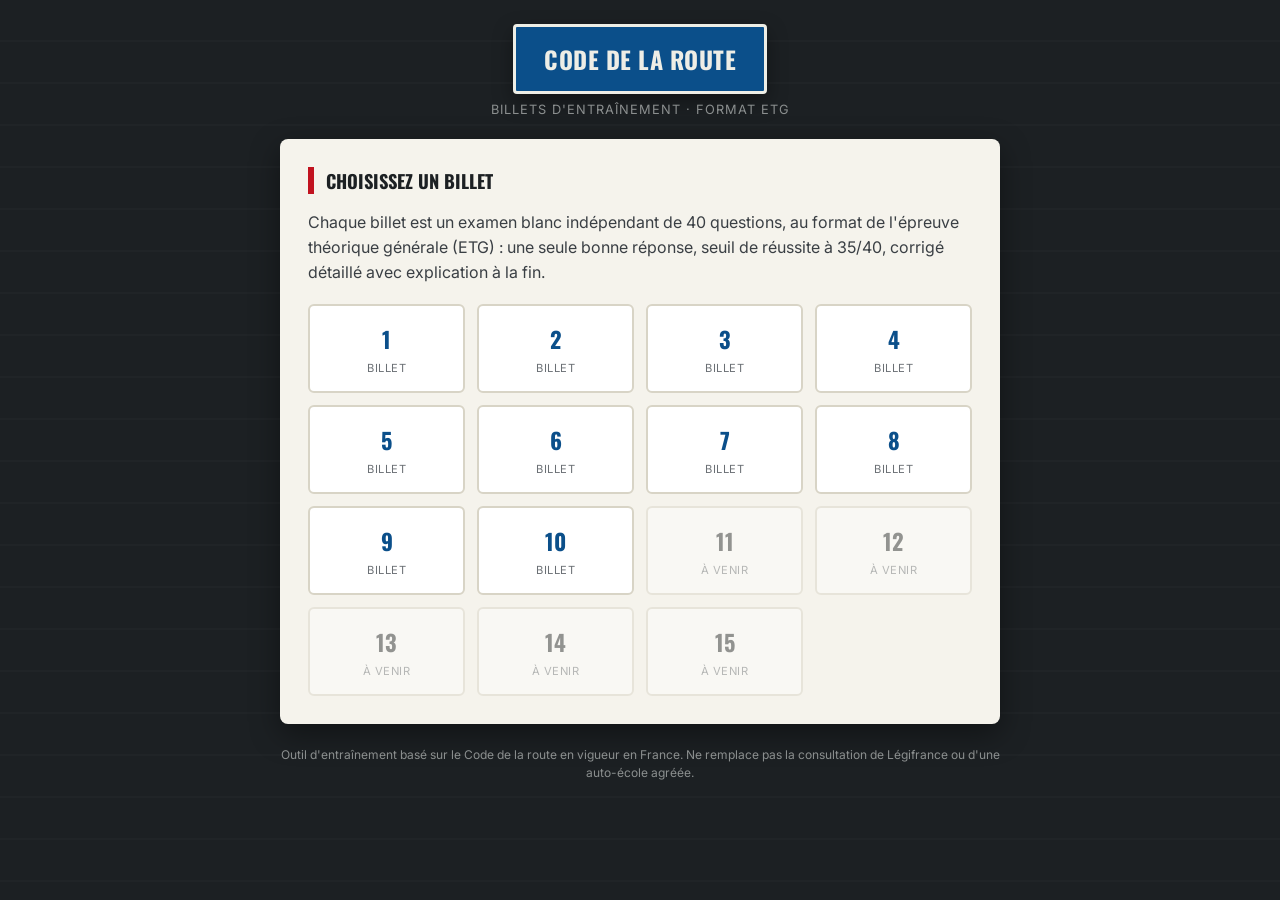
<file: index.html>
<!DOCTYPE html>
<html lang="fr">
<head>
<meta charset="UTF-8">
<meta name="viewport" content="width=device-width, initial-scale=1.0">
<title>Code de la Route — Billets d'entraînement</title>
<link rel="preconnect" href="https://fonts.googleapis.com">
<link href="https://fonts.googleapis.com/css2?family=Oswald:wght@400;500;600;700&family=Inter:wght@400;500;600;700&display=swap" rel="stylesheet">
<style>
  :root{
    --asphalt:#1c2023;
    --lane:#eeeee6;
    --lane-dim:#8b8f8f;
    --sign-blue:#0b4f8a;
    --sign-blue-dark:#08395f;
    --sign-red:#c1121f;
    --sign-yellow:#f4b400;
    --go-green:#2e7d32;
    --paper:#f5f3ec;
    --ink:#1c2023;
    --muted:#6b7075;
  }
  *{box-sizing:border-box;}
  html,body{margin:0;padding:0;}
  body{
    background:
      repeating-linear-gradient(180deg, transparent 0 40px, rgba(255,255,255,0.02) 40px 42px),
      var(--asphalt);
    color:var(--lane);
    font-family:'Inter',system-ui,sans-serif;
    min-height:100vh;
    display:flex;
    justify-content:center;
    padding:24px 16px 60px;
  }
  .app{width:100%;max-width:720px;}
  .gantry{text-align:center;margin-bottom:22px;}
  .gantry-sign{
    display:inline-block;
    background:var(--sign-blue);
    border:3px solid var(--lane);
    border-radius:4px;
    padding:14px 28px;
    box-shadow:0 8px 20px rgba(0,0,0,0.35);
  }
  .gantry-sign h1{
    font-family:'Oswald',sans-serif;
    font-weight:700;
    letter-spacing:0.5px;
    text-transform:uppercase;
    font-size:1.5rem;
    margin:0;
    color:var(--lane);
  }
  .gantry-sub{
    font-size:0.8rem;
    color:var(--lane-dim);
    margin-top:8px;
    letter-spacing:1px;
    text-transform:uppercase;
  }
  .panel{
    background:var(--paper);
    color:var(--ink);
    border-radius:8px;
    padding:28px;
    box-shadow:0 10px 30px rgba(0,0,0,0.4);
  }
  .panel p{line-height:1.55;color:#3a3f44;}
  .panel h2{
    font-family:'Oswald',sans-serif;
    text-transform:uppercase;
    font-size:1.15rem;
    margin-top:0;
    border-left:6px solid var(--sign-red);
    padding-left:12px;
  }
  .billet-grid{
    display:grid;
    grid-template-columns:repeat(auto-fill,minmax(150px,1fr));
    gap:12px;
    margin-top:20px;
  }
  .billet-card{
    display:flex;
    flex-direction:column;
    align-items:center;
    justify-content:center;
    gap:6px;
    border:2px solid #d8d4c6;
    background:#fff;
    border-radius:6px;
    padding:16px 10px;
    text-decoration:none;
    color:var(--ink);
    transition:border-color .12s ease, transform .12s ease;
  }
  .billet-card.available:hover{border-color:var(--sign-blue);transform:translateY(-2px);}
  .billet-card.available .num{color:var(--sign-blue);}
  .billet-card.locked{opacity:0.45;cursor:default;}
  .billet-card .num{
    font-family:'Oswald',sans-serif;
    font-weight:700;
    font-size:1.4rem;
  }
  .billet-card .label{
    font-size:0.7rem;
    text-transform:uppercase;
    letter-spacing:0.5px;
    color:var(--muted);
  }
  footer.note{
    text-align:center;
    color:var(--lane-dim);
    font-size:0.75rem;
    margin-top:22px;
    line-height:1.5;
  }
</style>
</head>
<body>
<div class="app">

  <div class="gantry">
    <div class="gantry-sign">
      <h1>Code de la route</h1>
    </div>
    <div class="gantry-sub">Billets d'entraînement · Format ETG</div>
  </div>

  <div class="panel">
    <h2>Choisissez un billet</h2>
    <p>Chaque billet est un examen blanc indépendant de 40 questions, au format de l'épreuve théorique générale (ETG) : une seule bonne réponse, seuil de réussite à 35/40, corrigé détaillé avec explication à la fin.</p>
    <div class="billet-grid" id="billetGrid"></div>
  </div>

  <footer class="note">Outil d'entraînement basé sur le Code de la route en vigueur en France. Ne remplace pas la consultation de Légifrance ou d'une auto-école agréée.</footer>
</div>

<script>
  // Total de billets prévus dans le programme (extensible). AVAILABLE indique ceux déjà publiés.
  const TOTAL_BILLETS = 15;
  const AVAILABLE = [1, 2, 3, 4, 5, 6, 7, 8, 9, 10];

  const grid = document.getElementById('billetGrid');
  for(let i = 1; i <= TOTAL_BILLETS; i++){
    const isAvailable = AVAILABLE.includes(i);
    const num = String(i).padStart(2, '0');
    const el = document.createElement(isAvailable ? 'a' : 'div');
    el.className = 'billet-card ' + (isAvailable ? 'available' : 'locked');
    if(isAvailable) el.href = 'billet-' + num + '.html';
    el.innerHTML = `<span class="num">${i}</span><span class="label">${isAvailable ? 'Billet' : 'À venir'}</span>`;
    grid.appendChild(el);
  }
</script>
</body>
</html>
</file>
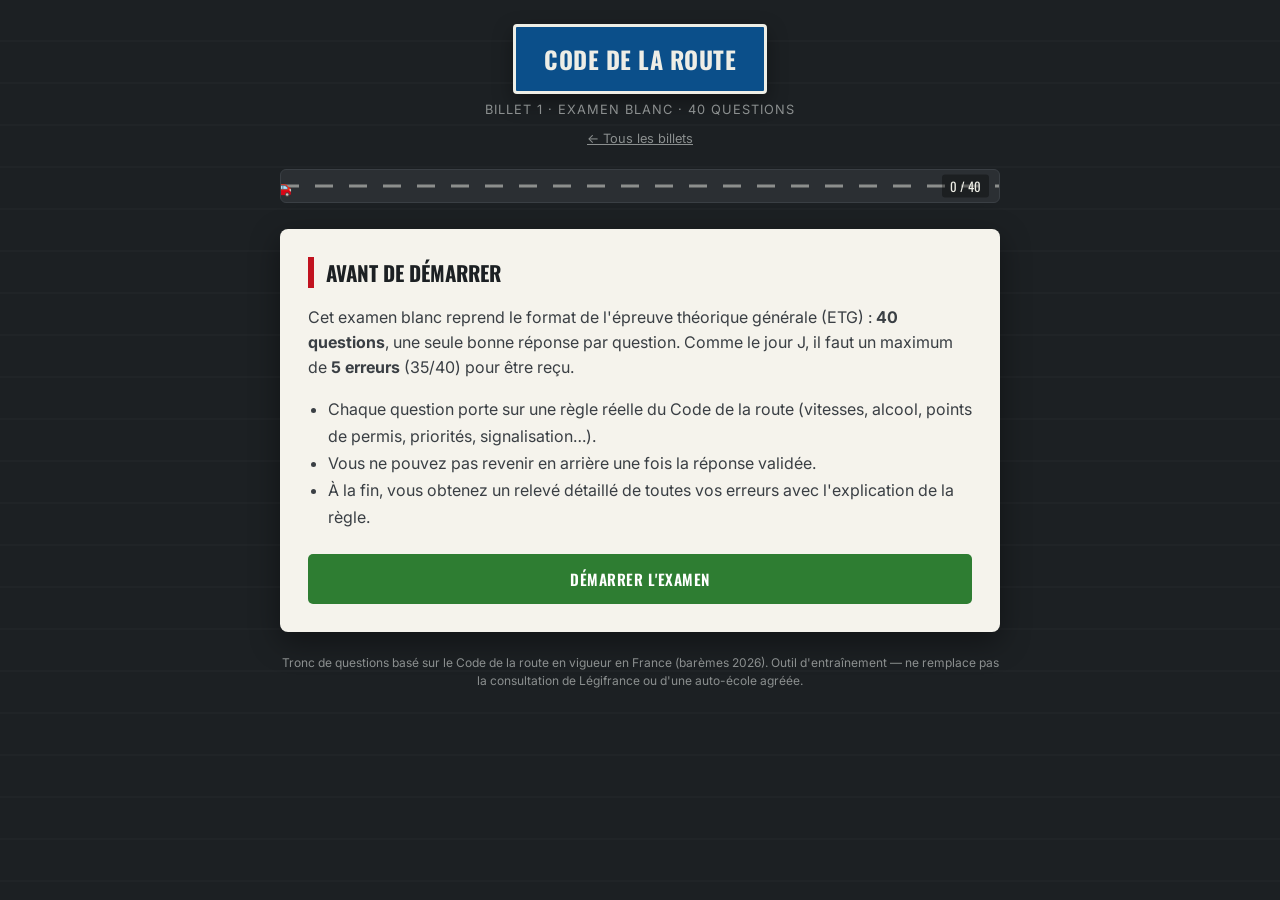
<file: billet-01.html>
<!DOCTYPE html>
<html lang="fr">
<head>
<meta charset="UTF-8">
<meta name="viewport" content="width=device-width, initial-scale=1.0">
<title>Code de la Route — Billet 1</title>
<link rel="preconnect" href="https://fonts.googleapis.com">
<link href="https://fonts.googleapis.com/css2?family=Oswald:wght@400;500;600;700&family=Inter:wght@400;500;600;700&display=swap" rel="stylesheet">
<style>
  :root{
    --asphalt:#1c2023;
    --asphalt-2:#252a2e;
    --lane:#eeeee6;
    --lane-dim:#8b8f8f;
    --sign-blue:#0b4f8a;
    --sign-blue-dark:#08395f;
    --sign-red:#c1121f;
    --sign-yellow:#f4b400;
    --go-green:#2e7d32;
    --paper:#f5f3ec;
    --ink:#1c2023;
    --muted:#6b7075;
  }
  *{box-sizing:border-box;}
  html,body{margin:0;padding:0;}
  body{
    background:
      repeating-linear-gradient(180deg, transparent 0 40px, rgba(255,255,255,0.02) 40px 42px),
      var(--asphalt);
    color:var(--lane);
    font-family:'Inter',system-ui,sans-serif;
    min-height:100vh;
    display:flex;
    justify-content:center;
    padding:24px 16px 60px;
  }
  .app{width:100%;max-width:720px;}

  /* ---- Header / gantry ---- */
  .gantry{
    text-align:center;
    margin-bottom:22px;
  }
  .gantry-sign{
    display:inline-block;
    background:var(--sign-blue);
    border:3px solid var(--lane);
    border-radius:4px;
    padding:14px 28px;
    box-shadow:0 8px 20px rgba(0,0,0,0.35);
  }
  .gantry-sign h1{
    font-family:'Oswald',sans-serif;
    font-weight:700;
    letter-spacing:0.5px;
    text-transform:uppercase;
    font-size:1.5rem;
    margin:0;
    color:var(--lane);
  }
  .gantry-sub{
    font-size:0.8rem;
    color:var(--lane-dim);
    margin-top:8px;
    letter-spacing:1px;
    text-transform:uppercase;
  }

  /* ---- Road progress bar ---- */
  .road{
    position:relative;
    height:34px;
    background:#2b2f33;
    border-radius:6px;
    margin-bottom:26px;
    overflow:hidden;
    border:1px solid #3a3f44;
  }
  .road-line{
    position:absolute;
    top:50%;
    left:0;
    width:100%;
    height:3px;
    transform:translateY(-50%);
    background-image:repeating-linear-gradient(90deg, var(--lane) 0 18px, transparent 18px 34px);
    opacity:0.5;
  }
  .road-fill{
    position:absolute;
    top:0;left:0;bottom:0;
    width:0%;
    background:rgba(46,125,50,0.35);
    transition:width .35s ease;
  }
  .road-car{
    position:absolute;
    top:50%;
    transform:translate(-50%,-50%);
    font-size:1.1rem;
    transition:left .35s ease;
    left:0%;
  }
  .road-count{
    position:absolute;
    right:10px;top:50%;transform:translateY(-50%);
    font-family:'Oswald',sans-serif;
    font-size:0.8rem;
    color:var(--lane);
    background:rgba(0,0,0,0.35);
    padding:2px 8px;
    border-radius:3px;
  }

  /* ---- Screens ---- */
  .screen{display:none;}
  .screen.active{display:block;}

  .panel{
    background:var(--paper);
    color:var(--ink);
    border-radius:8px;
    padding:28px;
    box-shadow:0 10px 30px rgba(0,0,0,0.4);
  }

  /* Intro */
  .intro h2{
    font-family:'Oswald',sans-serif;
    text-transform:uppercase;
    font-size:1.3rem;
    margin-top:0;
    border-left:6px solid var(--sign-red);
    padding-left:12px;
  }
  .intro p{line-height:1.55;color:#3a3f44;}
  .intro ul{color:#3a3f44;line-height:1.7;padding-left:20px;}
  .btn{
    font-family:'Oswald',sans-serif;
    text-transform:uppercase;
    letter-spacing:0.5px;
    font-weight:600;
    font-size:0.95rem;
    border:none;
    border-radius:5px;
    padding:14px 26px;
    cursor:pointer;
    transition:transform .12s ease, box-shadow .12s ease;
  }
  .btn:active{transform:translateY(1px);}
  .btn-primary{background:var(--go-green);color:#fff;}
  .btn-primary:hover{box-shadow:0 4px 14px rgba(46,125,50,0.5);}
  .btn-secondary{background:transparent;border:2px solid var(--sign-blue);color:var(--sign-blue);}
  .btn-block{width:100%;}
  .btn-row{display:flex;gap:12px;margin-top:22px;}

  /* Question card */
  .q-badge{
    display:inline-block;
    font-family:'Oswald',sans-serif;
    font-size:0.75rem;
    letter-spacing:0.5px;
    text-transform:uppercase;
    background:var(--sign-yellow);
    color:#3a2a00;
    padding:3px 10px;
    border-radius:3px;
    margin-bottom:12px;
    font-weight:600;
  }
  .q-text{
    font-size:1.15rem;
    line-height:1.5;
    font-weight:600;
    margin:0 0 20px;
  }
  .options{display:flex;flex-direction:column;gap:10px;}
  .option{
    display:flex;
    align-items:flex-start;
    gap:12px;
    border:2px solid #d8d4c6;
    background:#fff;
    border-radius:6px;
    padding:12px 14px;
    cursor:pointer;
    transition:border-color .12s ease, background .12s ease;
    line-height:1.4;
  }
  .option:hover{border-color:var(--sign-blue);}
  .option.selected{border-color:var(--sign-blue);background:#eaf2fa;}
  .option input{margin-top:3px;accent-color:var(--sign-blue);}
  .qa-footer{display:flex;justify-content:space-between;align-items:center;margin-top:24px;}
  .qa-footer .btn:disabled{opacity:0.4;cursor:not-allowed;}

  /* Results */
  .permit-card{
    background:linear-gradient(135deg,#0b4f8a,#08395f);
    color:#fff;
    border-radius:10px;
    padding:26px;
    position:relative;
    overflow:hidden;
    margin-bottom:24px;
  }
  .permit-card::before{
    content:'';
    position:absolute;
    inset:0;
    background:repeating-linear-gradient(115deg, rgba(255,255,255,0.04) 0 2px, transparent 2px 14px);
  }
  .permit-eyebrow{
    font-family:'Oswald',sans-serif;
    font-size:0.75rem;
    letter-spacing:1.5px;
    text-transform:uppercase;
    opacity:0.75;
  }
  .permit-score{
    font-family:'Oswald',sans-serif;
    font-size:3rem;
    font-weight:700;
    margin:6px 0 4px;
  }
  .permit-detail{font-size:0.9rem;opacity:0.85;}
  .stamp{
    position:absolute;
    right:22px;
    top:26px;
    font-family:'Oswald',sans-serif;
    font-weight:700;
    font-size:1.3rem;
    letter-spacing:2px;
    padding:8px 16px;
    border:4px solid currentColor;
    border-radius:8px;
    transform:rotate(-8deg);
    text-transform:uppercase;
  }
  .stamp.pass{color:#5fd86b;}
  .stamp.fail{color:#ff6b6b;}

  .review-item{
    border-bottom:1px solid #e3dfd0;
    padding:16px 0;
  }
  .review-item:last-child{border-bottom:none;}
  .review-q{font-weight:600;margin-bottom:8px;line-height:1.4;}
  .review-line{font-size:0.92rem;line-height:1.5;margin:4px 0;}
  .tag-wrong{color:var(--sign-red);font-weight:600;}
  .tag-right{color:var(--go-green);font-weight:600;}
  .explain{
    background:#efece0;
    border-left:4px solid var(--sign-yellow);
    padding:10px 12px;
    margin-top:8px;
    font-size:0.9rem;
    border-radius:0 4px 4px 0;
    color:#3a3f44;
  }
  .filter-row{display:flex;gap:8px;margin-bottom:18px;flex-wrap:wrap;}
  .filter-btn{
    font-family:'Oswald',sans-serif;
    font-size:0.75rem;
    text-transform:uppercase;
    letter-spacing:0.4px;
    background:#e6e2d3;
    border:none;
    padding:6px 12px;
    border-radius:14px;
    cursor:pointer;
    color:#3a3f44;
  }
  .filter-btn.active{background:var(--sign-blue);color:#fff;}

  footer.note{
    text-align:center;
    color:var(--lane-dim);
    font-size:0.75rem;
    margin-top:22px;
    line-height:1.5;
  }

  @media (max-width:480px){
    .panel{padding:20px;}
    .permit-score{font-size:2.2rem;}
    .stamp{font-size:1rem;right:14px;top:18px;padding:6px 10px;}
  }
</style>
</head>
<body>
<div class="app">

  <div class="gantry">
    <div class="gantry-sign">
      <h1>Code de la route</h1>
    </div>
    <div class="gantry-sub">Billet 1 · Examen blanc · 40 questions</div>
    <div style="margin-top:10px;"><a href="index.html" style="color:var(--lane-dim);font-size:0.8rem;text-decoration:underline;">&larr; Tous les billets</a></div>
  </div>

  <div class="road" id="roadBar">
    <div class="road-fill" id="roadFill"></div>
    <div class="road-line"></div>
    <div class="road-car" id="roadCar">🚗</div>
    <div class="road-count" id="roadCount">0 / 40</div>
  </div>

  <!-- INTRO SCREEN -->
  <div class="screen active" id="screen-intro">
    <div class="panel intro">
      <h2>Avant de démarrer</h2>
      <p>Cet examen blanc reprend le format de l'épreuve théorique générale (ETG) : <strong>40 questions</strong>, une seule bonne réponse par question. Comme le jour J, il faut un maximum de <strong>5 erreurs</strong> (35/40) pour être reçu.</p>
      <ul>
        <li>Chaque question porte sur une règle réelle du Code de la route (vitesses, alcool, points de permis, priorités, signalisation…).</li>
        <li>Vous ne pouvez pas revenir en arrière une fois la réponse validée.</li>
        <li>À la fin, vous obtenez un relevé détaillé de toutes vos erreurs avec l'explication de la règle.</li>
      </ul>
      <div class="btn-row">
        <button class="btn btn-primary btn-block" onclick="startExam()">Démarrer l'examen</button>
      </div>
    </div>
  </div>

  <!-- QUIZ SCREEN -->
  <div class="screen" id="screen-quiz">
    <div class="panel">
      <div class="q-badge" id="qCategory">Catégorie</div>
      <p class="q-text" id="qText">Question</p>
      <div class="options" id="qOptions"></div>
      <div class="qa-footer">
        <span style="font-size:0.85rem;color:var(--muted);" id="qProgressLabel"></span>
        <button class="btn btn-primary" id="nextBtn" disabled onclick="nextQuestion()">Valider</button>
      </div>
    </div>
  </div>

  <!-- RESULTS SCREEN -->
  <div class="screen" id="screen-results">
    <div class="permit-card">
      <div class="permit-eyebrow">Résultat de l'examen</div>
      <div class="permit-score" id="resScore">0 / 40</div>
      <div class="permit-detail" id="resDetail">0 erreur(s)</div>
      <div class="stamp" id="resStamp">—</div>
    </div>

    <div class="panel">
      <h2 style="font-family:'Oswald',sans-serif;text-transform:uppercase;font-size:1.15rem;margin-top:0;border-left:6px solid var(--sign-blue);padding-left:12px;">Corrigé détaillé</h2>
      <div class="filter-row">
        <button class="filter-btn active" data-filter="all" onclick="setFilter('all')">Toutes (40)</button>
        <button class="filter-btn" data-filter="wrong" onclick="setFilter('wrong')">Erreurs uniquement</button>
      </div>
      <div id="reviewList"></div>
      <div class="btn-row">
        <button class="btn btn-secondary btn-block" onclick="location.reload()">Repasser l'examen</button>
      </div>
    </div>
  </div>

  <footer class="note">Tronc de questions basé sur le Code de la route en vigueur en France (barèmes 2026). Outil d'entraînement — ne remplace pas la consultation de Légifrance ou d'une auto-école agréée.</footer>
</div>

<script>
const QUESTIONS = [
  {cat:"Vitesses", q:"Quelle est la vitesse maximale autorisée en agglomération, sauf signalisation contraire ?", options:["30 km/h","50 km/h","70 km/h"], correct:1, ex:"La vitesse par défaut en agglomération est de 50 km/h. Certaines communes abaissent cette limite à 30 km/h sur une partie de leur réseau, mais 50 km/h reste la règle générale."},
  {cat:"Vitesses", q:"Hors agglomération, sur une route à double sens sans séparateur central, la vitesse est en principe limitée à :", options:["70 km/h","80 km/h","90 km/h"], correct:1, ex:"Depuis le 1er juillet 2018, la vitesse par défaut sur ces routes est de 80 km/h. Certains départements peuvent relever ponctuellement la limite à 90 km/h sur des tronçons précis, signalés en conséquence."},
  {cat:"Vitesses", q:"Sur autoroute, par temps sec, la vitesse maximale autorisée est de :", options:["110 km/h","120 km/h","130 km/h"], correct:2, ex:"130 km/h est la vitesse maximale légale sur autoroute par temps sec et bonne visibilité. Elle descend à 110 km/h en cas de pluie ou de visibilité réduite."},
  {cat:"Vitesses", q:"Sur autoroute, en cas de pluie, la vitesse maximale autorisée passe à :", options:["90 km/h","110 km/h","120 km/h"], correct:1, ex:"La pluie ou toute chaussée mouillée abaisse automatiquement la limite autoroutière de 130 à 110 km/h, pour compenser l'allongement des distances de freinage."},
  {cat:"Vitesses", q:"Pendant la période probatoire, la vitesse maximale sur autoroute est de :", options:["100 km/h","110 km/h","130 km/h"], correct:1, ex:"Les conducteurs en période probatoire sont plafonnés à 110 km/h sur autoroute (au lieu de 130 km/h), et ce quelles que soient les conditions météo."},
  {cat:"Vitesses", q:"Pendant la période probatoire, sur une route à deux chaussées séparées par un terre-plein central, la vitesse maximale est de :", options:["90 km/h","100 km/h","110 km/h"], correct:1, ex:"Le plafond probatoire sur voie express (chaussées séparées) est de 100 km/h, contre 110 km/h pour un conducteur confirmé."},
  {cat:"Vitesses", q:"Un excès de vitesse de 45 km/h au-dessus de la limite autorisée est aujourd'hui qualifié de :", options:["Simple contravention","Délit","Avertissement sans suite"], correct:1, ex:"Depuis le 29 décembre 2025, tout excès de vitesse égal ou supérieur à 50 km/h constitue un délit. À 45 km/h, on reste dans le régime contraventionnel (classe 4), mais avec des sanctions déjà lourdes ; le seuil délictuel se situe précisément à 50 km/h."},
  {cat:"Vitesses", q:"Un dépassement de vitesse de 55 km/h au-dessus de la limite entraîne notamment :", options:["Un simple rappel à la loi","Un retrait de points sans autre conséquence","Une suspension de permis pouvant aller jusqu'à 6 mois et un retrait de 6 points"], correct:2, ex:"Au-delà de 50 km/h de dépassement, l'infraction est un délit : suspension immédiate possible jusqu'à 6 mois, amende pouvant atteindre 1 500 € (3 750 € en récidive) et retrait de 6 points."},
  {cat:"Vitesses", q:"Un excès de vitesse compris entre 1 et 4 km/h au-dessus de la limite retenue entraîne-t-il un retrait de points ?", options:["Oui, systématiquement 1 point","Non, depuis le 1er janvier 2024","Oui, mais seulement en agglomération"], correct:1, ex:"Depuis le 1er janvier 2024, les dépassements inférieurs à 5 km/h ne font plus perdre de points, même si l'amende forfaitaire reste due."},
  {cat:"Alcool & stupéfiants", q:"Quel est le taux d'alcoolémie maximal autorisé pour un conducteur titulaire du permis depuis plus de 3 ans ?", options:["0,2 g/L de sang","0,5 g/L de sang","0,8 g/L de sang"], correct:1, ex:"Le seuil légal général est de 0,5 gramme d'alcool par litre de sang (soit 0,25 mg/L d'air expiré)."},
  {cat:"Alcool & stupéfiants", q:"Pendant la période probatoire, le taux d'alcoolémie maximal autorisé est de :", options:["0,0 g/L strictement","0,2 g/L de sang","0,5 g/L de sang"], correct:1, ex:"Les conducteurs novices (période probatoire) sont soumis à un seuil abaissé de 0,2 g/L de sang, soit une tolérance quasi nulle."},
  {cat:"Alcool & stupéfiants", q:"Conduire avec des stupéfiants dans le sang combiné à une alcoolémie supérieure à 0,5 g/L constitue :", options:["Une simple contravention", "Une circonstance aggravante, avec des peines pouvant atteindre 3 ans de prison et 9 000 € d'amende", "Un motif de sursis automatique"], correct:1, ex:"Cette combinaison est traitée comme une circonstance aggravante par la loi, avec des sanctions pénales renforcées."},
  {cat:"Points de permis", q:"Combien de points comporte un permis de conduire pour un conducteur confirmé (hors période probatoire) ?", options:["6 points","10 points","12 points"], correct:2, ex:"Le capital maximal est de 12 points pour un conducteur ayant terminé sa période probatoire sans infraction majeure."},
  {cat:"Points de permis", q:"Un conducteur qui vient d'obtenir son permis (formation classique, hors conduite accompagnée) démarre avec :", options:["6 points","8 points","12 points"], correct:0, ex:"En période probatoire classique, le permis démarre avec un capital de 6 points, qui augmente progressivement pour atteindre 12 points au bout de 3 ans sans infraction."},
  {cat:"Points de permis", q:"Le non-port de la ceinture de sécurité entraîne :", options:["Un retrait de 1 point", "Un retrait de 3 points et une amende", "Aucun retrait de points, seulement une amende"], correct:1, ex:"Le défaut de port de la ceinture est sanctionné par un retrait de 3 points, en plus de l'amende forfaitaire."},
  {cat:"Points de permis", q:"L'usage d'un téléphone tenu en main au volant entraîne :", options:["Un retrait de 3 points et une amende de 135 €", "Un simple avertissement", "Un retrait de 1 point uniquement"], correct:0, ex:"Tenir son téléphone en main en conduisant coûte 3 points et une amende forfaitaire de 135 €. Seuls les systèmes mains-libres sont tolérés."},
  {cat:"Priorités", q:"En l'absence de toute signalisation, à une intersection de deux routes de même importance, la priorité revient :", options:["Au véhicule le plus rapide", "Au véhicule venant de la droite", "Au véhicule le plus gros"], correct:1, ex:"C'est la règle de la priorité à droite : en l'absence de panneau, chaque conducteur doit céder le passage au véhicule arrivant de sa droite."},
  {cat:"Priorités", q:"Dans un rond-point (giratoire) non muni de feux, sans autre indication contraire, la priorité appartient en général :", options:["Aux véhicules déjà engagés dans l'anneau", "Aux véhicules qui s'apprêtent à entrer", "Au premier arrivé, quel que soit le sens"], correct:0, ex:"En France, sauf signalisation contraire, les véhicules circulant déjà dans le giratoire sont prioritaires ; ceux qui souhaitent y entrer doivent céder le passage, généralement annoncé par un panneau « Cédez le passage »."},
  {cat:"Priorités", q:"À un passage piéton non muni de feux, un piéton qui a commencé à traverser :", options:["Doit laisser passer les véhicules", "Est prioritaire et le conducteur doit s'arrêter", "N'a aucune priorité particulière"], correct:1, ex:"Le conducteur doit céder le passage à tout piéton déjà engagé sur un passage piéton, ou manifestant clairement son intention de traverser."},
  {cat:"Signalisation", q:"Un panneau de forme triangulaire à bordure rouge signale en général :", options:["Une interdiction", "Un danger", "Une obligation"], correct:1, ex:"Les panneaux triangulaires à bordure rouge sont des panneaux de danger, annonçant un risque particulier sur la route à venir."},
  {cat:"Signalisation", q:"Un panneau rond à fond blanc et bordure rouge signale en général :", options:["Une interdiction", "Une indication utile", "Un danger"], correct:0, ex:"Les panneaux ronds à bordure rouge sur fond blanc indiquent une interdiction (sens interdit, interdiction de dépasser, limitation de vitesse, etc.)."},
  {cat:"Signalisation", q:"Un panneau rond à fond bleu signale en général :", options:["Une obligation", "Un danger", "Une interdiction"], correct:0, ex:"Les panneaux ronds à fond bleu indiquent une obligation (direction obligatoire, piste cyclable obligatoire, vitesse minimale, etc.)."},
  {cat:"Signalisation", q:"Au panneau STOP, le conducteur doit :", options:["Ralentir fortement sans nécessairement s'arrêter", "Marquer un arrêt total, même si aucune voie n'est visible comme dangereuse", "S'arrêter seulement si un autre véhicule est visible"], correct:1, ex:"Le STOP impose un arrêt complet du véhicule, quelles que soient les circonstances, avant de céder le passage et de repartir."},
  {cat:"Signalisation", q:"Au panneau « Cédez le passage », l'arrêt du véhicule est-il toujours obligatoire ?", options:["Oui, systématiquement", "Non, seulement si la situation l'exige pour céder la priorité", "Non, ce panneau ne concerne que les piétons"], correct:1, ex:"Contrairement au STOP, « Cédez le passage » n'impose pas un arrêt total systématique : il oblige à ralentir et, si nécessaire, à s'arrêter pour laisser la priorité aux autres usagers."},
  {cat:"Signalisation", q:"Dans une « zone 30 », la vitesse maximale autorisée est de :", options:["20 km/h", "30 km/h", "50 km/h"], correct:1, ex:"Comme son nom l'indique, une zone 30 limite la vitesse à 30 km/h pour l'ensemble des véhicules qui y circulent."},
  {cat:"Signalisation", q:"Dans une « zone de rencontre », la vitesse est limitée à :", options:["20 km/h, piétons prioritaires", "30 km/h, priorité aux véhicules", "50 km/h comme en agglomération"], correct:0, ex:"La zone de rencontre limite la vitesse à 20 km/h et donne aux piétons la priorité sur l'ensemble de la chaussée, y compris hors passage piéton."},
  {cat:"Sécurité routière", q:"La règle empirique de distance de sécurité entre deux véhicules qui se suivent correspond à un intervalle minimal d'environ :", options:["0,5 seconde", "2 secondes", "5 secondes"], correct:1, ex:"On retient généralement un intervalle minimal de 2 secondes entre deux véhicules par conditions normales, permettant de réagir et freiner en cas de besoin."},
  {cat:"Sécurité routière", q:"En cas d'arrêt d'urgence ou de danger imminent pour la circulation, le conducteur doit notamment :", options:["Klaxonner en continu uniquement", "Allumer ses feux de détresse", "Faire des appels de phares uniquement"], correct:1, ex:"Les feux de détresse doivent être utilisés pour signaler un arrêt d'urgence, un danger ou un ralentissement brutal, afin d'avertir les autres usagers."},
  {cat:"Sécurité routière", q:"En cas de panne ou d'accident immobilisant le véhicule sur la chaussée, le conducteur doit notamment :", options:["Rester dans le véhicule en toutes circonstances", "Placer un triangle de présignalisation et revêtir un gilet haute visibilité avant de sortir du véhicule", "Attendre les secours sans signaler le véhicule"], correct:1, ex:"Il faut baliser le véhicule avec un triangle de présignalisation et porter un gilet rétroréfléchissant, idéalement avant de descendre du véhicule, pour assurer sa propre sécurité et celle des autres usagers."},
  {cat:"Points de permis", q:"Lorsqu'un conducteur atteint 0 point sur son permis, cela entraîne :", options:["Une simple amende", "L'invalidation du permis, avec obligation de repasser les examens", "Un simple avertissement écrit"], correct:1, ex:"Arriver à 0 point entraîne l'invalidation du permis de conduire : le conducteur doit rendre son titre et repasser le code et, selon le cas, la conduite."},
  {cat:"Circulation urbaine", q:"Les zones à faibles émissions mobilité (ZFE-m) conditionnent la circulation de certains véhicules à :", options:["Un contrôle technique récent uniquement", "L'apposition d'une vignette Crit'Air adaptée", "Une autorisation municipale individuelle"], correct:1, ex:"Dans les ZFE-m, l'accès des véhicules est conditionné à la vignette Crit'Air correspondant à leur niveau de pollution, les plus polluants étant progressivement exclus."},
  {cat:"Deux-roues", q:"Le port du casque homologué est obligatoire pour :", options:["Uniquement les motards sur autoroute", "Tout conducteur et passager de moto ou cyclomoteur", "Uniquement si la vitesse dépasse 50 km/h"], correct:1, ex:"Le port du casque homologué et attaché est obligatoire pour le conducteur et tout passager d'une moto ou d'un cyclomoteur, quelle que soit la route empruntée."},
  {cat:"Vitesses", q:"En agglomération, un excès de vitesse compris entre 5 et 19 km/h au-dessus de la limite est sanctionné par une contravention de :", options:["1ère classe", "3ème classe", "4ème classe"], correct:2, ex:"En agglomération (limite à 50 km/h), un tel dépassement relève d'une contravention de 4ème classe (135 €), avec retrait d'un point."},
  {cat:"Vitesses", q:"Hors agglomération, un excès de vitesse compris entre 5 et 19 km/h au-dessus de la limite est sanctionné par une contravention de :", options:["3ème classe", "4ème classe", "5ème classe"], correct:0, ex:"Hors agglomération, ce même type de dépassement modéré relève d'une contravention de 3ème classe (68 €), avec retrait d'un point."},
  {cat:"Vitesses", q:"Un excès de vitesse de 35 km/h au-dessus de la limite autorisée entraîne un retrait de :", options:["1 point", "3 points", "6 points"], correct:1, ex:"Un dépassement compris entre 30 et 39 km/h est une contravention de 4ème classe entraînant un retrait de 3 points, avec risque de suspension judiciaire du permis."},
  {cat:"Priorités", q:"Sur autoroute, avant de s'engager, un conducteur venant d'une bretelle d'insertion doit :", options:["S'arrêter systématiquement sur la bande d'arrêt d'urgence", "S'insérer en cédant le passage aux véhicules déjà présents sur l'autoroute", "Forcer le passage car il est prioritaire"], correct:1, ex:"Les véhicules circulant déjà sur l'autoroute sont prioritaires : celui qui s'insère doit adapter sa vitesse et céder le passage si nécessaire."},
  {cat:"Stationnement", q:"Un stationnement qui gêne la circulation sans la mettre en danger est qualifié de stationnement :", options:["Gênant", "Dangereux", "Toléré"], correct:0, ex:"On distingue le stationnement gênant (qui entrave la circulation ou l'usage normal de la voie) du stationnement dangereux (qui crée un risque direct pour la sécurité), ce dernier étant sanctionné plus sévèrement."},
  {cat:"Contrôles", q:"Depuis 2026, les tests salivaires de dépistage de stupéfiants sont utilisés de façon systématique :", options:["Uniquement lors des contrôles aléatoires de nuit", "Après tout accident corporel", "Uniquement à la demande du conducteur"], correct:1, ex:"Les tests salivaires sont désormais systématiques après tout accident corporel, et leur usage est étendu lors des contrôles routiers courants."},
  {cat:"Points de permis", q:"Le stage de sensibilisation à la sécurité routière permet, dans certaines limites, de :", options:["Récupérer jusqu'à 4 points en 2 jours", "Effacer définitivement toutes ses infractions passées", "Obtenir un doublement automatique de son capital de points"], correct:0, ex:"Suivre volontairement un stage agréé de sécurité routière (2 jours) permet de récupérer jusqu'à 4 points, dans la limite du plafond légal du permis."},
  {cat:"Sécurité routière", q:"Le port de la ceinture de sécurité est-il obligatoire pour les passagers assis à l'arrière du véhicule ?", options:["Non, seulement à l'avant", "Oui, pour tous les occupants équipés d'une ceinture", "Seulement hors agglomération"], correct:1, ex:"La ceinture de sécurité est obligatoire pour tous les occupants du véhicule, à l'avant comme à l'arrière, dès lors que le siège est équipé d'une ceinture."}
];

let current = 0;
let answers = []; // {selected, correct, locked}

function startExam(){
  document.getElementById('screen-intro').classList.remove('active');
  document.getElementById('screen-quiz').classList.add('active');
  renderQuestion();
}

function renderQuestion(){
  const q = QUESTIONS[current];
  document.getElementById('qCategory').textContent = q.cat;
  document.getElementById('qText').textContent = (current+1) + ". " + q.q;
  document.getElementById('qProgressLabel').textContent = "Question " + (current+1) + " sur " + QUESTIONS.length;
  const opts = document.getElementById('qOptions');
  opts.innerHTML = '';
  q.options.forEach((opt, idx) => {
    const div = document.createElement('label');
    div.className = 'option';
    div.innerHTML = `<input type="radio" name="opt" value="${idx}"> <span>${opt}</span>`;
    div.addEventListener('click', () => selectOption(idx));
    opts.appendChild(div);
  });
  document.getElementById('nextBtn').disabled = true;
  document.getElementById('nextBtn').textContent = (current === QUESTIONS.length - 1) ? 'Voir les résultats' : 'Valider';
  updateRoad();
}

function selectOption(idx){
  document.querySelectorAll('.option').forEach((el,i) => {
    el.classList.toggle('selected', i === idx);
    el.querySelector('input').checked = (i === idx);
  });
  document.getElementById('nextBtn').disabled = false;
  document.getElementById('nextBtn').dataset.selected = idx;
}

function nextQuestion(){
  const btn = document.getElementById('nextBtn');
  const selected = parseInt(btn.dataset.selected);
  const q = QUESTIONS[current];
  answers.push({selected: selected, correct: q.correct, isCorrect: selected === q.correct});
  current++;
  if(current < QUESTIONS.length){
    renderQuestion();
  } else {
    showResults();
  }
}

function updateRoad(){
  const pct = (current / QUESTIONS.length) * 100;
  document.getElementById('roadFill').style.width = pct + '%';
  document.getElementById('roadCar').style.left = pct + '%';
  document.getElementById('roadCount').textContent = current + ' / ' + QUESTIONS.length;
}

function showResults(){
  document.getElementById('screen-quiz').classList.remove('active');
  document.getElementById('screen-results').classList.add('active');
  updateRoad();
  document.getElementById('roadFill').style.width='100%';
  document.getElementById('roadCar').style.left='100%';
  document.getElementById('roadCount').textContent = QUESTIONS.length + ' / ' + QUESTIONS.length;

  const score = answers.filter(a => a.isCorrect).length;
  const errors = QUESTIONS.length - score;
  const pass = errors <= 5;

  document.getElementById('resScore').textContent = score + ' / ' + QUESTIONS.length;
  document.getElementById('resDetail').textContent = errors + ' erreur(s) — ' + (pass ? 'seuil de réussite : max. 5 erreurs' : 'seuil de réussite dépassé (max. 5 erreurs)');
  const stamp = document.getElementById('resStamp');
  stamp.textContent = pass ? 'Reçu' : 'Ajourné';
  stamp.className = 'stamp ' + (pass ? 'pass' : 'fail');

  renderReview('all');
}

let currentFilter = 'all';
function setFilter(f){
  currentFilter = f;
  document.querySelectorAll('.filter-btn').forEach(b => b.classList.toggle('active', b.dataset.filter === f));
  renderReview(f);
}

function renderReview(filter){
  const list = document.getElementById('reviewList');
  list.innerHTML = '';
  QUESTIONS.forEach((q, i) => {
    const a = answers[i];
    if(filter === 'wrong' && a.isCorrect) return;
    const div = document.createElement('div');
    div.className = 'review-item';
    const userAnswerText = q.options[a.selected] !== undefined ? q.options[a.selected] : '(sans réponse)';
    const correctText = q.options[q.correct];
    div.innerHTML = `
      <div class="review-q">${i+1}. ${q.q}</div>
      <div class="review-line">${a.isCorrect ? '<span class="tag-right">✓ Correct</span>' : '<span class="tag-wrong">✗ Erreur</span>'} — votre réponse : ${userAnswerText}</div>
      ${a.isCorrect ? '' : `<div class="review-line">Bonne réponse : <strong>${correctText}</strong></div>`}
      <div class="explain">${q.ex}</div>
    `;
    list.appendChild(div);
  });
  if(list.innerHTML === ''){
    list.innerHTML = '<p style="color:var(--muted);">Aucune erreur — sans faute ! 🎉</p>';
  }
}
</script>
</body>
</html>
</file>
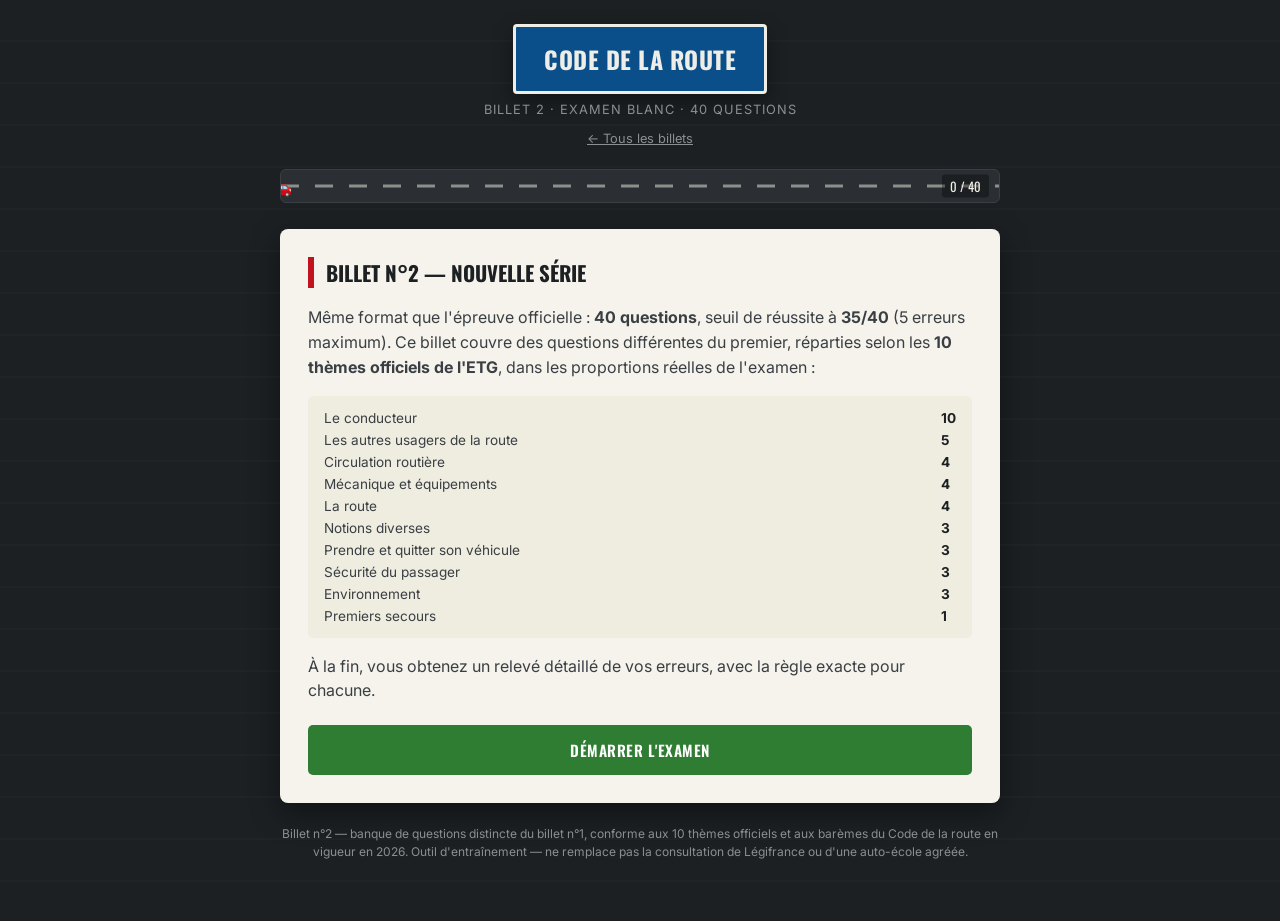
<file: billet-02.html>
<!DOCTYPE html>
<html lang="fr">
<head>
<meta charset="UTF-8">
<meta name="viewport" content="width=device-width, initial-scale=1.0">
<title>Code de la Route — Billet 2</title>
<link rel="preconnect" href="https://fonts.googleapis.com">
<link href="https://fonts.googleapis.com/css2?family=Oswald:wght@400;500;600;700&family=Inter:wght@400;500;600;700&display=swap" rel="stylesheet">
<link rel="stylesheet" href="assets/style.css">
</head>
<body>
<div class="app">

  <div class="gantry">
    <div class="gantry-sign"><h1>Code de la route</h1></div>
    <div class="gantry-sub">Billet 2 · Examen blanc · 40 questions</div>
    <div style="margin-top:10px;"><a href="index.html" style="color:var(--lane-dim);font-size:0.8rem;text-decoration:underline;">&larr; Tous les billets</a></div>
  </div>

  <div class="road" id="roadBar">
    <div class="road-fill" id="roadFill"></div>
    <div class="road-line"></div>
    <div class="road-car" id="roadCar">🚗</div>
    <div class="road-count" id="roadCount">0 / 40</div>
  </div>

  <div class="screen active" id="screen-intro">
    <div class="panel intro">
      <h2>Billet n°2 — nouvelle série</h2>
      <p>Même format que l'épreuve officielle : <strong>40 questions</strong>, seuil de réussite à <strong>35/40</strong> (5 erreurs maximum). Ce billet couvre des questions différentes du premier, réparties selon les <strong>10 thèmes officiels de l'ETG</strong>, dans les proportions réelles de l'examen :</p>
      <div class="theme-grid">
        <span>Le conducteur</span><strong>10</strong>
        <span>Les autres usagers de la route</span><strong>5</strong>
        <span>Circulation routière</span><strong>4</strong>
        <span>Mécanique et équipements</span><strong>4</strong>
        <span>La route</span><strong>4</strong>
        <span>Notions diverses</span><strong>3</strong>
        <span>Prendre et quitter son véhicule</span><strong>3</strong>
        <span>Sécurité du passager</span><strong>3</strong>
        <span>Environnement</span><strong>3</strong>
        <span>Premiers secours</span><strong>1</strong>
      </div>
      <p>À la fin, vous obtenez un relevé détaillé de vos erreurs, avec la règle exacte pour chacune.</p>
      <div class="btn-row">
        <button class="btn btn-primary btn-block" onclick="startExam()">Démarrer l'examen</button>
      </div>
    </div>
  </div>

  <div class="screen" id="screen-quiz">
    <div class="panel">
      <div class="q-badge" id="qCategory">Catégorie</div>
      <p class="q-text" id="qText">Question</p>
      <div class="options" id="qOptions"></div>
      <div id="qTranslateBox"></div>
      <div class="qa-footer">
        <span style="font-size:0.85rem;color:var(--muted);" id="qProgressLabel"></span>
        <button class="btn btn-primary" id="nextBtn" disabled onclick="nextQuestion()">Valider</button>
      </div>
    </div>
  </div>

  <div class="screen" id="screen-results">
    <div class="permit-card">
      <div class="permit-eyebrow">Résultat de l'examen — billet n°2</div>
      <div class="permit-score" id="resScore">0 / 40</div>
      <div class="permit-detail" id="resDetail">0 erreur(s)</div>
      <div class="stamp" id="resStamp">—</div>
    </div>

    <div class="panel">
      <h2 style="font-family:'Oswald',sans-serif;text-transform:uppercase;font-size:1.15rem;margin-top:0;border-left:6px solid var(--sign-blue);padding-left:12px;">Corrigé détaillé</h2>
      <div class="filter-row">
        <button class="filter-btn active" data-filter="all" onclick="setFilter('all')">Toutes (40)</button>
        <button class="filter-btn" data-filter="wrong" onclick="setFilter('wrong')">Erreurs uniquement</button>
      </div>
      <div id="reviewList"></div>
      <div class="btn-row">
        <button class="btn btn-secondary btn-block" onclick="location.reload()">Repasser ce billet</button>
      </div>
    </div>
  </div>

  <footer class="note">Billet n°2 — banque de questions distincte du billet n°1, conforme aux 10 thèmes officiels et aux barèmes du Code de la route en vigueur en 2026. Outil d'entraînement — ne remplace pas la consultation de Légifrance ou d'une auto-école agréée.</footer>
</div>

<script>
const QUESTIONS = [
  // ---- Le conducteur (10) ----
  {cat:"Le conducteur", q:"Le temps de réaction moyen d'un conducteur non fatigué, avant de commencer à freiner, est estimé à environ :", options:["Moins de 0,5 seconde", "1 seconde", "3 secondes"], correct:1, ex:"On retient généralement un temps de réaction moyen d'environ 1 seconde chez un conducteur attentif et non fatigué. La fatigue, l'alcool ou la distraction peuvent l'allonger significativement.",
    qTr:{opts:["Про середній час реакції водія перед гальмуванням","Про максимальну дистанцію гальмівного шляху","Про вік, з якого можна отримати права"], correct:0, text:"Середній час реакції невтомленого водія перед початком гальмування оцінюється приблизно в 1 секунду."},
    exTr:{opts:["Про фактори (втома, алкоголь, відволікання), які подовжують час реакції","Про правила встановлення дитячих крісел","Про мінімальну глибину протектора шини"], correct:0, text:"Зазвичай вважається, що середній час реакції уважного, невтомленого водія становить приблизно 1 секунду. Втома, алкоголь або відволікання можуть суттєво його подовжити."}},
  {cat:"Le conducteur", q:"La distance de freinage d'un véhicule dépend principalement de :", options:["Uniquement de la puissance du moteur", "La vitesse, l'état de la chaussée et l'état des pneumatiques", "Uniquement du poids du conducteur"], correct:1, ex:"La distance de freinage augmente avec la vitesse (de façon plus que proportionnelle), et dépend aussi de l'adhérence de la chaussée et de l'état des pneus.",
    qTr:{opts:["Про фактори, від яких залежить гальмівний шлях","Про порядок дій при ДТП","Про правила обгону велосипедиста"], correct:0, text:"Гальмівний шлях автомобіля залежить головним чином від швидкості, стану дорожнього покриття та стану шин."},
    exTr:{opts:["Про те, як швидкість і стан шин впливають на гальмівний шлях","Про обов'язкову страховку водія","Про сигнали регулювальника"], correct:0, text:"Гальмівний шлях зростає зі швидкістю (непропорційно швидше), а також залежить від зчеплення дороги з покриттям і стану шин."}},
  {cat:"Le conducteur", q:"Un conducteur qui prend un médicament affiché avec un pictogramme de niveau 3 (danger) doit :", options:["Continuer à conduire normalement", "Ne pas prendre le volant sans avis médical, la vigilance pouvant être fortement altérée", "Réduire simplement sa vitesse de 10 km/h"], correct:1, ex:"Le pictogramme de niveau 3 signale un danger important pour la conduite : il est recommandé de ne pas prendre le volant sans l'avis d'un professionnel de santé.",
    qTr:{opts:["Про те, що робити водієві, який приймає небезпечні ліки","Про необхідність техогляду автомобіля","Про правила паркування вночі"], correct:0, text:"Водій, який приймає ліки з піктограмою рівня 3 (небезпека), не повинен сідати за кермо без консультації лікаря, оскільки увага може бути суттєво порушена."},
    exTr:{opts:["Про те, що перед керуванням варто порадитися з лікарем","Про максимальну швидкість у населеному пункті","Про правила перевезення тварин"], correct:0, text:"Піктограма рівня 3 сигналізує про серйозну небезпеку для керування автомобілем: рекомендується не сідати за кермо без консультації лікаря."}},
  {cat:"Le conducteur", q:"La fatigue au volant est un facteur impliqué dans environ :", options:["1 accident mortel sur 3 sur autoroute", "1 accident sur 100, de façon marginale", "Uniquement les accidents nocturnes"], correct:0, ex:"La somnolence et la fatigue sont réputées impliquées dans environ un accident mortel sur trois sur autoroute, d'où l'importance de faire une pause dès les premiers signes de somnolence.",
    qTr:{opts:["Про частку смертельних ДТП, пов'язаних із втомою","Про штраф за перевищення швидкості","Про термін дії водійського посвідчення"], correct:0, text:"Втома за кермом є фактором, причетним приблизно до кожної третьої смертельної аварії на автомагістралі."},
    exTr:{opts:["Про необхідність зупинитися при перших ознаках сонливості","Про правила освітлення в тунелі","Про дистанцію обгону велосипедиста"], correct:0, text:"Вважається, що сонливість і втома причетні приблизно до кожної третьої смертельної аварії на автомагістралі, тому важливо зробити зупинку за перших ознак сонливості."}},
  {cat:"Le conducteur", q:"Un conducteur qui vient d'obtenir son permis probatoire doit obligatoirement afficher à l'arrière du véhicule :", options:["Un disque « A » pendant la durée de la période probatoire", "Rien, l'affichage est facultatif", "Un disque « A » uniquement la première semaine"], correct:0, ex:"Le disque « A » (novice) doit être apposé à l'arrière du véhicule pendant toute la période probatoire (3 ans, ou 2 ans après une conduite accompagnée).",
    qTr:{opts:["Про обов'язковий знак «А» для новачків","Про правила буксирування причепа","Про використання протитуманних фар"], correct:0, text:"Водій, який щойно отримав посвідчення на випробувальний період, зобов'язаний розмістити ззаду автомобіля знак «А» на весь час випробувального періоду."},
    exTr:{opts:["Про тривалість випробувального періоду зі знаком «А»","Про правила зупинки в тунелі","Про максимальну вагу причепа"], correct:0, text:"Знак «A» (для новачків) має бути розміщений ззаду автомобіля протягом усього випробувального періоду (3 роки, або 2 роки після навчання з супроводом)."}},
  {cat:"Le conducteur", q:"Utiliser un téléphone, même à l'arrêt à un feu rouge, en le tenant en main, est-il autorisé ?", options:["Oui, tant que le véhicule est immobile", "Non, l'interdiction s'applique dès lors que le moteur est en marche, même à l'arrêt", "Oui, uniquement pour consulter un itinéraire"], correct:1, ex:"L'interdiction de tenir son téléphone en main s'applique dès que le moteur du véhicule tourne, y compris à l'arrêt à un feu ou dans un bouchon.",
    qTr:{opts:["Про заборону тримати телефон у руці за кермом","Про правила проїзду залізничного переїзду","Про допустиму глибину протектора шини"], correct:0, text:"Чи дозволено користуватися телефоном у руці, навіть стоячи на червоне світло? Ні — заборона діє щойно працює двигун."},
    exTr:{opts:["Про те, коли саме діє заборона на телефон у руці","Про правила встановлення дитячого крісла","Про знак «Поступіться дорогою»"], correct:0, text:"Заборона тримати телефон у руці діє з моменту, коли працює двигун автомобіля, навіть якщо той стоїть на світлофорі чи в заторі."}},
  {cat:"Le conducteur", q:"Face à une situation où plusieurs dangers apparaissent en même temps, un conducteur expérimenté est surtout capable de :", options:["Réagir à tous les dangers de façon strictement identique", "Hiérarchiser les dangers et anticiper celui qui est le plus immédiat", "Ignorer les dangers secondaires en toutes circonstances"], correct:1, ex:"L'expérience permet de hiérarchiser les risques et d'anticiper, plutôt que de réagir à tout au même niveau, ce qui améliore la prise de décision en situation complexe.",
    qTr:{opts:["Про здатність досвідченого водія розставляти пріоритети серед небезпек","Про порядок дій при аварії","Про правила використання протибуксувальної системи"], correct:0, text:"Коли одночасно виникає кілька небезпек, досвідчений водій насамперед здатен розставити пріоритети серед них і передбачити найближчу загрозу."},
    exTr:{opts:["Про те, як досвід покращує прийняття рішень у небезпечних ситуаціях","Про обов'язкове страхування","Про сигнали жестами регулювальника"], correct:0, text:"Досвід дозволяє розставляти пріоритети серед ризиків і передбачати їх, а не реагувати на все однаково, що покращує прийняття рішень у складній ситуації."}},
  {cat:"Le conducteur", q:"La conduite sous l'emprise de stupéfiants est :", options:["Tolérée si le conducteur se sent apte à conduire", "Interdite, quel que soit le taux détecté", "Uniquement sanctionnée en cas d'accident"], correct:1, ex:"Contrairement à l'alcool, il n'existe pas de seuil toléré pour les stupéfiants : leur présence dans l'organisme, quel que soit le taux, constitue une infraction.",
    qTr:{opts:["Про заборону керування під впливом наркотиків","Про мінімальну відстань обгону","Про обов'язкове використання ременя безпеки"], correct:0, text:"Керування транспортним засобом під впливом наркотичних речовин заборонене, незалежно від виявленої концентрації."},
    exTr:{opts:["Про те, що для наркотиків немає допустимого порогу, на відміну від алкоголю","Про правила освітлення в тумані","Про поведінку при в'їзді на автомагістраль"], correct:0, text:"На відміну від алкоголю, для наркотичних речовин немає допустимого порогу: їхня наявність в організмі, незалежно від концентрації, є порушенням."}},
  {cat:"Le conducteur", q:"Tout conducteur d'un véhicule à moteur circulant sur la voie publique doit être couvert par :", options:["Une assurance responsabilité civile au minimum", "Une assurance tous risques obligatoirement", "Aucune assurance n'est obligatoire pour les trajets courts"], correct:0, ex:"L'assurance responsabilité civile (« au tiers ») est le minimum légal obligatoire pour tout véhicule motorisé circulant sur la voie publique.",
    qTr:{opts:["Про обов'язкову страховку водія","Про мінімальний вік для отримання прав","Про правила перевезення дитини"], correct:0, text:"Кожен водій моторного транспортного засобу, що рухається дорогами загального користування, повинен мати щонайменше страхування цивільної відповідальності."},
    exTr:{opts:["Про мінімальний обов'язковий вид страхування","Про максимальну швидкість на автомагістралі","Про правила буксирування"], correct:0, text:"Страхування цивільної відповідальності («мінімальне») є обов'язковим законодавчим мінімумом для будь-якого моторного транспортного засобу, що рухається дорогами загального користування."}},
  {cat:"Le conducteur", q:"De nuit, la vision d'un conducteur est en moyenne :", options:["Identique à celle de jour", "Réduite, avec un champ de vision et des distances de perception diminués", "Meilleure grâce à l'accoutumance à l'obscurité"], correct:1, ex:"La vision nocturne est nettement moins performante que la vision diurne : champ visuel réduit, perception des couleurs et des distances diminuée, d'où la nécessité d'adapter sa vitesse.",
    qTr:{opts:["Про якість зору водія вночі","Про правила використання поворотників","Про мінімальну відстань до велосипедиста"], correct:0, text:"Вночі зір водія в середньому гірший: звужене поле зору і знижене сприйняття відстаней."},
    exTr:{opts:["Про необхідність знижувати швидкість через погіршення зору вночі","Про правила зупинки на пішохідному переході","Про обов'язкову наявність трикутника аварійної зупинки"], correct:0, text:"Нічний зір значно гірший за денний: звужене поле зору, гірше сприйняття кольорів і відстаней, тому необхідно адаптувати швидкість."}},
  // ---- Les autres usagers de la route (5) ----
  {cat:"Les autres usagers de la route", q:"Pour dépasser un cycliste hors agglomération, la distance latérale de sécurité minimale à respecter est de :", options:["0,50 m", "1 m", "1,50 m"], correct:2, ex:"Le Code de la route impose une distance latérale minimale de 1 mètre en agglomération et de 1,50 mètre hors agglomération lors du dépassement d'un cycliste.",
    qTr:{opts:["Про мінімальну бічну дистанцію при обгоні велосипедиста поза населеним пунктом","Про правила проїзду кільцевого перехрестя","Про максимальну швидкість на закритій дорозі"], correct:0, text:"Для обгону велосипедиста поза населеним пунктом мінімальна бічна дистанція безпеки становить 1,5 метра."},
    exTr:{opts:["Про різницю мінімальної дистанції обгону велосипедиста в місті та поза містом","Про правила використання протитуманних фар","Про обов'язкове страхування транспортного засобу"], correct:0, text:"Правила дорожнього руху встановлюють мінімальну бічну дистанцію в 1 метр у населеному пункті та 1,5 метра поза його межами під час обгону велосипедиста."}},
  {cat:"Les autres usagers de la route", q:"En agglomération, la distance latérale minimale pour dépasser un cycliste est de :", options:["1 m", "1,50 m", "2 m"], correct:0, ex:"En agglomération, la distance latérale minimale imposée pour dépasser un cycliste est de 1 mètre (contre 1,50 mètre hors agglomération).",
    qTr:{opts:["Про мінімальну дистанцію обгону велосипедиста в місті","Про порядок висадки дитини з автомобіля","Про глибину протектора шини"], correct:0, text:"У населеному пункті мінімальна бічна дистанція для обгону велосипедиста становить 1 метр."},
    exTr:{opts:["Про конкретну відстань обгону велосипедиста в місті","Про правила вимикання двигуна в тунелі","Про необхідність вимикати подушку безпеки"], correct:0, text:"У населеному пункті встановлена мінімальна бічна дистанція для обгону велосипедиста становить 1 метр (проти 1,5 метра поза його межами)."}},
  {cat:"Les autres usagers de la route", q:"Les angles morts d'un poids lourd concernent principalement :", options:["Uniquement l'arrière du véhicule", "Les côtés et l'avant immédiat du véhicule, où le chauffeur ne peut pas voir les autres usagers", "Uniquement le toit du véhicule"], correct:1, ex:"Les poids lourds ont des angles morts importants sur les côtés et à l'avant : un usager (cycliste, piéton) peut s'y trouver sans être vu par le conducteur, d'où un risque accru lors des manœuvres.",
    qTr:{opts:["Про розташування мертвих зон у вантажівки","Про правила обгону автобуса на зупинці","Про максимальну вагу причепа"], correct:0, text:"Мертві зони вантажівки стосуються насамперед боків і безпосередньо передньої частини транспортного засобу."},
    exTr:{opts:["Про підвищений ризик для велосипедистів і пішоходів у мертвих зонах вантажівки","Про правила проїзду залізничного переїзду","Про обов'язкове використання дитячого крісла"], correct:0, text:"Вантажівки мають значні мертві зони збоку та спереду: інший учасник руху (велосипедист, пішохід) може перебувати там непомітно для водія, що підвищує ризик під час маневрів."}},
  {cat:"Les autres usagers de la route", q:"À l'approche d'un autobus à l'arrêt qui signale son intention de repartir (clignotants), le conducteur qui le suit doit :", options:["Accélérer pour le doubler avant qu'il ne démarre", "Faciliter sa réinsertion en réduisant sa vitesse si nécessaire", "L'ignorer, il n'a aucune priorité particulière"], correct:1, ex:"Un autobus ou autocar qui signale son intention de quitter un arrêt bénéficie d'une facilité de réinsertion : les conducteurs qui le suivent doivent, si nécessaire, réduire leur vitesse pour le laisser se réinsérer.",
    qTr:{opts:["Про обов'язок пропустити автобус, що від'їжджає від зупинки","Про правила освітлення в тумані","Про мінімальну дистанцію гальмівного шляху"], correct:0, text:"Наближаючись до автобуса на зупинці, який сигналізує про намір рушити, водій, що їде позаду, повинен полегшити йому повернення в потік, за потреби знизивши швидкість."},
    exTr:{opts:["Про право автобуса на пріоритет при від'їзді від зупинки","Про обов'язкову страховку пасажирів","Про сигнали регулювальника"], correct:0, text:"Автобус чи автокар, що сигналізує про намір від'їхати від зупинки, має право на полегшений в'їзд у потік: водії позаду повинні за потреби знизити швидкість, щоб дати йому змогу влитися в рух."}},
  {cat:"Les autres usagers de la route", q:"Face à un piéton âgé ou à mobilité réduite qui traverse lentement, le conducteur doit :", options:["Le doubler rapidement dès que possible", "Adapter sa vitesse et lui laisser le temps nécessaire pour traverser", "Klaxonner pour accélérer sa traversée"], correct:1, ex:"Le conducteur doit anticiper que certains usagers vulnérables (personnes âgées, à mobilité réduite, enfants) ont besoin de plus de temps, et adapter son comportement en conséquence.",
    qTr:{opts:["Про поведінку водія стосовно повільного пішохода","Про правила обгону велосипедиста","Про використання протитуманних фар"], correct:0, text:"Перед літнім пішоходом або пішоходом з обмеженою мобільністю, який повільно переходить дорогу, водій повинен знизити швидкість і дати йому достатньо часу."},
    exTr:{opts:["Про потребу враховувати вразливих учасників руху","Про обов'язкову наявність жилета","Про правила зупинки в тунелі"], correct:0, text:"Водій має враховувати, що деякі вразливі учасники руху (літні люди, особи з обмеженою мобільністю, діти) потребують більше часу, і відповідно адаптувати свою поведінку."}},
  // ---- Circulation routière (4) ----
  {cat:"Circulation routière", q:"En cas d'accident matériel entre deux véhicules, il est recommandé de :", options:["Déplacer immédiatement les véhicules sans autre formalité", "Remplir un constat amiable avec l'autre conducteur", "Attendre obligatoirement les forces de l'ordre, même sans dégât corporel"], correct:1, ex:"En l'absence de blessé, il est d'usage de remplir un constat amiable avec l'autre conducteur, ce qui facilite le traitement du dossier par les assurances.",
    qTr:{opts:["Про рекомендовані дії при матеріальному ДТП","Про правила освітлення авто вночі","Про мінімальну дистанцію безпеки"], correct:0, text:"У разі матеріального ДТП між двома автомобілями рекомендується заповнити спільний протокол з іншим водієм."},
    exTr:{opts:["Про заповнення спільного протоколу при ДТП без постраждалих","Про правила проїзду перехрестя без знаків","Про обов'язкову наявність аптечки"], correct:0, text:"За відсутності постраждалих зазвичай заповнюють спільний протокол («constat amiable») з іншим водієм, що спрощує розгляд справи страховими компаніями."}},
  {cat:"Circulation routière", q:"Avant de dépasser un autre véhicule, le conducteur doit notamment s'assurer :", options:["Que la voie est libre sur une distance suffisante et qu'aucun véhicule ne le dépasse déjà", "Que le véhicule à dépasser roule à plus de 50 km/h", "Uniquement que son clignotant fonctionne"], correct:0, ex:"Avant tout dépassement, il faut vérifier que la voie est dégagée sur une distance suffisante, dans les deux sens si nécessaire, et qu'aucun véhicule n'est déjà en train de doubler.",
    qTr:{opts:["Про умови, які треба перевірити перед обгоном","Про правила зупинки на переїзді","Про обов'язкове страхування пасажирів"], correct:0, text:"Перш ніж обігнати інший автомобіль, водій повинен насамперед переконатися, що смуга вільна на достатній відстані і ніхто вже не обганяє."},
    exTr:{opts:["Про перевірку вільної смуги та відсутності інших авто, що обганяють","Про правила використання дитячого крісла","Про мінімальну глибину протектора"], correct:0, text:"Перед будь-яким обгоном потрібно переконатися, що смуга вільна на достатній відстані, за потреби в обох напрямках, і що жоден автомобіль вже не здійснює обгін."}},
  {cat:"Circulation routière", q:"À l'approche d'un passage à niveau non gardé, un train peut arriver :", options:["Uniquement dans un sens précis annoncé par un panneau", "Dans les deux sens, et un train peut en cacher un autre", "Uniquement aux heures de pointe"], correct:1, ex:"Aux passages à niveau, il faut rester vigilant dans les deux sens : un train peut en cacher un autre sur une voie parallèle.",
    qTr:{opts:["Про напрямки, звідки може з'явитися потяг","Про максимальну швидкість у тунелі","Про правила обгону вантажівки"], correct:0, text:"Наближаючись до нерегульованого залізничного переїзду, потяг може під'їхати з обох напрямків."},
    exTr:{opts:["Про ризик, що один потяг може ховати інший","Про обов'язкову наявність трикутника","Про правила паркування вночі"], correct:0, text:"На залізничних переїздах потрібно бути уважним в обох напрямках: один потяг може ховати інший, що рухається паралельною колією."}},
  {cat:"Circulation routière", q:"Un agent de la circulation qui donne des indications contraires à la signalisation lumineuse (feux tricolores) doit être :", options:["Ignoré, les feux priment toujours", "Suivi en priorité, ses indications l'emportent sur la signalisation lumineuse", "Suivi uniquement s'il porte un gilet fluorescent"], correct:1, ex:"Les indications d'un agent réglant la circulation priment sur la signalisation lumineuse et sur les panneaux, quels qu'ils soient.",
    qTr:{opts:["Про пріоритет вказівок регулювальника над світлофором","Про правила освітлення в тумані","Про мінімальну дистанцію обгону"], correct:0, text:"Регулювальник, який дає вказівки, протилежні світлофору, повинен виконуватися в пріоритетному порядку — його вказівки головніші."},
    exTr:{opts:["Про те, що вказівки регулювальника головніші за будь-які знаки","Про обов'язкове страхування водія","Про правила посадки дитини в авто"], correct:0, text:"Вказівки регулювальника мають пріоритет над світловою сигналізацією та будь-якими дорожніми знаками."}},
  // ---- Mécanique et équipements (4) ----
  {cat:"Mécanique et équipements", q:"La profondeur minimale légale des sculptures d'un pneu de tourisme en France est de :", options:["0,5 mm", "1,6 mm", "4 mm"], correct:1, ex:"La profondeur minimale légale des sculptures est de 1,6 mm ; en dessous de ce seuil, le pneu est considéré comme usé et non conforme, avec un risque accru d'aquaplaning.",
    qTr:{opts:["Про мінімальну законну глибину протектора шини","Про максимальну швидкість із запасним колесом","Про правила заміни фільтрів"], correct:0, text:"Мінімальна законна глибина протектора шини легкового автомобіля у Франції становить 1,6 мм."},
    exTr:{opts:["Про ризик аквапланування при зношеному протекторі","Про сигнал ABS на панелі приладів","Про правила буксирування причепа"], correct:0, text:"Мінімальна законна глибина протектора становить 1,6 мм; нижче цього порогу шина вважається зношеною і невідповідною, з підвищеним ризиком аквапланування."}},
  {cat:"Mécanique et équipements", q:"Après avoir installé une roue de secours de type « galette » suite à une crevaison, il est recommandé de ne pas dépasser :", options:["50 km/h", "80 km/h", "110 km/h"], correct:1, ex:"Une roue de secours temporaire (« galette ») étant plus petite et moins résistante qu'une roue standard, il est recommandé de ne pas dépasser 80 km/h et de la remplacer dès que possible.",
    qTr:{opts:["Про допустиму швидкість із тимчасовим запасним колесом","Про правила проїзду туману","Про мінімальну дистанцію обгону"], correct:0, text:"Після встановлення тимчасового запасного колеса («галети») через прокол рекомендується не перевищувати 80 км/год."},
    exTr:{opts:["Про причину обмеження швидкості з тимчасовим колесом","Про роботу системи ESP","Про обов'язкове страхування"], correct:0, text:"Оскільки тимчасове запасне колесо («галета») менше і менш міцне за стандартне, рекомендується не перевищувати 80 км/год і замінити його якнайшвидше."}},
  {cat:"Mécanique et équipements", q:"Un voyant orange « ABS » allumé au tableau de bord signifie généralement que :", options:["Le système de freinage antiblocage rencontre une anomalie", "Le niveau de carburant est bas", "Les phares sont mal réglés"], correct:0, ex:"Le voyant ABS signale un dysfonctionnement du système antiblocage des roues au freinage ; il convient de faire vérifier le véhicule rapidement.",
    qTr:{opts:["Про несправність системи ABS","Про низький рівень пального","Про несправність фар"], correct:0, text:"Помаранчева лампочка «ABS» на панелі приладів зазвичай означає, що антиблокувальна система гальм має несправність."},
    exTr:{opts:["Про необхідність швидкої перевірки авто через несправність ABS","Про правила паркування дитини","Про мінімальну глибину протектора"], correct:0, text:"Лампочка ABS сигналізує про несправність антиблокувальної системи гальм; варто якнайшвидше перевірити автомобіль."}},
  {cat:"Mécanique et équipements", q:"Le rôle du système ESP (contrôle électronique de stabilité) est de :", options:["Réduire la consommation de carburant", "Aider à maintenir la trajectoire du véhicule en cas de perte d'adhérence", "Augmenter automatiquement la vitesse en virage"], correct:1, ex:"L'ESP corrige automatiquement la trajectoire du véhicule en freinant sélectivement certaines roues lorsqu'il détecte un début de perte de contrôle, notamment en virage.",
    qTr:{opts:["Про функцію системи ESP","Про правила обгону велосипедиста","Про мінімальний вік водія"], correct:0, text:"Роль системи ESP (електронний контроль стійкості) полягає в тому, щоб допомагати утримувати траєкторію автомобіля при втраті зчеплення."},
    exTr:{opts:["Про механізм корекції траєкторії системою ESP","Про правила висадки дитини","Про обов'язкове страхування"], correct:0, text:"ESP автоматично коригує траєкторію автомобіля, вибірково гальмуючи окремі колеса, коли виявляє початок втрати контролю, зокрема в повороті."}},
  // ---- La route (4) ----
  {cat:"La route", q:"De nuit, hors agglomération, sur une route non éclairée, un conducteur doit circuler :", options:["Feux de position uniquement", "Feux de croisement ou feux de route selon la présence d'autres usagers", "Sans éclairage si la lune est visible"], correct:1, ex:"Hors agglomération et de nuit, il faut utiliser les feux de croisement (ou de route en l'absence de véhicule en face ou devant) pour voir et être vu.",
    qTr:{opts:["Про те, які фари використовувати вночі поза містом","Про правила обгону автобуса","Про мінімальну дистанцію безпеки"], correct:0, text:"Вночі поза населеним пунктом на неосвітленій дорозі водій повинен рухатися з ближнім або дальнім світлом залежно від наявності інших учасників руху."},
    exTr:{opts:["Про вибір між ближнім і дальнім світлом уночі","Про правила зупинки в тунелі","Про обов'язкову страховку"], correct:0, text:"Поза населеним пунктом і вночі потрібно використовувати ближнє світло фар (або дальнє за відсутності зустрічного чи попутного авто), щоб бачити і бути видимим."}},
  {cat:"La route", q:"Par temps de brouillard réduisant fortement la visibilité, il convient d'utiliser :", options:["Uniquement les feux de route", "Les feux de brouillard, en complément des feux de croisement", "Les feux de détresse en continu pendant tout le trajet"], correct:1, ex:"En cas de forte réduction de visibilité (brouillard, neige, forte pluie), les feux de brouillard avant et/ou arrière peuvent être utilisés en complément des feux de croisement, puis éteints dès que les conditions s'améliorent.",
    qTr:{opts:["Про фари, які слід вмикати в сильний туман","Про правила проїзду переїзду","Про мінімальну глибину протектора"], correct:0, text:"У сильний туман, що значно знижує видимість, слід використовувати протитуманні фари на додаток до ближнього світла."},
    exTr:{opts:["Про те, коли вмикати й вимикати протитуманні фари","Про правила обгону велосипедиста","Про обов'язкове страхування пасажирів"], correct:0, text:"У разі сильного погіршення видимості (туман, сніг, сильний дощ) можна використовувати передні та/або задні протитуманні фари на додаток до ближнього світла, вимикаючи їх, щойно умови покращаться."}},
  {cat:"La route", q:"Dans une zone de travaux signalée sur la chaussée, le conducteur doit :", options:["Accélérer pour la traverser rapidement", "Réduire sa vitesse et respecter la signalisation temporaire, prioritaire sur la signalisation permanente", "Ignorer la signalisation si elle semble provisoire"], correct:1, ex:"La signalisation temporaire de chantier prime sur la signalisation permanente et impose généralement une réduction de vitesse et une vigilance accrue.",
    qTr:{opts:["Про поведінку водія в зоні дорожніх робіт","Про правила обгону автобуса","Про мінімальну відстань до велосипедиста"], correct:0, text:"У зоні дорожніх робіт, позначеній на дорозі, водій повинен знизити швидкість і дотримуватися тимчасової сигналізації."},
    exTr:{opts:["Про пріоритет тимчасових знаків над постійними","Про обов'язкову наявність жилета","Про правила посадки дитини"], correct:0, text:"Тимчасова сигналізація дорожніх робіт має пріоритет над постійною і зазвичай вимагає зниження швидкості та підвищеної уваги."}},
  {cat:"La route", q:"Dans un tunnel, en cas d'immobilisation forcée du véhicule, il est recommandé de :", options:["Rester dans le véhicule avec le moteur allumé", "Couper le moteur, allumer les feux de détresse et évacuer si possible vers une issue de secours", "Continuer à klaxonner jusqu'à l'arrivée des secours"], correct:1, ex:"En cas d'immobilisation dans un tunnel, il faut couper le moteur, signaler le véhicule avec les feux de détresse, et si possible évacuer vers une issue de secours signalée.",
    qTr:{opts:["Про дії водія при поломці в тунелі","Про правила освітлення в тумані","Про мінімальну глибину протектора шини"], correct:0, text:"У тунелі в разі вимушеної зупинки автомобіля рекомендується вимкнути двигун, увімкнути аварійну сигналізацію та за можливості евакуюватися."},
    exTr:{opts:["Про порядок дій: вимкнути двигун, увімкнути «аварійку», евакуюватися","Про правила обгону велосипедиста","Про обов'язкове страхування"], correct:0, text:"У разі зупинки в тунелі потрібно вимкнути двигун, позначити автомобіль аварійною сигналізацією і, якщо можливо, евакуюватися до позначеного аварійного виходу."}},
  // ---- Notions diverses (3) ----
  {cat:"Notions diverses", q:"Lors d'un contrôle routier, les forces de l'ordre peuvent soumettre un conducteur à un dépistage d'alcoolémie ou de stupéfiants :", options:["Uniquement en cas d'accident", "De façon systématique ou aléatoire, même sans infraction préalable", "Uniquement sur réquisition d'un juge"], correct:1, ex:"Les contrôles d'alcoolémie et de stupéfiants peuvent être réalisés de façon aléatoire par les forces de l'ordre, sans qu'une infraction ou un accident soit nécessaire au préalable.",
    qTr:{opts:["Про умови, за яких поліція може перевіряти водія на алкоголь/наркотики","Про правила перевезення тварин","Про максимальну вагу вантажу"], correct:0, text:"Під час дорожнього контролю поліція може перевірити водія на алкоголь чи наркотики систематично або довільно, навіть без попереднього порушення."},
    exTr:{opts:["Про те, що перевірки можуть бути випадковими, без порушення","Про правила арімтування вантажу","Про порядок дій PAS при аварії"], correct:0, text:"Перевірки на алкоголь і наркотики можуть проводитися поліцією у випадковому порядку, без потреби в попередньому порушенні чи ДТП."}},
  {cat:"Notions diverses", q:"Le transport d'un animal domestique dans l'habitacle doit se faire de manière à :", options:["Ne pas gêner la conduite ni nuire à la visibilité du conducteur", "Toujours sur les genoux du conducteur pour le rassurer", "Sans aucune contrainte particulière"], correct:0, ex:"Un animal doit être transporté de façon à ne pas gêner les mouvements du conducteur ni sa visibilité, par exemple à l'aide d'une grille de séparation, d'une cage ou d'un harnais adapté.",
    qTr:{opts:["Про правила безпечного перевезення тварини в салоні","Про перевірку на наркотики","Про арімтування вантажу"], correct:0, text:"Перевезення домашньої тварини в салоні авто повинно здійснюватися так, щоб не заважати водінню і не заважати видимості водія."},
    exTr:{opts:["Про засоби (решітка, клітка, шлея) для безпечного перевезення тварини","Про порядок дій при аварії","Про перевірку алкоголю"], correct:0, text:"Тварину слід перевозити так, щоб вона не заважала рухам водія і не обмежувала його видимість, наприклад за допомогою розділювальної решітки, клітки або спеціальної шлеї."}},
  {cat:"Notions diverses", q:"Le chargement d'un véhicule ou d'une remorque doit être arrimé de sorte que :", options:["Il puisse dépasser librement à l'arrière sans limite", "Il ne puisse ni se déplacer dangereusement ni traîner sur la chaussée", "Seul le poids total compte, la fixation est facultative"], correct:1, ex:"Tout chargement doit être solidement arrimé afin de ne pas se déplacer, tomber ou traîner sur la route, ce qui constituerait un danger pour les autres usagers.",
    qTr:{opts:["Про вимоги до закріплення вантажу","Про перевезення тварин у салоні","Про перевірку на алкоголь"], correct:0, text:"Вантаж на автомобілі чи причепі повинен бути закріплений так, щоб він не міг небезпечно зміщуватися чи волочитися по дорозі."},
    exTr:{opts:["Про небезпеку незакріпленого вантажу для інших учасників руху","Про правила освітлення в тумані","Про мінімальну глибину протектора"], correct:0, text:"Будь-який вантаж повинен бути надійно закріплений, щоб не зміщувався, не падав і не волочився по дорозі, що становило б небезпеку для інших учасників руху."}},
  // ---- Prendre et quitter son véhicule (3) ----
  {cat:"Prendre et quitter son véhicule", q:"Avant de démarrer, l'ordre recommandé pour régler son poste de conduite est généralement :", options:["Rétroviseurs, puis siège, puis ceinture", "Siège, puis appuie-tête, puis rétroviseurs, puis ceinture", "Ceinture, puis siège, puis rétroviseurs"], correct:1, ex:"On règle d'abord la position du siège (distance aux pédales, dossier), puis l'appuie-tête, puis les rétroviseurs, et enfin on attache sa ceinture.",
    qTr:{opts:["Про правильний порядок налаштування сидіння, дзеркал і ременя","Про правила виходу дитини з авто","Про перевірку тиску в шинах"], correct:0, text:"Перед стартом рекомендований порядок налаштування робочого місця водія: спочатку сидіння, потім підголівник, дзеркала і ремінь."},
    exTr:{opts:["Про послідовність: сидіння, підголівник, дзеркала, ремінь","Про правила відкривання дверцят","Про правила освітлення вночі"], correct:0, text:"Спочатку регулюють положення сидіння (відстань до педалей, спинка), потім підголівник, потім дзеркала, і насамкінець пристібають ремінь безпеки."}},
  {cat:"Prendre et quitter son véhicule", q:"Pour ouvrir la portière d'un véhicule en ville sans mettre en danger un cycliste qui arrive par l'arrière, il est conseillé d'utiliser :", options:["La main la plus proche de la portière", "La main opposée à la portière, ce qui oblige à se retourner et regarder derrière soi", "Peu importe, il suffit d'ouvrir doucement"], correct:1, ex:"Utiliser la main opposée à la portière (« méthode hollandaise ») oblige naturellement à pivoter le buste et à regarder vers l'arrière avant d'ouvrir, ce qui permet de repérer un cycliste ou un autre usager qui approche.",
    qTr:{opts:["Про спосіб безпечного відкривання дверцят («голландський метод»)","Про порядок висадки дитини","Про регулювання дзеркал"], correct:0, text:"Щоб відкрити дверцята авто в місті, не наражаючи на небезпеку велосипедиста ззаду, радять використовувати руку, протилежну дверцятам."},
    exTr:{opts:["Про те, чому «голландський метод» змушує озирнутися назад","Про перевірку тиску в шинах","Про правила освітлення в тунелі"], correct:0, text:"Використання руки, протилежної дверцятам («голландський метод»), природно змушує повернути корпус і подивитися назад перед відкриванням, що дозволяє помітити велосипедиста чи іншого учасника руху, який наближається."}},
  {cat:"Prendre et quitter son véhicule", q:"Lorsqu'un enfant descend d'un véhicule stationné le long d'une chaussée circulée, il doit de préférence descendre :", options:["Du côté de la circulation", "Du côté du trottoir", "Peu importe le côté"], correct:1, ex:"Il est recommandé de faire descendre les enfants du côté du trottoir plutôt que du côté de la circulation, afin d'éviter tout risque avec les véhicules qui passent.",
    qTr:{opts:["Про безпечний бік виходу дитини з авто","Про правила відкривання дверцят голландським методом","Про регулювання підголівника"], correct:0, text:"Коли дитина виходить з припаркованого авто вздовж проїзної частини, бажано, щоб вона виходила з боку тротуару."},
    exTr:{opts:["Про те, чому дітей варто висаджувати з боку тротуару","Про правила перевезення тварин","Про перевірку тиску в шинах"], correct:0, text:"Рекомендується висаджувати дітей з боку тротуару, а не з боку проїжджої частини, щоб уникнути будь-якого ризику з боку транспорту, що проїжджає."}},
  // ---- Sécurité du passager (3) ----
  {cat:"Sécurité du passager", q:"Un enfant de moins de 10 ans doit en principe être installé :", options:["À l'avant, avec la ceinture de sécurité uniquement", "À l'arrière, dans un dispositif de retenue homologué adapté à sa taille et son poids", "N'importe où, sans dispositif particulier"], correct:1, ex:"Sauf exception (absence de place arrière, véhicule sans ceinture arrière, etc.), un enfant de moins de 10 ans doit voyager à l'arrière, dans un siège ou réhausseur homologué adapté à sa morphologie.",
    qTr:{opts:["Про обов'язкове місце і крісло для дитини до 10 років","Про правила виходу дитини з авто","Про регулятор швидкості"], correct:0, text:"Дитина віком до 10 років повинна, як правило, розміщуватися ззаду, в сертифікованому утримувальному пристрої, що відповідає її зросту та вазі."},
    exTr:{opts:["Про виняткові випадки та вимоги до дитячого крісла","Про роботу лічильника швидкості","Про правила проїзду переїзду"], correct:0, text:"За винятком окремих випадків (відсутність заднього сидіння, авто без заднього ременя тощо), дитина віком до 10 років повинна їхати ззаду, в сертифікованому кріслі або бустері, що відповідає її зросту."}},
  {cat:"Sécurité du passager", q:"Si un siège pour bébé « dos à la route » est installé à l'avant du véhicule, il faut impérativement :", options:["Laisser l'airbag passager activé", "Désactiver l'airbag passager avant", "Ne rien faire de particulier"], correct:1, ex:"Un siège dos à la route ne doit jamais être installé à l'avant avec l'airbag passager activé : le déploiement de l'airbag en cas de choc représenterait un danger mortel pour le bébé.",
    qTr:{opts:["Про обов'язкове вимкнення подушки безпеки для крісла «спиною до руху»","Про правила виходу дитини з авто","Про мінімальний вік дитини для переднього сидіння"], correct:0, text:"Якщо дитяче крісло «спиною до руху» встановлено на передньому сидінні, обов'язково потрібно вимкнути подушку безпеки пасажира."},
    exTr:{opts:["Про смертельну небезпеку подушки безпеки для немовляти в кріслі «спиною до руху»","Про правила регулятора швидкості","Про правила висадки дитини з боку тротуару"], correct:0, text:"Крісло «спиною до руху» ніколи не можна встановлювати спереду з увімкненою подушкою безпеки пасажира: спрацювання подушки безпеки під час удару становило б смертельну небезпеку для немовляти."}},
  {cat:"Sécurité du passager", q:"Le régulateur de vitesse et le limiteur de vitesse ont pour différence principale que :", options:["Le régulateur maintient automatiquement la vitesse choisie, tandis que le limiteur empêche seulement de la dépasser", "Ce sont deux noms pour la même fonction", "Le limiteur accélère automatiquement le véhicule"], correct:0, ex:"Le régulateur maintient activement la vitesse choisie sans action sur l'accélérateur, alors que le limiteur laisse le conducteur gérer l'accélérateur tout en empêchant de dépasser un seuil fixé.",
    qTr:{opts:["Про різницю між круїз-контролем і обмежувачем швидкості","Про встановлення дитячого крісла","Про правила висадки дитини"], correct:0, text:"Головна різниця між круїз-контролем і обмежувачем швидкості в тому, що круїз-контроль сам підтримує швидкість, а обмежувач лише не дає її перевищити."},
    exTr:{opts:["Про те, як саме працює круїз-контроль порівняно з обмежувачем","Про подушку безпеки для немовляти","Про мінімальний вік для переднього сидіння"], correct:0, text:"Круїз-контроль активно підтримує обрану швидкість без участі педалі газу, тоді як обмежувач залишає керування педаллю газу водієві, лише не дозволяючи перевищити встановлений поріг."}},
  // ---- Environnement (3) ----
  {cat:"Environnement", q:"L'éco-conduite consiste notamment à :", options:["Accélérer puis freiner fortement pour gagner du temps", "Anticiper la circulation pour limiter les accélérations et freinages brusques", "Rouler systématiquement à vitesse maximale autorisée"], correct:1, ex:"L'éco-conduite repose sur l'anticipation (lever le pied tôt, limiter les à-coups) pour réduire la consommation de carburant, l'usure du véhicule et les émissions polluantes.",
    qTr:{opts:["Про суть еко-водіння","Про найекологічніший вид транспорту в місті","Про регулярне обслуговування авто"], correct:0, text:"Еко-водіння полягає, зокрема, в тому, щоб передбачати ситуацію на дорозі і уникати різких прискорень і гальмувань."},
    exTr:{opts:["Про принцип передбачення для економії палива","Про вибір транспорту для коротких поїздок","Про вплив тиску в шинах на витрату палива"], correct:0, text:"Еко-водіння ґрунтується на передбаченні (раннє відпускання газу, обмеження ривків), щоб зменшити витрату палива, знос автомобіля та шкідливі викиди."}},
  {cat:"Environnement", q:"Parmi les moyens de déplacement suivants, lequel est généralement considéré comme le plus favorable à l'environnement pour de courts trajets urbains ?", options:["La voiture individuelle thermique", "Le vélo ou la marche à pied", "Le deux-roues motorisé de forte cylindrée"], correct:1, ex:"Pour de courts trajets urbains, la marche et le vélo sont les modes de déplacement les moins polluants et les plus favorables à l'environnement, comparés à un véhicule motorisé individuel.",
    qTr:{opts:["Про найекологічніший транспорт для коротких поїздок у місті","Про суть еко-водіння","Про вплив обслуговування авто на викиди"], correct:0, text:"Серед способів пересування найбільш екологічним для коротких міських поїздок зазвичай вважають велосипед або ходьбу пішки."},
    exTr:{opts:["Про те, що ходьба і велосипед екологічніші за особистий автомобіль","Про принцип передбачення при еко-водінні","Про правила тиску в шинах"], correct:0, text:"Для коротких міських поїздок ходьба і велосипед є найменш забруднювальними та найбільш екологічними способами пересування порівняно з особистим моторним транспортом."}},
  {cat:"Environnement", q:"Une conduite éco-responsable et un entretien régulier du véhicule (pression des pneus, filtres, etc.) permettent notamment de :", options:["Augmenter la consommation de carburant", "Réduire la consommation de carburant et les émissions polluantes", "N'avoir aucun effet mesurable"], correct:1, ex:"Un véhicule bien entretenu (pression des pneus correcte, filtres propres) associé à une conduite souple réduit la consommation de carburant et les émissions de polluants.",
    qTr:{opts:["Про ефект від обслуговування авто і плавного водіння на витрату палива","Про найекологічніший транспорт для міста","Про суть еко-водіння загалом"], correct:0, text:"Еко-відповідальне водіння та регулярне обслуговування авто дозволяють, зокрема, зменшити витрату палива та шкідливі викиди."},
    exTr:{opts:["Про те, як обслуговування і плавне водіння зменшують витрату й викиди","Про переваги ходьби і велосипеда","Про принцип передбачення на дорозі"], correct:0, text:"Добре обслужений автомобіль (правильний тиск у шинах, чисті фільтри) у поєднанні з плавним водінням зменшує витрату палива та шкідливі викиди."}},
  // ---- Premiers secours (1) ----
  {cat:"Premiers secours", q:"Face à un accident de la route, l'ordre correct des actions à mener est :", options:["Secourir, alerter, protéger", "Protéger, alerter, secourir", "Alerter, secourir, protéger"], correct:1, ex:"La méthode PAS impose l'ordre suivant : Protéger le lieu de l'accident pour éviter un suraccident, Alerter les secours, puis Secourir les victimes si l'on est en capacité de le faire sans se mettre soi-même en danger.",
    qTr:{opts:["Про правильну послідовність дій при ДТП","Про правила еко-водіння","Про перевірку тиску в шинах"], correct:0, text:"У разі ДТП правильний порядок дій такий: захистити місце події, повідомити рятувальні служби, а потім надати допомогу постраждалим."},
    exTr:{opts:["Про послідовність методу PAS: захист, виклик допомоги, надання допомоги","Про мінімальну дистанцію обгону велосипедиста","Про правила використання протитуманних фар"], correct:0, text:"Метод PAS передбачає такий порядок: Захистити місце аварії, щоб уникнути повторної аварії, Повідомити рятувальні служби, а потім Допомогти постраждалим, якщо це можна зробити, не наражаючи себе на небезпеку."}}
];
</script>
<script src="assets/quiz.js"></script>
</body>
</html>
</file>
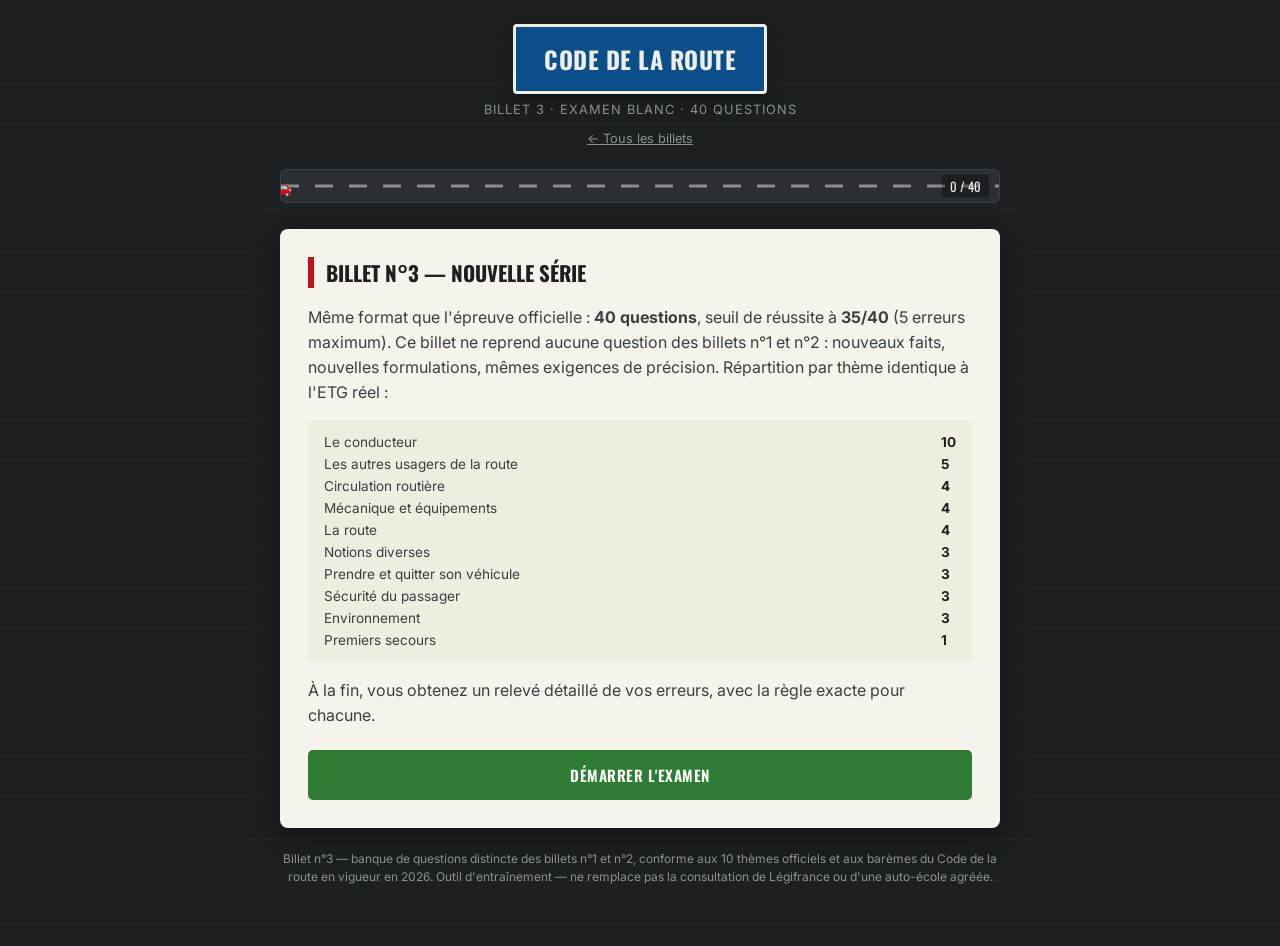
<file: billet-03.html>
<!DOCTYPE html>
<html lang="fr">
<head>
<meta charset="UTF-8">
<meta name="viewport" content="width=device-width, initial-scale=1.0">
<title>Code de la Route — Billet 3</title>
<link rel="preconnect" href="https://fonts.googleapis.com">
<link href="https://fonts.googleapis.com/css2?family=Oswald:wght@400;500;600;700&family=Inter:wght@400;500;600;700&display=swap" rel="stylesheet">
<link rel="stylesheet" href="assets/style.css">
</head>
<body>
<div class="app">

  <div class="gantry">
    <div class="gantry-sign"><h1>Code de la route</h1></div>
    <div class="gantry-sub">Billet 3 · Examen blanc · 40 questions</div>
    <div style="margin-top:10px;"><a href="index.html" style="color:var(--lane-dim);font-size:0.8rem;text-decoration:underline;">&larr; Tous les billets</a></div>
  </div>

  <div class="road" id="roadBar">
    <div class="road-fill" id="roadFill"></div>
    <div class="road-line"></div>
    <div class="road-car" id="roadCar">🚗</div>
    <div class="road-count" id="roadCount">0 / 40</div>
  </div>

  <div class="screen active" id="screen-intro">
    <div class="panel intro">
      <h2>Billet n°3 — nouvelle série</h2>
      <p>Même format que l'épreuve officielle : <strong>40 questions</strong>, seuil de réussite à <strong>35/40</strong> (5 erreurs maximum). Ce billet ne reprend aucune question des billets n°1 et n°2 : nouveaux faits, nouvelles formulations, mêmes exigences de précision. Répartition par thème identique à l'ETG réel :</p>
      <div class="theme-grid">
        <span>Le conducteur</span><strong>10</strong>
        <span>Les autres usagers de la route</span><strong>5</strong>
        <span>Circulation routière</span><strong>4</strong>
        <span>Mécanique et équipements</span><strong>4</strong>
        <span>La route</span><strong>4</strong>
        <span>Notions diverses</span><strong>3</strong>
        <span>Prendre et quitter son véhicule</span><strong>3</strong>
        <span>Sécurité du passager</span><strong>3</strong>
        <span>Environnement</span><strong>3</strong>
        <span>Premiers secours</span><strong>1</strong>
      </div>
      <p>À la fin, vous obtenez un relevé détaillé de vos erreurs, avec la règle exacte pour chacune.</p>
      <div class="btn-row">
        <button class="btn btn-primary btn-block" onclick="startExam()">Démarrer l'examen</button>
      </div>
    </div>
  </div>

  <div class="screen" id="screen-quiz">
    <div class="panel">
      <div class="q-badge" id="qCategory">Catégorie</div>
      <p class="q-text" id="qText">Question</p>
      <div class="options" id="qOptions"></div>
      <div id="qTranslateBox"></div>
      <div class="qa-footer">
        <span style="font-size:0.85rem;color:var(--muted);" id="qProgressLabel"></span>
        <button class="btn btn-primary" id="nextBtn" disabled onclick="nextQuestion()">Valider</button>
      </div>
    </div>
  </div>

  <div class="screen" id="screen-results">
    <div class="permit-card">
      <div class="permit-eyebrow">Résultat de l'examen — billet n°3</div>
      <div class="permit-score" id="resScore">0 / 40</div>
      <div class="permit-detail" id="resDetail">0 erreur(s)</div>
      <div class="stamp" id="resStamp">—</div>
    </div>

    <div class="panel">
      <h2 style="font-family:'Oswald',sans-serif;text-transform:uppercase;font-size:1.15rem;margin-top:0;border-left:6px solid var(--sign-blue);padding-left:12px;">Corrigé détaillé</h2>
      <div class="filter-row">
        <button class="filter-btn active" data-filter="all" onclick="setFilter('all')">Toutes (40)</button>
        <button class="filter-btn" data-filter="wrong" onclick="setFilter('wrong')">Erreurs uniquement</button>
      </div>
      <div id="reviewList"></div>
      <div class="btn-row">
        <button class="btn btn-secondary btn-block" onclick="location.reload()">Repasser ce billet</button>
      </div>
    </div>
  </div>

  <footer class="note">Billet n°3 — banque de questions distincte des billets n°1 et n°2, conforme aux 10 thèmes officiels et aux barèmes du Code de la route en vigueur en 2026. Outil d'entraînement — ne remplace pas la consultation de Légifrance ou d'une auto-école agréée.</footer>
</div>

<script>
const QUESTIONS = [
  // ---- Le conducteur (10) ----
  {cat:"Le conducteur", q:"Lorsque la vitesse d'un véhicule double, sa distance de freinage est :", options:["Doublée elle aussi", "Multipliée par 4", "Multipliée par 1,5"], correct:1, ex:"La distance de freinage varie avec le carré de la vitesse : doubler la vitesse (par exemple de 50 à 100 km/h) multiplie la distance de freinage par 4, et non par 2.",
    qTr:{opts:["Про залежність гальмівного шляху від подвоєння швидкості","Про правила проходження техогляду","Про мінімальну дистанцію обгону"], correct:0, text:"Коли швидкість автомобіля подвоюється, його гальмівний шлях не подвоюється, а збільшується у 4 рази."},
    exTr:{opts:["Про те, що гальмівний шлях залежить від квадрата швидкості","Про правила освітлення в тумані","Про перевірку тиску в шинах"], correct:0, text:"Гальмівний шлях змінюється пропорційно квадрату швидкості: подвоєння швидкості (наприклад, з 50 до 100 км/год) збільшує гальмівний шлях у 4 рази, а не у 2."}},
  {cat:"Le conducteur", q:"Pour éliminer l'alcool présent dans le sang, un conducteur peut :", options:["Boire du café fort ou prendre une douche froide", "Faire de l'exercice physique intense", "Uniquement attendre, le foie éliminant l'alcool à un rythme d'environ 0,10 à 0,15 g/L par heure"], correct:2, ex:"Aucun moyen n'accélère l'élimination de l'alcool par l'organisme : ni le café, ni la douche froide, ni l'exercice. Seul le temps permet au foie d'éliminer l'alcool, à raison d'environ 0,10 à 0,15 g/L de sang par heure.",
    qTr:{opts:["Про єдиний спосіб вивести алкоголь з організму — час","Про правила зупинки в тунелі","Про мінімальну глибину протектора"], correct:0, text:"Щоб вивести алкоголь із крові, водій може лише чекати — печінка виводить алкоголь зі швидкістю приблизно 0,10–0,15 г/л на годину."},
    exTr:{opts:["Про те, що кава, душ і фізичні вправи не прискорюють виведення алкоголю","Про правила освітлення вночі","Про перевірку рівня масла"], correct:0, text:"Жоден спосіб не прискорює виведення алкоголю організмом: ні кава, ні холодний душ, ні фізичні вправи. Лише час дозволяє печінці вивести алкоголь, зі швидкістю приблизно 0,10–0,15 г/л крові на годину."}},
  {cat:"Le conducteur", q:"Ralentir en prévision d'un danger permet de :", options:["Réduire uniquement la distance de freinage, pas le temps de réaction", "Réduire à la fois le temps de réaction et la distance de freinage", "Supprimer totalement le temps de réaction"], correct:0, ex:"Ralentir réduit la distance de freinage, mais pas le temps de réaction lui-même, qui reste d'environ 1 seconde chez un conducteur attentif. Seule l'anticipation d'un danger (par exemple lever le pied de l'accélérateur en prévision) peut raccourcir le temps de réaction effectif.",
    qTr:{opts:["Про те, що зниження швидкості скорочує лише гальмівний шлях","Про правила проходження медогляду","Про мінімальну відстань обгону велосипедиста"], correct:0, text:"Зниження швидкості в очікуванні небезпеки скорочує лише гальмівний шлях, а не сам час реакції."},
    exTr:{opts:["Про те, чому лише передбачення небезпеки скорочує час реакції","Про правила освітлення в тумані","Про перевірку рівня охолоджувальної рідини"], correct:0, text:"Зниження швидкості скорочує гальмівний шлях, але не сам час реакції, який залишається приблизно 1 секундою в уважного водія. Лише передбачення небезпеки (наприклад, завчасне відпускання газу) може скоротити фактичний час реакції."}},
  {cat:"Le conducteur", q:"Comparé à un conducteur expérimenté, un conducteur novice présente un risque d'être impliqué dans un accident mortel :", options:["Similaire, l'expérience ne joue pas de rôle notable", "Environ 4 fois plus élevé", "Plus faible, en raison d'une prudence accrue"], correct:1, ex:"Les statistiques de sécurité routière montrent qu'un conducteur novice a un risque d'accident mortel environ 4 fois supérieur à celui d'un conducteur expérimenté, ce qui justifie l'existence de la période probatoire.",
    qTr:{opts:["Про підвищений ризик смертельної аварії для новачка","Про правила техогляду","Про мінімальну глибину протектора"], correct:0, text:"Порівняно з досвідченим водієм, новачок має приблизно у 4 рази вищий ризик потрапити в смертельну аварію."},
    exTr:{opts:["Про статистику, яка обґрунтовує випробувальний період для новачків","Про правила освітлення вночі","Про перевірку рівня масла"], correct:0, text:"Статистика безпеки руху показує, що ризик смертельної аварії у водія-новачка приблизно у 4 рази вищий, ніж у досвідченого водія, що й обґрунтовує існування випробувального періоду."}},
  {cat:"Le conducteur", q:"Sur chaussée mouillée, comparée à une chaussée sèche, la distance de freinage est :", options:["Identique", "Doublée", "Réduite d'un tiers"], correct:1, ex:"Sur chaussée mouillée, la distance de freinage est environ deux fois plus longue que sur chaussée sèche, en raison de la perte d'adhérence des pneus.",
    qTr:{opts:["Про подовження гальмівного шляху на мокрій дорозі","Про правила проходження техогляду","Про мінімальну відстань до велосипедиста"], correct:0, text:"На мокрій дорозі, порівняно з сухою, гальмівний шлях подовжується вдвічі."},
    exTr:{opts:["Про втрату зчеплення шин на мокрій дорозі як причину подовження шляху","Про правила освітлення в тумані","Про перевірку рівня охолоджувальної рідини"], correct:0, text:"На мокрій дорозі гальмівний шлях приблизно вдвічі довший, ніж на сухій, через втрату зчеплення шин із покриттям."}},
  {cat:"Le conducteur", q:"Utiliser un kit mains-libres pour téléphoner en conduisant :", options:["Supprime tout risque, seule la tenue du téléphone en main est dangereuse", "Réduit le risque à zéro si la conversation est courte", "Ne supprime pas le risque, car c'est la conversation elle-même qui détourne l'attention du conducteur"], correct:2, ex:"Même avec un kit mains-libres, la conversation téléphonique mobilise l'attention et dégrade la vigilance : le risque de distraction n'est pas supprimé, seulement la manipulation physique du téléphone.",
    qTr:{opts:["Про те, що гарнітура «вільні руки» не усуває ризик відволікання","Про правила зупинки в тунелі","Про мінімальну глибину протектора"], correct:0, text:"Використання гарнітури «вільні руки» для розмови під час керування не усуває ризик, оскільки саме розмова відволікає увагу водія."},
    exTr:{opts:["Про те, що саме розмова, а не тримання телефона, знижує увагу","Про правила освітлення вночі","Про перевірку рівня масла"], correct:0, text:"Навіть з гарнітурою «вільні руки» телефонна розмова забирає увагу і знижує пильність: ризик відволікання не зникає, зникає лише фізичне тримання телефону в руці."}},
  {cat:"Le conducteur", q:"L'alcool a notamment pour effet de :", options:["Élargir le champ de vision périphérique", "Réduire le champ de vision périphérique (effet tunnel) et allonger le temps de récupération après un éblouissement", "Améliorer la perception des distances"], correct:1, ex:"L'alcool provoque un rétrécissement du champ de vision périphérique, souvent appelé « effet tunnel », et allonge le temps nécessaire pour retrouver une vision normale après un éblouissement.",
    qTr:{opts:["Про звуження поля зору («тунельний ефект») від алкоголю","Про правила проходження техогляду","Про мінімальну дистанцію обгону"], correct:0, text:"Алкоголь, зокрема, звужує периферійне поле зору («тунельний ефект») і подовжує час відновлення зору після засліплення."},
    exTr:{opts:["Про механізм «тунельного ефекту» та подовження відновлення після засліплення","Про правила освітлення в тумані","Про перевірку тиску в шинах"], correct:0, text:"Алкоголь спричиняє звуження периферійного поля зору, часто зване «тунельним ефектом», і подовжує час, необхідний для відновлення нормального зору після засліплення."}},
  {cat:"Le conducteur", q:"Un taux d'alcoolémie égal ou supérieur à 0,8 g/L de sang constitue :", options:["Une simple contravention comme en dessous de ce seuil", "Un délit, avec des sanctions pénales plus lourdes qu'entre 0,5 et 0,8 g/L", "Un seuil sans conséquence particulière"], correct:1, ex:"Entre 0,5 et 0,8 g/L de sang, l'infraction est une contravention. À partir de 0,8 g/L, elle devient un délit, exposant à des sanctions pénales nettement plus lourdes (amende, peine de prison encourue, suspension ou annulation du permis).",
    qTr:{opts:["Про кримінальну відповідальність при рівні алкоголю від 0,8 г/л","Про правила освітлення транспорту","Про мінімальну глибину протектора"], correct:0, text:"Рівень алкоголю в крові від 0,8 г/л і вище є кримінальним правопорушенням із суворішими санкціями, ніж у діапазоні 0,5–0,8 г/л."},
    exTr:{opts:["Про різницю покарань нижче і вище порогу 0,8 г/л","Про правила зупинки в тунелі","Про перевірку рівня масла"], correct:0, text:"Між 0,5 і 0,8 г/л крові порушення є адміністративним. Починаючи з 0,8 г/л, воно стає кримінальним правопорушенням із значно суворішими санкціями (штраф, можливе позбавлення волі, призупинення чи анулювання посвідчення)."}},
  {cat:"Le conducteur", q:"Le permis de conduire de catégorie B permet en principe de conduire un véhicule dont le poids total autorisé en charge ne dépasse pas :", options:["2 tonnes", "3,5 tonnes, avec un maximum de 9 places", "5 tonnes"], correct:1, ex:"Le permis B autorise la conduite de véhicules dont le poids total autorisé en charge n'excède pas 3,5 tonnes, comptant au maximum 9 places (conducteur compris).",
    qTr:{opts:["Про максимальну масу авто, дозволену категорією B","Про правила проходження медогляду","Про мінімальну відстань обгону велосипедиста"], correct:0, text:"Посвідчення категорії B в принципі дозволяє керувати автомобілем, повна дозволена маса якого не перевищує 3,5 тонни."},
    exTr:{opts:["Про обмеження ваги та кількості місць для категорії B","Про правила освітлення в тумані","Про перевірку тиску в шинах"], correct:0, text:"Посвідчення категорії B дозволяє керувати транспортними засобами, повна дозволена маса яких не перевищує 3,5 тонни, з максимум 9 місцями (включно з водієм)."}},
  {cat:"Le conducteur", q:"Sur un long trajet, il est recommandé de faire une pause :", options:["Uniquement en cas de signe de somnolence avéré", "Toutes les deux heures environ, même sans signe de fatigue", "Uniquement après 5 heures de conduite continue"], correct:1, ex:"Il est recommandé de marquer une pause d'au moins 15 à 20 minutes toutes les deux heures environ sur un long trajet, avant même l'apparition de signes de fatigue, la vigilance diminuant progressivement avec la durée de conduite.",
    qTr:{opts:["Про рекомендовану частоту зупинок у тривалій поїздці","Про правила техогляду","Про мінімальну глибину протектора"], correct:0, text:"У тривалій поїздці рекомендується робити зупинку приблизно кожні дві години, навіть без ознак втоми."},
    exTr:{opts:["Про те, чому паузу варто робити ще до появи ознак втоми","Про правила освітлення вночі","Про перевірку рівня охолоджувальної рідини"], correct:0, text:"У тривалій поїздці рекомендується робити паузу щонайменше 15–20 хвилин приблизно кожні дві години, ще до появи ознак втоми, оскільки пильність поступово знижується з тривалістю керування."}},
  // ---- Les autres usagers de la route (5) ----
  {cat:"Les autres usagers de la route", q:"Face à un véhicule prioritaire en intervention (gyrophare et avertisseur sonore activés), un conducteur doit :", options:["Le suivre pour profiter de sa priorité de passage", "Faciliter son passage, par exemple en se rangeant si possible, sans le suivre", "L'ignorer s'il roule déjà dans le respect du code"], correct:1, ex:"Il faut faciliter le passage d'un véhicule prioritaire en intervention (gyrophare et deux tons), par exemple en se rangeant sur le côté si la configuration le permet, mais on ne peut pas le suivre pour bénéficier soi-même de sa priorité.",
    qTr:{opts:["Про поведінку водія перед пріоритетним авто з мигалкою","Про правила проходження техогляду","Про мінімальну глибину протектора"], correct:0, text:"Перед пріоритетним автомобілем на виклику (мигалка і сирена) водій повинен полегшити йому проїзд, наприклад, з'їхавши убік, а не їхати за ним."},
    exTr:{opts:["Про те, чому не можна їхати за пріоритетним авто, щоб скористатися його привілеєм","Про правила освітлення в тумані","Про перевірку тиску в шинах"], correct:0, text:"Потрібно полегшити проїзд пріоритетного автомобіля на виклику (мигалка і сирена), наприклад, з'їхавши убік, якщо дорога дозволяє, але не можна їхати за ним, щоб самому скористатися його пріоритетом."}},
  {cat:"Les autres usagers de la route", q:"Avant de changer de file, en plus des rétroviseurs, il faut vérifier :", options:["L'angle mort, où un deux-roues peut se trouver sans être visible dans les rétroviseurs", "Uniquement le rétroviseur intérieur", "Rien de plus si le clignotant est enclenché"], correct:0, ex:"Les rétroviseurs ne couvrent pas tout le champ visuel : un contrôle de l'angle mort (par un coup d'œil direct par-dessus l'épaule) est indispensable, car un deux-roues peut s'y trouver sans être vu autrement.",
    qTr:{opts:["Про перевірку мертвої зони перед зміною смуги","Про правила проходження техогляду","Про мінімальну дистанцію обгону"], correct:0, text:"Перш ніж змінити смугу, окрім дзеркал, потрібно перевірити мертву зону, де може перебувати мотоцикл чи велосипед, непомітний у дзеркалах."},
    exTr:{opts:["Про те, чому погляд через плече обов'язковий перед зміною смуги","Про правила освітлення вночі","Про перевірку рівня масла"], correct:0, text:"Дзеркала не покривають усе поле зору: перевірка мертвої зони (прямим поглядом через плече) є обов'язковою, оскільки мотоцикл чи велосипед може перебувати там непомітно."}},
  {cat:"Les autres usagers de la route", q:"Aux abords d'une école signalée, un conducteur doit :", options:["Maintenir sa vitesse habituelle si aucun enfant n'est visible", "Réduire sa vitesse et redoubler de vigilance, les enfants pouvant surgir de façon imprévisible", "Accélérer pour dégager rapidement la zone"], correct:1, ex:"Aux abords des écoles, la vigilance doit être renforcée et la vitesse réduite, car les enfants peuvent traverser ou surgir de manière brusque et imprévisible.",
    qTr:{opts:["Про поведінку водія поблизу школи","Про правила проходження техогляду","Про мінімальну глибину протектора"], correct:0, text:"Поблизу позначеної школи водій повинен знизити швидкість і посилити увагу, оскільки діти можуть з'явитися непередбачувано."},
    exTr:{opts:["Про необхідність посиленої уваги і зниженої швидкості біля шкіл","Про правила освітлення в тумані","Про перевірку рівня охолоджувальної рідини"], correct:0, text:"Поблизу шкіл потрібно посилити увагу і знизити швидкість, оскільки діти можуть перебігати дорогу чи з'являтися різко й непередбачувано."}},
  {cat:"Les autres usagers de la route", q:"En l'absence de trottoir, un piéton qui marche le long d'une route doit en principe circuler :", options:["Du côté droit, dans le sens de la circulation", "Du côté gauche, face à la circulation", "Au milieu de la chaussée"], correct:1, ex:"En l'absence de trottoir ou d'accotement praticable, un piéton doit en principe circuler du côté gauche de la route, face à la circulation, afin de voir les véhicules arriver et de pouvoir réagir.",
    qTr:{opts:["Про те, з якого боку йде пішохід без тротуару","Про правила проходження техогляду","Про мінімальну дистанцію обгону"], correct:0, text:"За відсутності тротуару пішохід, як правило, повинен іти лівим боком дороги, обличчям до транспортного потоку."},
    exTr:{opts:["Про те, чому пішохід іде назустріч руху, а не за ним","Про правила освітлення вночі","Про перевірку тиску в шинах"], correct:0, text:"За відсутності тротуару чи придатної узбіччя пішохід, як правило, повинен іти лівим боком дороги, обличчям до транспортного потоку, щоб бачити авто, що наближаються, і встигнути зреагувати."}},
  {cat:"Les autres usagers de la route", q:"Des cyclistes circulant à deux de front doivent se remettre en file simple :", options:["Uniquement s'ils le souhaitent", "Dès la tombée de la nuit ou dès qu'un véhicule cherche à les dépasser", "Uniquement sur autoroute"], correct:1, ex:"Le Code de la route autorise les cyclistes à rouler à deux de front, mais ils doivent se remettre en file simple dès la tombée de la nuit, en cas de mauvaise visibilité, ou dès qu'un véhicule s'apprête à les dépasser.",
    qTr:{opts:["Про те, коли велосипедисти повинні їхати один за одним","Про правила проходження техогляду","Про мінімальну глибину протектора"], correct:0, text:"Велосипедисти, які їдуть по двоє в ряд, повинні перешикуватися в один ряд з настанням темряви або коли їх намагається обігнати авто."},
    exTr:{opts:["Про умови, за яких велосипедисти зобов'язані їхати в один ряд","Про правила освітлення в тумані","Про перевірку рівня масла"], correct:0, text:"Правила дорожнього руху дозволяють велосипедистам їхати по двоє в ряд, але вони повинні перешикуватися в один ряд з настанням темряви, за поганої видимості або коли авто збирається їх обігнати."}},
  // ---- Circulation routière (4) ----
  {cat:"Circulation routière", q:"À un feu tricolore clignotant orange, un conducteur doit :", options:["S'arrêter obligatoirement, comme à un feu rouge", "Franchir le carrefour avec une prudence particulière, en respectant les règles de priorité normales", "Accélérer pour dégager le carrefour au plus vite"], correct:1, ex:"Un feu orange clignotant signale un danger et invite à une prudence particulière ; il ne remplace pas un arrêt obligatoire, mais les règles de priorité habituelles (priorité à droite, panneaux) continuent de s'appliquer.",
    qTr:{opts:["Про поведінку водія на мигаючому жовтому світлофорі","Про правила проходження техогляду","Про мінімальну дистанцію обгону"], correct:0, text:"На мигаючому жовтому світлі водій повинен проїхати перехрестя з особливою обережністю, дотримуючись звичайних правил пріоритету."},
    exTr:{opts:["Про те, що мигаюче жовте не скасовує звичайні правила пріоритету","Про правила освітлення в тумані","Про перевірку тиску в шинах"], correct:0, text:"Мигаюче жовте світло сигналізує про небезпеку і закликає до особливої обережності; воно не замінює обов'язкову зупинку, але звичайні правила пріоритету (пріоритет справа, знаки) продовжують діяти."}},
  {cat:"Circulation routière", q:"Sur autoroute ou voie express, effectuer un demi-tour ou une marche arrière est :", options:["Autorisé en cas d'erreur d'itinéraire", "Interdit, sauf intervention des services autorisés", "Autorisé uniquement de nuit"], correct:1, ex:"Le demi-tour, la marche arrière et le stationnement sont interdits sur autoroute et voie express, sauf pour les véhicules de services autorisés (exploitation, secours, forces de l'ordre) en intervention.",
    qTr:{opts:["Про заборону розвороту й заднього ходу на автомагістралі","Про правила проходження техогляду","Про мінімальну глибину протектора"], correct:0, text:"На автомагістралі чи швидкісній дорозі розворот або рух заднім ходом заборонений, окрім спеціальних службових автомобілів."},
    exTr:{opts:["Про виняток для службових авто (експлуатація, рятувальники, поліція)","Про правила освітлення вночі","Про перевірку рівня масла"], correct:0, text:"Розворот, рух заднім ходом і стоянка заборонені на автомагістралі та швидкісній дорозі, окрім уповноважених службових автомобілів (обслуговування, рятувальники, поліція) під час виконання завдання."}},
  {cat:"Circulation routière", q:"Franchir une ligne continue au sol est :", options:["Toujours interdit, sans aucune exception", "Interdit, sauf notamment pour accéder à une propriété riveraine immédiatement accessible", "Autorisé si la visibilité est bonne"], correct:1, ex:"Une ligne continue ne peut en principe pas être franchie ; une exception existe notamment pour accéder directement à une propriété riveraine bordant la route, en traversant perpendiculairement.",
    qTr:{opts:["Про виняток при перетині суцільної лінії для в'їзду на прилеглу ділянку","Про правила проходження техогляду","Про мінімальну дистанцію обгону"], correct:0, text:"Перетинати суцільну лінію заборонено, за винятком, зокрема, в'їзду на прилеглу ділянку, що межує з дорогою."},
    exTr:{opts:["Про те, що суцільну лінію можна перетнути перпендикулярно для в'їзду на ділянку","Про правила освітлення в тумані","Про перевірку тиску в шинах"], correct:0, text:"Суцільну лінію в принципі не можна перетинати; виняток існує, зокрема, для безпосереднього в'їзду на прилеглу ділянку, що межує з дорогою, перетинаючи лінію перпендикулярно."}},
  {cat:"Circulation routière", q:"Dans certaines rues à sens unique, un panneau peut autoriser :", options:["Les cyclistes à circuler en sens inverse de la circulation générale (contresens cyclable)", "Uniquement les piétons à traverser en diagonale", "Les seuls véhicules prioritaires à circuler en sens inverse"], correct:0, ex:"Un panneau spécifique peut autoriser un contresens cyclable dans une rue à sens unique, permettant aux cyclistes de circuler en sens inverse de la circulation générale, en toute légalité.",
    qTr:{opts:["Про дозвіл велосипедистам їхати проти руху на односторонній вулиці","Про правила проходження техогляду","Про мінімальну глибину протектора"], correct:0, text:"На деяких односторонніх вулицях знак може дозволити велосипедистам рухатися в напрямку, протилежному загальному руху (велосипедний зустрічний рух)."},
    exTr:{opts:["Про легальність велосипедного зустрічного руху за спеціальним знаком","Про правила освітлення вночі","Про перевірку рівня масла"], correct:0, text:"Спеціальний знак може дозволити велосипедний зустрічний рух на односторонній вулиці, легально дозволяючи велосипедистам рухатися в напрямку, протилежному загальному потоку."}},
  // ---- Mécanique et équipements (4) ----
  {cat:"Mécanique et équipements", q:"Pour un véhicule léger, le contrôle technique est obligatoire pour la première fois :", options:["1 an après la première mise en circulation", "4 ans après la première mise en circulation, puis tous les 2 ans", "Uniquement avant une revente"], correct:1, ex:"Le premier contrôle technique d'un véhicule léger est obligatoire 4 ans après sa première mise en circulation, puis il doit être renouvelé tous les 2 ans.",
    qTr:{opts:["Про строки першого і наступного техогляду легкового авто","Про правила освітлення вночі","Про мінімальну дистанцію обгону"], correct:0, text:"Для легкового автомобіля перший техогляд обов'язковий через 4 роки після першої реєстрації, а потім кожні 2 роки."},
    exTr:{opts:["Про періодичність техогляду після першого проходження","Про правила проходження медогляду водія","Про перевірку тиску в шинах"], correct:0, text:"Перший техогляд легкового автомобіля обов'язковий через 4 роки після першої реєстрації, після чого він повинен поновлюватися кожні 2 роки."}},
  {cat:"Mécanique et équipements", q:"Si le voyant rouge de pression d'huile s'allume pendant la conduite, il faut :", options:["Continuer à rouler normalement jusqu'à destination", "Arrêter le véhicule dès que possible, un risque de dommage grave au moteur étant probable", "Attendre la prochaine révision programmée"], correct:1, ex:"Le voyant rouge de pression d'huile signale un problème grave et immédiat : il faut arrêter le véhicule dès que la sécurité le permet, sous peine d'endommager sérieusement le moteur.",
    qTr:{opts:["Про дії водія при загорянні червоної лампочки тиску масла","Про правила освітлення в тумані","Про мінімальну глибину протектора"], correct:0, text:"Якщо під час руху загоряється червона лампочка тиску масла, потрібно зупинити автомобіль якнайшвидше, оскільки ймовірне серйозне пошкодження двигуна."},
    exTr:{opts:["Про ризик серйозного пошкодження двигуна при ігноруванні лампочки","Про правила проходження техогляду","Про перевірку рівня охолоджувальної рідини"], correct:0, text:"Червона лампочка тиску масла сигналізує про серйозну і невідкладну проблему: потрібно зупинити автомобіль, щойно це дозволяє безпека, інакше ризикуєте серйозно пошкодити двигун."}},
  {cat:"Mécanique et équipements", q:"La pression des pneumatiques doit être contrôlée :", options:["Pneus chauds, après un long trajet", "Pneus froids, et adaptée à la charge transportée", "Une seule fois, à l'achat du véhicule"], correct:1, ex:"La pression des pneus doit être vérifiée à froid (véhicule n'ayant pas roulé depuis plusieurs heures) et ajustée selon la charge transportée, conformément aux préconisations du constructeur.",
    qTr:{opts:["Про перевірку тиску в шинах на холодних колесах","Про правила проходження техогляду","Про мінімальну дистанцію обгону"], correct:0, text:"Тиск у шинах потрібно перевіряти на холодних шинах і з урахуванням перевезеного вантажу."},
    exTr:{opts:["Про необхідність перевіряти тиск на холодних шинах згідно з рекомендаціями виробника","Про правила освітлення вночі","Про перевірку рівня масла"], correct:0, text:"Тиск у шинах потрібно перевіряти на холодних шинах (автомобіль не їздив кілька годин) і коригувати відповідно до перевезеного вантажу, згідно з рекомендаціями виробника."}},
  {cat:"Mécanique et équipements", q:"Une ampoule de phare grillée doit être :", options:["Remplacée rapidement, l'éclairage étant essentiel pour voir et être vu", "Remplacée uniquement au prochain contrôle technique", "Laissée telle quelle si l'autre phare fonctionne"], correct:0, ex:"Un éclairage complet et fonctionnel est indispensable pour voir la route et être vu des autres usagers ; toute ampoule défectueuse doit être remplacée sans délai.",
    qTr:{opts:["Про негайну заміну перегорілої лампи фари","Про правила проходження техогляду","Про мінімальну глибину протектора"], correct:0, text:"Перегорілу лампу фари потрібно замінити якнайшвидше, оскільки освітлення важливе, щоб бачити і бути видимим."},
    exTr:{opts:["Про важливість повного освітлення для безпеки на дорозі","Про правила зупинки на пішохідному переході","Про перевірку тиску в шинах"], correct:0, text:"Повне й справне освітлення необхідне, щоб бачити дорогу і бути видимим для інших учасників руху; будь-яку несправну лампу потрібно замінити без затримки."}},
  // ---- La route (4) ----
  {cat:"La route", q:"Circuler ou s'arrêter sur la bande d'arrêt d'urgence d'une autoroute est :", options:["Autorisé pour dépasser un ralentissement", "Interdit, sauf urgence, panne ou intervention des services autorisés", "Autorisé uniquement de nuit"], correct:1, ex:"La bande d'arrêt d'urgence est réservée aux situations d'urgence, aux pannes et aux véhicules de services autorisés ; y circuler ou s'y arrêter sans motif valable est interdit.",
    qTr:{opts:["Про заборону руху й зупинки на смузі аварійної зупинки","Про правила проходження техогляду","Про мінімальну дистанцію обгону"], correct:0, text:"Рух чи зупинка на смузі аварійної зупинки автомагістралі заборонені, окрім аварійної ситуації, поломки чи роботи уповноважених служб."},
    exTr:{opts:["Про виняткові випадки, коли дозволено користуватися смугою аварійної зупинки","Про правила освітлення в тумані","Про перевірку рівня масла"], correct:0, text:"Смуга аварійної зупинки призначена для аварійних ситуацій, поломок і уповноважених службових автомобілів; рухатися чи зупинятися на ній без поважної причини заборонено."}},
  {cat:"La route", q:"Sur chaussée verglacée ou enneigée, il convient de :", options:["Réduire fortement sa vitesse et éviter tout mouvement brusque au volant, au frein ou à l'accélérateur", "Rouler normalement en 4 roues motrices", "Freiner fort et brièvement dès le moindre doute"], correct:0, ex:"Sur une chaussée glissante, l'adhérence des pneus est très réduite : il faut ralentir fortement et effectuer tous les mouvements (freinage, accélération, direction) en douceur pour éviter de perdre le contrôle.",
    qTr:{opts:["Про плавне керування на слизькій дорозі (лід, сніг)","Про правила проходження техогляду","Про мінімальну дистанцію обгону"], correct:0, text:"На обмерзлій чи засніженій дорозі слід сильно знизити швидкість і уникати різких рухів кермом, гальмом чи газом."},
    exTr:{opts:["Про те, чому плавність рухів запобігає втраті контролю на слизькій дорозі","Про правила освітлення вночі","Про перевірку рівня охолоджувальної рідини"], correct:0, text:"На слизькій дорозі зчеплення шин сильно знижене: потрібно значно знизити швидкість і виконувати всі дії (гальмування, газ, кермування) плавно, щоб уникнути втрати контролю."}},
  {cat:"La route", q:"Sur une route à plusieurs voies dans le même sens, la voie de gauche est en principe réservée :", options:["Aux véhicules lents", "Au dépassement, avant de se rabattre à droite", "Aux véhicules prioritaires uniquement"], correct:1, ex:"La voie de gauche sert au dépassement : une fois la manœuvre terminée, il faut se rabattre sur la voie de droite plutôt que d'y circuler en continu.",
    qTr:{opts:["Про призначення лівої смуги на багатосмуговій дорозі","Про правила проходження техогляду","Про мінімальну глибину протектора"], correct:0, text:"На дорозі з кількома смугами в одному напрямку ліва смуга, як правило, призначена для обгону."},
    exTr:{opts:["Про необхідність повернутися на праву смугу після обгону","Про правила освітлення в тумані","Про перевірку тиску в шинах"], correct:0, text:"Ліва смуга використовується для обгону: після завершення маневру потрібно повернутися на праву смугу, а не рухатися лівою постійно."}},
  {cat:"La route", q:"Face à un panneau signalant un risque de vent latéral fort (pont, viaduc, zone dégagée), il convient de :", options:["Accélérer pour traverser rapidement la zone", "Réduire sa vitesse et tenir fermement le volant pour anticiper les rafales", "Rouler au centre de la chaussée sans précaution particulière"], correct:1, ex:"Sur les portions exposées au vent latéral (ponts, viaducs, zones dégagées), il faut réduire sa vitesse et bien tenir le volant, une rafale pouvant déporter le véhicule brusquement.",
    qTr:{opts:["Про поведінку водія в зоні сильного бічного вітру","Про правила проходження техогляду","Про мінімальну дистанцію обгону"], correct:0, text:"Перед знаком сильного бічного вітру (міст, естакада, відкрита місцевість) слід знизити швидкість і міцно тримати кермо, готуючись до поривів."},
    exTr:{opts:["Про те, чому порив вітру може різко знести авто вбік","Про правила освітлення вночі","Про перевірку рівня масла"], correct:0, text:"На ділянках, відкритих сильному бічному вітру (мости, естакади, відкрита місцевість), потрібно знизити швидкість і міцно тримати кермо, оскільки порив вітру може різко знести автомобіль убік."}},
  // ---- Notions diverses (3) ----
  {cat:"Notions diverses", q:"En cas de changement de propriétaire d'un véhicule, le certificat d'immatriculation (carte grise) doit être établi au nom du nouveau titulaire :", options:["Dans un délai d'un mois", "Sans délai précis, quand le nouveau propriétaire le souhaite", "Uniquement en cas de contrôle routier"], correct:0, ex:"Le nouveau titulaire d'un véhicule dispose d'un délai d'un mois après l'achat pour faire établir le certificat d'immatriculation à son nom.",
    qTr:{opts:["Про строк переоформлення техпаспорта на нового власника","Про правила проходження техогляду","Про мінімальну дистанцію обгону"], correct:0, text:"У разі зміни власника автомобіля свідоцтво про реєстрацію повинно бути переоформлене на нового власника протягом одного місяця."},
    exTr:{opts:["Про місячний строк переоформлення техпаспорта після купівлі","Про правила освітлення в тумані","Про перевірку тиску в шинах"], correct:0, text:"Новий власник транспортного засобу має один місяць після купівлі, щоб переоформити свідоцтво про реєстрацію на своє ім'я."}},
  {cat:"Notions diverses", q:"Avec un permis B classique, tracter une remorque est possible sans formalité supplémentaire tant que son poids total autorisé en charge ne dépasse pas :", options:["350 kg", "750 kg", "1 500 kg"], correct:1, ex:"Le permis B permet de tracter une remorque dont le poids total autorisé en charge ne dépasse pas 750 kg sans mention ni formation complémentaire ; au-delà, des règles spécifiques (mention B96 ou permis BE selon les cas) s'appliquent.",
    qTr:{opts:["Про максимальну вагу причепа без додаткової категорії на посвідченні B","Про правила проходження техогляду","Про мінімальну глибину протектора"], correct:0, text:"Зі звичайним посвідченням B можна буксирувати причіп без додаткових формальностей, якщо його повна дозволена маса не перевищує 750 кг."},
    exTr:{opts:["Про додаткові вимоги (категорія B96 чи BE) для важчих причепів","Про правила освітлення вночі","Про перевірку рівня масла"], correct:0, text:"Посвідчення B дозволяє буксирувати причіп, повна дозволена маса якого не перевищує 750 кг, без додаткової позначки чи навчання; понад цю межу діють особливі правила (позначка B96 або категорія BE залежно від випадку)."}},
  {cat:"Notions diverses", q:"Un permis de conduire français délivré pour la catégorie B est en principe valable :", options:["Uniquement sur le territoire français", "Dans l'ensemble des pays de l'Union européenne", "Uniquement dans les pays limitrophes de la France"], correct:1, ex:"Un permis de conduire délivré en France est en principe reconnu et valable dans l'ensemble des pays membres de l'Union européenne.",
    qTr:{opts:["Про територію дії французького посвідчення категорії B","Про правила проходження техогляду","Про мінімальну дистанцію обгону"], correct:0, text:"Французьке посвідчення водія категорії B в принципі дійсне на території всіх країн Європейського Союзу."},
    exTr:{opts:["Про визнання французького посвідчення в усіх країнах ЄС","Про правила освітлення в тумані","Про перевірку тиску в шинах"], correct:0, text:"Посвідчення водія, видане у Франції, в принципі визнається і є дійсним на території всіх країн — членів Європейського Союзу."}},
  // ---- Prendre et quitter son véhicule (3) ----
  {cat:"Prendre et quitter son véhicule", q:"Avant de démarrer une manœuvre, il faut notamment vérifier :", options:["Que le frein de stationnement est desserré et qu'aucun obstacle ne gêne, via les rétroviseurs", "Uniquement que le moteur est chaud", "Uniquement la pression des pneus"], correct:0, ex:"Avant toute manœuvre, il faut s'assurer que le frein de stationnement est desserré et vérifier, à l'aide des rétroviseurs (et d'une caméra de recul le cas échéant), qu'aucun obstacle ne gêne le déplacement du véhicule.",
    qTr:{opts:["Про перевірку гальма і перешкод перед маневром","Про правила проходження техогляду","Про мінімальну глибину протектора"], correct:0, text:"Перш ніж почати маневр, потрібно, зокрема, перевірити, що стоянкове гальмо відпущене і жодна перешкода не заважає, за допомогою дзеркал."},
    exTr:{opts:["Про використання дзеркал і камери заднього виду для перевірки перешкод","Про правила освітлення вночі","Про перевірку тиску в шинах"], correct:0, text:"Перед будь-яким маневром потрібно переконатися, що стоянкове гальмо відпущене, і перевірити за допомогою дзеркал (і камери заднього виду, якщо є), що жодна перешкода не заважає руху автомобіля."}},
  {cat:"Prendre et quitter son véhicule", q:"En quittant définitivement son véhicule stationné, il convient de :", options:["Laisser le contact pour faciliter un redémarrage rapide", "Couper le contact, serrer le frein de stationnement et verrouiller les portières", "Laisser les clés sur le contact par praticité"], correct:1, ex:"En quittant son véhicule, il faut couper le contact, serrer le frein de stationnement, retirer la clé (ou le badge) et verrouiller les portières, pour la sécurité du véhicule comme celle des autres.",
    qTr:{opts:["Про дії водія, залишаючи припарковане авто","Про правила проходження техогляду","Про мінімальну дистанцію обгону"], correct:0, text:"Остаточно залишаючи припарковане авто, слід вимкнути запалювання, затягнути стоянкове гальмо і закрити двері на замок."},
    exTr:{opts:["Про безпеку авто та інших людей при залишенні автомобіля","Про правила освітлення в тумані","Про перевірку рівня масла"], correct:0, text:"Залишаючи автомобіль, потрібно вимкнути запалювання, затягнути стоянкове гальмо, витягти ключ (чи картку) і замкнути двері — задля безпеки самого авто та інших людей."}},
  {cat:"Prendre et quitter son véhicule", q:"Avant de sortir d'un véhicule à l'arrêt le long d'une chaussée circulée, il faut :", options:["Ouvrir rapidement la portière pour ne pas gêner la circulation", "S'assurer qu'aucun usager (véhicule, cycliste) n'approche, quel que soit le côté utilisé", "Vérifier uniquement le rétroviseur intérieur"], correct:1, ex:"Avant d'ouvrir complètement une portière, il faut s'assurer qu'aucun véhicule ni cycliste n'approche, des deux côtés du véhicule, pour éviter tout accident.",
    qTr:{opts:["Про перевірку відсутності транспорту перед виходом з авто","Про правила проходження техогляду","Про мінімальну глибину протектора"], correct:0, text:"Перш ніж вийти з авто, зупиненого вздовж проїзної частини, потрібно переконатися, що жоден учасник руху (авто, велосипедист) не наближається, з будь-якого боку."},
    exTr:{opts:["Про необхідність перевіряти обидва боки авто перед відкриванням дверей","Про правила освітлення вночі","Про перевірку тиску в шинах"], correct:0, text:"Перш ніж повністю відкрити двері, потрібно переконатися, що жоден автомобіль чи велосипедист не наближається, з обох боків автомобіля, щоб уникнути аварії."}},
  // ---- Sécurité du passager (3) ----
  {cat:"Sécurité du passager", q:"L'obligation du port de la ceinture de sécurité s'applique :", options:["Uniquement dans les véhicules personnels, pas dans un véhicule de location ou un utilitaire", "À tout occupant d'un siège équipé d'une ceinture, quel que soit le type de véhicule", "Uniquement sur autoroute"], correct:1, ex:"Le port de la ceinture est obligatoire pour tout occupant d'un siège équipé d'une ceinture, que ce soit dans un véhicule personnel, un utilitaire ou un véhicule de location.",
    qTr:{opts:["Про обов'язковість ременя безпеки для будь-якого типу авто","Про правила проходження техогляду","Про мінімальну дистанцію обгону"], correct:0, text:"Обов'язок пристібати ремінь безпеки стосується будь-якого пасажира на сидінні, обладнаному ременем, незалежно від типу автомобіля."},
    exTr:{opts:["Про те, що ремінь обов'язковий і в орендованому, і в службовому авто","Про правила освітлення в тумані","Про перевірку рівня масла"], correct:0, text:"Ремінь безпеки обов'язковий для будь-якого пасажира на сидінні, обладнаному ременем, будь то особистий автомобіль, службовий чи орендований."}},
  {cat:"Sécurité du passager", q:"Le nombre de passagers transportés dans un véhicule ne doit pas dépasser :", options:["Le nombre de ceintures de sécurité disponibles uniquement", "Le nombre de places assises mentionné sur le certificat d'immatriculation", "Un nombre laissé à l'appréciation du conducteur"], correct:1, ex:"Le nombre d'occupants ne doit jamais dépasser le nombre de places assises indiqué sur le certificat d'immatriculation (carte grise) du véhicule.",
    qTr:{opts:["Про максимальну кількість пасажирів згідно з техпаспортом","Про правила проходження техогляду","Про мінімальну глибину протектора"], correct:0, text:"Кількість пасажирів в автомобілі не повинна перевищувати кількість місць для сидіння, зазначену в свідоцтві про реєстрацію."},
    exTr:{opts:["Про те, що техпаспорт, а не кількість ременів, визначає ліміт пасажирів","Про правила освітлення вночі","Про перевірку тиску в шинах"], correct:0, text:"Кількість пасажирів ніколи не повинна перевищувати кількість місць для сидіння, зазначену в свідоцтві про реєстрацію (техпаспорті) автомобіля."}},
  {cat:"Sécurité du passager", q:"Des bagages ou objets lourds non arrimés à l'intérieur de l'habitacle ou dans le coffre :", options:["Ne présentent aucun danger particulier", "Peuvent être violemment projetés en cas de freinage brutal ou de choc", "Sont uniquement un problème d'ordre esthétique"], correct:1, ex:"En cas de freinage brutal ou de choc, un objet lourd non arrimé peut être projeté avec une force importante et blesser gravement les occupants : tout chargement dans l'habitacle ou le coffre doit être correctement fixé.",
    qTr:{opts:["Про небезпеку незакріпленого важкого вантажу в салоні","Про правила проходження техогляду","Про мінімальну дистанцію обгону"], correct:0, text:"Незакріплений важкий багаж або предмети в салоні чи багажнику можуть бути сильно кинуті вперед при різкому гальмуванні чи ударі."},
    exTr:{opts:["Про ризик серйозних травм пасажирів від незакріпленого вантажу","Про правила освітлення в тумані","Про перевірку тиску в шинах"], correct:0, text:"При різкому гальмуванні чи ударі незакріплений важкий предмет може бути кинутий зі значною силою і серйозно травмувати пасажирів: будь-який вантаж у салоні чи багажнику повинен бути належно закріплений."}},
  // ---- Environnement (3) ----
  {cat:"Environnement", q:"Par rapport à un véhicule thermique classique, un véhicule électrique ou hybride permet en général :", options:["D'augmenter systématiquement les émissions polluantes locales", "De réduire les émissions polluantes locales, selon l'usage qui en est fait", "N'a aucun effet sur les émissions"], correct:1, ex:"Un véhicule électrique ou hybride permet généralement de réduire les émissions polluantes locales par rapport à un véhicule thermique classique, l'ampleur du bénéfice dépendant de l'usage et du mode de production de l'énergie utilisée.",
    qTr:{opts:["Про зменшення локальних викидів електро- чи гібридним авто","Про правила проходження техогляду","Про мінімальну дистанцію обгону"], correct:0, text:"Порівняно зі звичайним авто з двигуном внутрішнього згоряння, електричне чи гібридне авто зазвичай дозволяє зменшити локальні шкідливі викиди."},
    exTr:{opts:["Про те, що вигода залежить від використання і способу виробництва енергії","Про правила освітлення вночі","Про перевірку рівня масла"], correct:0, text:"Електричне чи гібридне авто зазвичай дозволяє зменшити локальні шкідливі викиди порівняно зі звичайним авто з двигуном внутрішнього згоряння, причому розмір вигоди залежить від використання і способу виробництва енергії."}},
  {cat:"Environnement", q:"Le covoiturage permet notamment de :", options:["Augmenter le nombre de véhicules nécessaires pour un même trajet", "Réduire le nombre de véhicules en circulation pour un même trajet, et donc les émissions associées", "N'a aucun impact sur l'environnement"], correct:1, ex:"En partageant un même véhicule pour un trajet, le covoiturage réduit le nombre de véhicules en circulation et donc les émissions de gaz à effet de serre associées à ce déplacement.",
    qTr:{opts:["Про зменшення кількості авто завдяки спільним поїздкам","Про правила проходження техогляду","Про мінімальну глибину протектора"], correct:0, text:"Карпулінг (спільні поїздки), зокрема, дозволяє зменшити кількість автомобілів у русі для одного й того ж маршруту."},
    exTr:{opts:["Про зменшення викидів парникових газів завдяки спільним поїздкам","Про правила освітлення в тумані","Про перевірку тиску в шинах"], correct:0, text:"Ділячись одним автомобілем для поїздки, карпулінг зменшує кількість автомобілів у русі, а отже, і викиди парникових газів, пов'язані з цією поїздкою."}},
  {cat:"Environnement", q:"Une utilisation intensive de la climatisation ou des équipements électriques du véhicule a pour effet :", options:["De réduire la consommation de carburant", "D'augmenter la consommation de carburant", "De n'avoir aucun effet mesurable"], correct:1, ex:"La climatisation et les équipements électriques sollicitent le moteur ou la batterie : leur usage intensif augmente la consommation de carburant (ou l'autonomie consommée pour un véhicule électrique).",
    qTr:{opts:["Про вплив активного використання кондиціонера на витрату палива","Про правила проходження техогляду","Про мінімальну дистанцію обгону"], correct:0, text:"Активне використання кондиціонера чи електрообладнання авто підвищує витрату палива."},
    exTr:{opts:["Про те, що кондиціонер і електрообладнання навантажують двигун чи батарею","Про правила освітлення вночі","Про перевірку рівня масла"], correct:0, text:"Кондиціонер і електрообладнання навантажують двигун або батарею: їх активне використання підвищує витрату палива (або спожиту автономність для електроавто)."}},
  // ---- Premiers secours (1) ----
  {cat:"Premiers secours", q:"Face à une hémorragie externe abondante chez une victime consciente, il faut en priorité :", options:["Attendre l'arrivée des secours sans intervenir", "Comprimer fermement la plaie, si possible avec un tissu propre, en attendant les secours", "Donner à boire à la victime pour compenser la perte de sang"], correct:1, ex:"En cas d'hémorragie externe abondante, il faut comprimer fermement la plaie avec un tissu propre (ou à défaut la main) pour limiter la perte de sang, en attendant l'arrivée des secours ou en parallèle de leur alerte.",
    qTr:{opts:["Про першу допомогу при сильній зовнішній кровотечі","Про правила проходження техогляду","Про мінімальну дистанцію обгону"], correct:0, text:"Перед сильною зовнішньою кровотечею у притомної людини потрібно насамперед сильно притиснути рану, бажано чистою тканиною, чекаючи на рятувальників."},
    exTr:{opts:["Про те, чому притискання рани обмежує втрату крові","Про правила освітлення в тумані","Про перевірку тиску в шинах"], correct:0, text:"У разі сильної зовнішньої кровотечі потрібно сильно притиснути рану чистою тканиною (або, за відсутності такої, рукою), щоб обмежити втрату крові, чекаючи на прибуття рятувальників або одночасно викликаючи їх."}}
];
</script>
<script src="assets/quiz.js"></script>
</body>
</html>
</file>
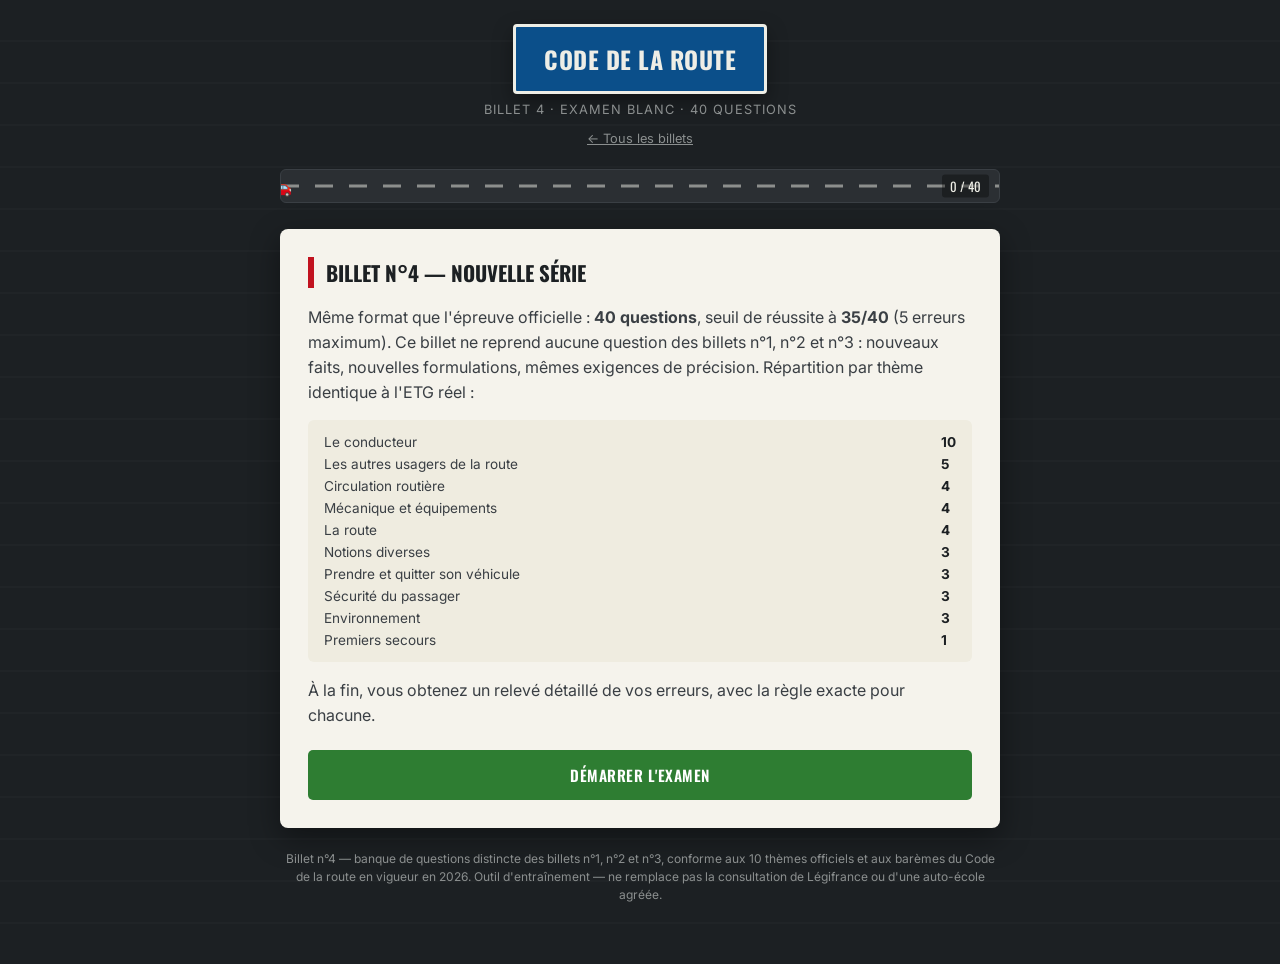
<file: billet-04.html>
<!DOCTYPE html>
<html lang="fr">
<head>
<meta charset="UTF-8">
<meta name="viewport" content="width=device-width, initial-scale=1.0">
<title>Code de la Route — Billet 4</title>
<link rel="preconnect" href="https://fonts.googleapis.com">
<link href="https://fonts.googleapis.com/css2?family=Oswald:wght@400;500;600;700&family=Inter:wght@400;500;600;700&display=swap" rel="stylesheet">
<link rel="stylesheet" href="assets/style.css">
</head>
<body>
<div class="app">

  <div class="gantry">
    <div class="gantry-sign"><h1>Code de la route</h1></div>
    <div class="gantry-sub">Billet 4 · Examen blanc · 40 questions</div>
    <div style="margin-top:10px;"><a href="index.html" style="color:var(--lane-dim);font-size:0.8rem;text-decoration:underline;">&larr; Tous les billets</a></div>
  </div>

  <div class="road" id="roadBar">
    <div class="road-fill" id="roadFill"></div>
    <div class="road-line"></div>
    <div class="road-car" id="roadCar">🚗</div>
    <div class="road-count" id="roadCount">0 / 40</div>
  </div>

  <div class="screen active" id="screen-intro">
    <div class="panel intro">
      <h2>Billet n°4 — nouvelle série</h2>
      <p>Même format que l'épreuve officielle : <strong>40 questions</strong>, seuil de réussite à <strong>35/40</strong> (5 erreurs maximum). Ce billet ne reprend aucune question des billets n°1, n°2 et n°3 : nouveaux faits, nouvelles formulations, mêmes exigences de précision. Répartition par thème identique à l'ETG réel :</p>
      <div class="theme-grid">
        <span>Le conducteur</span><strong>10</strong>
        <span>Les autres usagers de la route</span><strong>5</strong>
        <span>Circulation routière</span><strong>4</strong>
        <span>Mécanique et équipements</span><strong>4</strong>
        <span>La route</span><strong>4</strong>
        <span>Notions diverses</span><strong>3</strong>
        <span>Prendre et quitter son véhicule</span><strong>3</strong>
        <span>Sécurité du passager</span><strong>3</strong>
        <span>Environnement</span><strong>3</strong>
        <span>Premiers secours</span><strong>1</strong>
      </div>
      <p>À la fin, vous obtenez un relevé détaillé de vos erreurs, avec la règle exacte pour chacune.</p>
      <div class="btn-row">
        <button class="btn btn-primary btn-block" onclick="startExam()">Démarrer l'examen</button>
      </div>
    </div>
  </div>

  <div class="screen" id="screen-quiz">
    <div class="panel">
      <div class="q-badge" id="qCategory">Catégorie</div>
      <p class="q-text" id="qText">Question</p>
      <div class="options" id="qOptions"></div>
      <div id="qTranslateBox"></div>
      <div class="qa-footer">
        <span style="font-size:0.85rem;color:var(--muted);" id="qProgressLabel"></span>
        <button class="btn btn-primary" id="nextBtn" disabled onclick="nextQuestion()">Valider</button>
      </div>
    </div>
  </div>

  <div class="screen" id="screen-results">
    <div class="permit-card">
      <div class="permit-eyebrow">Résultat de l'examen — billet n°4</div>
      <div class="permit-score" id="resScore">0 / 40</div>
      <div class="permit-detail" id="resDetail">0 erreur(s)</div>
      <div class="stamp" id="resStamp">—</div>
    </div>

    <div class="panel">
      <h2 style="font-family:'Oswald',sans-serif;text-transform:uppercase;font-size:1.15rem;margin-top:0;border-left:6px solid var(--sign-blue);padding-left:12px;">Corrigé détaillé</h2>
      <div class="filter-row">
        <button class="filter-btn active" data-filter="all" onclick="setFilter('all')">Toutes (40)</button>
        <button class="filter-btn" data-filter="wrong" onclick="setFilter('wrong')">Erreurs uniquement</button>
      </div>
      <div id="reviewList"></div>
      <div class="btn-row">
        <button class="btn btn-secondary btn-block" onclick="location.reload()">Repasser ce billet</button>
      </div>
    </div>
  </div>

  <footer class="note">Billet n°4 — banque de questions distincte des billets n°1, n°2 et n°3, conforme aux 10 thèmes officiels et aux barèmes du Code de la route en vigueur en 2026. Outil d'entraînement — ne remplace pas la consultation de Légifrance ou d'une auto-école agréée.</footer>
</div>

<script>
const QUESTIONS = [
  // ---- Le conducteur (10) ----
  {cat:"Le conducteur", q:"Le cannabis reste détectable dans le sang et peut altérer la conduite pendant une durée pouvant aller jusqu'à :", options:["Quelques heures seulement, quelle que soit la consommation", "Plusieurs jours, voire plusieurs semaines en cas de consommation régulière", "Uniquement pendant la durée de l'ivresse ressentie"], correct:1, ex:"Selon la fréquence de consommation et la quantité absorbée, les effets du cannabis sur les capacités de conduite peuvent persister plusieurs jours, et sa détection dans l'organisme peut durer bien plus longtemps encore chez un consommateur régulier.",
    qTr:{opts:["Про тривалість впливу канабісу на здатність керувати авто","Про правила проходження техогляду","Про мінімальну відстань обгону велосипедиста"], correct:0, text:"Ефекти канабісу на здатність керувати автомобілем можуть тривати кілька днів, залежно від частоти вживання та кількості спожитого."},
    exTr:{opts:["Про те, що ефект і виявлення канабісу можуть тривати довше при регулярному вживанні","Про правила перевезення тварин","Про сигнал ABS на панелі приладів"], correct:0, text:"Залежно від частоти вживання і кількості спожитого, вплив канабісу на здатність керувати автомобілем може зберігатися кілька днів, а виявлення в організмі — набагато довше в разі регулярного вживання."}},
  {cat:"Le conducteur", q:"La conduite en état de fatigue avancée peut entraîner de courts endormissements involontaires appelés :", options:["Micro-sommeils", "Hallucinations visuelles", "Vertiges positionnels"], correct:0, ex:"Un « micro-sommeil » est un très bref épisode d'endormissement involontaire, de quelques secondes, suffisant pour parcourir une distance importante sans contrôle du véhicule.",
    qTr:{opts:["Про короткі мимовільні засинання за кермом","Про правила освітлення вночі","Про перевірку тиску в шинах"], correct:0, text:"Керування у стані сильної втоми може призводити до коротких мимовільних засинань, які називають «мікросном»."},
    exTr:{opts:["Про те, чому кілька секунд мікросну небезпечні на швидкості","Про правила обгону трактора","Про мінімальну глибину протектора"], correct:0, text:"«Мікросон» — це дуже короткий, на кілька секунд, епізод мимовільного засинання, якого достатньо, щоб проїхати значну відстань без контролю над автомобілем."}},
  {cat:"Le conducteur", q:"Un conducteur qui vient de manger un repas copieux voit généralement sa vigilance :", options:["Augmenter, la digestion stimulant l'organisme", "Diminuer, la digestion favorisant une somnolence post-prandiale", "Rester strictement inchangée"], correct:1, ex:"La digestion d'un repas copieux mobilise l'organisme et favorise un état de somnolence, dit post-prandial, qui réduit la vigilance au volant.",
    qTr:{opts:["Про вплив ситного обіду на пильність водія","Про правила транспортування вантажу","Про роботу системи ESP"], correct:0, text:"Водій, який щойно щільно поїв, зазвичай відчуває зниження пильності через післяобідню сонливість."},
    exTr:{opts:["Про пояснення післяобідньої сонливості та її вплив на пильність","Про мінімальну глибину протектора шини","Про правила проїзду переїзду"], correct:0, text:"Травлення ситного обіду мобілізує організм і сприяє сонливості, яку називають післяобідньою, що знижує пильність за кермом."}},
  {cat:"Le conducteur", q:"Le stress au volant peut notamment provoquer :", options:["Une amélioration de la concentration sur la route", "Une conduite plus prudente en toutes circonstances", "Une agressivité accrue et une prise de risque plus importante"], correct:2, ex:"Le stress altère le jugement et peut se traduire par de l'agressivité, de l'impatience et une prise de risque accrue (vitesse excessive, dépassements dangereux).",
    qTr:{opts:["Про наслідки стресу за кермом","Про правила зупинки в тунелі","Про перевірку рівня охолоджувальної рідини"], correct:0, text:"Стрес за кермом може, зокрема, спричиняти підвищену агресивність і більшу схильність до ризикованої поведінки."},
    exTr:{opts:["Про те, як стрес погіршує судження та підвищує ризик","Про мінімальну глибину протектора шини","Про правила освітлення в тумані"], correct:0, text:"Стрес погіршує судження і може виявлятися в агресивності, нетерплячості та підвищеній схильності до ризику (надмірна швидкість, небезпечні обгони)."}},
  {cat:"Le conducteur", q:"Face à un jeune enfant qui joue près de la chaussée, un conducteur doit surtout anticiper :", options:["Qu'un enfant ne peut jamais courir plus vite que prévu", "Un comportement imprévisible, un enfant pouvant s'élancer soudainement sur la route", "Que l'enfant restera nécessairement sous la surveillance d'un adulte"], correct:1, ex:"Les enfants ont un comportement imprévisible et peuvent s'élancer brusquement sur la chaussée sans évaluer le danger : la prudence et le ralentissement s'imposent dès qu'un enfant est repéré près de la route.",
    qTr:{opts:["Про непередбачувану поведінку дитини поблизу дороги","Про правила проходження техогляду","Про мінімальну дистанцію обгону"], correct:0, text:"Побачивши дитину, яка грається біля проїжджої частини, водій повинен насамперед враховувати непередбачувану поведінку — дитина може раптово вибігти на дорогу."},
    exTr:{opts:["Про необхідність знижувати швидкість, помітивши дитину біля дороги","Про роботу системи ABS","Про правила перевезення тварин"], correct:0, text:"Діти поводяться непередбачувано і можуть раптово вибігти на проїжджу частину, не оцінюючи небезпеку: обережність і зниження швидкості обов'язкові, щойно помічено дитину поблизу дороги."}},
  {cat:"Le conducteur", q:"Certains médicaments contre le rhume ou les allergies, disponibles sans ordonnance, peuvent provoquer :", options:["Une somnolence qui altère l'aptitude à conduire", "Un effet stimulant qui améliore la vigilance", "Aucun effet sur la conduite, s'agissant de médicaments courants"], correct:0, ex:"De nombreux médicaments en vente libre (antihistaminiques notamment) provoquent une somnolence qui peut affecter la conduite ; il faut vérifier le pictogramme et la notice avant de prendre le volant.",
    qTr:{opts:["Про ліки без рецепта, які можуть викликати сонливість","Про правила освітлення на дорозі","Про глибину протектора шини"], correct:0, text:"Деякі безрецептурні ліки від застуди чи алергії можуть викликати сонливість, яка погіршує здатність керувати автомобілем."},
    exTr:{opts:["Про необхідність перевіряти піктограму та інструкцію перед керуванням","Про правила проїзду залізничного переїзду","Про роботу системи ESP"], correct:0, text:"Багато безрецептурних ліків (зокрема антигістамінні) викликають сонливість, яка може вплинути на керування; перед тим як сісти за кермо, слід перевірити піктограму та інструкцію."}},
  {cat:"Le conducteur", q:"La conduite de nuit augmente le risque d'accident notamment parce que :", options:["La chaussée est toujours plus large de nuit", "La perception des distances et des vitesses est dégradée par la réduction de la visibilité", "Les autres usagers respectent moins bien le code la nuit"], correct:1, ex:"De nuit, le champ de vision est réduit et l'appréciation des distances et des vitesses des autres véhicules devient plus difficile, ce qui augmente le risque d'accident.",
    qTr:{opts:["Про причину підвищеного ризику ДТП уночі","Про правила встановлення дитячого крісла","Про мінімальний тиск у шинах"], correct:0, text:"Керування вночі підвищує ризик аварії, зокрема тому, що сприйняття відстаней і швидкостей погіршується через знижену видимість."},
    exTr:{opts:["Про звужене поле зору й гіршу оцінку відстаней уночі","Про правила евакуації з тунелю","Про обов'язкове страхування"], correct:0, text:"Вночі поле зору звужується, а оцінка відстаней і швидкостей інших автомобілів стає складнішою, що підвищує ризик аварії."}},
  {cat:"Le conducteur", q:"Un conducteur qui vient de retirer des lunettes de vue prescrites pour la conduite et roule tout de même :", options:["Ne prend aucun risque particulier", "Commet une infraction et prend un risque réel, sa vision étant insuffisamment corrigée", "Peut légalement rouler s'il connaît bien la route"], correct:1, ex:"Le port de tout dispositif de correction visuelle mentionné sur le permis de conduire est obligatoire ; conduire sans est à la fois une infraction et une prise de risque, la perception visuelle étant essentielle à la conduite.",
    qTr:{opts:["Про водіння без приписаних окулярів для корекції зору","Про правила перевезення тварин у салоні","Про мінімальну відстань обгону"], correct:0, text:"Водій, який зняв приписані для керування окуляри і все одно їде, порушує закон і наражається на реальний ризик через недостатньо скориговане бачення."},
    exTr:{opts:["Про обов'язковість засобів корекції зору, вказаних у посвідченні","Про правила виходу з авто в місті","Про роботу антиблокувальної системи"], correct:0, text:"Носіння будь-якого засобу корекції зору, зазначеного у посвідченні водія, є обов'язковим; керування без нього — одночасно порушення і реальний ризик, адже зорове сприйняття є ключовим для водіння."}},
  {cat:"Le conducteur", q:"Face à un conducteur qui manifeste un comportement agressif (klaxons, insultes) après une erreur de conduite, il est recommandé de :", options:["Répondre par une manœuvre similaire pour rétablir la situation", "Rester calme, ne pas réagir à la provocation et poursuivre prudemment sa route", "S'arrêter immédiatement pour discuter avec l'autre conducteur"], correct:1, ex:"Face à l'agressivité d'un autre usager, il vaut mieux garder son calme et ne pas entrer en confrontation : répondre par une manœuvre risquée aggrave le danger pour tout le monde.",
    qTr:{opts:["Про поведінку водія у відповідь на агресію іншого учасника руху","Про правила проходження техогляду","Про перевірку рівня масла"], correct:0, text:"Стикнувшись з агресивним водієм (клаксон, образи) після власної помилки, рекомендується зберігати спокій і спокійно продовжувати рух, не реагуючи на провокацію."},
    exTr:{opts:["Про те, чому не варто вступати в конфронтацію на дорозі","Про правила освітлення в тумані","Про мінімальну глибину протектора"], correct:0, text:"Перед агресією іншого учасника руху краще зберігати спокій і не вступати в конфронтацію: відповідь ризикованим маневром лише посилює небезпеку для всіх."}},
  {cat:"Le conducteur", q:"L'assurance dite « au tiers » d'un véhicule couvre :", options:["Tous les dommages, y compris ceux subis par le véhicule du conducteur responsable", "Uniquement la responsabilité civile, c'est-à-dire les dommages causés à autrui", "Uniquement le vol et l'incendie du véhicule assuré"], correct:1, ex:"L'assurance « au tiers » correspond à la garantie minimale obligatoire : elle couvre la responsabilité civile, c'est-à-dire les dommages causés à des tiers, mais pas les dommages subis par le véhicule du responsable lui-même.",
    qTr:{opts:["Про те, що покриває мінімальна («на третю особу») страховка","Про правила техогляду","Про мінімальний вік водія"], correct:0, text:"Так звана мінімальна страховка («au tiers») покриває лише цивільну відповідальність, тобто шкоду, заподіяну іншим особам."},
    exTr:{opts:["Про те, що мінімальна страховка не покриває шкоду власному авто винуватця","Про правила проходження медогляду","Про обов'язкове освітлення вночі"], correct:0, text:"Мінімальна страховка відповідає обов'язковому законодавчому мінімуму: вона покриває цивільну відповідальність, тобто шкоду третім особам, але не шкоду, заподіяну автомобілю самого винуватця."}},
  // ---- Les autres usagers de la route (5) ----
  {cat:"Les autres usagers de la route", q:"Un motocycliste qui roule en léger décalage sur sa voie le fait principalement pour :", options:["Gagner du temps sur les autres usagers", "Être mieux vu et améliorer sa propre visibilité sur la route", "Respecter une obligation réglementaire de position"], correct:1, ex:"Le décalage dans la voie permet à un motocycliste d'améliorer sa visibilité pour les autres usagers et d'anticiper les dangers ; ce n'est pas une obligation mais une pratique de sécurité recommandée.",
    qTr:{opts:["Про причину зміщення мотоцикліста в межах смуги","Про правила обгону трактора","Про мінімальну глибину протектора"], correct:0, text:"Мотоцикліст, що їде з невеликим зміщенням у своїй смузі, робить це насамперед для того, щоб бути кращим видимим і покращити власний огляд дороги."},
    exTr:{opts:["Про те, що зміщення в смузі — рекомендована практика, а не обов'язок","Про правила перевезення тварин","Про роботу системи ESP"], correct:0, text:"Зміщення в межах смуги дозволяє мотоциклісту покращити свою видимість для інших учасників руху та передбачати небезпеки; це не обов'язок, а рекомендована практика безпеки."}},
  {cat:"Les autres usagers de la route", q:"Face à un attelage agricole lent circulant sur une route à une seule voie par sens, un conducteur doit :", options:["Le dépasser dès que possible, même en ligne droite avec une visibilité limitée", "Patienter et ne dépasser qu'avec une visibilité suffisante et en toute sécurité", "Klaxonner de manière prolongée pour qu'il se range"], correct:1, ex:"Un véhicule lent ne justifie pas une prise de risque : il faut patienter derrière lui jusqu'à ce que la visibilité et la configuration de la route permettent un dépassement en toute sécurité.",
    qTr:{opts:["Про поведінку водія позаду повільного сільгосптранспорту","Про правила освітлення вночі","Про мінімальний тиск у шинах"], correct:0, text:"Позаду повільного сільськогосподарського причепа на дорозі з однією смугою в кожному напрямку водій повинен зачекати і обганяти лише за достатньої видимості й безпеки."},
    exTr:{opts:["Про те, що повільний транспорт не виправдовує ризикований обгін","Про правила перевезення дитини","Про роботу антиблокувальної системи"], correct:0, text:"Повільний транспортний засіб не є підставою для ризику: потрібно почекати позаду нього, доки видимість і конфігурація дороги не дозволять безпечний обгін."}},
  {cat:"Les autres usagers de la route", q:"Un utilisateur de trottinette électrique doit en principe circuler :", options:["Sur le trottoir, comme un piéton", "Sur la chaussée, une piste cyclable ou une voie verte selon la configuration, mais pas sur le trottoir", "Uniquement sur les emplacements réservés au stationnement"], correct:1, ex:"Les trottinettes électriques sont assimilées à des engins de déplacement personnel motorisés : elles doivent circuler sur la chaussée, une piste cyclable ou une voie verte, et non sur le trottoir, sauf autorisation municipale spécifique à faible allure.",
    qTr:{opts:["Про те, де має рухатися користувач електросамоката","Про правила користування ременем безпеки","Про мінімальну відстань обгону велосипедиста"], correct:0, text:"Користувач електросамоката, як правило, повинен рухатися проїжджою частиною, велодоріжкою або зеленою смугою, залежно від ситуації, а не тротуаром."},
    exTr:{opts:["Про виняток муніципального дозволу на рух тротуаром на малій швидкості","Про правила освітлення в тумані","Про перевірку рівня охолоджувальної рідини"], correct:0, text:"Електросамокати прирівнюються до моторизованих засобів персонального пересування: вони повинні рухатися проїжджою частиною, велодоріжкою або зеленою смугою, а не тротуаром, окрім особливого муніципального дозволу на малій швидкості."}},
  {cat:"Les autres usagers de la route", q:"Face à un enfant seul qui s'apprête à traverser sans surveillance d'adulte visible, un conducteur doit :", options:["Poursuivre sa route normalement si l'enfant semble attendre", "Ralentir fortement et se tenir prêt à s'arrêter à tout moment", "Klaxonner pour signaler sa présence et poursuivre sa route"], correct:1, ex:"La présence d'un enfant seul près de la chaussée impose une vigilance et un ralentissement immédiats, un enfant pouvant s'élancer sans prévenir, contrairement à un adulte.",
    qTr:{opts:["Про поведінку водія перед дитиною без нагляду дорослого","Про правила проходження техогляду","Про мінімальну глибину протектора"], correct:0, text:"Перед дитиною, яка сама збирається переходити дорогу без видимого нагляду дорослого, водій повинен сильно знизити швидкість і бути готовим зупинитися будь-якої миті."},
    exTr:{opts:["Про те, чому присутність дитини без нагляду вимагає негайного зниження швидкості","Про правила обгону велосипедиста","Про роботу системи ABS"], correct:0, text:"Присутність дитини без нагляду поблизу проїжджої частини вимагає негайної уваги і зниження швидкості, адже дитина, на відміну від дорослого, може вибігти без попередження."}},
  {cat:"Les autres usagers de la route", q:"Une personne aveugle ou malvoyante qui traverse est identifiable notamment par :", options:["Une canne blanche, éventuellement munie d'un ou plusieurs anneaux rétro-réfléchissants", "Un brassard rouge fluorescent uniquement", "Un gilet jaune obligatoire de jour comme de nuit"], correct:0, ex:"La canne blanche, parfois complétée par des bandes rétro-réfléchissantes, signale une personne aveugle ou malvoyante ; tout conducteur doit lui laisser une priorité et un temps de traversée suffisant.",
    qTr:{opts:["Про ознаку, за якою впізнають незрячу людину, що переходить дорогу","Про правила освітлення транспорту","Про мінімальну дистанцію обгону"], correct:0, text:"Незрячу або слабозору людину, яка переходить дорогу, можна впізнати, зокрема, за білою тростиною, іноді з світловідбивними кільцями."},
    exTr:{opts:["Про обов'язок водія дати пріоритет і час на перехід незрячій людині","Про правила перевезення вантажу","Про роботу системи ESP"], correct:0, text:"Біла тростина, іноді доповнена світловідбивними смугами, позначає незрячу або слабозору людину; кожен водій повинен дати їй пріоритет і достатньо часу на перехід."}},
  // ---- Circulation routière (4) ----
  {cat:"Circulation routière", q:"Un « cédez le passage » associé à un panneau de danger annonçant une intersection impose au conducteur de :", options:["S'arrêter obligatoirement, comme au panneau STOP", "Céder le passage sans arrêt obligatoire si la voie est libre", "Ignorer la priorité si aucun véhicule n'est visible"], correct:1, ex:"Contrairement au panneau STOP, le « cédez le passage » n'impose pas un arrêt obligatoire : le conducteur doit simplement céder la priorité aux véhicules circulant sur la route abordée, en s'arrêtant seulement si nécessaire.",
    qTr:{opts:["Про обов'язок водія на знаку «Поступіться дорогою»","Про правила обгону сільгосптехніки","Про мінімальну дистанцію обгону"], correct:0, text:"Знак «Поступіться дорогою» разом зі знаком небезпеки перед перехрестям не вимагає обов'язкової зупинки, на відміну від знака STOP."},
    exTr:{opts:["Про різницю між знаком STOP і «Поступіться дорогою»","Про правила освітлення вночі","Про перевірку тиску в шинах"], correct:0, text:"На відміну від знака STOP, «Поступіться дорогою» не вимагає обов'язкової зупинки: водій має просто поступитися дорогою транспорту на перехресній дорозі, зупиняючись лише за потреби."}},
  {cat:"Circulation routière", q:"Une flèche de rabattement (ou de direction obligatoire) peinte au sol avant un carrefour :", options:["Est purement indicative et peut être ignorée", "Indique une direction obligatoire à suivre depuis la voie concernée", "Ne concerne que les véhicules prioritaires"], correct:1, ex:"Une flèche de direction obligatoire peinte au sol impose au conducteur circulant sur cette voie de suivre la direction indiquée au carrefour suivant ; elle n'est pas simplement indicative.",
    qTr:{opts:["Про значення обов'язкової стрілки напрямку на дорозі","Про правила обгону автобуса","Про мінімальну глибину протектора"], correct:0, text:"Стрілка обов'язкового напрямку, намальована на дорозі перед перехрестям, не є просто орієнтовною — вона вказує обов'язковий напрямок руху."},
    exTr:{opts:["Про те, що стрілка обов'язкова, а не просто орієнтовна","Про правила освітлення в тумані","Про перевірку рівня масла"], correct:0, text:"Стрілка обов'язкового напрямку, намальована на дорозі, зобов'язує водія, що рухається цією смугою, дотримуватися вказаного напрямку на наступному перехресті; вона не є просто орієнтовною."}},
  {cat:"Circulation routière", q:"À l'approche d'un carrefour où la signalisation lumineuse est en panne (feux éteints), le conducteur doit :", options:["Considérer qu'il n'y a plus aucune règle de priorité à respecter", "Appliquer les règles de priorité habituelles, notamment la priorité à droite en l'absence d'autre indication", "S'arrêter et attendre le rétablissement des feux avant de repartir"], correct:1, ex:"En cas de panne des feux tricolores, ceux-ci ne donnent plus aucune indication : les règles de priorité habituelles (panneaux, priorité à droite à défaut d'autre signalisation) reprennent leur plein effet.",
    qTr:{opts:["Про правила пріоритету на перехресті з непрацюючим світлофором","Про правила проїзду зони робіт","Про мінімальну відстань до пішохода"], correct:0, text:"На перехресті з непрацюючим світлофором водій повинен застосовувати звичайні правила пріоритету, зокрема пріоритет справа за відсутності інших вказівок."},
    exTr:{opts:["Про те, що звичайні правила пріоритету діють знову при непрацюючому світлофорі","Про правила освітлення в тунелі","Про перевірку рівня охолоджувальної рідини"], correct:0, text:"У разі несправності світлофора він більше не дає жодних вказівок: знову повністю діють звичайні правила пріоритету (знаки, пріоритет справа за відсутності іншої сигналізації)."}},
  {cat:"Circulation routière", q:"Un conducteur qui souhaite faire demi-tour sur une route ouverte à la circulation doit d'abord :", options:["S'assurer qu'aucune interdiction ne s'applique et que la manœuvre est possible sans danger ni gêne pour les autres usagers", "Effectuer la manœuvre dès qu'il le souhaite, sans vérification particulière", "Attendre uniquement le passage d'un autre véhicule pour se signaler"], correct:0, ex:"Un demi-tour n'est permis que si aucune interdiction ne s'applique (ligne continue, signalisation) et si la manœuvre peut être réalisée sans danger ni gêne pour les autres usagers, avec une visibilité suffisante.",
    qTr:{opts:["Про умови, які потрібно перевірити перед розворотом","Про правила зупинки на пішохідному переході","Про мінімальну глибину протектора"], correct:0, text:"Водій, який хоче розвернутися на відкритій для руху дорозі, повинен спочатку переконатися, що немає жодної заборони і маневр безпечний для інших учасників."},
    exTr:{opts:["Про умови, за яких розворот дозволений","Про правила освітлення транспорту вночі","Про обов'язкове страхування"], correct:0, text:"Розворот дозволений лише за відсутності заборони (суцільна лінія, знаки) і якщо маневр можна виконати безпечно, без перешкод для інших учасників руху, за достатньої видимості."}},
  // ---- Mécanique et équipements (4) ----
  {cat:"Mécanique et équipements", q:"Une odeur de brûlé ou de caoutchouc chaud provenant du bloc-freins pendant un long trajet en descente peut signaler :", options:["Un fonctionnement normal, sans conséquence", "Une surchauffe des freins, avec un risque de perte d'efficacité du freinage", "Un problème purement esthétique sans impact sur la sécurité"], correct:1, ex:"Une odeur de brûlé au niveau des freins, notamment en descente prolongée, peut indiquer une surchauffe susceptible de réduire fortement l'efficacité du freinage : il faut s'arrêter et laisser refroidir le système.",
    qTr:{opts:["Про запах паленого від гальм у тривалому спуску","Про правила заміни фільтрів","Про мінімальну відстань обгону"], correct:0, text:"Запах паленого чи гарячої гуми від гальм під час тривалого спуску може свідчити про перегрів гальм."},
    exTr:{opts:["Про ризик втрати ефективності гальм через перегрів","Про правила освітлення в тумані","Про перевірку тиску в шинах"], correct:0, text:"Запах паленого від гальм, особливо в тривалому спуску, може вказувати на перегрів, здатний суттєво знизити ефективність гальмування: потрібно зупинитися і дати системі охолонути."}},
  {cat:"Mécanique et équipements", q:"Le liquide de refroidissement du moteur doit être vérifié :", options:["Uniquement en cas de panne déjà survenue", "Régulièrement, moteur froid, et complété si le niveau est insuffisant", "Uniquement lors du contrôle technique"], correct:1, ex:"Le niveau de liquide de refroidissement doit être contrôlé régulièrement, moteur froid pour éviter tout risque de brûlure, et complété si nécessaire afin de prévenir une surchauffe du moteur.",
    qTr:{opts:["Про періодичність перевірки охолоджувальної рідини","Про правила заміни ременя ГРМ","Про мінімальну глибину протектора"], correct:0, text:"Рівень охолоджувальної рідини двигуна потрібно перевіряти регулярно, на холодному двигуні, і доливати за потреби."},
    exTr:{opts:["Про те, чому перевіряти рідину слід на холодному двигуні","Про правила освітлення в тумані","Про роботу системи ESP"], correct:0, text:"Рівень охолоджувальної рідини слід перевіряти регулярно на холодному двигуні, щоб уникнути опіку, і доливати за потреби, щоб запобігти перегріву двигуна."}},
  {cat:"Mécanique et équipements", q:"Des essuie-glaces usés qui laissent des traces sur le pare-brise doivent être :", options:["Remplacés, une mauvaise visibilité par temps de pluie étant dangereuse", "Conservés jusqu'à leur usure complète", "Utilisés uniquement à vitesse réduite"], correct:0, ex:"Des essuie-glaces usés compromettent la visibilité par temps de pluie ou de neige : ils doivent être remplacés dès que leur efficacité diminue, pour garantir une vision claire de la route.",
    qTr:{opts:["Про заміну зношених двірників лобового скла","Про правила перевірки гальм","Про мінімальний тиск у шинах"], correct:0, text:"Зношені двірники, що залишають смуги на лобовому склі, потрібно замінити, оскільки погана видимість під час дощу небезпечна."},
    exTr:{opts:["Про необхідність замінювати двірники для чіткого огляду дороги","Про правила освітлення в тунелі","Про перевірку рівня масла"], correct:0, text:"Зношені двірники погіршують видимість під час дощу чи снігу: їх слід замінювати, щойно ефективність знижується, щоб забезпечити чіткий огляд дороги."}},
  {cat:"Mécanique et équipements", q:"Le rôle principal de l'ABS (système antiblocage des roues) est de :", options:["Réduire la distance de freinage dans tous les cas de figure", "Empêcher le blocage des roues au freinage pour conserver la maîtrise de la direction", "Augmenter automatiquement la vitesse après un freinage"], correct:1, ex:"L'ABS empêche le blocage des roues lors d'un freinage appuyé, ce qui permet au conducteur de conserver la maîtrise de la direction du véhicule ; il ne réduit pas systématiquement la distance de freinage elle-même.",
    qTr:{opts:["Про основну функцію системи ABS","Про правила заміни двірників","Про мінімальну дистанцію обгону"], correct:0, text:"Основна роль системи ABS (антиблокувальна система гальм) полягає в тому, щоб запобігти блокуванню коліс при гальмуванні і зберегти керованість автомобіля."},
    exTr:{opts:["Про те, що ABS зберігає керованість, а не завжди скорочує гальмівний шлях","Про правила освітлення в тумані","Про перевірку рівня охолоджувальної рідини"], correct:0, text:"ABS запобігає блокуванню коліс при різкому гальмуванні, що дозволяє водієві зберегти контроль над напрямком руху автомобіля; вона не завжди скорочує сам гальмівний шлях."}},
  // ---- La route (4) ----
  {cat:"La route", q:"Une chaussée dite à « double sens de circulation » sans marquage central se distingue par :", options:["L'absence de séparation matérielle entre les deux sens, exigeant une vigilance accrue", "Une séparation systématique par un terre-plein central", "Un sens unique alterné selon l'heure de la journée"], correct:0, ex:"Sur une route à double sens sans marquage axial, aucune séparation matérielle ne sépare les deux sens de circulation : la prudence et le respect strict de sa moitié de chaussée sont essentiels, notamment dans les virages.",
    qTr:{opts:["Про особливість дороги з двостороннім рухом без розмітки","Про правила проїзду зони робіт","Про мінімальну глибину протектора"], correct:0, text:"Дорога з двостороннім рухом без осьової розмітки відрізняється відсутністю фізичного розділення напрямків руху, що вимагає підвищеної уваги."},
    exTr:{opts:["Про важливість дотримання своєї половини дороги, особливо в поворотах","Про правила освітлення в тунелі","Про обов'язкове страхування"], correct:0, text:"На дорозі з двостороннім рухом без осьової розмітки жодне фізичне розділення не відокремлює два напрямки руху: обережність і суворе дотримання своєї половини дороги є важливими, особливо в поворотах."}},
  {cat:"La route", q:"Une chaussée dégradée présentant des nids-de-poule impose au conducteur de :", options:["Maintenir sa vitesse habituelle sans ajustement", "Adapter sa vitesse et sa trajectoire pour éviter tout choc brutal risquant d'endommager le véhicule ou de le déséquilibrer", "Accélérer pour franchir rapidement la zone dégradée"], correct:1, ex:"Une chaussée dégradée impose de réduire sa vitesse et d'ajuster sa trajectoire afin d'éviter les nids-de-poule, qui peuvent endommager le véhicule (pneus, suspensions) ou provoquer une perte de contrôle.",
    qTr:{opts:["Про поведінку водія на дорозі з вибоїнами","Про правила освітлення вночі","Про мінімальну відстань обгону"], correct:0, text:"Пошкоджена дорога з вибоїнами вимагає від водія адаптувати швидкість і траєкторію, щоб уникнути різкого удару."},
    exTr:{opts:["Про ризик пошкодження авто чи втрати контролю через вибоїни","Про правила проходження техогляду","Про перевірку тиску в шинах"], correct:0, text:"Пошкоджена дорога вимагає зниження швидкості та коригування траєкторії, щоб уникнути вибоїн, які можуть пошкодити автомобіль (шини, підвіску) або спричинити втрату контролю."}},
  {cat:"La route", q:"Sur une route de montagne à forte déclivité, en descente prolongée, il est recommandé de :", options:["Rétrograder pour utiliser le frein moteur et limiter l'usage prolongé des freins", "Rouler au point mort pour économiser du carburant", "Utiliser uniquement le frein à main pour ralentir"], correct:0, ex:"En descente prolongée, rétrograder permet d'utiliser le frein moteur et de limiter l'usage continu des freins, qui risqueraient de surchauffer et de perdre en efficacité (voire de « lâcher »).",
    qTr:{opts:["Про правильну техніку тривалого спуску в горах","Про правила обгону вантажівки","Про мінімальну глибину протектора"], correct:0, text:"На гірській дорозі з великим ухилом у тривалому спуску рекомендується перейти на нижчу передачу, щоб використовувати гальмування двигуном."},
    exTr:{opts:["Про те, чому гальмування двигуном запобігає перегріву гальм","Про правила освітлення в тумані","Про роботу системи ESP"], correct:0, text:"У тривалому спуску перехід на нижчу передачу дозволяє використовувати гальмування двигуном і обмежити тривале використання гальм, які ризикують перегрітися і втратити ефективність (аж до відмови)."}},
  {cat:"La route", q:"Face à un panneau annonçant un risque de chute de pierres (zone de montagne ou falaise), il convient de :", options:["Redoubler de vigilance et être prêt à s'arrêter ou à manœuvrer si besoin", "Accélérer pour quitter rapidement la zone à risque", "Klaxonner régulièrement pour prévenir un éventuel danger"], correct:0, ex:"Un panneau de chute de pierres signale un danger réel dans une zone où des blocs peuvent tomber sur la chaussée : il faut redoubler de vigilance, sans nécessairement accélérer, et être prêt à réagir.",
    qTr:{opts:["Про поведінку водія перед знаком «можливе падіння каміння»","Про правила обгону автобуса","Про мінімальну дистанцію безпеки"], correct:0, text:"Перед знаком, що попереджає про можливе падіння каміння (гірська зона чи скеля), слід посилити увагу і бути готовим зупинитися чи маневрувати."},
    exTr:{opts:["Про реальну небезпеку зони, де може впасти каміння на дорогу","Про правила освітлення вночі","Про перевірку рівня масла"], correct:0, text:"Знак падіння каміння сигналізує про реальну небезпеку в зоні, де брили можуть впасти на проїжджу частину: потрібно посилити увагу, необов'язково прискорюючись, і бути готовим реагувати."}},
  // ---- Notions diverses (3) ----
  {cat:"Notions diverses", q:"Le défaut d'assurance d'un véhicule circulant sur la voie publique constitue :", options:["Une simple négligence administrative sans conséquence pénale", "Un délit passible de sanctions pénales, y compris en l'absence d'accident", "Une infraction uniquement constatée après un accident"], correct:1, ex:"Circuler sans assurance est un délit pénal, sanctionné même en l'absence d'accident, dès lors que le défaut de couverture est constaté lors d'un contrôle.",
    qTr:{opts:["Про юридичні наслідки їзди без страховки","Про правила буксирування причепа","Про мінімальний вік водія"], correct:0, text:"Відсутність страховки на транспортний засіб, що рухається дорогою загального користування, є кримінальним правопорушенням, каране навіть без ДТП."},
    exTr:{opts:["Про те, що їзда без страховки карається навіть без аварії","Про правила освітлення в тумані","Про перевірку тиску в шинах"], correct:0, text:"Керування без страховки є кримінальним правопорушенням, каране навіть за відсутності ДТП, щойно відсутність покриття виявлено під час перевірки."}},
  {cat:"Notions diverses", q:"En France, un conducteur impliqué dans un accident corporel a l'obligation de :", options:["S'arrêter et porter assistance, sous peine de délit de fuite", "Ne s'arrêter que si un autre usager le lui demande expressément", "Prévenir uniquement son assureur, sans obligation de s'arrêter"], correct:0, ex:"Tout conducteur impliqué dans un accident corporel doit obligatoirement s'arrêter et porter assistance aux victimes ; ne pas le faire constitue un délit de fuite, sévèrement sanctionné.",
    qTr:{opts:["Про обов'язок водія зупинитися при ДТП з постраждалими","Про правила перевезення тварин","Про обов'язкове освітлення транспорту"], correct:0, text:"У Франції водій, причетний до ДТП з постраждалими, зобов'язаний зупинитися і надати допомогу, інакше це вважається втечею з місця події."},
    exTr:{opts:["Про кримінальну відповідальність за втечу з місця ДТП","Про правила проходження техогляду","Про мінімальну глибину протектора"], correct:0, text:"Кожен водій, причетний до ДТП з постраждалими, зобов'язаний зупинитися і надати допомогу потерпілим; невиконання цього є втечею з місця події, суворо каране."}},
  {cat:"Notions diverses", q:"Le certificat d'immatriculation (carte grise) d'un véhicule doit être présenté :", options:["Uniquement lors de l'achat du véhicule", "À toute réquisition des forces de l'ordre lors d'un contrôle", "Uniquement lors du contrôle technique"], correct:1, ex:"Le certificat d'immatriculation doit pouvoir être présenté à tout moment lors d'un contrôle des forces de l'ordre, que ce soit sous forme papier ou dématérialisée selon les dispositifs en vigueur.",
    qTr:{opts:["Про те, коли потрібно пред'являти техпаспорт авто","Про правила перевезення вантажу","Про мінімальну відстань обгону"], correct:0, text:"Свідоцтво про реєстрацію (техпаспорт) транспортного засобу потрібно пред'являти на будь-яку вимогу поліції під час перевірки."},
    exTr:{opts:["Про обов'язок мати техпаспорт при собі під час будь-якої перевірки","Про правила освітлення в тумані","Про перевірку рівня масла"], correct:0, text:"Свідоцтво про реєстрацію повинно бути пред'явлене в будь-який момент під час перевірки поліцією, у паперовому чи електронному вигляді залежно від чинних правил."}},
  // ---- Prendre et quitter son véhicule (3) ----
  {cat:"Prendre et quitter son véhicule", q:"Avant de démarrer un véhicule équipé d'une boîte manuelle, il faut notamment s'assurer que :", options:["Le levier de vitesses est au point mort ou l'embrayage débrayé", "Le frein de stationnement est desserré avant toute autre vérification", "Les rétroviseurs seront réglés après le démarrage du moteur"], correct:0, ex:"Avant de démarrer une voiture à boîte manuelle, il faut s'assurer que le levier de vitesses est au point mort (ou que l'embrayage est enfoncé), afin d'éviter tout à-coup ou déplacement involontaire du véhicule.",
    qTr:{opts:["Про перевірку перед запуском авто з механічною коробкою","Про правила висадки дитини","Про регулювання дзеркал"], correct:0, text:"Перед запуском авто з механічною коробкою потрібно, зокрема, переконатися, що важіль передач у нейтральному положенні або натиснуте зчеплення."},
    exTr:{opts:["Про те, чому нейтральне положення запобігає мимовільному руху авто","Про правила освітлення в тунелі","Про перевірку тиску в шинах"], correct:0, text:"Перед запуском авто з механічною коробкою потрібно переконатися, що важіль передач у нейтральному положенні (або натиснуте зчеплення), щоб уникнути ривка чи мимовільного руху автомобіля."}},
  {cat:"Prendre et quitter son véhicule", q:"Charger un véhicule avant un trajet doit se faire en veillant à :", options:["Placer les objets les plus lourds en hauteur pour libérer de l'espace au sol", "Répartir le poids de façon équilibrée, les charges lourdes étant placées bas et vers l'avant du coffre", "Ne pas se soucier de la répartition, seul le poids total comptant"], correct:1, ex:"Un chargement mal réparti (poids lourd placé haut ou à l'arrière) déstabilise la tenue de route du véhicule ; il faut répartir les charges lourdes bas et vers l'avant du coffre pour préserver la stabilité.",
    qTr:{opts:["Про правильне розміщення вантажу в багажнику","Про правила запуску авто з механічною коробкою","Про мінімальний тиск у шинах"], correct:0, text:"Завантажуючи авто перед поїздкою, потрібно рівномірно розподілити вагу, розмістивши важкі речі внизу і ближче до передньої частини багажника."},
    exTr:{opts:["Про те, чому погано розподілений вантаж дестабілізує керованість авто","Про правила освітлення в тумані","Про перевірку рівня охолоджувальної рідини"], correct:0, text:"Погано розподілений вантаж (важкі речі зверху чи ззаду) дестабілізує керованість авто; важкі речі потрібно розміщувати внизу і ближче до передньої частини багажника для збереження стійкості."}},
  {cat:"Prendre et quitter son véhicule", q:"Un conducteur qui gare son véhicule en montée en bordure de route doit notamment :", options:["Laisser les roues avant tournées vers l'axe de la chaussée", "Braquer les roues avant vers le trottoir de sorte que le véhicule roule vers le bord en cas de défaillance du frein", "Laisser les roues avant droites, sans les braquer"], correct:1, ex:"En stationnement en montée, il faut braquer les roues avant vers le bord de la chaussée (trottoir) : en cas de défaillance du frein de stationnement, le véhicule serait dirigé vers le trottoir plutôt que vers la circulation.",
    qTr:{opts:["Про положення передніх коліс при паркуванні на підйомі","Про правила завантаження багажника","Про регулювання дзеркал"], correct:0, text:"Паркуючись на підйомі біля узбіччя, водій повинен, зокрема, повернути передні колеса в бік тротуару."},
    exTr:{opts:["Про те, чому колеса повертають до тротуару на випадок відмови гальма","Про правила освітлення вночі","Про перевірку тиску в шинах"], correct:0, text:"При паркуванні на підйомі потрібно повернути передні колеса до узбіччя (тротуару): у разі відмови стоянкового гальма автомобіль покотиться до тротуару, а не на проїжджу частину."}},
  // ---- Sécurité du passager (3) ----
  {cat:"Sécurité du passager", q:"Le port de la ceinture de sécurité par une femme enceinte doit se faire en veillant à ce que :", options:["La sangle abdominale passe sous le ventre, au niveau du bassin, et non sur le ventre", "La ceinture ne soit pas portée du tout, par précaution", "La sangle abdominale passe directement sur le ventre pour un meilleur maintien"], correct:0, ex:"Chez une femme enceinte, la sangle abdominale de la ceinture doit passer sous le ventre, au niveau du bassin (et non sur le ventre), afin de protéger à la fois la mère et l'enfant à naître en cas de choc.",
    qTr:{opts:["Про правильне положення ременя безпеки для вагітної жінки","Про правила перевезення дитини до 10 років","Про подушку безпеки пасажира"], correct:0, text:"Ремінь безпеки у вагітної жінки повинен проходити під животом, на рівні таза, а не через живіт."},
    exTr:{opts:["Про те, чому ремінь під животом захищає матір і дитину при ударі","Про правила виходу дитини з боку тротуару","Про різницю круїз-контролю й обмежувача"], correct:0, text:"У вагітної жінки поясна частина ременя безпеки повинна проходити під животом, на рівні таза (а не через живіт), щоб захистити і матір, і майбутню дитину при ударі."}},
  {cat:"Sécurité du passager", q:"Un airbag frontal, en cas de choc violent, se déploie :", options:["Toujours, même sans ceinture de sécurité bouclée, avec la même efficacité", "En complément de la ceinture de sécurité, qui reste indispensable à son efficacité", "Uniquement si le passager avant n'a pas bouclé sa ceinture"], correct:1, ex:"L'airbag n'est efficace qu'en complément de la ceinture de sécurité : sans ceinture bouclée, l'occupant projeté vers l'avant risque un choc violent avec l'airbag lui-même, pouvant aggraver les blessures.",
    qTr:{opts:["Про роль ременя безпеки для ефективності подушки безпеки","Про правила перевезення тварин","Про роботу антиблокувальної системи"], correct:0, text:"Фронтальна подушка безпеки при сильному ударі спрацьовує на додаток до ременя безпеки, який залишається необхідним для її ефективності."},
    exTr:{opts:["Про небезпеку подушки безпеки без пристебнутого ременя","Про різницю круїз-контролю й обмежувача швидкості","Про правила перевезення дитини"], correct:0, text:"Подушка безпеки ефективна лише в поєднанні з ременем безпеки: без пристебнутого ременя пасажир, кинутий уперед, ризикує сильним ударом об саму подушку, що може посилити травми."}},
  {cat:"Sécurité du passager", q:"Transporter un animal domestique de grande taille sans dispositif de retenue (cage, harnais, grille de séparation) :", options:["Ne présente aucun risque particulier pour les occupants", "Peut représenter un danger en cas de freinage brusque ou d'accident, l'animal pouvant être projeté", "Est autorisé sans restriction quelle que soit la taille de l'animal"], correct:1, ex:"Un animal non attaché ou non contenu peut être violemment projeté en cas de freinage brusque ou de choc, représentant un danger tant pour lui-même que pour les occupants du véhicule.",
    qTr:{opts:["Про небезпеку перевезення великої тварини без фіксації","Про правила ременя безпеки для вагітної","Про подушку безпеки пасажира"], correct:0, text:"Перевезення великої тварини без засобу фіксації (клітка, шлея, решітка) може становити небезпеку у разі різкого гальмування чи аварії, оскільки тварину може кинути вперед."},
    exTr:{opts:["Про ризик для тварини і пасажирів при різкому гальмуванні","Про правила виходу дитини з авто","Про роботу круїз-контролю"], correct:0, text:"Незакріплена або невільна тварина може бути сильно кинута вперед при різкому гальмуванні чи ударі, що становить небезпеку як для неї самої, так і для пасажирів автомобіля."}},
  // ---- Environnement (3) ----
  {cat:"Environnement", q:"Une accélération et un freinage brusques et répétés, comparés à une conduite souple, ont pour effet :", options:["De réduire la consommation de carburant et l'usure du véhicule", "D'augmenter la consommation de carburant ainsi que l'usure des pneus et des freins", "De n'avoir aucun impact notable"], correct:1, ex:"Une conduite marquée par des accélérations et freinages brusques augmente la consommation de carburant et accélère l'usure des pneus, des freins et du moteur, comparée à une conduite souple et anticipée.",
    qTr:{opts:["Про вплив різких прискорень і гальмувань на витрату палива","Про еко-водіння загалом","Про найекологічніший транспорт у місті"], correct:0, text:"Часті різкі прискорення й гальмування, порівняно з плавним водінням, збільшують витрату палива та знос шин і гальм."},
    exTr:{opts:["Про те, чому різка манера водіння підвищує витрату й знос","Про правила освітлення в тумані","Про перевірку тиску в шинах"], correct:0, text:"Водіння з різкими прискореннями й гальмуваннями підвищує витрату палива та прискорює знос шин, гальм і двигуна порівняно з плавним, передбачливим водінням."}},
  {cat:"Environnement", q:"Le fait de couper le moteur lors d'un arrêt prolongé (par exemple à un passage à niveau ou dans un embouteillage figé) permet de :", options:["Réduire la consommation de carburant et les émissions inutiles", "Augmenter la consommation de carburant du fait du redémarrage", "N'avoir aucun effet sur la consommation globale"], correct:0, ex:"Couper le moteur lors d'un arrêt prolongé évite une consommation de carburant inutile au ralenti et réduit les émissions polluantes associées, le coût du redémarrage étant largement inférieur à celui d'un ralenti prolongé.",
    qTr:{opts:["Про переваги вимкнення двигуна при тривалій зупинці","Про вплив різкого водіння на витрату палива","Про найекологічніший транспорт для міста"], correct:0, text:"Вимкнення двигуна під час тривалої зупинки (наприклад, на переїзді чи в заторі) дозволяє зменшити витрату палива та зайві викиди."},
    exTr:{opts:["Про те, чому повторний запуск дешевший за тривалий холостий хід","Про правила освітлення в тумані","Про перевірку рівня масла"], correct:0, text:"Вимкнення двигуна при тривалій зупинці уникає марної витрати палива на холостому ходу і зменшує пов'язані з цим викиди, оскільки вартість повторного запуску значно нижча за тривалий холостий хід."}},
  {cat:"Environnement", q:"Un pneu sous-gonflé, comparé à un pneu correctement gonflé, entraîne généralement :", options:["Une consommation de carburant réduite grâce à un contact au sol plus important", "Une consommation de carburant accrue en raison d'une résistance au roulement plus élevée", "Aucune différence sur la consommation de carburant"], correct:1, ex:"Un pneu sous-gonflé augmente la résistance au roulement, ce qui accroît la consommation de carburant et accélère l'usure irrégulière du pneu, en plus de dégrader la tenue de route.",
    qTr:{opts:["Про вплив недостатнього тиску в шинах на витрату палива","Про вимкнення двигуна при зупинці","Про різкі прискорення й гальмування"], correct:0, text:"Недостатньо накачана шина, порівняно з правильно накачаною, зазвичай призводить до підвищеної витрати палива через більший опір коченню."},
    exTr:{opts:["Про те, чому опір коченню зростає при недостатньому тиску","Про правила освітлення вночі","Про перевірку рівня охолоджувальної рідини"], correct:0, text:"Недостатньо накачана шина збільшує опір коченню, що підвищує витрату палива і прискорює нерівномірний знос шини, а також погіршує керованість."}},
  // ---- Premiers secours (1) ----
  {cat:"Premiers secours", q:"Face à une victime inconsciente qui respire normalement après un accident, il faut en priorité :", options:["La laisser dans la position où elle se trouve, quelle qu'elle soit, sans y toucher", "La placer en position latérale de sécurité (PLS) si aucun geste ne l'en empêche, en attendant les secours", "La redresser en position assise pour faciliter sa respiration"], correct:1, ex:"Une victime inconsciente qui respire doit être placée en position latérale de sécurité (sauf contre-indication, comme un traumatisme suspecté nécessitant de ne pas la mobiliser), afin de dégager ses voies respiratoires en attendant les secours.",
    qTr:{opts:["Про першу допомогу непритомній людині, яка дихає","Про метод PAS при ДТП","Про порядок надання допомоги при кровотечі"], correct:0, text:"Перед непритомною людиною, яка нормально дихає після ДТП, потрібно насамперед покласти її в стабільне бокове положення, чекаючи на рятувальників."},
    exTr:{opts:["Про те, чому стабільне бокове положення звільняє дихальні шляхи","Про правила еко-водіння","Про мінімальну дистанцію обгону велосипедиста"], correct:0, text:"Непритомну людину, яка дихає, потрібно покласти в стабільне бокове положення (крім протипоказань, як-от підозра на травму, коли рухати її не можна), щоб звільнити дихальні шляхи до прибуття рятувальників."}}
];
</script>
<script src="assets/quiz.js"></script>
</body>
</html>
</file>
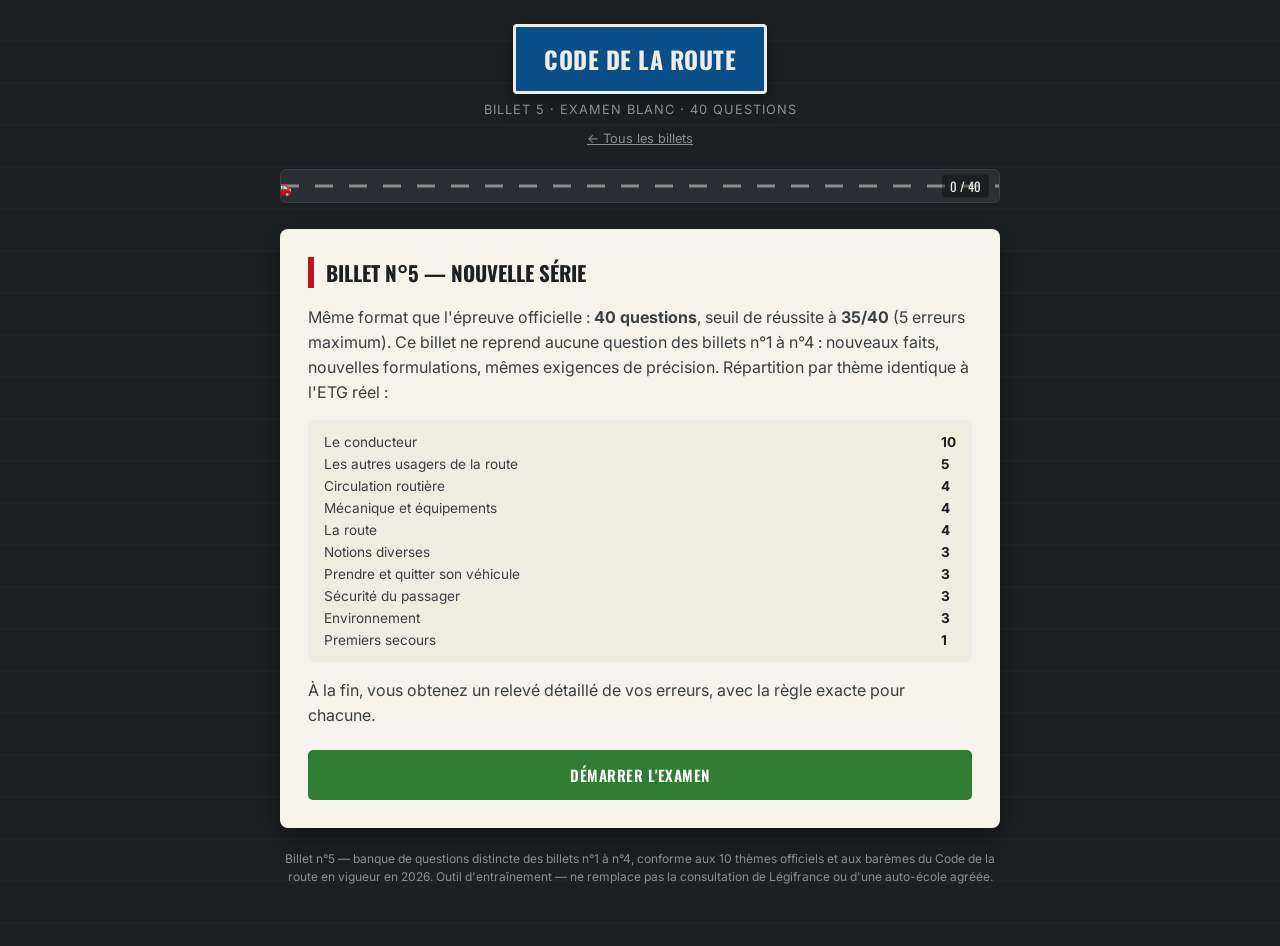
<file: billet-05.html>
<!DOCTYPE html>
<html lang="fr">
<head>
<meta charset="UTF-8">
<meta name="viewport" content="width=device-width, initial-scale=1.0">
<title>Code de la Route — Billet 5</title>
<link rel="preconnect" href="https://fonts.googleapis.com">
<link href="https://fonts.googleapis.com/css2?family=Oswald:wght@400;500;600;700&family=Inter:wght@400;500;600;700&display=swap" rel="stylesheet">
<link rel="stylesheet" href="assets/style.css">
</head>
<body>
<div class="app">

  <div class="gantry">
    <div class="gantry-sign"><h1>Code de la route</h1></div>
    <div class="gantry-sub">Billet 5 · Examen blanc · 40 questions</div>
    <div style="margin-top:10px;"><a href="index.html" style="color:var(--lane-dim);font-size:0.8rem;text-decoration:underline;">&larr; Tous les billets</a></div>
  </div>

  <div class="road" id="roadBar">
    <div class="road-fill" id="roadFill"></div>
    <div class="road-line"></div>
    <div class="road-car" id="roadCar">🚗</div>
    <div class="road-count" id="roadCount">0 / 40</div>
  </div>

  <div class="screen active" id="screen-intro">
    <div class="panel intro">
      <h2>Billet n°5 — nouvelle série</h2>
      <p>Même format que l'épreuve officielle : <strong>40 questions</strong>, seuil de réussite à <strong>35/40</strong> (5 erreurs maximum). Ce billet ne reprend aucune question des billets n°1 à n°4 : nouveaux faits, nouvelles formulations, mêmes exigences de précision. Répartition par thème identique à l'ETG réel :</p>
      <div class="theme-grid">
        <span>Le conducteur</span><strong>10</strong>
        <span>Les autres usagers de la route</span><strong>5</strong>
        <span>Circulation routière</span><strong>4</strong>
        <span>Mécanique et équipements</span><strong>4</strong>
        <span>La route</span><strong>4</strong>
        <span>Notions diverses</span><strong>3</strong>
        <span>Prendre et quitter son véhicule</span><strong>3</strong>
        <span>Sécurité du passager</span><strong>3</strong>
        <span>Environnement</span><strong>3</strong>
        <span>Premiers secours</span><strong>1</strong>
      </div>
      <p>À la fin, vous obtenez un relevé détaillé de vos erreurs, avec la règle exacte pour chacune.</p>
      <div class="btn-row">
        <button class="btn btn-primary btn-block" onclick="startExam()">Démarrer l'examen</button>
      </div>
    </div>
  </div>

  <div class="screen" id="screen-quiz">
    <div class="panel">
      <div class="q-badge" id="qCategory">Catégorie</div>
      <p class="q-text" id="qText">Question</p>
      <div class="options" id="qOptions"></div>
      <div id="qTranslateBox"></div>
      <div class="qa-footer">
        <span style="font-size:0.85rem;color:var(--muted);" id="qProgressLabel"></span>
        <button class="btn btn-primary" id="nextBtn" disabled onclick="nextQuestion()">Valider</button>
      </div>
    </div>
  </div>

  <div class="screen" id="screen-results">
    <div class="permit-card">
      <div class="permit-eyebrow">Résultat de l'examen — billet n°5</div>
      <div class="permit-score" id="resScore">0 / 40</div>
      <div class="permit-detail" id="resDetail">0 erreur(s)</div>
      <div class="stamp" id="resStamp">—</div>
    </div>

    <div class="panel">
      <h2 style="font-family:'Oswald',sans-serif;text-transform:uppercase;font-size:1.15rem;margin-top:0;border-left:6px solid var(--sign-blue);padding-left:12px;">Corrigé détaillé</h2>
      <div class="filter-row">
        <button class="filter-btn active" data-filter="all" onclick="setFilter('all')">Toutes (40)</button>
        <button class="filter-btn" data-filter="wrong" onclick="setFilter('wrong')">Erreurs uniquement</button>
      </div>
      <div id="reviewList"></div>
      <div class="btn-row">
        <button class="btn btn-secondary btn-block" onclick="location.reload()">Repasser ce billet</button>
      </div>
    </div>
  </div>

  <footer class="note">Billet n°5 — banque de questions distincte des billets n°1 à n°4, conforme aux 10 thèmes officiels et aux barèmes du Code de la route en vigueur en 2026. Outil d'entraînement — ne remplace pas la consultation de Légifrance ou d'une auto-école agréée.</footer>
</div>

<script>
const QUESTIONS = [
  // ---- Le conducteur (10) ----
  {cat:"Le conducteur", q:"L'alcool agit sur la conduite en altérant en priorité :", options:["La vision des couleurs, de façon irréversible", "Le temps de réaction, l'appréciation des distances et la coordination des mouvements", "Uniquement l'odorat, sans effet sur les réflexes"], correct:1, ex:"L'alcool ralentit le temps de réaction, dégrade l'appréciation des distances et des vitesses, et perturbe la coordination des mouvements, ce qui augmente fortement le risque d'accident dès les premiers verres.",
    qTr:{opts:["Про вплив алкоголю на реакцію та координацію водія","Про правила проходження техогляду","Про мінімальну відстань обгону велосипедиста"], correct:0, text:"Алкоголь насамперед погіршує час реакції, оцінку відстаней і координацію рухів водія."},
    exTr:{opts:["Про те, чому навіть кілька келихів підвищують ризик аварії","Про правила перевезення тварин","Про роботу системи ESP"], correct:0, text:"Алкоголь уповільнює час реакції, погіршує оцінку відстаней і швидкостей та порушує координацію рухів, що суттєво підвищує ризик аварії вже після перших келихів."}},
  {cat:"Le conducteur", q:"Un conducteur qui prend le volant après une nuit de sommeil très courte (moins de 4 heures) présente un risque comparable à celui :", options:["D'un conducteur ayant consommé de l'alcool", "D'un conducteur parfaitement reposé", "D'un conducteur expérimenté circulant à faible vitesse"], correct:0, ex:"Un manque de sommeil important dégrade les réflexes et la vigilance de façon comparable aux effets de l'alcool, avec un risque élevé de somnolence au volant, y compris sur de courts trajets.",
    qTr:{opts:["Про ризик водіння після дуже короткого сну","Про правила освітлення вночі","Про перевірку тиску в шинах"], correct:0, text:"Водій, який сідає за кермо після дуже короткого сну (менше 4 годин), має ризик, порівнянний із впливом алкоголю."},
    exTr:{opts:["Про те, чому нестача сну погіршує рефлекси подібно до алкоголю","Про правила обгону трактора","Про мінімальну глибину протектора"], correct:0, text:"Значна нестача сну погіршує рефлекси й пильність подібно до впливу алкоголю, з високим ризиком сонливості за кермом, навіть на коротких поїздках."}},
  {cat:"Le conducteur", q:"L'usage d'un téléphone tenu en main au volant, même à l'arrêt à un feu rouge, est :", options:["Autorisé tant que le véhicule est immobile", "Interdit, le simple fait de tenir l'appareil en main étant sanctionné", "Toléré pour un appel de moins d'une minute"], correct:1, ex:"L'interdiction de tenir un téléphone en main s'applique dès lors que le conducteur est au volant, y compris à l'arrêt à un feu ou dans un embouteillage, tant que le moteur n'est pas coupé et le véhicule non stationné.",
    qTr:{opts:["Про заборону тримати телефон у руці навіть на світлофорі","Про правила перевезення вантажу","Про мінімальну дистанцію обгону"], correct:0, text:"Використання телефона, який тримають у руці за кермом, навіть на зупинці на червоному світлі, заборонено."},
    exTr:{opts:["Про те, що заборона діє, доки водій за кермом і авто не запарковане","Про правила освітлення в тумані","Про роботу антиблокувальної системи"], correct:0, text:"Заборона тримати телефон у руці діє, щойно водій перебуває за кермом, включно із зупинкою на світлофорі чи в заторі, доки двигун не вимкнено і авто не запарковано."}},
  {cat:"Le conducteur", q:"La consommation de certaines drogues, même plusieurs heures avant de prendre le volant, expose le conducteur à :", options:["Aucun risque si le conducteur se sent en forme", "Un risque pénal et un danger réel, les effets pouvant persister bien après la prise", "Un simple avertissement en cas de contrôle"], correct:1, ex:"Les stupéfiants peuvent altérer les capacités de conduite bien après la sensation d'effet immédiat, et leur détection lors d'un contrôle salivaire entraîne des sanctions pénales, indépendamment de tout accident.",
    qTr:{opts:["Про ризик керування авто після вживання наркотиків","Про правила техогляду","Про мінімальний вік водія"], correct:0, text:"Вживання деяких наркотиків, навіть за кілька годин до керування, наражає водія на реальну небезпеку і кримінальну відповідальність."},
    exTr:{opts:["Про те, що вплив наркотиків може тривати довше за відчуття ейфорії","Про правила освітлення вночі","Про перевірку рівня масла"], correct:0, text:"Наркотичні речовини можуть погіршувати здатність керувати автомобілем значно довше, ніж триває відчуття негайного ефекту, а їх виявлення при перевірці слини тягне кримінальну відповідальність незалежно від наявності ДТП."}},
  {cat:"Le conducteur", q:"Face à un éblouissement soudain par les phares d'un véhicule venant en sens inverse, il convient de :", options:["Regarder fixement les phares pour évaluer la distance du véhicule", "Regarder légèrement vers le bord droit de la chaussée et ralentir si nécessaire", "Accélérer pour dépasser rapidement la zone d'éblouissement"], correct:1, ex:"En cas d'éblouissement, il faut éviter de fixer les phares adverses, regarder plutôt vers le bord droit de la voie pour se repérer, et réduire sa vitesse le temps que la vision redevienne normale.",
    qTr:{opts:["Про поведінку водія при засліпленні фарами зустрічного авто","Про правила проходження техогляду","Про мінімальну відстань обгону"], correct:0, text:"У разі раптового засліплення фарами зустрічного автомобіля слід дивитися трохи в бік правого краю дороги і за потреби знизити швидкість."},
    exTr:{opts:["Про те, чому не варто дивитися прямо на зустрічні фари","Про правила перевезення тварин у салоні","Про роботу системи ESP"], correct:0, text:"У разі засліплення слід уникати погляду прямо на зустрічні фари, дивитися радше на правий край смуги для орієнтації і знизити швидкість, доки зір не відновиться."}},
  {cat:"Le conducteur", q:"Un conducteur qui ressent une forte émotion (colère, tristesse profonde) juste avant de prendre le volant devrait :", options:["Prendre quelques instants pour se calmer avant de démarrer", "Démarrer immédiatement, la conduite permettant de se changer les idées", "Rouler plus vite pour évacuer la tension nerveuse"], correct:0, ex:"Une émotion intense réduit la capacité de concentration et de jugement : il est recommandé de prendre le temps de se calmer avant de démarrer, plutôt que de prendre la route sous le coup de l'émotion.",
    qTr:{opts:["Про потребу заспокоїтися перед виїздом при сильних емоціях","Про правила освітлення в тумані","Про перевірку рівня охолоджувальної рідини"], correct:0, text:"Водій, який відчуває сильну емоцію (гнів, глибокий смуток) перед виїздом, повинен витратити трохи часу, щоб заспокоїтися, перш ніж рушати."},
    exTr:{opts:["Про те, чому сильні емоції знижують концентрацію та судження","Про правила обгону трактора","Про мінімальну глибину протектора"], correct:0, text:"Сильна емоція знижує здатність до концентрації і судження: рекомендується заспокоїтися перед виїздом, а не вирушати в дорогу під впливом емоцій."}},
  {cat:"Le conducteur", q:"Le renouvellement périodique du permis de conduire pour les conducteurs de transport en commun ou de poids lourds vise principalement à :", options:["Générer des recettes administratives supplémentaires", "Vérifier régulièrement l'aptitude physique et médicale à la conduite", "Contrôler uniquement les infractions déjà commises"], correct:1, ex:"Les visites médicales périodiques imposées à certains conducteurs professionnels visent à s'assurer que leur aptitude physique et médicale reste compatible avec la conduite, notamment la vue, l'audition et l'état général de santé.",
    qTr:{opts:["Про мету періодичних медоглядів для водіїв-професіоналів","Про правила проходження техогляду авто","Про мінімальну дистанцію обгону"], correct:0, text:"Періодичне поновлення посвідчення водія для водіїв громадського транспорту чи вантажівок насамперед має на меті перевіряти фізичну і медичну придатність до керування."},
    exTr:{opts:["Про перевірку зору, слуху й загального стану здоров'я","Про правила освітлення вночі","Про роботу антиблокувальної системи"], correct:0, text:"Періодичні медичні огляди для деяких професійних водіїв мають на меті переконатися, що їхня фізична і медична придатність залишається сумісною з керуванням, зокрема зір, слух і загальний стан здоров'я."}},
  {cat:"Le conducteur", q:"La distance de freinage d'un véhicule augmente avec la vitesse de façon :", options:["Proportionnelle, elle double quand la vitesse double", "Plus que proportionnelle, elle peut quadrupler quand la vitesse double", "Négligeable, la distance de freinage variant peu selon la vitesse"], correct:1, ex:"La distance de freinage dépend du carré de la vitesse : lorsque la vitesse double, la distance de freinage est environ multipliée par quatre, ce qui explique l'importance capitale du respect des limitations de vitesse.",
    qTr:{opts:["Про залежність гальмівного шляху від швидкості","Про правила заміни гальмівних колодок","Про мінімальний тиск у шинах"], correct:0, text:"Гальмівний шлях автомобіля зростає зі швидкістю не пропорційно, а швидше — може зрости вчетверо, коли швидкість подвоюється."},
    exTr:{opts:["Про квадратичну залежність гальмівного шляху від швидкості","Про правила освітлення в тумані","Про перевірку рівня масла"], correct:0, text:"Гальмівний шлях залежить від квадрата швидкості: коли швидкість подвоюється, гальмівний шлях зростає приблизно вчетверо, що пояснює важливість дотримання обмежень швидкості."}},
  {cat:"Le conducteur", q:"Un jeune conducteur titulaire du permis probatoire doit respecter des limitations de vitesse réduites principalement parce que :", options:["Son véhicule est nécessairement moins performant", "Son expérience de la route et l'anticipation des dangers restent limitées", "La loi impose cette règle sans justification particulière"], correct:1, ex:"Le permis probatoire impose des vitesses maximales réduites car l'expérience de la conduite et la capacité à anticiper les dangers se construisent progressivement ; les jeunes conducteurs sont statistiquement plus exposés au risque d'accident.",
    qTr:{opts:["Про причину зниженого обмеження швидкості для молодих водіїв","Про правила проходження техогляду","Про мінімальну відстань обгону"], correct:0, text:"Молодий водій із випробувальним посвідченням повинен дотримуватися зниженого обмеження швидкості насамперед тому, що його досвід водіння і передбачення небезпек ще обмежені."},
    exTr:{opts:["Про статистично вищий ризик аварій у молодих водіїв","Про правила перевезення дитини","Про роботу системи ESP"], correct:0, text:"Випробувальне посвідчення передбачає знижені обмеження швидкості, оскільки досвід водіння і здатність передбачати небезпеки формуються поступово; молоді водії статистично більш схильні до ризику аварії."}},
  {cat:"Le conducteur", q:"Face à une forte chaleur prolongée au volant, un conducteur doit particulièrement se méfier :", options:["D'une amélioration de sa vigilance grâce à la chaleur", "D'une fatigue accrue et d'une déshydratation pouvant altérer sa concentration", "D'un simple inconfort sans conséquence sur la conduite"], correct:1, ex:"Une forte chaleur favorise la fatigue et la déshydratation, qui réduisent la concentration et augmentent le temps de réaction : il est recommandé de bien s'hydrater et de faire des pauses plus fréquentes lors de fortes chaleurs.",
    qTr:{opts:["Про небезпеку сильної спеки під час тривалого керування","Про правила освітлення в тумані","Про мінімальну глибину протектора"], correct:0, text:"Під час тривалої сильної спеки за кермом водій має особливо остерігатися підвищеної втоми і зневоднення, які можуть погіршити концентрацію."},
    exTr:{opts:["Про потребу пити достатньо води та частіше робити перерви в спеку","Про правила перевезення тварин","Про перевірку тиску в шинах"], correct:0, text:"Сильна спека сприяє втомі й зневодненню, що знижують концентрацію і збільшують час реакції: рекомендується достатньо пити і частіше робити перерви в сильну спеку."}},
  // ---- Les autres usagers de la route (5) ----
  {cat:"Les autres usagers de la route", q:"Un cycliste circulant de nuit doit obligatoirement être équipé de dispositifs réfléchissants et d'un éclairage afin de :", options:["Respecter une simple formalité administrative", "Être visible des autres usagers, notamment des conducteurs de véhicules motorisés", "Se conformer à une norme esthétique du vélo"], correct:1, ex:"L'éclairage et les catadioptres obligatoires sur un vélo permettent au cycliste d'être vu de loin par les autres usagers, en particulier la nuit ou par faible visibilité, ce qui réduit considérablement le risque de collision.",
    qTr:{opts:["Про мету обов'язкового освітлення велосипеда вночі","Про правила обгону трактора","Про мінімальну дистанцію обгону"], correct:0, text:"Велосипедист, який їде вночі, зобов'язаний мати світловідбивачі та освітлення, щоб бути видимим для інших учасників руху."},
    exTr:{opts:["Про те, як освітлення знижує ризик зіткнення вночі","Про правила освітлення в тумані","Про роботу антиблокувальної системи"], correct:0, text:"Обов'язкові освітлення і світловідбивачі на велосипеді дозволяють іншим учасникам руху бачити велосипедиста здалеку, особливо вночі чи за поганої видимості, що суттєво знижує ризик зіткнення."}},
  {cat:"Les autres usagers de la route", q:"Un piéton qui traverse en dehors d'un passage protégé, alors qu'un passage se trouve à proximité, se met :", options:["En parfaite sécurité, la priorité lui étant toujours acquise", "En danger, car les véhicules ne s'attendent pas nécessairement à sa présence à cet endroit", "En infraction uniquement si un agent l'observe"], correct:1, ex:"En dehors d'un passage protégé, un piéton n'a pas la priorité automatique et les conducteurs ne s'attendent pas nécessairement à une traversée à cet endroit : la vigilance de tous reste indispensable, mais le piéton s'expose à un danger réel.",
    qTr:{opts:["Про небезпеку переходу дороги поза пішохідним переходом","Про правила проходження техогляду","Про мінімальну глибину протектора"], correct:0, text:"Пішохід, який переходить дорогу поза пішохідним переходом, коли перехід є поруч, наражається на небезпеку."},
    exTr:{opts:["Про те, чому водії не завжди очікують пішохода поза переходом","Про правила перевезення вантажу","Про перевірку рівня масла"], correct:0, text:"Поза пішохідним переходом пішохід не має автоматичного пріоритету, а водії не обов'язково очікують перехід у цьому місці: обережність усіх залишається необхідною, але пішохід наражається на реальну небезпеку."}},
  {cat:"Les autres usagers de la route", q:"Face à un groupe de cavaliers circulant sur la route, un conducteur doit notamment :", options:["Klaxonner pour signaler son approche le plus tôt possible", "Ralentir, garder ses distances et éviter tout bruit brusque susceptible d'effrayer les chevaux", "Accélérer pour les dépasser le plus rapidement possible"], correct:1, ex:"Les chevaux peuvent être effrayés par un bruit soudain (klaxon, moteur qui accélère brusquement) : il faut ralentir, garder une distance suffisante et éviter tout geste ou bruit qui pourrait provoquer une réaction imprévisible de l'animal.",
    qTr:{opts:["Про поведінку водія поблизу вершників на дорозі","Про правила освітлення вночі","Про мінімальну відстань обгону велосипедиста"], correct:0, text:"Перед групою вершників на дорозі водій повинен, зокрема, знизити швидкість, тримати дистанцію і уникати різких звуків, які можуть налякати коней."},
    exTr:{opts:["Про те, чому раптовий шум може налякати коня і спричинити непередбачувану реакцію","Про правила перевезення тварин у салоні","Про роботу системи ESP"], correct:0, text:"Коней може налякати раптовий шум (клаксон, різке прискорення двигуна): потрібно знизити швидкість, тримати достатню дистанцію і уникати будь-якого жесту чи звуку, що міг би спричинити непередбачувану реакцію тварини."}},
  {cat:"Les autres usagers de la route", q:"Un conducteur de poids lourd qui effectue un virage serré à droite peut avoir besoin de :", options:["Se déporter légèrement vers la gauche avant d'amorcer le virage, en raison de l'empattement du véhicule", "Toujours rester strictement collé au bord droit, quelle que soit la configuration", "Effectuer systématiquement le virage en marche arrière"], correct:0, ex:"En raison de la longueur et de l'empattement d'un poids lourd, le conducteur peut devoir se déporter vers la gauche avant un virage serré à droite pour éviter que l'arrière du véhicule ne monte sur le trottoir : les autres usagers doivent anticiper cette manœuvre et ne pas se placer dans son angle mort.",
    qTr:{opts:["Про причину зміщення вантажівки вліво перед крутим поворотом праворуч","Про правила обгону сільгосптехніки","Про мінімальну дистанцію обгону"], correct:0, text:"Водій вантажівки, що виконує крутий поворот праворуч, може потребувати трохи зміститися вліво перед поворотом через колісну базу транспортного засобу."},
    exTr:{opts:["Про те, чому інші учасники руху мають передбачати цей маневр і не стояти в мертвій зоні","Про правила освітлення в тумані","Про перевірку тиску в шинах"], correct:0, text:"Через довжину і колісну базу вантажівки водій може потребувати зміститися вліво перед крутим поворотом праворуч, щоб задня частина не заїхала на тротуар: інші учасники руху повинні передбачати цей маневр і не стояти в його мертвій зоні."}},
  {cat:"Les autres usagers de la route", q:"Un motocycliste qui circule entre deux files de véhicules à l'arrêt ou roulant lentement (lorsque cette pratique est autorisée localement) impose au conducteur d'une voiture de :", options:["Ne jamais changer de file sans avoir vérifié ses rétroviseurs et angles morts", "Se déplacer librement d'une file à l'autre sans vérification particulière", "Considérer que le motocycliste n'a aucune priorité, quelle que soit la situation"], correct:0, ex:"La circulation inter-files des motos, où elle est autorisée, impose une vigilance accrue de la part des automobilistes : tout changement de file doit être précédé d'une vérification des rétroviseurs et des angles morts pour éviter un accrochage.",
    qTr:{opts:["Про обов'язкову перевірку дзеркал перед зміною смуги через мотоциклістів","Про правила освітлення транспорту","Про мінімальну дистанцію безпеки"], correct:0, text:"Мотоцикліст, що їде між двома рядами автомобілів, які стоять або їдуть повільно (де це дозволено), зобов'язує водія авто ніколи не міняти смугу без перевірки дзеркал і мертвих зон."},
    exTr:{opts:["Про підвищену увагу водіїв авто через рух мотоциклів між рядами","Про правила перевезення дитини","Про роботу антиблокувальної системи"], correct:0, text:"Рух мотоциклів між рядами, де це дозволено, вимагає підвищеної уваги від водіїв авто: будь-яка зміна смуги повинна передуватися перевіркою дзеркал і мертвих зон, щоб уникнути зіткнення."}},
  // ---- Circulation routière (4) ----
  {cat:"Circulation routière", q:"Sur une route prioritaire signalée par un panneau spécifique, un conducteur qui y circule :", options:["Doit céder le passage à tous les véhicules venant des routes adjacentes", "Bénéficie de la priorité sur les véhicules venant des routes adjacentes, sauf indication contraire", "Doit s'arrêter à chaque intersection par précaution"], correct:1, ex:"Le panneau de route prioritaire indique que les véhicules circulant sur cette route bénéficient de la priorité par rapport à ceux venant des voies adjacentes, sauf signalisation contraire (feu, STOP imposé sur la route prioritaire elle-même).",
    qTr:{opts:["Про пріоритет на дорозі, позначеній як пріоритетна","Про правила обгону автобуса","Про мінімальну глибину протектора"], correct:0, text:"На дорозі з пріоритетом, позначеній спеціальним знаком, водій, що нею рухається, має пріоритет над транспортом із прилеглих доріг, якщо немає інших вказівок."},
    exTr:{opts:["Про виняток у вигляді іншої сигналізації на самій пріоритетній дорозі","Про правила освітлення вночі","Про перевірку рівня охолоджувальної рідини"], correct:0, text:"Знак пріоритетної дороги вказує, що транспорт, який рухається цією дорогою, має пріоритет над транспортом із прилеглих доріг, якщо немає іншої сигналізації (світлофор, знак STOP саме на пріоритетній дорозі)."}},
  {cat:"Circulation routière", q:"Une ligne blanche continue séparant deux sens de circulation signifie que :", options:["Le dépassement et le franchissement de la ligne sont interdits", "Le dépassement est autorisé si la visibilité est suffisante", "Seuls les véhicules lents ne peuvent pas la franchir"], correct:0, ex:"Une ligne continue interdit tout franchissement, y compris pour dépasser, quelle que soit la visibilité apparente : elle marque une zone où la visibilité est jugée insuffisante ou le tracé dangereux pour un dépassement.",
    qTr:{opts:["Про заборону перетину суцільної білої лінії","Про правила проїзду зони робіт","Про мінімальну відстань до пішохода"], correct:0, text:"Суцільна біла лінія, що розділяє два напрямки руху, означає, що обгін і перетин лінії заборонені."},
    exTr:{opts:["Про те, чому суцільна лінія забороняє обгін навіть за видимої видимості","Про правила освітлення в тунелі","Про перевірку рівня масла"], correct:0, text:"Суцільна лінія забороняє будь-яке перетинання, включно з обгоном, незалежно від видимої видимості: вона позначає зону, де видимість вважається недостатньою або траєкторія небезпечною для обгону."}},
  {cat:"Circulation routière", q:"Sur une autoroute, la bande d'arrêt d'urgence est réservée :", options:["Aux arrêts brefs pour se reposer lors d'un long trajet", "Aux cas d'urgence réels (panne, accident, malaise) et aux véhicules de secours", "Au dépassement par la droite en cas de circulation dense"], correct:1, ex:"La bande d'arrêt d'urgence est exclusivement réservée aux situations d'urgence (panne, accident, malaise du conducteur) et à l'intervention des véhicules de secours ; s'y arrêter pour se reposer ou l'emprunter pour dépasser constitue une infraction dangereuse.",
    qTr:{opts:["Про призначення смуги аварійної зупинки на автомагістралі","Про правила обгону вантажівки","Про мінімальну глибину протектора"], correct:0, text:"На автомагістралі смуга аварійної зупинки призначена для реальних надзвичайних ситуацій (поломка, ДТП, погане самопочуття) і аварійних автомобілів."},
    exTr:{opts:["Про те, чому зупинка на смузі аварійної зупинки для відпочинку є порушенням","Про правила освітлення в тумані","Про роботу системи ESP"], correct:0, text:"Смуга аварійної зупинки призначена виключно для надзвичайних ситуацій (поломка, ДТП, погане самопочуття водія) і аварійних служб; зупинка там для відпочинку чи використання для обгону є небезпечним порушенням."}},
  {cat:"Circulation routière", q:"À l'approche d'un rond-point à plusieurs voies, un conducteur qui souhaite prendre la première sortie doit en principe :", options:["Se placer sur la voie de gauche avant d'entrer dans le rond-point", "Se placer sur la voie de droite avant d'entrer, sauf signalisation contraire", "Emprunter n'importe quelle voie, la position n'ayant pas d'importance"], correct:1, ex:"Sauf signalisation au sol contraire, un conducteur qui souhaite sortir rapidement d'un rond-point à plusieurs voies doit se positionner sur la voie de droite avant d'y entrer, afin de faciliter sa sortie et de ne pas gêner les autres usagers.",
    qTr:{opts:["Про правильну смугу для першого виїзду з багатосмугового кільця","Про правила зупинки на пішохідному переході","Про мінімальну глибину протектора"], correct:0, text:"Перед багатосмуговим кільцевим перехрестям водій, який хоче виїхати на першому виїзді, як правило, повинен розташуватися на правій смузі перед в'їздом."},
    exTr:{opts:["Про те, чому правильна смуга полегшує виїзд і не заважає іншим","Про правила освітлення транспорту вночі","Про обов'язкове страхування"], correct:0, text:"Якщо немає іншої розмітки, водій, який хоче швидко виїхати з багатосмугового кільця, повинен розташуватися на правій смузі перед в'їздом, щоб полегшити виїзд і не заважати іншим учасникам руху."}},
  // ---- Mécanique et équipements (4) ----
  {cat:"Mécanique et équipements", q:"Un voyant orange « moteur » qui s'allume et reste fixe au tableau de bord pendant la conduite indique généralement :", options:["Une anomalie à faire vérifier rapidement par un professionnel, sans urgence extrême", "Une panne immédiate imposant l'arrêt du véhicule sur-le-champ", "Un simple défaut d'affichage sans conséquence mécanique"], correct:0, ex:"Un voyant moteur orange fixe signale une anomalie détectée par l'électronique du véhicule qui mérite une vérification rapide par un professionnel, sans nécessairement imposer un arrêt immédiat, contrairement à un voyant rouge clignotant.",
    qTr:{opts:["Про значення жовтого індикатора двигуна на панелі приладів","Про правила заміни фільтрів","Про мінімальну відстань обгону"], correct:0, text:"Жовтий індикатор «двигун», що загорається і горить постійно під час керування, зазвичай вказує на несправність, яку слід швидко перевірити у фахівця."},
    exTr:{opts:["Про різницю між постійним жовтим і миготливим червоним індикатором","Про правила освітлення в тумані","Про перевірку тиску в шинах"], correct:0, text:"Постійний жовтий індикатор двигуна сигналізує про аномалію, виявлену електронікою автомобіля, яку варто швидко перевірити у фахівця, не обов'язково вимагаючи негайної зупинки, на відміну від миготливого червоного індикатора."}},
  {cat:"Mécanique et équipements", q:"La pression des pneus doit être vérifiée et ajustée :", options:["Uniquement lors du contrôle technique annuel", "Régulièrement, pneus froids, en tenant compte de la charge du véhicule", "Une seule fois à l'achat du véhicule"], correct:1, ex:"La pression des pneus doit être contrôlée régulièrement (au moins une fois par mois), de préférence pneus froids, et adaptée à la charge transportée, une pression inadaptée affectant la tenue de route et la consommation.",
    qTr:{opts:["Про періодичність перевірки тиску в шинах","Про правила заміни двірників","Про мінімальну глибину протектора"], correct:0, text:"Тиск у шинах потрібно перевіряти й регулювати регулярно, на холодних шинах, з урахуванням навантаження автомобіля."},
    exTr:{opts:["Про те, чому неправильний тиск впливає на керованість і витрату палива","Про правила освітлення в тунелі","Про перевірку рівня масла"], correct:0, text:"Тиск у шинах слід перевіряти регулярно (принаймні раз на місяць), бажано на холодних шинах, і адаптувати до перевезеного навантаження, оскільки невідповідний тиск впливає на керованість і витрату палива."}},
  {cat:"Mécanique et équipements", q:"Le rôle principal de la ceinture de sécurité pré-tensionneur (prétensionneur) est de :", options:["Retendre instantanément la ceinture lors d'un choc pour limiter le déplacement de l'occupant", "Détendre la ceinture automatiquement en cas de choc pour plus de confort", "Ajuster la hauteur de la ceinture selon la taille du passager"], correct:0, ex:"Le prétensionneur retend instantanément la ceinture de sécurité dès qu'un choc est détecté, afin de plaquer l'occupant contre son siège et de limiter son déplacement vers l'avant, réduisant ainsi le risque de blessures graves.",
    qTr:{opts:["Про роль переднатягувача ременя безпеки при ударі","Про правила заміни ременя ГРМ","Про мінімальний тиск у шинах"], correct:0, text:"Основна роль переднатягувача ременя безпеки полягає в тому, щоб миттєво натягнути ремінь під час удару, обмежуючи переміщення пасажира."},
    exTr:{opts:["Про те, чому притискання до сидіння знижує ризик серйозних травм","Про правила освітлення в тумані","Про роботу системи ESP"], correct:0, text:"Переднатягувач миттєво натягує ремінь безпеки, щойно виявлено удар, щоб притиснути пасажира до сидіння й обмежити його рух уперед, знижуючи ризик серйозних травм."}},
  {cat:"Mécanique et équipements", q:"Une batterie de voiture déchargée qui empêche le démarrage peut notamment être due à :", options:["Un excès de pression dans les pneus", "Des trajets trop courts et répétés qui ne permettent pas une recharge suffisante", "Un excès de liquide de refroidissement"], correct:1, ex:"Des trajets courts et répétés ne laissent pas le temps à l'alternateur de recharger correctement la batterie, ce qui peut, à la longue, provoquer une décharge insuffisante pour permettre un démarrage.",
    qTr:{opts:["Про причину розрядженого акумулятора через короткі поїздки","Про правила перевірки гальм","Про мінімальну відстань обгону"], correct:0, text:"Розряджений акумулятор, що заважає запуску авто, може бути спричинений, зокрема, занадто короткими й частими поїздками."},
    exTr:{opts:["Про те, чому генератор не встигає повністю зарядити акумулятор на коротких поїздках","Про правила освітлення в тунелі","Про перевірку рівня охолоджувальної рідини"], correct:0, text:"Короткі й повторювані поїздки не дають генератору часу правильно зарядити акумулятор, що з часом може призвести до розряду, недостатнього для запуску двигуна."}},
  // ---- La route (4) ----
  {cat:"La route", q:"Une chaussée mouillée après une longue période de sécheresse devient particulièrement glissante car :", options:["L'eau se mélange aux résidus d'huile et de poussière accumulés sur la route", "L'asphalte devient plus rugueux après la pluie", "La pluie fait disparaître totalement l'adhérence des pneus"], correct:0, ex:"Après une longue sécheresse, les premières pluies font remonter à la surface les résidus d'huile, de poussière et de caoutchouc accumulés, créant une pellicule glissante particulièrement dangereuse pendant les premières minutes de pluie.",
    qTr:{opts:["Про підвищену слизькість дороги після посухи й перших дощів","Про правила проїзду зони робіт","Про мінімальну глибину протектора"], correct:0, text:"Мокра дорога після тривалої посухи стає особливо слизькою, тому що вода змішується з залишками мастила й пилу, накопиченими на дорозі."},
    exTr:{opts:["Про небезпеку перших хвилин дощу після посухи","Про правила освітлення в тунелі","Про обов'язкове страхування"], correct:0, text:"Після тривалої посухи перший дощ піднімає на поверхню залишки мастила, пилу і гуми, створюючи особливо небезпечну слизьку плівку в перші хвилини дощу."}},
  {cat:"La route", q:"Une route en forte pente descendante avec de nombreux virages impose de :", options:["Adapter sa vitesse avant chaque virage plutôt que de freiner en pleine courbe", "Freiner systématiquement pendant chaque virage pour ralentir progressivement", "Maintenir une vitesse constante, quel que soit le virage"], correct:0, ex:"Il est recommandé d'adapter sa vitesse avant d'aborder un virage, en freinant en ligne droite, plutôt que de freiner pendant la courbe elle-même, ce qui pourrait déstabiliser le véhicule, particulièrement en descente.",
    qTr:{opts:["Про правильну техніку гальмування перед поворотами на спуску","Про правила освітлення вночі","Про мінімальну відстань обгону"], correct:0, text:"Дорога з крутим спуском і численними поворотами вимагає адаптувати швидкість перед кожним поворотом, а не гальмувати посеред повороту."},
    exTr:{opts:["Про ризик дестабілізації авто при гальмуванні посеред повороту","Про правила проходження техогляду","Про перевірку тиску в шинах"], correct:0, text:"Рекомендується адаптувати швидкість перед поворотом, гальмуючи на прямій ділянці, а не під час самого повороту, що могло б дестабілізувати автомобіль, особливо на спуску."}},
  {cat:"La route", q:"Un panneau annonçant une portion de route fréquentée par des animaux sauvages impose au conducteur de :", options:["Redoubler de vigilance, notamment à l'aube et au crépuscule, et être prêt à ralentir", "Klaxonner en continu pour faire fuir les animaux", "Rouler plus vite pour traverser rapidement la zone concernée"], correct:0, ex:"Un panneau de traversée d'animaux sauvages signale un risque réel, plus fréquent à l'aube et au crépuscule ; il faut redoubler de vigilance et être prêt à ralentir ou s'arrêter, sans chercher à accélérer.",
    qTr:{opts:["Про поведінку водія в зоні можливої появи диких тварин","Про правила обгону автобуса","Про мінімальну дистанцію безпеки"], correct:0, text:"Знак, що попереджає про ділянку дороги, де часто з'являються дикі тварини, вимагає від водія посилити увагу, особливо на світанку й у сутінках, і бути готовим сповільнитися."},
    exTr:{opts:["Про підвищений ризик появи тварин на світанку й у сутінках","Про правила освітлення вночі","Про перевірку рівня масла"], correct:0, text:"Знак перетину дикими тваринами сигналізує про реальний ризик, частіший на світанку й у сутінках; потрібно посилити увагу і бути готовим сповільнитися чи зупинитися, не намагаючись прискоритися."}},
  {cat:"La route", q:"Une route étroite en zone de montagne, sans possibilité de croisement, impose généralement au conducteur descendant de :", options:["Avoir toujours la priorité sur le véhicule montant", "Céder le passage au véhicule montant, qui a plus de difficulté à repartir en côte", "S'arrêter systématiquement, quel que soit le sens de circulation"], correct:1, ex:"Sur une route de montagne étroite sans possibilité de croisement, le véhicule descendant doit généralement céder le passage à celui qui monte, ce dernier ayant plus de difficulté à redémarrer en côte, sauf signalisation locale contraire.",
    qTr:{opts:["Про пріоритет між авто, що піднімається й спускається у вузькій гірській дорозі","Про правила проїзду зони робіт","Про мінімальну глибину протектора"], correct:0, text:"Вузька гірська дорога без можливості розминутися зазвичай вимагає від водія, що спускається, поступитися дорогою тому, хто піднімається."},
    exTr:{opts:["Про те, чому авто на підйомі важче знову рушити з місця","Про правила освітлення в тунелі","Про обов'язкове страхування"], correct:0, text:"На вузькій гірській дорозі без можливості розминутися транспорт, що спускається, як правило, повинен поступитися дорогою тому, хто піднімається, оскільки останньому важче знову рушити на підйомі, якщо немає іншої місцевої сигналізації."}},
  // ---- Notions diverses (3) ----
  {cat:"Notions diverses", q:"Le retrait de points sur le permis de conduire à la suite d'une infraction est notifié au conducteur :", options:["Immédiatement et verbalement par l'agent verbalisateur, de façon définitive", "Par courrier officiel, une fois la décision devenue définitive", "Uniquement lors du renouvellement du permis"], correct:1, ex:"Le retrait de points n'est effectif qu'après notification officielle par courrier, une fois la décision devenue définitive (absence de contestation ou décision de justice) ; l'agent verbalisateur ne procède pas lui-même au retrait immédiat des points.",
    qTr:{opts:["Про порядок повідомлення про зняття балів з посвідчення водія","Про правила буксирування причепа","Про мінімальний вік водія"], correct:0, text:"Зняття балів з посвідчення водія внаслідок порушення повідомляється водієві офіційним листом, коли рішення стає остаточним."},
    exTr:{opts:["Про те, що зняття балів не є негайним і залежить від офіційного рішення","Про правила освітлення в тумані","Про перевірку тиску в шинах"], correct:0, text:"Зняття балів стає дійсним лише після офіційного повідомлення листом, коли рішення стає остаточним (відсутність оскарження чи судове рішення); поліцейський, що виписав штраф, сам не знімає бали негайно."}},
  {cat:"Notions diverses", q:"Un conducteur dont le permis est suspendu qui continue à conduire malgré tout commet :", options:["Une simple infraction administrative sans gravité pénale", "Un délit passible de sanctions pénales pouvant inclure une peine de prison", "Une infraction sanctionnée uniquement par une amende légère"], correct:1, ex:"Conduire malgré une suspension de permis constitue un délit pénal, susceptible d'entraîner une peine d'emprisonnement, une amende importante et une aggravation des sanctions en cas de récidive ou d'accident.",
    qTr:{opts:["Про юридичні наслідки керування авто під час призупинення посвідчення","Про правила перевезення тварин","Про обов'язкове освітлення транспорту"], correct:0, text:"Водій, чиє посвідчення призупинене і який попри це продовжує керувати, скоює кримінальне правопорушення, каране, зокрема, позбавленням волі."},
    exTr:{opts:["Про можливе тюремне ув'язнення за керування під час призупинення посвідчення","Про правила проходження техогляду","Про мінімальну глибину протектора"], correct:0, text:"Керування попри призупинення посвідчення є кримінальним правопорушенням, яке може призвести до позбавлення волі, значного штрафу і посилення покарання у разі повторного порушення чи ДТП."}},
  {cat:"Notions diverses", q:"Le contrôle technique périodique obligatoire d'un véhicule a pour objectif principal de :", options:["Générer un revenu supplémentaire pour l'État", "Vérifier que le véhicule respecte les normes de sécurité et de pollution en vigueur", "Contrôler uniquement l'état esthétique de la carrosserie"], correct:1, ex:"Le contrôle technique périodique vérifie que le véhicule répond aux normes de sécurité (freins, direction, éclairage) et de pollution en vigueur, afin de limiter les risques d'accident liés à un défaut mécanique et de réduire l'impact environnemental.",
    qTr:{opts:["Про мету обов'язкового періодичного техогляду авто","Про правила перевезення вантажу","Про мінімальну відстань обгону"], correct:0, text:"Обов'язковий періодичний техогляд транспортного засобу має на меті насамперед перевірити відповідність авто чинним нормам безпеки й забруднення."},
    exTr:{opts:["Про перевірку гальм, керування й освітлення для запобігання аваріям","Про правила освітлення в тумані","Про перевірку рівня масла"], correct:0, text:"Періодичний техогляд перевіряє відповідність авто нормам безпеки (гальма, кермо, освітлення) і забруднення, щоб обмежити ризики аварій через механічну несправність і зменшити вплив на довкілля."}},
  // ---- Prendre et quitter son véhicule (3) ----
  {cat:"Prendre et quitter son véhicule", q:"Avant de démarrer, régler correctement son siège et ses rétroviseurs permet notamment de :", options:["Gagner du temps sur le trajet à parcourir", "Optimiser sa visibilité et réduire les angles morts pendant la conduite", "Respecter uniquement une habitude sans effet sur la sécurité"], correct:1, ex:"Un réglage correct du siège, du volant et des rétroviseurs avant de démarrer optimise la visibilité du conducteur et réduit les angles morts, ce qui améliore sa capacité à détecter les dangers environnants.",
    qTr:{opts:["Про мету правильного налаштування сидіння й дзеркал перед виїздом","Про правила висадки дитини","Про регулювання дзеркал"], correct:0, text:"Правильне налаштування сидіння і дзеркал перед виїздом дозволяє, зокрема, оптимізувати видимість і зменшити мертві зони під час керування."},
    exTr:{opts:["Про те, чому краще налаштування покращує виявлення небезпек","Про правила освітлення в тунелі","Про перевірку тиску в шинах"], correct:0, text:"Правильне налаштування сидіння, керма і дзеркал перед виїздом оптимізує видимість водія і зменшує мертві зони, що покращує здатність виявляти небезпеки навколо."}},
  {cat:"Prendre et quitter son véhicule", q:"Un conducteur qui s'apprête à quitter son véhicule stationné en bordure de circulation doit, avant d'ouvrir sa portière :", options:["Ouvrir rapidement pour ne pas gêner la circulation piétonne", "Vérifier dans le rétroviseur et se retourner pour s'assurer qu'aucun cycliste ou véhicule n'arrive", "Klaxonner pour signaler son intention aux autres usagers"], correct:1, ex:"Avant d'ouvrir la portière côté circulation, il faut vérifier le rétroviseur et se retourner pour s'assurer qu'aucun cycliste, motocycliste ou véhicule n'approche, afin d'éviter un accident lors de l'ouverture de la portière.",
    qTr:{opts:["Про перевірку перед відкриттям дверцят авто з боку руху","Про правила запуску авто з механічною коробкою","Про мінімальний тиск у шинах"], correct:0, text:"Водій, який збирається вийти з авто, припаркованого біля проїжджої частини, повинен перед відкриттям дверцят перевірити дзеркало і озирнутися, щоб переконатися у відсутності велосипедиста чи авто."},
    exTr:{opts:["Про ризик аварії при відкритті дверцят без перевірки","Про правила освітлення в тумані","Про перевірку рівня охолоджувальної рідини"], correct:0, text:"Перед відкриттям дверцят з боку проїжджої частини потрібно перевірити дзеркало і озирнутися, щоб переконатися, що не наближається велосипедист, мотоцикліст чи авто, аби уникнути аварії під час відкриття дверцят."}},
  {cat:"Prendre et quitter son véhicule", q:"Le port de chaussures inadaptées (talons hauts, tongs) pour conduire est déconseillé principalement parce que :", options:["Cela nuit uniquement à l'esthétique du conducteur", "Cela peut gêner la précision et la rapidité d'action sur les pédales", "Cela n'a aucune influence sur la conduite selon la réglementation"], correct:1, ex:"Des chaussures inadaptées peuvent glisser des pédales ou gêner la précision du mouvement du pied, retardant une action essentielle comme un freinage d'urgence : il est recommandé de porter des chaussures fermes et bien ajustées pour conduire.",
    qTr:{opts:["Про небезпеку невідповідного взуття за кермом","Про правила завантаження багажника","Про регулювання дзеркал"], correct:0, text:"Носіння невідповідного взуття (високі підбори, шльопанці) за кермом не рекомендується насамперед тому, що це може заважати точності й швидкості дій на педалях."},
    exTr:{opts:["Про ризик затримки термінового гальмування через незручне взуття","Про правила освітлення вночі","Про перевірку тиску в шинах"], correct:0, text:"Невідповідне взуття може зісковзувати з педалей або заважати точності руху ноги, затримуючи важливу дію, як-от термінове гальмування: рекомендується носити стійке й добре підігнане взуття за кермом."}},
  // ---- Sécurité du passager (3) ----
  {cat:"Sécurité du passager", q:"Un siège auto pour nourrisson dos à la route doit en principe être utilisé :", options:["Le plus longtemps possible, tant que la taille de l'enfant le permet, car cette position protège mieux la tête et la nuque", "Uniquement durant les six premiers mois, puis systématiquement face à la route", "Uniquement sur le siège passager avant, airbag désactivé"], correct:0, ex:"La position dos à la route répartit mieux les forces lors d'un choc frontal et protège davantage la tête, la nuque et la colonne vertébrale d'un nourrisson dont la musculature n'est pas encore développée ; il est recommandé de la conserver le plus longtemps possible, tant que le poids et la taille de l'enfant le permettent.",
    qTr:{opts:["Про перевагу перевезення немовляти спиною до руху якнайдовше","Про правила ременя безпеки для вагітної жінки","Про подушку безпеки пасажира"], correct:0, text:"Автокрісло для немовляти, встановлене спиною до руху, слід використовувати якнайдовше, доки дозволяє зріст дитини."},
    exTr:{opts:["Про те, чому положення спиною до руху краще захищає голову й шию немовляти","Про правила виходу дитини з боку тротуару","Про різницю круїз-контролю й обмежувача"], correct:0, text:"Положення спиною до руху краще розподіляє сили при лобовому ударі і краще захищає голову, шию та хребет немовляти, чия мускулатура ще не розвинена; рекомендується зберігати це положення якнайдовше, доки дозволяють вага і зріст дитини."}},
  {cat:"Sécurité du passager", q:"Un passager arrière non attaché lors d'un choc frontal représente un danger :", options:["Uniquement pour lui-même, sans risque pour les autres occupants", "Pour lui-même mais aussi pour les occupants situés devant lui, qu'il peut percuter", "Négligeable si le véhicule est équipé d'airbags avant"], correct:1, ex:"Un passager arrière non attaché peut être projeté vers l'avant lors d'un choc et percuter violemment les occupants situés devant lui, en plus de subir lui-même des blessures graves : le port de la ceinture est obligatoire à toutes les places.",
    qTr:{opts:["Про небезпеку непристебнутого заднього пасажира при лобовому ударі","Про правила перевезення тварин","Про роботу антиблокувальної системи"], correct:0, text:"Непристебнутий задній пасажир при лобовому ударі становить небезпеку не лише для себе, а й для пасажирів попереду, яких він може вдарити."},
    exTr:{opts:["Про обов'язковість ременя безпеки на всіх місцях в авто","Про різницю круїз-контролю й обмежувача швидкості","Про правила перевезення дитини"], correct:0, text:"Непристебнутий задній пасажир може бути кинутий уперед при ударі й сильно вдарити пасажирів попереду, окрім отримання власних серйозних травм: ремінь безпеки обов'язковий на всіх місцях."}},
  {cat:"Sécurité du passager", q:"Le déclenchement d'un airbag latéral lors d'un choc sur le côté du véhicule a pour but de :", options:["Protéger la tête et le thorax de l'occupant contre l'impact latéral", "Remplacer totalement la nécessité de porter la ceinture de sécurité", "Ralentir automatiquement le véhicule après le choc"], correct:0, ex:"L'airbag latéral se déploie pour protéger la tête et le thorax de l'occupant en cas de choc sur le côté du véhicule, une zone où l'espace de déformation est réduit ; il ne remplace en aucun cas la ceinture de sécurité.",
    qTr:{opts:["Про мету бокової подушки безпеки при боковому ударі","Про правила ременя безпеки для вагітної","Про перевезення великої тварини"], correct:0, text:"Спрацювання бокової подушки безпеки при ударі збоку автомобіля має на меті захистити голову й грудну клітку пасажира."},
    exTr:{opts:["Про те, що бокова подушка не замінює ремінь безпеки","Про правила виходу дитини з авто","Про роботу круїз-контролю"], correct:0, text:"Бокова подушка безпеки розкривається, щоб захистити голову й грудну клітку пасажира при ударі збоку автомобіля, у зоні з обмеженим простором для деформації; вона в жодному разі не замінює ремінь безпеки."}},
  // ---- Environnement (3) ----
  {cat:"Environnement", q:"L'usage du régulateur ou du limiteur de vitesse sur autoroute, comparé à une conduite avec variations fréquentes de vitesse, permet généralement de :", options:["Réduire la consommation de carburant grâce à une vitesse plus stable", "Augmenter systématiquement la consommation de carburant", "N'avoir aucun effet particulier sur la consommation"], correct:0, ex:"Maintenir une vitesse stable grâce au régulateur, plutôt que d'accélérer et freiner fréquemment, permet généralement de réduire la consommation de carburant et l'usure du véhicule sur autoroute.",
    qTr:{opts:["Про економію палива завдяки стабільній швидкості з круїз-контролем","Про правила заміни двірників","Про мінімальну глибину протектора"], correct:0, text:"Використання круїз-контролю чи обмежувача швидкості на автомагістралі, порівняно з частими змінами швидкості, зазвичай дозволяє знизити витрату палива завдяки стабільнішій швидкості."},
    exTr:{opts:["Про те, чому стабільна швидкість знижує витрату й знос авто","Про правила освітлення в тумані","Про перевірку рівня масла"], correct:0, text:"Підтримка стабільної швидкості завдяки круїз-контролю, замість частих прискорень і гальмувань, зазвичай дозволяє знизити витрату палива та знос автомобіля на автомагістралі."}},
  {cat:"Environnement", q:"Le covoiturage régulier pour les trajets domicile-travail contribue principalement à :", options:["Réduire le nombre de véhicules en circulation et donc les émissions polluantes globales", "Augmenter la consommation individuelle de carburant de chaque passager", "N'avoir aucun impact mesurable sur la circulation"], correct:0, ex:"En réduisant le nombre de véhicules utilisés pour un même trajet, le covoiturage régulier diminue les émissions polluantes globales, la congestion routière et les coûts de transport pour chaque participant.",
    qTr:{opts:["Про переваги регулярного карпулінгу для довкілля","Про правила освітлення в тумані","Про перевірку тиску в шинах"], correct:0, text:"Регулярний карпулінг для поїздок на роботу насамперед сприяє зменшенню кількості автомобілів на дорозі, а отже, і загальних викидів забруднювачів."},
    exTr:{opts:["Про зменшення заторів і витрат завдяки спільним поїздкам","Про правила перевезення тварин","Про роботу системи ESP"], correct:0, text:"Зменшуючи кількість автомобілів, використовуваних для однієї й тієї ж поїздки, регулярний карпулінг знижує загальні викиди забруднювачів, затори на дорогах і транспортні витрати кожного учасника."}},
  {cat:"Environnement", q:"Un entretien régulier du filtre à air d'un véhicule permet notamment de :", options:["Optimiser la combustion du moteur et limiter la surconsommation de carburant", "Réduire uniquement le bruit du moteur, sans effet sur la consommation", "Augmenter la puissance maximale du véhicule de façon permanente"], correct:0, ex:"Un filtre à air encrassé perturbe l'admission d'air nécessaire à une combustion efficace du carburant, ce qui peut entraîner une surconsommation ; son remplacement régulier contribue à optimiser le fonctionnement du moteur et à limiter les émissions polluantes.",
    qTr:{opts:["Про переваги регулярної заміни повітряного фільтра авто","Про вимкнення двигуна при зупинці","Про різкі прискорення й гальмування"], correct:0, text:"Регулярне обслуговування повітряного фільтра автомобіля дозволяє, зокрема, оптимізувати згоряння в двигуні та обмежити перевитрату палива."},
    exTr:{opts:["Про те, чому забруднений фільтр підвищує витрату палива","Про правила освітлення вночі","Про перевірку рівня охолоджувальної рідини"], correct:0, text:"Забруднений повітряний фільтр порушує подачу повітря, необхідну для ефективного згоряння палива, що може спричинити перевитрату; його регулярна заміна допомагає оптимізувати роботу двигуна й обмежити викиди забруднювачів."}},
  // ---- Premiers secours (1) ----
  {cat:"Premiers secours", q:"Face à une victime d'accident qui saigne abondamment d'une plaie au bras, le geste prioritaire consiste à :", options:["Exercer une pression directe et ferme sur la plaie avec un tissu propre", "Poser immédiatement un garrot serré au-dessus de la plaie", "Nettoyer d'abord la plaie à l'eau avant toute autre action"], correct:0, ex:"Face à une hémorragie externe, le premier geste consiste à comprimer directement et fermement la plaie avec un tissu propre ; le garrot n'est envisagé qu'en dernier recours, lorsque la compression directe ne suffit pas à arrêter le saignement.",
    qTr:{opts:["Про першу допомогу при сильній кровотечі з рани на руці","Про метод PLS при непритомності","Про порядок виклику рятувальників"], correct:0, text:"Перед постраждалим у ДТП, який сильно кровоточить з рани на руці, першочерговою дією є пряме й сильне натискання на рану чистою тканиною."},
    exTr:{opts:["Про те, чому джгут застосовують лише в останню чергу","Про правила еко-водіння","Про мінімальну дистанцію обгону велосипедиста"], correct:0, text:"Перед зовнішньою кровотечею першою дією є пряме й сильне натискання на рану чистою тканиною; джгут розглядають лише як крайній засіб, коли прямого тиску недостатньо, щоб зупинити кровотечу."}}
];
</script>
<script src="assets/quiz.js"></script>
</body>
</html>
</file>
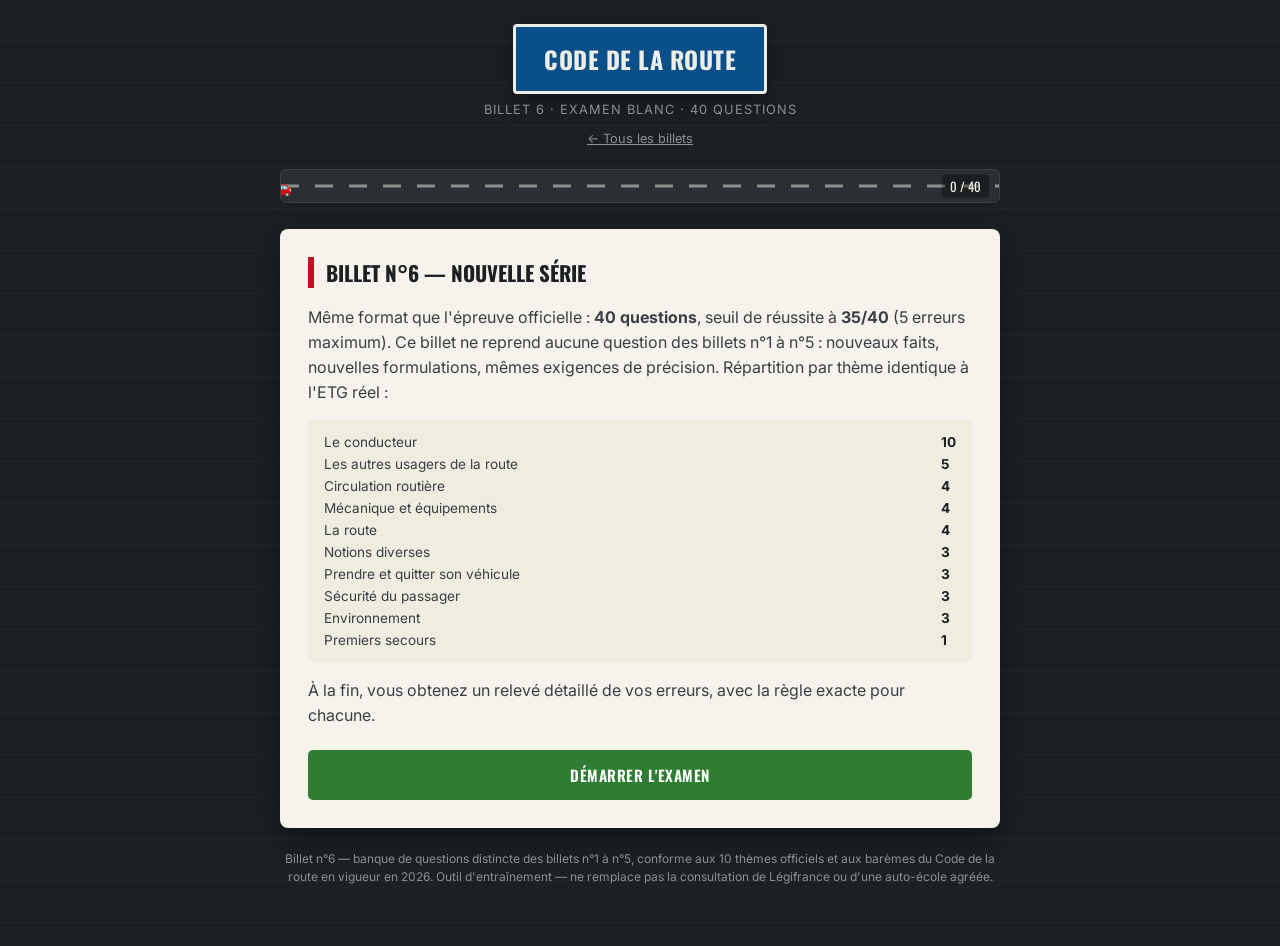
<file: billet-06.html>
<!DOCTYPE html>
<html lang="fr">
<head>
<meta charset="UTF-8">
<meta name="viewport" content="width=device-width, initial-scale=1.0">
<title>Code de la Route — Billet 6</title>
<link rel="preconnect" href="https://fonts.googleapis.com">
<link href="https://fonts.googleapis.com/css2?family=Oswald:wght@400;500;600;700&family=Inter:wght@400;500;600;700&display=swap" rel="stylesheet">
<link rel="stylesheet" href="assets/style.css">
</head>
<body>
<div class="app">

  <div class="gantry">
    <div class="gantry-sign"><h1>Code de la route</h1></div>
    <div class="gantry-sub">Billet 6 · Examen blanc · 40 questions</div>
    <div style="margin-top:10px;"><a href="index.html" style="color:var(--lane-dim);font-size:0.8rem;text-decoration:underline;">&larr; Tous les billets</a></div>
  </div>

  <div class="road" id="roadBar">
    <div class="road-fill" id="roadFill"></div>
    <div class="road-line"></div>
    <div class="road-car" id="roadCar">🚗</div>
    <div class="road-count" id="roadCount">0 / 40</div>
  </div>

  <div class="screen active" id="screen-intro">
    <div class="panel intro">
      <h2>Billet n°6 — nouvelle série</h2>
      <p>Même format que l'épreuve officielle : <strong>40 questions</strong>, seuil de réussite à <strong>35/40</strong> (5 erreurs maximum). Ce billet ne reprend aucune question des billets n°1 à n°5 : nouveaux faits, nouvelles formulations, mêmes exigences de précision. Répartition par thème identique à l'ETG réel :</p>
      <div class="theme-grid">
        <span>Le conducteur</span><strong>10</strong>
        <span>Les autres usagers de la route</span><strong>5</strong>
        <span>Circulation routière</span><strong>4</strong>
        <span>Mécanique et équipements</span><strong>4</strong>
        <span>La route</span><strong>4</strong>
        <span>Notions diverses</span><strong>3</strong>
        <span>Prendre et quitter son véhicule</span><strong>3</strong>
        <span>Sécurité du passager</span><strong>3</strong>
        <span>Environnement</span><strong>3</strong>
        <span>Premiers secours</span><strong>1</strong>
      </div>
      <p>À la fin, vous obtenez un relevé détaillé de vos erreurs, avec la règle exacte pour chacune.</p>
      <div class="btn-row">
        <button class="btn btn-primary btn-block" onclick="startExam()">Démarrer l'examen</button>
      </div>
    </div>
  </div>

  <div class="screen" id="screen-quiz">
    <div class="panel">
      <div class="q-badge" id="qCategory">Catégorie</div>
      <p class="q-text" id="qText">Question</p>
      <div class="options" id="qOptions"></div>
      <div id="qTranslateBox"></div>
      <div class="qa-footer">
        <span style="font-size:0.85rem;color:var(--muted);" id="qProgressLabel"></span>
        <button class="btn btn-primary" id="nextBtn" disabled onclick="nextQuestion()">Valider</button>
      </div>
    </div>
  </div>

  <div class="screen" id="screen-results">
    <div class="permit-card">
      <div class="permit-eyebrow">Résultat de l'examen — billet n°6</div>
      <div class="permit-score" id="resScore">0 / 40</div>
      <div class="permit-detail" id="resDetail">0 erreur(s)</div>
      <div class="stamp" id="resStamp">—</div>
    </div>

    <div class="panel">
      <h2 style="font-family:'Oswald',sans-serif;text-transform:uppercase;font-size:1.15rem;margin-top:0;border-left:6px solid var(--sign-blue);padding-left:12px;">Corrigé détaillé</h2>
      <div class="filter-row">
        <button class="filter-btn active" data-filter="all" onclick="setFilter('all')">Toutes (40)</button>
        <button class="filter-btn" data-filter="wrong" onclick="setFilter('wrong')">Erreurs uniquement</button>
      </div>
      <div id="reviewList"></div>
      <div class="btn-row">
        <button class="btn btn-secondary btn-block" onclick="location.reload()">Repasser ce billet</button>
      </div>
    </div>
  </div>

  <footer class="note">Billet n°6 — banque de questions distincte des billets n°1 à n°5, conforme aux 10 thèmes officiels et aux barèmes du Code de la route en vigueur en 2026. Outil d'entraînement — ne remplace pas la consultation de Légifrance ou d'une auto-école agréée.</footer>
</div>

<script>
const QUESTIONS = [
  // ---- Le conducteur (10) ----
  {cat:"Le conducteur", q:"Le phénomène d'accoutumance à la vitesse fait qu'un conducteur habitué à rouler vite :", options:["Sous-estime sa vitesse réelle lorsqu'il revient à une allure normale", "Conduit toujours de façon plus prudente que les autres", "N'est jamais concerné par les distances de freinage"], correct:0, ex:"Un conducteur habitué à des vitesses élevées perd la perception exacte de sa vitesse : en revenant à une allure normale, il a l'impression de rouler lentement alors qu'il peut encore dépasser les limitations, ce qui fausse son jugement.",
    qTr:{opts:["Про звикання до швидкості й хибне відчуття повільності","Про правила проходження техогляду","Про мінімальну відстань обгону"], correct:0, text:"Звикання до високої швидкості призводить до того, що водій недооцінює свою реальну швидкість, повертаючись до нормального темпу."},
    exTr:{opts:["Про те, чому звичка до швидкості спотворює судження водія","Про правила освітлення в тумані","Про перевірку рівня масла"], correct:0, text:"Водій, звиклий їздити швидко, втрачає точне відчуття своєї швидкості: повертаючись до нормального темпу, йому здається, що він їде повільно, хоча може ще перевищувати обмеження, що спотворює його судження."}},
  {cat:"Le conducteur", q:"La prise de certains médicaments contre le rhume ou les allergies, même sans ordonnance, peut :", options:["N'avoir aucun effet, ces médicaments étant en vente libre", "Provoquer somnolence et baisse de vigilance, à surveiller via le pictogramme sur la boîte", "Améliorer la concentration au volant"], correct:1, ex:"De nombreux médicaments en vente libre contre le rhume ou les allergies contiennent des substances sédatives : un pictogramme sur l'emballage (triangle) signale le niveau de risque pour la conduite, qu'il faut impérativement vérifier avant de prendre le volant.",
    qTr:{opts:["Про вплив безрецептурних ліків від застуди на пильність водія","Про правила техогляду","Про мінімальний вік водія"], correct:0, text:"Вживання деяких ліків від застуди чи алергії, навіть без рецепта, може викликати сонливість і знизити пильність, про що попереджає піктограма на коробці."},
    exTr:{opts:["Про трикутну піктограму на упаковці ліків, яка попереджає про ризик для водіння","Про правила освітлення вночі","Про роботу системи ESP"], correct:0, text:"Багато безрецептурних ліків від застуди чи алергії містять седативні речовини: трикутна піктограма на упаковці вказує рівень ризику для керування, яку обов'язково слід перевірити перед виїздом."}},
  {cat:"Le conducteur", q:"Le « point aveugle » (angle mort) d'un véhicule désigne :", options:["Une zone visible uniquement grâce aux rétroviseurs intérieurs", "Une zone autour du véhicule non couverte par les rétroviseurs ni la vision directe", "Le pare-brise avant lorsqu'il est sale"], correct:1, ex:"L'angle mort correspond aux zones situées de part et d'autre du véhicule, notamment à l'arrière des portières, qui ne sont couvertes ni par les rétroviseurs ni par la vision directe : un simple coup d'œil par-dessus l'épaule reste nécessaire avant tout changement de direction.",
    qTr:{opts:["Про визначення мертвої зони автомобіля","Про правила проходження техогляду","Про мінімальну глибину протектора"], correct:0, text:"«Мертва зона» (сліпа зона) автомобіля означає зону навколо авто, не покриту ані дзеркалами, ані прямим зором."},
    exTr:{opts:["Про необхідність озирнутися через плече перед зміною напрямку","Про правила перевезення тварин","Про перевірку тиску в шинах"], correct:0, text:"Мертва зона відповідає ділянкам обабіч автомобіля, зокрема позаду дверей, які не покриваються ані дзеркалами, ані прямим зором: перед будь-якою зміною напрямку необхідно озирнутися через плече."}},
  {cat:"Le conducteur", q:"Un conducteur qui bâille fréquemment et a les yeux qui piquent au volant doit interpréter ces signes comme :", options:["Des signaux de fatigue imposant un arrêt dès que possible", "Une réaction sans gravité liée à la climatisation", "Un simple manque d'hydratation sans lien avec la vigilance"], correct:0, ex:"Bâillements répétés, yeux qui piquent, paupières lourdes sont des signes avant-coureurs de la fatigue et de l'endormissement : il faut s'arrêter dès que possible, dans un lieu sûr, pour faire une pause ou dormir plutôt que de lutter contre le sommeil.",
    qTr:{opts:["Про ознаки втоми водія за кермом (позіхання, свербіж очей)","Про правила освітлення в тумані","Про мінімальну дистанцію обгону"], correct:0, text:"Водій, який часто позіхає і в якого печуть очі за кермом, має розцінювати ці ознаки як сигнал втоми, що вимагає зупинки якнайшвидше."},
    exTr:{opts:["Про потребу зупинитися в безпечному місці, а не боротися зі сном","Про правила перевезення вантажу","Про роботу антиблокувальної системи"], correct:0, text:"Повторні позіхання, печіння очей, важкі повіки — це попереджувальні ознаки втоми і засинання: слід зупинитися якнайшвидше в безпечному місці, щоб відпочити чи поспати, а не боротися зі сном."}},
  {cat:"Le conducteur", q:"La conduite accompagnée, avant l'obtention définitive du permis, présente pour objectif principal de :", options:["Réduire le coût de la formation au permis", "Permettre d'acquérir de l'expérience progressive dans des conditions variées, sous supervision", "Éviter de passer l'épreuve du code"], correct:1, ex:"La conduite accompagnée permet au jeune conducteur d'accumuler des kilomètres et de l'expérience dans des conditions variées (nuit, pluie, autoroute) sous la supervision d'un accompagnateur, ce qui réduit statistiquement le risque d'accident après l'obtention définitive du permis.",
    qTr:{opts:["Про мету супроводжуваного водіння для молодих водіїв","Про правила проходження техогляду","Про мінімальну відстань обгону"], correct:0, text:"Супроводжуване водіння перед остаточним отриманням посвідчення насамперед має на меті дати змогу поступово набути досвіду в різних умовах під наглядом."},
    exTr:{opts:["Про статистичне зниження ризику аварій завдяки досвіду в різних умовах","Про правила освітлення вночі","Про перевірку рівня охолоджувальної рідини"], correct:0, text:"Супроводжуване водіння дозволяє молодому водієві накопичити кілометраж і досвід у різних умовах (ніч, дощ, автомагістраль) під наглядом супроводжуючого, що статистично знижує ризик аварії після остаточного отримання посвідчення."}},
  {cat:"Le conducteur", q:"Face à un conducteur agressif qui klaxonne et se rapproche dangereusement à l'arrière, il convient de :", options:["Freiner brusquement pour lui donner une leçon", "Rester calme, ne pas répondre à la provocation et se laisser dépasser dès que possible", "Accélérer pour le distancer rapidement"], correct:1, ex:"Face à une conduite agressive d'un autre usager, il faut rester calme, éviter toute réaction de provocation (freinage brusque, gestes) et faciliter son dépassement dès que la situation le permet, afin de désamorcer la tension et d'éviter un accident.",
    qTr:{opts:["Про поведінку водія перед агресивним водієм ззаду","Про правила обгону трактора","Про мінімальну глибину протектора"], correct:0, text:"Перед агресивним водієм, який сигналить і небезпечно наближається ззаду, слід залишатися спокійним, не реагувати на провокацію і дати йому обігнати, щойно це можливо."},
    exTr:{opts:["Про те, чому уникнення провокації запобігає аварії","Про правила перевезення тварин у салоні","Про роботу системи ESP"], correct:0, text:"Перед агресивною поведінкою іншого учасника руху слід зберігати спокій, уникати будь-якої провокаційної реакції (різке гальмування, жести) і полегшити його обгін, щойно ситуація дозволяє, щоб розрядити напругу й уникнути аварії."}},
  {cat:"Le conducteur", q:"Le champ de vision périphérique d'un conducteur diminue naturellement lorsque la vitesse augmente, ce qui implique de :", options:["Regarder plus loin devant et balayer davantage la scène avec les yeux", "Se concentrer uniquement sur le point fixe droit devant soi", "Réduire la fréquence des vérifications dans les rétroviseurs"], correct:0, ex:"À vitesse élevée, le champ de vision se réduit comme un tunnel : il faut compenser en regardant plus loin devant, en balayant plus largement la scène du regard et en multipliant les vérifications des rétroviseurs pour ne pas manquer une information latérale.",
    qTr:{opts:["Про звуження периферійного зору при зростанні швидкості","Про правила освітлення в тумані","Про мінімальну відстань обгону"], correct:0, text:"Периферійний зір водія природно звужується зі зростанням швидкості, що вимагає дивитися далі вперед і ширше охоплювати поглядом дорожню обстановку."},
    exTr:{opts:["Про тунельний ефект зору на високій швидкості","Про правила проходження техогляду","Про перевірку тиску в шинах"], correct:0, text:"На високій швидкості поле зору звужується, наче в тунелі: потрібно компенсувати це, дивлячись далі вперед, ширше охоплюючи поглядом обстановку і частіше перевіряючи дзеркала, щоб не пропустити бічну інформацію."}},
  {cat:"Le conducteur", q:"Un conducteur qui vient d'être verbalisé pour excès de vitesse et qui reprend la route doit surtout veiller à :", options:["Rouler nettement plus vite pour rattraper le temps perdu", "Ne pas laisser la contrariété affecter sa concentration et sa maîtrise du véhicule", "Éviter tout contrôle routier pendant le reste du trajet"], correct:1, ex:"La contrariété ou la colère consécutive à une verbalisation peut détourner l'attention du conducteur et l'inciter à des comportements à risque : il est essentiel de rester concentré sur la conduite et de ne pas laisser l'émotion prendre le dessus.",
    qTr:{opts:["Про потребу не давати роздратуванню впливати на концентрацію після штрафу","Про правила перевезення дитини","Про мінімальну дистанцію безпеки"], correct:0, text:"Водій, якого щойно оштрафували за перевищення швидкості і який продовжує їхати, повинен насамперед стежити, щоб роздратування не вплинуло на його концентрацію і контроль над авто."},
    exTr:{opts:["Про ризик ризикованої поведінки через емоції після штрафу","Про правила освітлення в тумані","Про перевірку рівня масла"], correct:0, text:"Роздратування чи гнів після штрафу можуть відвернути увагу водія і спонукати до ризикованої поведінки: важливо залишатися зосередженим на керуванні й не дозволяти емоціям взяти гору."}},
  {cat:"Le conducteur", q:"La perte de la vue en relief (vision binoculaire), par exemple chez un conducteur borgne, complique principalement :", options:["La lecture des panneaux de signalisation", "L'appréciation précise des distances et des vitesses relatives des autres véhicules", "L'usage du volant en virage"], correct:1, ex:"La vision binoculaire, obtenue grâce aux deux yeux, permet d'apprécier le relief et les distances ; sa perte complique l'estimation précise des distances de sécurité et de la vitesse des véhicules qui s'approchent, ce qui nécessite une compensation par l'expérience et une vigilance accrue.",
    qTr:{opts:["Про труднощі оцінки відстані при втраті бінокулярного зору","Про правила заміни дзеркал","Про мінімальну глибину протектора"], correct:0, text:"Втрата об'ємного (бінокулярного) зору, наприклад в одноокого водія, насамперед ускладнює точну оцінку відстаней і відносних швидкостей інших авто."},
    exTr:{opts:["Про потребу компенсувати втрату об'ємного зору досвідом і увагою","Про правила освітлення вночі","Про перевірку рівня охолоджувальної рідини"], correct:0, text:"Бінокулярний зір, який забезпечують обидва ока, дозволяє оцінювати об'єм і відстані; його втрата ускладнює точну оцінку дистанції безпеки і швидкості авто, що наближаються, що вимагає компенсації досвідом і підвищеною увагою."}},
  {cat:"Le conducteur", q:"Un conducteur senior qui constate une baisse progressive de ses réflexes et de sa vue devrait avant tout :", options:["Continuer à conduire comme avant, sans rien changer", "Adapter sa conduite (trajets, horaires, vitesse) et consulter un médecin si nécessaire", "Cesser immédiatement et définitivement de conduire dans tous les cas"], correct:1, ex:"Une baisse progressive des capacités liée à l'âge n'impose pas automatiquement l'arrêt total de la conduite : il est recommandé d'adapter ses habitudes (éviter la nuit, les longs trajets, les heures de pointe) et de consulter un médecin pour évaluer objectivement son aptitude.",
    qTr:{opts:["Про адаптацію водіння літнім водієм при зниженні рефлексів і зору","Про правила проходження техогляду","Про мінімальну відстань обгону"], correct:0, text:"Літній водій, який помічає поступове зниження рефлексів і зору, повинен передусім адаптувати своє водіння (маршрути, час, швидкість) і за потреби звернутися до лікаря."},
    exTr:{opts:["Про те, чому вікові зміни не завжди вимагають повної відмови від керування","Про правила освітлення в тумані","Про роботу системи ESP"], correct:0, text:"Поступове зниження здібностей, пов'язане з віком, не обов'язково вимагає повної відмови від керування: рекомендується адаптувати звички (уникати ночі, довгих поїздок, годин пік) і звернутися до лікаря для об'єктивної оцінки придатності."}},
  // ---- Les autres usagers de la route (5) ----
  {cat:"Les autres usagers de la route", q:"Un enfant qui joue près de la chaussée, même sans intention apparente de traverser, impose au conducteur de :", options:["Ignorer sa présence tant qu'il ne s'engage pas sur la route", "Ralentir et rester très attentif, un enfant pouvant s'élancer de façon imprévisible", "Klaxonner fortement pour l'éloigner de la route"], correct:1, ex:"Les enfants ont un comportement imprévisible et peuvent s'élancer soudainement sur la chaussée sans évaluer le danger : la seule présence d'un enfant près de la route impose de ralentir et de rester extrêmement vigilant, même en l'absence d'intention visible de traverser.",
    qTr:{opts:["Про підвищену увагу водія до дитини поблизу проїжджої частини","Про правила освітлення вночі","Про мінімальну дистанцію обгону"], correct:0, text:"Дитина, яка грається біля проїжджої частини, навіть без явного наміру переходити, вимагає від водія сповільнитися і залишатися дуже уважним."},
    exTr:{opts:["Про непередбачувану поведінку дітей поблизу дороги","Про правила перевезення вантажу","Про роботу антиблокувальної системи"], correct:0, text:"Діти поводяться непередбачувано і можуть раптово вибігти на проїжджу частину, не оцінюючи небезпеку: сама присутність дитини поблизу дороги вимагає сповільнення і надзвичайної уваги, навіть без видимого наміру переходити."}},
  {cat:"Les autres usagers de la route", q:"Un utilisateur de trottinette électrique circulant sur la chaussée, en l'absence de piste cyclable, doit être considéré par les autres conducteurs comme :", options:["Un piéton bénéficiant d'une priorité absolue", "Un usager vulnérable nécessitant une distance de sécurité et une vigilance accrue", "Un obstacle fixe à éviter comme un objet immobile"], correct:1, ex:"Les utilisateurs de trottinette électrique sont des usagers vulnérables, peu protégés en cas de choc et parfois moins prévisibles dans leurs trajectoires : les conducteurs doivent leur laisser une distance latérale suffisante lors d'un dépassement et rester attentifs à leurs mouvements.",
    qTr:{opts:["Про статус користувача електросамоката як уразливого учасника руху","Про правила освітлення транспорту","Про мінімальну глибину протектора"], correct:0, text:"Користувач електросамоката, що рухається проїжджою частиною за відсутності велосипедної доріжки, має розглядатися іншими водіями як уразливий учасник руху, що потребує дистанції безпеки й підвищеної уваги."},
    exTr:{opts:["Про потребу залишати бічну дистанцію при обгоні самокатника","Про правила перевезення тварин","Про перевірку тиску в шинах"], correct:0, text:"Користувачі електросамокатів є вразливими учасниками руху, слабо захищеними при ударі й іноді менш передбачуваними у своїй траєкторії: водії повинні залишати достатню бічну дистанцію при обгоні і залишатися уважними до їхніх рухів."}},
  {cat:"Les autres usagers de la route", q:"Face à un véhicule d'intérêt général prioritaire (pompiers, SAMU) circulant avec avertisseurs sonores et lumineux, un conducteur doit :", options:["Continuer à rouler normalement, la priorité ne s'appliquant qu'aux intersections", "Faciliter son passage en se rangeant dès que possible, sans freiner brusquement ni griller un feu rouge", "S'arrêter immédiatement sur place, quelle que soit sa position sur la chaussée"], correct:1, ex:"Face à un véhicule prioritaire annoncé par ses avertisseurs, il faut faciliter son passage en se rangeant progressivement et en toute sécurité, sans freinage brutal ni manœuvre dangereuse, et sans jamais franchir un feu rouge ou un stop pour lui céder le passage plus vite.",
    qTr:{opts:["Про правильну поведінку перед пріоритетним транспортом (пожежники, швидка)","Про правила проходження техогляду","Про мінімальну відстань обгону"], correct:0, text:"Перед пріоритетним транспортом загального інтересу (пожежники, швидка), що рухається із сигналами, водій повинен полегшити його проїзд, з'їхавши убік якнайшвидше, без різкого гальмування чи проїзду на червоне світло."},
    exTr:{opts:["Про заборону проїжджати на червоне навіть щоб пропустити пріоритетний транспорт","Про правила освітлення в тумані","Про перевірку рівня масла"], correct:0, text:"Перед пріоритетним транспортом, що сигналізує про себе, слід полегшити його проїзд, поступово й безпечно з'їжджаючи убік, без різкого гальмування чи небезпечного маневру, і в жодному разі не проїжджати на червоне світло чи знак стоп, щоб швидше поступитися дорогою."}},
  {cat:"Les autres usagers de la route", q:"Un conducteur qui double une file de piétons marchant sur le bord d'une route sans trottoir doit :", options:["Klaxonner systématiquement avant de les dépasser", "Ralentir et conserver une distance latérale suffisante lors du dépassement", "Serrer le bord de la route pour gagner de la place"], correct:1, ex:"En l'absence de trottoir, les piétons circulent sur le bord de la chaussée : un conducteur qui les dépasse doit ralentir et conserver une distance latérale suffisante pour leur sécurité, en particulier si la route est étroite ou la visibilité réduite.",
    qTr:{opts:["Про безпечну дистанцію при обгоні пішоходів на узбіччі без тротуару","Про правила обгону сільгосптехніки","Про мінімальну дистанцію безпеки"], correct:0, text:"Водій, який обганяє групу пішоходів, що йдуть узбіччям дороги без тротуару, повинен сповільнитися і зберігати достатню бічну дистанцію під час обгону."},
    exTr:{opts:["Про те, чому вузька дорога чи погана видимість вимагають ще більшої обережності","Про правила освітлення в тумані","Про перевірку тиску в шинах"], correct:0, text:"За відсутності тротуару пішоходи рухаються узбіччям проїжджої частини: водій, що їх обганяє, повинен сповільнитися і зберігати достатню бічну дистанцію для їхньої безпеки, особливо якщо дорога вузька чи видимість погана."}},
  {cat:"Les autres usagers de la route", q:"Un automobiliste qui croise un tracteur agricole lent sur une route à double sens doit avant tout :", options:["Le dépasser dès la première ligne droite sans vérifier la visibilité", "Adapter sa vitesse et n'entreprendre le dépassement que si la visibilité et la distance sont suffisantes", "Klaxonner en continu pour inciter le conducteur à se ranger"], correct:1, ex:"Un tracteur agricole roulant lentement peut être suivi sans danger le temps de trouver une portion droite avec une visibilité suffisante ; le dépassement ne doit être entrepris que si la distance disponible permet de le réaliser en toute sécurité, sans se fier uniquement à la patience ou au klaxon.",
    qTr:{opts:["Про безпечний обгін повільного трактора на двосмуговій дорозі","Про правила освітлення вночі","Про мінімальну глибину протектора"], correct:0, text:"Автомобіліст, що зустрічає повільний сільськогосподарський трактор на двосторонній дорозі, повинен передусім адаптувати швидкість і починати обгін лише за достатньої видимості й дистанції."},
    exTr:{opts:["Про те, чому обгін варто починати лише за наявності достатнього простору","Про правила перевезення тварин у салоні","Про роботу системи ESP"], correct:0, text:"Повільний сільськогосподарський трактор можна безпечно проїхати позаду, доки не знайдеться прямий відрізок з достатньою видимістю; обгін варто починати, лише коли доступна дистанція дозволяє виконати його безпечно, а не покладатися лише на терпіння чи клаксон."}},
  // ---- Circulation routière (4) ----
  {cat:"Circulation routière", q:"Un panneau triangulaire à fond blanc bordé de rouge annonce généralement :", options:["Une obligation à respecter immédiatement", "Un danger particulier sur la portion de route à venir", "Une interdiction définitive de circuler"], correct:1, ex:"Les panneaux triangulaires à fond blanc et bordure rouge sont des panneaux de danger : ils annoncent un risque particulier (virage, chaussée glissante, passage d'animaux) sur la portion de route à venir, invitant à la prudence et à l'adaptation de la vitesse.",
    qTr:{opts:["Про значення трикутного знака з білим тлом і червоною облямівкою","Про правила проходження техогляду","Про мінімальну відстань обгону"], correct:0, text:"Трикутний знак із білим тлом, облямований червоним, зазвичай попереджає про особливу небезпеку на наступній ділянці дороги."},
    exTr:{opts:["Про те, що це знак небезпеки, а не заборони чи обов'язку","Про правила освітлення в тумані","Про перевірку тиску в шинах"], correct:0, text:"Трикутні знаки з білим тлом і червоною облямівкою є знаками небезпеки: вони попереджають про особливий ризик (поворот, слизька дорога, перехід тварин) на наступній ділянці дороги, спонукаючи до обережності й адаптації швидкості."}},
  {cat:"Circulation routière", q:"Sur une voie réservée aux transports en commun signalée au sol par un marquage spécifique, un véhicule particulier peut y circuler :", options:["Librement à tout moment, sans restriction", "Uniquement dans les cas prévus par la signalisation (ex : covoiturage autorisé, tourner à droite)", "Uniquement de nuit, en dehors des heures de service des bus"], correct:1, ex:"Une voie réservée aux transports en commun est en principe interdite aux véhicules particuliers, sauf autorisation explicite indiquée par la signalisation (covoiturage, accès pour tourner à la prochaine intersection) ; l'emprunter sans cette autorisation constitue une infraction.",
    qTr:{opts:["Про доступ приватного авто до смуги громадського транспорту","Про правила обгону автобуса","Про мінімальну глибину протектора"], correct:0, text:"На смузі, зарезервованій для громадського транспорту й позначеній спеціальною розміткою, приватне авто може рухатися лише у випадках, передбачених сигналізацією."},
    exTr:{opts:["Про те, що виїзд на смугу без дозволу є порушенням","Про правила освітлення вночі","Про перевірку рівня охолоджувальної рідини"], correct:0, text:"Смуга, зарезервована для громадського транспорту, у принципі заборонена для приватних авто, крім випадків, явно дозволених сигналізацією (карпулінг, доступ для повороту праворуч на наступному перехресті); в'їзд без такого дозволу є порушенням."}},
  {cat:"Circulation routière", q:"Un feu tricolore clignotant orange, sans autre indication, signifie que le conducteur doit :", options:["S'arrêter obligatoirement comme à un feu rouge fixe", "Ralentir et redoubler de prudence en abordant l'intersection", "Accélérer pour dégager rapidement le carrefour"], correct:1, ex:"Un feu orange clignotant, souvent utilisé la nuit ou en cas de faible trafic, signale une intersection à aborder avec une prudence particulière : le conducteur doit ralentir et céder le passage si nécessaire, sans s'arrêter obligatoirement comme à un feu rouge fixe.",
    qTr:{opts:["Про значення миготливого жовтого світлофора","Про правила проїзду зони робіт","Про мінімальну відстань до пішохода"], correct:0, text:"Миготливий жовтий сигнал світлофора без інших вказівок означає, що водій повинен сповільнитися і виявити підвищену обережність, наближаючись до перехрестя."},
    exTr:{opts:["Про різницю між миготливим жовтим і постійним червоним","Про правила освітлення в тунелі","Про перевірку рівня масла"], correct:0, text:"Миготливий жовтий сигнал, часто використовуваний вночі чи при слабкому русі, попереджає про перехрестя, яке слід проходити з особливою обережністю: водій повинен сповільнитися і за потреби поступитися дорогою, не зупиняючись обов'язково, як на постійний червоний."}},
  {cat:"Circulation routière", q:"Sur une chaussée à trois voies dans le même sens, la voie de gauche est en principe réservée :", options:["Aux véhicules lents circulant en permanence", "Au dépassement, à utiliser temporairement avant de revenir sur une voie de droite", "Exclusivement aux véhicules de secours"], correct:1, ex:"Sur une chaussée à plusieurs voies, la voie de gauche est en principe destinée au dépassement : il est recommandé de ne pas y circuler de façon prolongée et de revenir sur une voie de droite dès que la manœuvre de dépassement est terminée, afin de fluidifier la circulation.",
    qTr:{opts:["Про призначення лівої смуги на трисмуговій дорозі","Про правила обгону вантажівки","Про мінімальну глибину протектора"], correct:0, text:"На проїжджій частині з трьома смугами в одному напрямку ліва смуга, як правило, призначена для обгону."},
    exTr:{opts:["Про те, чому не варто тривало залишатися на лівій смузі","Про правила освітлення в тумані","Про роботу системи ESP"], correct:0, text:"На багатосмуговій дорозі ліва смуга в принципі призначена для обгону: рекомендується не залишатися на ній тривало і повертатися на праву смугу, щойно маневр обгону завершено, щоб не заважати руху."}},
  // ---- Mécanique et équipements (4) ----
  {cat:"Mécanique et équipements", q:"Un jeu excessif détecté dans la direction (volant qui « flotte ») doit être signalé car il peut indiquer :", options:["Une usure normale sans conséquence sur la sécurité", "Une usure de pièces de direction pouvant compromettre la précision de la conduite", "Un simple besoin de resserrer le volant soi-même"], correct:1, ex:"Un jeu anormal dans la direction peut signaler l'usure de pièces mécaniques (rotules, biellettes) et compromettre la précision et la réactivité de la conduite, notamment en cas de manœuvre d'urgence : une vérification par un professionnel s'impose rapidement.",
    qTr:{opts:["Про надмірний люфт керма як ознаку зношення деталей","Про правила заміни фільтрів","Про мінімальну відстань обгону"], correct:0, text:"Надмірний люфт, виявлений у кермуванні (кермо «плаває»), слід повідомити, оскільки це може вказувати на зношення деталей рульового керування."},
    exTr:{opts:["Про ризик втрати точності керування при аварійному маневрі","Про правила освітлення в тумані","Про перевірку тиску в шинах"], correct:0, text:"Аномальний люфт у кермуванні може сигналізувати про зношення механічних деталей (кульових шарнірів, тяг) і погіршувати точність і реактивність керування, зокрема при аварійному маневрі: слід швидко звернутися до фахівця для перевірки."}},
  {cat:"Mécanique et équipements", q:"Le liquide de refroidissement du moteur a pour rôle principal de :", options:["Lubrifier les pièces mobiles du moteur", "Évacuer la chaleur produite par le moteur et éviter la surchauffe", "Nettoyer les injecteurs de carburant"], correct:1, ex:"Le liquide de refroidissement circule dans le moteur pour absorber et évacuer la chaleur produite par la combustion, évitant ainsi une surchauffe qui pourrait endommager gravement le moteur ; son niveau doit être vérifié régulièrement.",
    qTr:{opts:["Про роль охолоджувальної рідини двигуна","Про правила заміни двірників","Про мінімальну глибину протектора"], correct:0, text:"Охолоджувальна рідина двигуна насамперед призначена для відведення тепла, виробленого двигуном, і запобігання перегріву."},
    exTr:{opts:["Про те, чому регулярна перевірка рівня рідини важлива","Про правила освітлення в тунелі","Про перевірку рівня масла"], correct:0, text:"Охолоджувальна рідина циркулює в двигуні, поглинаючи і відводячи тепло, вироблене згорянням, запобігаючи перегріву, який міг би серйозно пошкодити двигун; її рівень слід перевіряти регулярно."}},
  {cat:"Mécanique et équipements", q:"Des pneus dont la bande de roulement présente une usure irrégulière (plus marquée d'un côté) peuvent révéler :", options:["Un problème de parallélisme ou de géométrie des trains roulants", "Un simple défaut de fabrication sans gravité", "Un excès de pression uniquement"], correct:0, ex:"Une usure irrégulière des pneus, plus marquée sur un bord, révèle souvent un défaut de géométrie du train roulant (parallélisme) qui doit être corrigé par un professionnel, sous peine d'accélérer l'usure et de dégrader la tenue de route.",
    qTr:{opts:["Про нерівномірне зношення шин як ознаку проблем з розвал-сходженням","Про правила заміни ременя ГРМ","Про мінімальний тиск у шинах"], correct:0, text:"Шини з нерівномірним зношенням протектора (більш вираженим з одного боку) можуть свідчити про проблему розвал-сходження чи геометрії ходової частини."},
    exTr:{opts:["Про потребу виправити геометрію ходової частини у фахівця","Про правила освітлення в тумані","Про роботу системи ESP"], correct:0, text:"Нерівномірне зношення шин, більш виражене з одного краю, часто свідчить про дефект геометрії ходової частини (розвал-сходження), який має виправити фахівець, інакше зношення прискориться і погіршиться керованість."}},
  {cat:"Mécanique et équipements", q:"L'éclairage arrière de brouillard (feu antibrouillard arrière) doit être utilisé :", options:["En permanence de nuit, pour une meilleure visibilité", "Uniquement en cas de visibilité fortement réduite (brouillard, forte pluie, neige)", "Uniquement en complément des feux de croisement en ville"], correct:1, ex:"Le feu antibrouillard arrière, plus puissant que les feux de position, ne doit être allumé qu'en cas de visibilité fortement réduite (brouillard, chutes de neige, fortes pluies), car son usage abusif peut éblouir les conducteurs suivants et masquer les feux de stop.",
    qTr:{opts:["Про правильне використання заднього протитуманного світла","Про правила перевірки гальм","Про мінімальну відстань обгону"], correct:0, text:"Заднє протитуманне освітлення слід використовувати лише при значно зниженій видимості (туман, сильний дощ, сніг)."},
    exTr:{opts:["Про ризик засліплення водіїв ззаду при зловживанні протитуманним світлом","Про правила освітлення в тунелі","Про перевірку рівня охолоджувальної рідини"], correct:0, text:"Заднє протитуманне світло, потужніше за габаритні вогні, слід вмикати лише при значно зниженій видимості (туман, снігопад, сильний дощ), оскільки його зловживання може засліпити водіїв ззаду і замаскувати стоп-сигнали."}},
  // ---- La route (4) ----
  {cat:"La route", q:"Une route bordée d'arbres offrant une alternance fréquente d'ombre et de lumière impose au conducteur de :", options:["Ignorer ce phénomène, sans effet sur la conduite", "Adapter sa vitesse, l'alternance rapide pouvant temporairement gêner la vision", "Rouler exclusivement avec les feux de route allumés"], correct:1, ex:"L'alternance rapide d'ombre et de lumière sous des arbres peut temporairement perturber l'adaptation visuelle du conducteur, réduisant sa capacité à détecter un obstacle : il convient d'adapter sa vitesse et de rester particulièrement attentif dans ces zones.",
    qTr:{opts:["Про вплив чергування тіні й світла під деревами на зір водія","Про правила проїзду зони робіт","Про мінімальну глибину протектора"], correct:0, text:"Дорога, обсаджена деревами з частим чергуванням тіні й світла, вимагає від водія адаптувати швидкість, оскільки швидка зміна освітлення може тимчасово заважати зору."},
    exTr:{opts:["Про тимчасове порушення адаптації зору при швидкій зміні освітлення","Про правила освітлення в тунелі","Про обов'язкове страхування"], correct:0, text:"Швидке чергування тіні й світла під деревами може тимчасово порушити зорову адаптацію водія, знижуючи здатність виявити перешкоду: слід адаптувати швидкість і залишатися особливо уважним у таких зонах."}},
  {cat:"La route", q:"Sur une route à chaussées séparées par un terre-plein central, un conducteur qui aperçoit un animal ou une personne sur ce terre-plein doit :", options:["L'ignorer, le terre-plein étant hors de la chaussée de circulation", "Ralentir par précaution, car un franchissement soudain vers la chaussée reste possible", "Klaxonner en continu jusqu'à ce qu'il s'éloigne"], correct:1, ex:"Un animal ou une personne présent sur le terre-plein central peut s'élancer de façon imprévisible vers la chaussée : par précaution, il convient de ralentir et de rester attentif, même si l'obstacle ne se trouve pas directement sur la voie de circulation.",
    qTr:{opts:["Про обережність водія при появі тварини чи людини на розділювальній смузі","Про правила освітлення вночі","Про мінімальну відстань обгону"], correct:0, text:"На дорозі з розділювальною смугою водій, який помічає тварину чи людину на цій смузі, повинен запобіжно сповільнитися, оскільки раптовий перехід на проїжджу частину все ще можливий."},
    exTr:{opts:["Про непередбачуваність раптового переходу з розділювальної смуги","Про правила проходження техогляду","Про перевірку тиску в шинах"], correct:0, text:"Тварина чи людина на розділювальній смузі можуть раптово кинутися на проїжджу частину: слід запобіжно сповільнитися і залишатися уважним, навіть якщо перешкода не перебуває безпосередньо на смузі руху."}},
  {cat:"La route", q:"Une chaussée récemment resurfacée, encore recouverte de gravillons non stabilisés, impose de :", options:["Rouler à vitesse normale, le revêtement neuf offrant une meilleure adhérence", "Réduire sa vitesse, l'adhérence étant réduite et les projections de gravillons possibles", "Utiliser uniquement les feux de route pour mieux voir les gravillons"], correct:1, ex:"Sur une chaussée fraîchement resurfacée signalée par un panneau « gravillons », l'adhérence est temporairement réduite et des graviers peuvent être projetés par les roues : il faut réduire sa vitesse et augmenter les distances de sécurité.",
    qTr:{opts:["Про обмеження швидкості на щойно покритій гравієм дорозі","Про правила обгону автобуса","Про мінімальну дистанцію безпеки"], correct:0, text:"Проїжджа частина, недавно покрита новим асфальтом і ще вкрита нестабілізованим гравієм, вимагає зниження швидкості."},
    exTr:{opts:["Про зниження зчеплення й ризик розлітання гравію з-під коліс","Про правила освітлення вночі","Про перевірку рівня масла"], correct:0, text:"На дорозі зі свіжим покриттям, позначеній знаком «гравій», зчеплення тимчасово знижене, а гравій може розлітатися з-під коліс: слід знизити швидкість і збільшити дистанцію безпеки."}},
  {cat:"La route", q:"Un pont étroit à sens alterné réglé par une signalisation prioritaire impose au conducteur non prioritaire de :", options:["Forcer le passage si son véhicule est plus rapide", "S'arrêter et attendre que les véhicules prioritaires aient dégagé le pont", "Klaxonner pour indiquer sa présence puis avancer normalement"], correct:1, ex:"Sur un pont étroit à sens alterné, le conducteur non prioritaire doit s'arrêter et attendre que les véhicules circulant en sens inverse, bénéficiant de la priorité, aient entièrement dégagé l'ouvrage avant de s'engager à son tour.",
    qTr:{opts:["Про обов'язок непріоритетного водія зачекати на вузькому мосту","Про правила освітлення в тунелі","Про обов'язкове страхування"], correct:0, text:"Вузький міст із почерговим рухом, регульований пріоритетною сигналізацією, вимагає від непріоритетного водія зупинитися і зачекати, поки пріоритетні авто звільнять міст."},
    exTr:{opts:["Про заборону форсувати проїзд навіть якщо авто швидше","Про правила перевезення тварин","Про перевірку тиску в шинах"], correct:0, text:"На вузькому мосту з почерговим рухом непріоритетний водій повинен зупинитися і зачекати, поки авто, що рухаються назустріч і мають пріоритет, повністю звільнять споруду, перш ніж в'їхати на неї самому."}},
  // ---- Notions diverses (3) ----
  {cat:"Notions diverses", q:"L'assurance responsabilité civile automobile, obligatoire pour tout véhicule en circulation, couvre principalement :", options:["Les dommages matériels causés à son propre véhicule uniquement", "Les dommages causés à des tiers (autres véhicules, piétons, biens) par le conducteur responsable", "Le vol du véhicule uniquement"], correct:1, ex:"L'assurance responsabilité civile, obligatoire pour tout véhicule en circulation, couvre les dommages corporels et matériels causés à des tiers lorsque le conducteur assuré est reconnu responsable de l'accident ; elle ne couvre pas, sauf garanties complémentaires, les dommages subis par son propre véhicule.",
    qTr:{opts:["Про те, що покриває обов'язкове страхування цивільної відповідальності","Про правила буксирування причепа","Про мінімальний вік водія"], correct:0, text:"Обов'язкове страхування цивільної відповідальності автомобіля насамперед покриває шкоду, завдану третім особам винним водієм."},
    exTr:{opts:["Про те, що власне авто не покривається без додаткових гарантій","Про правила освітлення в тумані","Про перевірку тиску в шинах"], correct:0, text:"Страхування цивільної відповідальності, обов'язкове для будь-якого транспортного засобу в русі, покриває тілесну і матеріальну шкоду, завдану третім особам, коли застрахований водій визнаний винним у ДТП; воно не покриває, без додаткових гарантій, шкоду власному авто."}},
  {cat:"Notions diverses", q:"Un délit de fuite après un accident, même matériel et sans gravité apparente, est caractérisé par :", options:["Le simple fait de quitter les lieux sans avoir cherché à échapper à sa responsabilité", "Le fait de quitter les lieux dans le but d'échapper à sa responsabilité pénale ou civile", "Le fait d'attendre les secours plus de dix minutes"], correct:1, ex:"Le délit de fuite est constitué lorsqu'un conducteur impliqué dans un accident quitte les lieux dans le but d'échapper à sa responsabilité, qu'il y ait ou non des blessés ; il est sévèrement sanctionné, même en cas de dommages uniquement matériels.",
    qTr:{opts:["Про визначення втечі з місця ДТП як злочину","Про правила перевезення тварин","Про обов'язкове освітлення транспорту"], correct:0, text:"Втеча з місця ДТП, навіть матеріального і на перший погляд неважкого, характеризується наміром уникнути відповідальності."},
    exTr:{opts:["Про суворе покарання навіть при суто матеріальній шкоді","Про правила проходження техогляду","Про мінімальну глибину протектора"], correct:0, text:"Втеча з місця ДТП кваліфікується, коли водій, причетний до аварії, залишає місце події з наміром уникнути кримінальної чи цивільної відповідальності, незалежно від наявності постраждалих; вона суворо карається, навіть якщо шкода лише матеріальна."}},
  {cat:"Notions diverses", q:"Le certificat d'immatriculation (carte grise) d'un véhicule doit être mis à jour notamment en cas de :", options:["Simple lavage du véhicule", "Changement de domicile ou de propriétaire du véhicule", "Plein de carburant effectué dans une autre région"], correct:1, ex:"Le certificat d'immatriculation doit être mis à jour dans un délai légal en cas de changement d'adresse ou de changement de propriétaire (vente, don), afin que les informations administratives restent exactes et que le titulaire reste identifiable en cas d'infraction ou d'accident.",
    qTr:{opts:["Про випадки, коли слід оновити техпаспорт авто","Про правила перевезення вантажу","Про мінімальну відстань обгону"], correct:0, text:"Реєстраційне посвідчення (техпаспорт) авто слід оновлювати, зокрема, у разі зміни місця проживання чи власника авто."},
    exTr:{opts:["Про потребу актуальних адміністративних даних для ідентифікації власника","Про правила освітлення в тумані","Про перевірку рівня масла"], correct:0, text:"Реєстраційне посвідчення слід оновити в законний термін у разі зміни адреси чи власника (продаж, дарування), щоб адміністративні дані залишалися точними, а власник — ідентифікованим у разі порушення чи аварії."}},
  // ---- Prendre et quitter son véhicule (3) ----
  {cat:"Prendre et quitter son véhicule", q:"Avant de démarrer un véhicule équipé d'une boîte de vitesses manuelle, il convient de vérifier que :", options:["Le levier de vitesses est au point mort et le frein de stationnement est serré", "La cinquième vitesse est engagée pour plus de sécurité", "Le moteur est chaud depuis au moins cinq minutes"], correct:0, ex:"Avant de démarrer, il faut s'assurer que le levier de vitesses est au point mort (ou que la pédale d'embrayage est enfoncée) et que le frein de stationnement est serré, afin d'éviter tout démarrage intempestif du véhicule.",
    qTr:{opts:["Про перевірку перед запуском авто з механічною коробкою передач","Про правила висадки дитини","Про регулювання дзеркал"], correct:0, text:"Перед запуском авто з механічною коробкою передач слід перевірити, що важіль передач у нейтральному положенні, а стоянкове гальмо затягнуте."},
    exTr:{opts:["Про запобігання мимовільному рушанню авто при запуску","Про правила освітлення в тунелі","Про перевірку тиску в шинах"], correct:0, text:"Перед запуском слід переконатися, що важіль передач у нейтральному положенні (або педаль зчеплення натиснута), а стоянкове гальмо затягнуте, щоб уникнути мимовільного рушання авто."}},
  {cat:"Prendre et quitter son véhicule", q:"Un conducteur qui gare son véhicule en pente doit, en plus du frein de stationnement, penser à :", options:["Laisser une vitesse enclenchée (ou la position « P ») et orienter les roues de façon appropriée", "Retirer complètement la clé de contact avant même de couper le moteur", "Laisser une fenêtre ouverte pour faciliter la sortie du véhicule"], correct:0, ex:"Sur une pente, il est recommandé de laisser une vitesse enclenchée (première en montée, marche arrière en descente, ou position « P » en boîte automatique) et d'orienter les roues avant vers le trottoir ou l'accotement, afin de limiter tout risque de dérive du véhicule.",
    qTr:{opts:["Про додаткові заходи при паркуванні на схилі","Про правила запуску авто з механічною коробкою","Про мінімальний тиск у шинах"], correct:0, text:"Водій, який паркує авто на схилі, повинен, окрім стоянкового гальма, пам'ятати залишити ввімкнену передачу (або положення «P») і правильно повернути колеса."},
    exTr:{opts:["Про запобігання самовільному скочуванню авто на схилі","Про правила освітлення в тумані","Про перевірку рівня охолоджувальної рідини"], correct:0, text:"На схилі рекомендується залишити ввімкнену передачу (першу на підйомі, задню на спуску, або положення «P» на автоматичній коробці) і повернути передні колеса до тротуару чи узбіччя, щоб обмежити ризик скочування авто."}},
  {cat:"Prendre et quitter son véhicule", q:"Avant de démarrer, régler le rétroviseur intérieur permet principalement de :", options:["Voir la totalité de la lunette arrière sans zone d'ombre", "Vérifier l'état des pneus arrière avant de partir", "Améliorer uniquement le confort esthétique du poste de conduite"], correct:0, ex:"Un rétroviseur intérieur correctement réglé permet de voir la totalité de la lunette arrière, sans zone d'ombre inutile, afin de repérer les véhicules qui suivent ou qui s'approchent rapidement par l'arrière.",
    qTr:{opts:["Про мету правильного налаштування внутрішнього дзеркала заднього виду","Про правила завантаження багажника","Про регулювання сидіння"], correct:0, text:"Правильне налаштування внутрішнього дзеркала заднього виду перед виїздом насамперед дозволяє бачити все заднє скло без сліпих зон."},
    exTr:{opts:["Про виявлення авто, що наближаються ззаду","Про правила освітлення вночі","Про перевірку тиску в шинах"], correct:0, text:"Правильно налаштоване внутрішнє дзеркало дозволяє бачити все заднє скло без зайвої сліпої зони, щоб помічати авто, які їдуть слідом чи швидко наближаються ззаду."}},
  // ---- Sécurité du passager (3) ----
  {cat:"Sécurité du passager", q:"Le transport d'un animal domestique de grande taille dans le coffre d'un véhicule break doit se faire :", options:["Sans aucune contrainte particulière, l'animal pouvant se déplacer librement", "Avec une grille de séparation ou un harnais adapté pour limiter ses déplacements", "Uniquement la vitre du coffre entrouverte pour l'aérer"], correct:1, ex:"Un animal de grande taille non maintenu dans le coffre peut être projeté violemment en cas de freinage brusque ou de choc, représentant un danger pour lui-même et pour les occupants : une grille de séparation ou un harnais adapté est fortement recommandé.",
    qTr:{opts:["Про безпечне перевезення великої тварини в багажнику універсала","Про правила ременя безпеки для вагітної жінки","Про подушку безпеки пасажира"], correct:0, text:"Перевезення великої домашньої тварини в багажнику універсала слід здійснювати з роздільною решіткою або відповідною шлеєю, що обмежує її рухи."},
    exTr:{opts:["Про небезпеку незакріпленої тварини при різкому гальмуванні","Про правила виходу дитини з боку тротуару","Про різницю круїз-контролю й обмежувача"], correct:0, text:"Велика незакріплена тварина в багажнику може бути з силою кинута вперед при різкому гальмуванні чи ударі, становлячи небезпеку для себе й пасажирів: роздільна решітка або відповідна шлея настійно рекомендуються."}},
  {cat:"Sécurité du passager", q:"Une femme enceinte qui porte la ceinture de sécurité en voiture doit veiller à :", options:["Faire passer la sangle basse sous le ventre, au niveau du bassin, et non sur le ventre", "Retirer la ceinture dès le sixième mois de grossesse", "Positionner la sangle diagonale uniquement sur le bras"], correct:0, ex:"Pour une femme enceinte, la sangle basse de la ceinture doit passer sous le ventre, au niveau du bassin, et non sur le ventre lui-même, afin de limiter la pression sur l'abdomen en cas de choc ; la sangle diagonale doit passer entre les seins, sur le côté du ventre.",
    qTr:{opts:["Про правильне положення нижнього ременя безпеки для вагітної","Про правила перевезення тварин","Про роботу антиблокувальної системи"], correct:0, text:"Вагітна жінка, яка пристібає ремінь безпеки в авто, повинна стежити, щоб нижня частина ременя проходила під животом, на рівні тазу, а не по животу."},
    exTr:{opts:["Про зниження тиску на живіт при ударі завдяки правильному положенню ременя","Про різницю круїз-контролю й обмежувача швидкості","Про правила перевезення дитини"], correct:0, text:"Для вагітної жінки нижня частина ременя безпеки повинна проходити під животом, на рівні тазу, а не по самому животу, щоб обмежити тиск на живіт при ударі; діагональна частина повинна проходити між грудьми, збоку від живота."}},
  {cat:"Sécurité du passager", q:"Le rehausseur (booster) utilisé pour un enfant trop grand pour un siège auto classique a pour fonction principale de :", options:["Remplacer entièrement la ceinture de sécurité du véhicule", "Positionner correctement la ceinture de sécurité adulte sur le corps de l'enfant", "Permettre à l'enfant de voir par la fenêtre plus facilement"], correct:1, ex:"Le rehausseur surélève l'enfant afin que la ceinture de sécurité du véhicule, conçue pour un adulte, passe correctement sur son épaule et son bassin plutôt que sur son cou ou son ventre, ce qui réduit considérablement le risque de blessure en cas de choc.",
    qTr:{opts:["Про головну функцію бустера для дитини, завеликої для звичайного автокрісла","Про правила ременя безпеки для вагітної","Про перевезення великої тварини"], correct:0, text:"Бустер, використовуваний для дитини, завеликої для класичного автокрісла, насамперед призначений правильно розташувати дорослий ремінь безпеки на тілі дитини."},
    exTr:{opts:["Про зниження ризику травм завдяки правильному положенню ременя на плечі й тазі","Про правила виходу дитини з авто","Про роботу круїз-контролю"], correct:0, text:"Бустер піднімає дитину, щоб ремінь безпеки авто, розрахований на дорослого, правильно проходив по плечу й тазу дитини, а не по шиї чи животу, що суттєво знижує ризик травм при ударі."}},
  // ---- Environnement (3) ----
  {cat:"Environnement", q:"L'éco-conduite recommande d'anticiper les ralentissements en :", options:["Freinant le plus tard possible pour garder de l'élan", "Levant le pied de l'accélérateur tôt et en utilisant le frein moteur plutôt qu'un freinage tardif", "Rétrogradant systématiquement en première vitesse dès le ralentissement perçu"], correct:1, ex:"L'éco-conduite consiste notamment à anticiper les situations de ralentissement en relâchant tôt l'accélérateur et en utilisant le frein moteur, plutôt que de freiner tardivement et brutalement, ce qui réduit la consommation de carburant et l'usure des freins.",
    qTr:{opts:["Про принцип економного водіння при передбаченні уповільнень","Про правила заміни двірників","Про мінімальну глибину протектора"], correct:0, text:"Еко-водіння рекомендує передбачати уповільнення, рано відпускаючи педаль газу і використовуючи гальмування двигуном."},
    exTr:{opts:["Про економію палива й зниження зносу гальм завдяки передбаченню","Про правила освітлення в тумані","Про перевірку рівня масла"], correct:0, text:"Еко-водіння полягає, зокрема, у передбаченні ситуацій уповільнення шляхом раннього відпускання газу і використання гальмування двигуном, а не пізнього різкого гальмування, що знижує витрату палива і знос гальм."}},
  {cat:"Environnement", q:"Le rejet de déchets (mégots, emballages) par la fenêtre d'un véhicule en circulation constitue :", options:["Un simple geste sans conséquence légale", "Une infraction sanctionnée, en plus de son impact négatif sur l'environnement", "Une pratique tolérée en dehors des zones urbaines"], correct:1, ex:"Jeter des déchets par la fenêtre d'un véhicule constitue une infraction passible d'une amende, en plus de son impact négatif sur l'environnement (pollution, risque d'incendie en cas de mégot) et du danger potentiel pour les autres usagers.",
    qTr:{opts:["Про юридичні наслідки викидання сміття з вікна авто","Про правила перевезення вантажу","Про мінімальну відстань обгону"], correct:0, text:"Викидання сміття (недопалків, упаковок) з вікна автомобіля в русі є порушенням, яке карається штрафом, окрім негативного впливу на довкілля."},
    exTr:{opts:["Про ризик пожежі від недопалка й небезпеку для інших учасників руху","Про правила освітлення в тумані","Про перевірку рівня масла"], correct:0, text:"Викидання сміття з вікна авто є порушенням, караним штрафом, окрім негативного впливу на довкілля (забруднення, ризик пожежі від недопалка) і потенційної небезпеки для інших учасників руху."}},
  {cat:"Environnement", q:"Le respect des limitations de vitesse en agglomération contribue, entre autres, à :", options:["Réduire la pollution sonore et les émissions polluantes locales", "Augmenter systématiquement le temps de trajet sans autre effet", "N'avoir aucun impact sur la qualité de l'air urbain"], correct:0, ex:"Une vitesse modérée et régulière en agglomération réduit les nuisances sonores, limite les émissions polluantes liées aux accélérations et freinages fréquents, et améliore la sécurité des usagers vulnérables comme les piétons et cyclistes.",
    qTr:{opts:["Про переваги дотримання обмежень швидкості в населеному пункті для довкілля","Про правила освітлення в тумані","Про перевірку тиску в шинах"], correct:0, text:"Дотримання обмежень швидкості в населеному пункті сприяє, зокрема, зниженню шумового забруднення й локальних викидів забруднювачів."},
    exTr:{opts:["Про зниження шуму й викидів завдяки помірній рівномірній швидкості","Про правила перевезення тварин","Про роботу системи ESP"], correct:0, text:"Помірна й рівномірна швидкість у населеному пункті знижує шумове забруднення, обмежує викиди забруднювачів, пов'язані з частими прискореннями й гальмуваннями, і покращує безпеку вразливих учасників руху, як пішоходи й велосипедисти."}},
  // ---- Premiers secours (1) ----
  {cat:"Premiers secours", q:"Face à une victime d'accident inconsciente qui respire normalement, en attendant les secours, il convient de :", options:["La laisser sur le dos sans intervention particulière", "La placer en position latérale de sécurité pour dégager ses voies respiratoires", "Lui donner à boire pour la réhydrater"], correct:1, ex:"Une victime inconsciente qui respire doit être placée en position latérale de sécurité afin d'éviter que sa langue n'obstrue ses voies respiratoires ou qu'elle ne s'étouffe en cas de vomissement, en attendant l'arrivée des secours.",
    qTr:{opts:["Про положення на боці для непритомної, але дихаючої постраждалої особи","Про метод накладання джгута","Про порядок виклику рятувальників"], correct:0, text:"Перед непритомною постраждалою особою, яка нормально дихає, до прибуття рятувальників слід покласти її в стабільне бокове положення, щоб звільнити дихальні шляхи."},
    exTr:{opts:["Про запобігання удушенню від западання язика чи блювання","Про правила еко-водіння","Про мінімальну дистанцію обгону велосипедиста"], correct:0, text:"Непритомну постраждалу особу, яка дихає, слід покласти в стабільне бокове положення, щоб язик не перекрив дихальні шляхи або щоб вона не задихнулася у разі блювання, до прибуття рятувальників."}}
];
</script>
<script src="assets/quiz.js"></script>
</body>
</html>
</file>
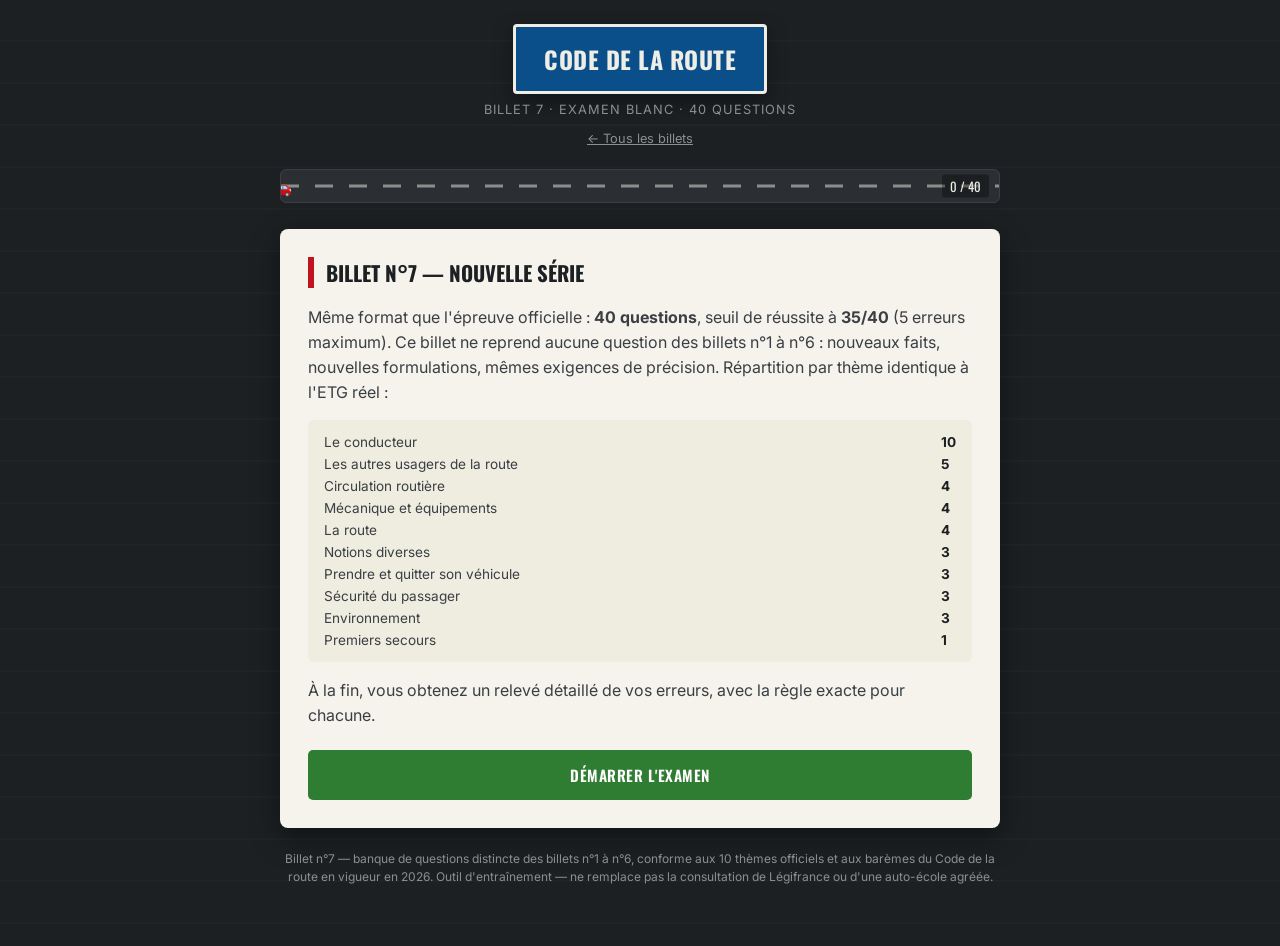
<file: billet-07.html>
<!DOCTYPE html>
<html lang="fr">
<head>
<meta charset="UTF-8">
<meta name="viewport" content="width=device-width, initial-scale=1.0">
<title>Code de la Route — Billet 7</title>
<link rel="preconnect" href="https://fonts.googleapis.com">
<link href="https://fonts.googleapis.com/css2?family=Oswald:wght@400;500;600;700&family=Inter:wght@400;500;600;700&display=swap" rel="stylesheet">
<link rel="stylesheet" href="assets/style.css">
</head>
<body>
<div class="app">

  <div class="gantry">
    <div class="gantry-sign"><h1>Code de la route</h1></div>
    <div class="gantry-sub">Billet 7 · Examen blanc · 40 questions</div>
    <div style="margin-top:10px;"><a href="index.html" style="color:var(--lane-dim);font-size:0.8rem;text-decoration:underline;">&larr; Tous les billets</a></div>
  </div>

  <div class="road" id="roadBar">
    <div class="road-fill" id="roadFill"></div>
    <div class="road-line"></div>
    <div class="road-car" id="roadCar">🚗</div>
    <div class="road-count" id="roadCount">0 / 40</div>
  </div>

  <div class="screen active" id="screen-intro">
    <div class="panel intro">
      <h2>Billet n°7 — nouvelle série</h2>
      <p>Même format que l'épreuve officielle : <strong>40 questions</strong>, seuil de réussite à <strong>35/40</strong> (5 erreurs maximum). Ce billet ne reprend aucune question des billets n°1 à n°6 : nouveaux faits, nouvelles formulations, mêmes exigences de précision. Répartition par thème identique à l'ETG réel :</p>
      <div class="theme-grid">
        <span>Le conducteur</span><strong>10</strong>
        <span>Les autres usagers de la route</span><strong>5</strong>
        <span>Circulation routière</span><strong>4</strong>
        <span>Mécanique et équipements</span><strong>4</strong>
        <span>La route</span><strong>4</strong>
        <span>Notions diverses</span><strong>3</strong>
        <span>Prendre et quitter son véhicule</span><strong>3</strong>
        <span>Sécurité du passager</span><strong>3</strong>
        <span>Environnement</span><strong>3</strong>
        <span>Premiers secours</span><strong>1</strong>
      </div>
      <p>À la fin, vous obtenez un relevé détaillé de vos erreurs, avec la règle exacte pour chacune.</p>
      <div class="btn-row">
        <button class="btn btn-primary btn-block" onclick="startExam()">Démarrer l'examen</button>
      </div>
    </div>
  </div>

  <div class="screen" id="screen-quiz">
    <div class="panel">
      <div class="q-badge" id="qCategory">Catégorie</div>
      <p class="q-text" id="qText">Question</p>
      <div class="options" id="qOptions"></div>
      <div id="qTranslateBox"></div>
      <div class="qa-footer">
        <span style="font-size:0.85rem;color:var(--muted);" id="qProgressLabel"></span>
        <button class="btn btn-primary" id="nextBtn" disabled onclick="nextQuestion()">Valider</button>
      </div>
    </div>
  </div>

  <div class="screen" id="screen-results">
    <div class="permit-card">
      <div class="permit-eyebrow">Résultat de l'examen — billet n°7</div>
      <div class="permit-score" id="resScore">0 / 40</div>
      <div class="permit-detail" id="resDetail">0 erreur(s)</div>
      <div class="stamp" id="resStamp">—</div>
    </div>

    <div class="panel">
      <h2 style="font-family:'Oswald',sans-serif;text-transform:uppercase;font-size:1.15rem;margin-top:0;border-left:6px solid var(--sign-blue);padding-left:12px;">Corrigé détaillé</h2>
      <div class="filter-row">
        <button class="filter-btn active" data-filter="all" onclick="setFilter('all')">Toutes (40)</button>
        <button class="filter-btn" data-filter="wrong" onclick="setFilter('wrong')">Erreurs uniquement</button>
      </div>
      <div id="reviewList"></div>
      <div class="btn-row">
        <button class="btn btn-secondary btn-block" onclick="location.reload()">Repasser ce billet</button>
      </div>
    </div>
  </div>

  <footer class="note">Billet n°7 — banque de questions distincte des billets n°1 à n°6, conforme aux 10 thèmes officiels et aux barèmes du Code de la route en vigueur en 2026. Outil d'entraînement — ne remplace pas la consultation de Légifrance ou d'une auto-école agréée.</footer>
</div>

<script>
const QUESTIONS = [
  // ---- Le conducteur (10) ----
  {cat:"Le conducteur", q:"Le temps de réaction moyen d'un conducteur en bonne condition, avant même de commencer à freiner, est généralement estimé à :", options:["Environ 1 seconde", "Environ 5 secondes", "Environ 0,1 seconde"], correct:0, ex:"Le temps de réaction moyen, correspondant au délai entre la perception d'un danger et le début effectif du freinage, est estimé à environ une seconde chez un conducteur attentif ; il augmente fortement avec la fatigue, l'alcool ou la distraction.",
    qTr:{opts:["Про середній час реакції водія перед гальмуванням","Про правила проходження техогляду","Про мінімальну відстань обгону"], correct:0, text:"Середній час реакції водія в хорошому стані, до початку гальмування, зазвичай оцінюється приблизно в 1 секунду."},
    exTr:{opts:["Про те, чому втома, алкоголь чи відволікання сильно збільшують цей час","Про правила освітлення в тумані","Про перевірку тиску в шинах"], correct:0, text:"Середній час реакції, що відповідає затримці між сприйняттям небезпеки і фактичним початком гальмування, оцінюється приблизно в 1 секунду для уважного водія; він значно зростає через втому, алкоголь чи відволікання."}},
  {cat:"Le conducteur", q:"Un conducteur qui utilise un téléphone tenu en main, même à l'arrêt à un feu rouge, s'expose à :", options:["Aucune sanction si le véhicule est immobile", "Une sanction, l'interdiction s'appliquant dès que le moteur est allumé", "Une simple remarque orale sans amende"], correct:1, ex:"L'interdiction d'utiliser un téléphone tenu en main s'applique dès lors que le conducteur est aux commandes du véhicule, moteur allumé, y compris à l'arrêt à un feu rouge ou dans un embouteillage ; seul le moteur coupé lève cette interdiction.",
    qTr:{opts:["Про заборону тримати телефон у руці навіть на зупинці біля світлофора","Про правила проходження техогляду","Про мінімальну глибину протектора"], correct:0, text:"Водій, який користується телефоном, тримаючи його в руці, навіть стоячи на червоному світлі, наражається на покарання, оскільки заборона діє, щойно двигун увімкнено."},
    exTr:{opts:["Про те, що лише вимкнений двигун знімає цю заборону","Про правила перевезення тварин","Про роботу системи ESP"], correct:0, text:"Заборона користуватися телефоном, тримаючи його в руці, діє, щойно водій керує авто з увімкненим двигуном, включно зі стоянкою на червоне світло чи в заторі; лише вимкнений двигун знімає цю заборону."}},
  {cat:"Le conducteur", q:"Le stress excessif au volant, notamment en cas de retard important, a tendance à :", options:["Améliorer la concentration et les réflexes du conducteur", "Favoriser des prises de risque et une conduite moins maîtrisée", "N'avoir aucune influence sur le comportement de conduite"], correct:1, ex:"Un stress excessif, souvent lié à la crainte d'arriver en retard, pousse certains conducteurs à prendre des risques (excès de vitesse, dépassements dangereux) et réduit leur capacité de jugement : mieux vaut anticiper son trajet pour éviter cette pression inutile.",
    qTr:{opts:["Про вплив надмірного стресу за кермом на ризиковану поведінку","Про правила освітлення вночі","Про мінімальну дистанцію обгону"], correct:0, text:"Надмірний стрес за кермом, особливо через значне запізнення, має тенденцію сприяти ризикованим рішенням і менш контрольованому водінню."},
    exTr:{opts:["Про потребу планувати маршрут заздалегідь, щоб уникнути цього тиску","Про правила перевезення вантажу","Про роботу антиблокувальної системи"], correct:0, text:"Надмірний стрес, часто пов'язаний зі страхом запізнитися, штовхає деяких водіїв на ризик (перевищення швидкості, небезпечні обгони) і знижує здатність до судження: краще спланувати маршрут заздалегідь, щоб уникнути цього зайвого тиску."}},
  {cat:"Le conducteur", q:"Un conducteur qui ressent une somnolence légère après un repas copieux doit surtout :", options:["Ouvrir la fenêtre et augmenter la vitesse pour rester éveillé", "S'arrêter dès que possible pour se reposer plutôt que de lutter contre la somnolence", "Allumer la radio à volume fort et continuer sans s'arrêter"], correct:1, ex:"La digestion d'un repas copieux favorise la somnolence : ouvrir la fenêtre ou monter le son de la radio ne suffit pas à contrer durablement la baisse de vigilance, il est donc préférable de s'arrêter dès que possible pour se reposer.",
    qTr:{opts:["Про потребу зупинитися при легкій сонливості після ситної їжі","Про правила проходження техогляду","Про мінімальну відстань обгону"], correct:0, text:"Водій, який відчуває легку сонливість після ситного прийому їжі, насамперед повинен зупинитися якнайшвидше, щоб відпочити."},
    exTr:{opts:["Про недостатність відкритого вікна чи гучної музики проти сонливості","Про правила освітлення в тумані","Про перевірку рівня масла"], correct:0, text:"Травлення ситної їжі сприяє сонливості: відкрите вікно чи гучна музика недостатні, щоб надовго протидіяти зниженню пильності, тому краще зупинитися якнайшвидше для відпочинку."}},
  {cat:"Le conducteur", q:"La consommation régulière de cannabis, même la veille de la conduite, peut :", options:["N'avoir aucun effet résiduel le lendemain", "Altérer les capacités de conduite plusieurs heures, voire plusieurs jours après la prise", "Améliorer temporairement les réflexes du conducteur"], correct:1, ex:"Les effets du cannabis sur les capacités de conduite (temps de réaction, coordination, vigilance) peuvent persister plusieurs heures, voire davantage selon les personnes, bien après la sensation immédiate ; un dépistage positif reste possible longtemps après la consommation.",
    qTr:{opts:["Про тривалий вплив вживання канабісу на здатність керувати авто","Про правила освітлення вночі","Про мінімальну дистанцію обгону"], correct:0, text:"Регулярне вживання канабісу, навіть напередодні водіння, може погіршувати здатність керувати авто протягом кількох годин або навіть днів після вживання."},
    exTr:{opts:["Про можливість позитивного тесту ще довго після вживання","Про правила перевезення тварин","Про роботу системи ESP"], correct:0, text:"Вплив канабісу на здатність керувати авто (час реакції, координація, пильність) може зберігатися кілька годин, а іноді й довше залежно від людини, значно пізніше безпосереднього відчуття; позитивний тест можливий ще довго після вживання."}},
  {cat:"Le conducteur", q:"Un conducteur qui doit effectuer un long trajet de nuit devrait avant tout :", options:["Partir sans avoir dormi pour profiter du trafic réduit", "Prévoir une bonne nuit de sommeil avant le départ et des pauses régulières", "Boire plusieurs cafés juste avant le départ et rouler sans s'arrêter"], correct:1, ex:"Un trajet de nuit augmente le risque de somnolence : il est recommandé de partir reposé après une bonne nuit de sommeil et de prévoir des pauses régulières toutes les deux heures environ, le café seul ne remplaçant pas un vrai repos.",
    qTr:{opts:["Про підготовку до нічної тривалої поїздки","Про правила проходження техогляду","Про мінімальну глибину протектора"], correct:0, text:"Водій, якому належить тривала нічна поїздка, повинен передусім забезпечити собі повноцінний сон перед виїздом і регулярні зупинки."},
    exTr:{opts:["Про те, чому одна кава не замінює справжній відпочинок","Про правила освітлення в тумані","Про перевірку тиску в шинах"], correct:0, text:"Нічна поїздка підвищує ризик сонливості: рекомендується виїжджати відпочилим після повноцінного сну і робити регулярні зупинки приблизно кожні дві години, оскільки сама кава не замінює справжнього відпочинку."}},
  {cat:"Le conducteur", q:"L'excès de confiance d'un conducteur expérimenté peut principalement conduire à :", options:["Une prudence accrue à chaque trajet", "Une sous-estimation des risques et un relâchement de la vigilance", "Une amélioration continue des réflexes avec l'âge"], correct:1, ex:"L'expérience acquise au fil des années peut paradoxalement engendrer un excès de confiance : le conducteur sous-estime certains risques et relâche sa vigilance, pensant maîtriser toutes les situations, ce qui peut favoriser un accident.",
    qTr:{opts:["Про ризик надмірної впевненості досвідченого водія","Про правила освітлення вночі","Про мінімальну дистанцію обгону"], correct:0, text:"Надмірна впевненість досвідченого водія насамперед може призвести до недооцінки ризиків і послаблення пильності."},
    exTr:{opts:["Про хибне відчуття контролю над усіма ситуаціями","Про правила перевезення вантажу","Про роботу антиблокувальної системи"], correct:0, text:"Досвід, накопичений за роки, парадоксально може породжувати надмірну впевненість: водій недооцінює деякі ризики і послаблює пильність, вважаючи, що контролює всі ситуації, що може сприяти аварії."}},
  {cat:"Le conducteur", q:"Un conducteur qui doit porter des lunettes correctrices selon la mention portée sur son permis et qui conduit sans elles s'expose à :", options:["Aucune conséquence tant que la vue reste globalement correcte", "Une sanction identique à celle d'une infraction au code de la route, en plus du risque lié à une vision altérée", "Une simple obligation de les récupérer dans les 48 heures"], correct:1, ex:"Lorsque le port de lunettes ou de lentilles correctrices est mentionné sur le permis de conduire, conduire sans ce dispositif constitue une infraction sanctionnée, indépendamment du danger réel que représente une vision insuffisamment corrigée pour l'appréciation des distances et des dangers.",
    qTr:{opts:["Про санкцію за керування без окулярів, обов'язкових за посвідченням","Про правила проходження техогляду","Про мінімальну відстань обгону"], correct:0, text:"Водій, який за приміткою в посвідченні зобов'язаний носити коригувальні окуляри і керує без них, наражається на покарання, ідентичне порушенню правил дорожнього руху."},
    exTr:{opts:["Про ризик, пов'язаний з недостатньо скоригованим зором","Про правила освітлення в тунелі","Про перевірку рівня масла"], correct:0, text:"Коли носіння окулярів чи контактних лінз зазначене в посвідченні водія, керування без цього засобу є порушенням, яке карається, незалежно від реальної небезпеки, яку становить недостатньо скоригований зір для оцінки відстаней і небезпек."}},
  {cat:"Le conducteur", q:"Un conducteur qui vient de subir un choc émotionnel important (deuil, mauvaise nouvelle) devrait, avant de prendre le volant :", options:["Conduire immédiatement pour se changer les idées", "Évaluer sa capacité de concentration et différer le trajet si nécessaire", "Rouler plus vite que d'habitude pour évacuer la tension"], correct:1, ex:"Un choc émotionnel important peut fortement perturber la concentration et le jugement : il est préférable d'évaluer honnêtement sa capacité à conduire en sécurité et, si nécessaire, de différer le trajet ou de se faire accompagner.",
    qTr:{opts:["Про оцінку здатності керувати авто після сильного емоційного потрясіння","Про правила освітлення вночі","Про мінімальну глибину протектора"], correct:0, text:"Водій, який щойно пережив сильне емоційне потрясіння (втрату, погану новину), перед тим як сісти за кермо, повинен оцінити свою здатність зосередитися і за потреби відкласти поїздку."},
    exTr:{opts:["Про потребу чесно оцінити свій стан перед виїздом","Про правила перевезення тварин","Про роботу системи ESP"], correct:0, text:"Сильне емоційне потрясіння може значно порушити концентрацію і судження: краще чесно оцінити свою здатність безпечно керувати авто і, за потреби, відкласти поїздку або звернутися по супровід."}},
  {cat:"Le conducteur", q:"La conduite sous l'effet d'une hypoglycémie (baisse importante du taux de sucre dans le sang) peut provoquer :", options:["Une amélioration de la vigilance à court terme", "Des tremblements, une vision trouble et une perte de concentration", "Uniquement une légère faim sans autre effet"], correct:1, ex:"Une hypoglycémie peut entraîner tremblements, sueurs, vision trouble, confusion et perte de concentration, autant de symptômes incompatibles avec une conduite sûre : un conducteur diabétique doit avoir de quoi se resucrer rapidement à disposition dans le véhicule.",
    qTr:{opts:["Про симптоми гіпоглікемії, небезпечні для керування авто","Про правила проходження техогляду","Про мінімальну дистанцію обгону"], correct:0, text:"Керування авто під впливом гіпоглікемії (значного зниження рівня цукру в крові) може викликати тремтіння, розмите бачення і втрату концентрації."},
    exTr:{opts:["Про потребу мати при собі засоби швидкого підвищення цукру в крові","Про правила освітлення в тумані","Про перевірку тиску в шинах"], correct:0, text:"Гіпоглікемія може викликати тремтіння, пітливість, розмите бачення, сплутаність і втрату концентрації — симптоми, несумісні з безпечним керуванням: водій-діабетик повинен мати в авто засоби для швидкого підвищення рівня цукру."}},
  // ---- Les autres usagers de la route (5) ----
  {cat:"Les autres usagers de la route", q:"Un cycliste circulant en peloton sur une route ouverte à la circulation doit être considéré par les automobilistes comme :", options:["Un groupe à dépasser immédiatement sans réduire l'allure", "Un ensemble d'usagers vulnérables nécessitant patience et distance latérale de sécurité", "Un obstacle qu'il convient de contourner par la droite"], correct:1, ex:"Un peloton de cyclistes doit être dépassé avec patience, en respectant une distance latérale de sécurité d'au moins un mètre en agglomération (1,5 mètre hors agglomération), et sans manœuvre brusque susceptible de déstabiliser les cyclistes.",
    qTr:{opts:["Про безпечну відстань при обгоні групи велосипедистів","Про правила освітлення транспорту","Про мінімальну глибину протектора"], correct:0, text:"Велосипедист, що рухається групою (пелотоном) на відкритій дорозі, має розглядатися автомобілістами як група вразливих учасників руху, що потребує терпіння й бічної дистанції безпеки."},
    exTr:{opts:["Про мінімальну бічну дистанцію обгону велосипедистів у й поза населеним пунктом","Про правила перевезення тварин","Про перевірку тиску в шинах"], correct:0, text:"Групу велосипедистів слід обганяти терпляче, дотримуючись бічної дистанції безпеки щонайменше 1 метр у населеному пункті (1,5 метра поза ним), без різкого маневру, здатного дестабілізувати велосипедистів."}},
  {cat:"Les autres usagers de la route", q:"Une personne à mobilité réduite en fauteuil roulant traversant lentement au passage piéton impose au conducteur qui attend de :", options:["Klaxonner pour accélérer sa traversée", "Lui laisser le temps nécessaire pour traverser en toute sécurité, sans manifester d'impatience", "Avancer légèrement le véhicule pour l'inciter à se dépêcher"], correct:1, ex:"Une personne à mobilité réduite peut nécessiter davantage de temps pour traverser : le conducteur doit patienter sans manifester d'impatience (klaxon, avancée du véhicule), afin de ne pas la mettre en danger ou la stresser inutilement.",
    qTr:{opts:["Про терпіння водія перед людиною з обмеженою мобільністю на переході","Про правила обгону автобуса","Про мінімальну дистанцію безпеки"], correct:0, text:"Особа з обмеженою мобільністю на візку, яка повільно переходить пішохідний перехід, вимагає від водія, що чекає, дати їй необхідний час для безпечного переходу, не виявляючи нетерпіння."},
    exTr:{opts:["Про заборону підганяти пішохода клаксоном чи рухом авто","Про правила освітлення в тумані","Про перевірку рівня масла"], correct:0, text:"Особа з обмеженою мобільністю може потребувати більше часу для переходу: водій повинен зачекати, не виявляючи нетерпіння (клаксон, рух авто вперед), щоб не наражати її на небезпеку чи зайвий стрес."}},
  {cat:"Les autres usagers de la route", q:"Un motard qui slalome entre les files de véhicules à l'arrêt dans un embouteillage doit être perçu par les automobilistes comme :", options:["Une pratique interdite en toutes circonstances qu'il faut bloquer", "Un usager dont il faut faciliter le passage sans mouvement brusque, en vérifiant ses rétroviseurs et angles morts", "Un usager prioritaire qu'il faut absolument suivre"], correct:1, ex:"La circulation inter-files, encadrée par des conditions spécifiques, expose le motard à un risque élevé s'il est surpris par une manœuvre brusque : un automobiliste doit éviter tout mouvement soudain et vérifier ses rétroviseurs et angles morts avant de changer de position sur sa voie.",
    qTr:{opts:["Про обережну поведінку водіїв перед мотоциклістом, що рухається між рядами в заторі","Про правила проходження техогляду","Про мінімальну відстань обгону"], correct:0, text:"Мотоцикліст, який лавірує між рядами авто, що стоять у заторі, має сприйматися автомобілістами як учасник руху, якому слід полегшити проїзд без різких рухів, перевіряючи дзеркала й мертві зони."},
    exTr:{opts:["Про ризик для мотоцикліста при різкому маневрі авто","Про правила освітлення в тумані","Про перевірку рівня охолоджувальної рідини"], correct:0, text:"Рух між рядами, регульований особливими умовами, наражає мотоцикліста на високий ризик, якщо його застане зненацька різкий маневр: автомобіліст повинен уникати будь-якого раптового руху і перевіряти дзеркала й мертві зони перед зміною положення на смузі."}},
  {cat:"Les autres usagers de la route", q:"Un conducteur de poids lourd qui effectue un dépassement long et lent sur une route à double sens doit inciter les autres usagers à :", options:["Le doubler immédiatement par la droite pour gagner du temps", "Patienter et ne pas se rabattre trop tôt devant lui une fois la manœuvre terminée", "Klaxonner pour lui signaler de terminer plus vite"], correct:1, ex:"Le dépassement d'un poids lourd par un autre poids lourd est une manœuvre longue nécessitant patience de la part des autres usagers ; il ne faut pas se rabattre trop rapidement devant un poids lourd, dont la distance de freinage est plus longue que celle d'une voiture.",
    qTr:{opts:["Про терпіння перед довгим повільним обгоном вантажівки","Про правила освітлення вночі","Про мінімальну глибину протектора"], correct:0, text:"Водій вантажівки, який виконує довгий і повільний обгін на двосторонній дорозі, повинен спонукати інших учасників руху зачекати і не повертатися перед ним занадто рано після завершення маневру."},
    exTr:{opts:["Про більшу дистанцію гальмування вантажівки порівняно з легковим авто","Про правила перевезення тварин у салоні","Про роботу системи ESP"], correct:0, text:"Обгін вантажівки іншою вантажівкою є тривалим маневром, що вимагає терпіння з боку інших учасників руху; не слід занадто швидко повертатися перед вантажівкою, дистанція гальмування якої довша, ніж у легкового авто."}},
  {cat:"Les autres usagers de la route", q:"Un groupe de randonneurs à cheval circulant sur une route de campagne impose au conducteur qui les double de :", options:["Klaxonner brièvement pour signaler sa présence avant de doubler", "Ralentir fortement, éviter le klaxon et laisser une distance latérale suffisante", "Accélérer pour les dépasser le plus vite possible"], correct:1, ex:"Les chevaux peuvent être effrayés par un bruit soudain ou un passage trop rapproché : il convient de ralentir fortement, d'éviter tout klaxon ou bruit de moteur excessif, et de laisser une distance latérale suffisante lors du dépassement.",
    qTr:{opts:["Про обережний обгін групи вершників на сільській дорозі","Про правила обгону сільгосптехніки","Про мінімальну дистанцію безпеки"], correct:0, text:"Група вершників на конях, що рухається сільською дорогою, вимагає від водія, який їх обганяє, значно сповільнитися, уникати клаксона і залишити достатню бічну дистанцію."},
    exTr:{opts:["Про те, чому раптовий шум може налякати коней","Про правила освітлення в тумані","Про перевірку тиску в шинах"], correct:0, text:"Коней може налякати раптовий шум чи занадто близький проїзд: слід значно сповільнитися, уникати клаксона чи надмірного шуму двигуна і залишити достатню бічну дистанцію під час обгону."}},
  // ---- Circulation routière (4) ----
  {cat:"Circulation routière", q:"Un panneau rectangulaire bleu portant un symbole blanc indique généralement :", options:["Une interdiction", "Une obligation ou une indication", "Un danger temporaire"], correct:1, ex:"Les panneaux rectangulaires ou circulaires à fond bleu avec symbole blanc sont des panneaux d'obligation ou d'indication (piste cyclable obligatoire, direction à suivre, stationnement autorisé), à distinguer des panneaux d'interdiction qui sont généralement circulaires à bordure rouge.",
    qTr:{opts:["Про значення прямокутного синього знака з білим символом","Про правила проходження техогляду","Про мінімальну відстань обгону"], correct:0, text:"Прямокутний синій знак з білим символом зазвичай вказує на обов'язок чи вказівку."},
    exTr:{opts:["Про відмінність від заборонних знаків з червоною облямівкою","Про правила освітлення в тумані","Про перевірку тиску в шинах"], correct:0, text:"Прямокутні чи круглі знаки із синім тлом і білим символом є знаками обов'язку чи вказівки (обов'язкова велодоріжка, напрямок руху, дозволена стоянка), на відміну від заборонних знаків, які зазвичай круглі з червоною облямівкою."}},
  {cat:"Circulation routière", q:"Sur un rond-point à plusieurs voies, un conducteur qui souhaite sortir à la première sortie doit en principe :", options:["Emprunter la voie de gauche en entrant sur le rond-point", "Emprunter la voie de droite en entrant et signaler son intention avant l'entrée", "Emprunter n'importe quelle voie, la sortie étant toujours prioritaire"], correct:1, ex:"Pour sortir rapidement d'un rond-point à plusieurs voies, il convient de s'y engager par la voie de droite et de signaler son intention de sortie dès avant l'entrée, afin de faciliter la lecture de sa trajectoire par les autres usagers.",
    qTr:{opts:["Про правильну смугу заїзду на круговий рух для першого виїзду","Про правила обгону вантажівки","Про мінімальну глибину протектора"], correct:0, text:"На багатосмуговому круговому русі водій, який бажає виїхати на першому виїзді, в принципі повинен в'їжджати правою смугою і сигналізувати про намір заздалегідь."},
    exTr:{opts:["Про полегшення читання траєкторії іншими учасниками руху","Про правила освітлення в тумані","Про роботу системи ESP"], correct:0, text:"Щоб швидко виїхати з багатосмугового кругового руху, слід в'їжджати правою смугою і сигналізувати про намір виїхати ще до в'їзду, щоб полегшити іншим учасникам руху розуміння траєкторії."}},
  {cat:"Circulation routière", q:"Une ligne blanche continue séparant deux voies de circulation en sens inverse signifie que :", options:["Le dépassement est autorisé si la visibilité est suffisante", "Le franchissement de la ligne, y compris pour dépasser, est interdit", "Elle indique uniquement une limitation de vitesse"], correct:1, ex:"Une ligne continue interdit tout franchissement, y compris pour effectuer un dépassement, quelle que soit la visibilité apparente : elle signale une zone où le dépassement est jugé dangereux (virage, sommet de côte, intersection proche).",
    qTr:{opts:["Про заборону перетину суцільної білої лінії","Про правила обгону автобуса","Про мінімальну дистанцію безпеки"], correct:0, text:"Суцільна біла лінія, що розділяє дві смуги руху в протилежних напрямках, означає, що перетин лінії, включно для обгону, заборонений."},
    exTr:{opts:["Про те, чому ця зона вважається небезпечною для обгону","Про правила освітлення вночі","Про перевірку рівня масла"], correct:0, text:"Суцільна лінія забороняє будь-який перетин, включно для виконання обгону, незалежно від видимої видимості: вона позначає зону, де обгін вважається небезпечним (поворот, вершина підйому, близьке перехрестя)."}},
  {cat:"Circulation routière", q:"En l'absence de tout panneau et de marquage au sol, à une intersection de deux routes de même importance, la priorité revient :", options:["Au véhicule venant de la gauche", "Au véhicule venant de la droite", "Au véhicule le plus rapide"], correct:1, ex:"La règle de la priorité à droite s'applique par défaut à toute intersection non signalée par un panneau ou un marquage : en l'absence d'indication contraire, le conducteur doit céder le passage au véhicule arrivant de sa droite.",
    qTr:{opts:["Про правило пріоритету праворуч без знаків","Про правила проходження техогляду","Про мінімальну відстань обгону"], correct:0, text:"За відсутності будь-яких знаків і розмітки на перехресті двох рівнозначних доріг пріоритет належить авто, що рухається справа."},
    exTr:{opts:["Про правило пріоритету праворуч як стандарт за замовчуванням","Про правила освітлення в тумані","Про перевірку тиску в шинах"], correct:0, text:"Правило пріоритету праворуч застосовується за замовчуванням на будь-якому перехресті, не позначеному знаком чи розміткою: за відсутності іншої вказівки водій повинен поступитися авто, що прибуває справа."}},
  // ---- Mécanique et équipements (4) ----
  {cat:"Mécanique et équipements", q:"Un voyant de pression d'huile qui s'allume en cours de conduite impose de :", options:["Continuer à rouler normalement jusqu'à la prochaine station-service", "S'arrêter dès que possible en sécurité et couper le moteur pour éviter une casse grave", "Augmenter le régime moteur pour rétablir la pression"], correct:1, ex:"Un voyant de pression d'huile allumé signale un risque imminent de grippage ou de casse moteur : il faut s'arrêter dès que possible en sécurité, couper le moteur et faire vérifier le véhicule avant de reprendre la route.",
    qTr:{opts:["Про негайну зупинку при загорянні лампи тиску масла","Про правила заміни фільтрів","Про мінімальну відстань обгону"], correct:0, text:"Лампа тиску масла, що загорається під час руху, вимагає зупинитися якнайшвидше в безпечному місці й вимкнути двигун, щоб уникнути серйозної поломки."},
    exTr:{opts:["Про ризик заклинювання чи поломки двигуна","Про правила освітлення в тумані","Про перевірку тиску в шинах"], correct:0, text:"Загоряння лампи тиску масла сигналізує про неминучий ризик заклинювання чи поломки двигуна: слід зупинитися якнайшвидше в безпечному місці, вимкнути двигун і перевірити авто перед продовженням поїздки."}},
  {cat:"Mécanique et équipements", q:"Le témoin ESP (contrôle électronique de stabilité) qui clignote pendant un virage signale que :", options:["Le système corrige activement un début de dérapage du véhicule", "Une panne électrique grave nécessite un arrêt immédiat", "Le niveau de liquide de frein est insuffisant"], correct:0, ex:"Le clignotement du témoin ESP pendant un virage ou une manœuvre brusque indique que le système intervient activement pour corriger un début de perte d'adhérence, en freinant sélectivement certaines roues ; ce clignotement ponctuel est normal et ne traduit pas une panne.",
    qTr:{opts:["Про значення миготіння лампи ESP під час повороту","Про правила заміни двірників","Про мінімальну глибину протектора"], correct:0, text:"Лампа ESP (електронного контролю стійкості), що блимає під час повороту, сигналізує, що система активно коригує початок заносу авто."},
    exTr:{opts:["Про те, що вибіркове гальмування окремих коліс є нормальним втручанням системи","Про правила освітлення в тунелі","Про перевірку рівня масла"], correct:0, text:"Миготіння лампи ESP під час повороту чи різкого маневру вказує на те, що система активно втручається, аби виправити початок втрати зчеплення, вибірково гальмуючи окремі колеса; таке періодичне миготіння є нормальним і не свідчить про несправність."}},
  {cat:"Mécanique et équipements", q:"Une odeur persistante de gaz d'échappement ressentie à l'intérieur de l'habitacle doit être interprétée comme :", options:["Un phénomène normal sans gravité sur autoroute", "Un signal d'alerte pouvant indiquer une fuite dangereuse, nécessitant un arrêt et une vérification", "Un simple défaut esthétique du système d'échappement"], correct:1, ex:"Une odeur de gaz d'échappement perçue dans l'habitacle peut signaler une fuite dans le système d'échappement, avec un risque d'intoxication au monoxyde de carbone : il faut s'arrêter, aérer le véhicule et faire vérifier le système sans délai.",
    qTr:{opts:["Про небезпечний сигнал запаху вихлопних газів у салоні","Про правила заміни ременя ГРМ","Про мінімальний тиск у шинах"], correct:0, text:"Стійкий запах вихлопних газів, відчутний у салоні авто, слід трактувати як сигнал тривоги, що може вказувати на небезпечну витоку, яка вимагає зупинки й перевірки."},
    exTr:{opts:["Про ризик отруєння чадним газом","Про правила освітлення в тумані","Про роботу системи ESP"], correct:0, text:"Запах вихлопних газів, відчутний у салоні, може сигналізувати про витік у вихлопній системі з ризиком отруєння чадним газом: слід зупинитися, провітрити авто і невідкладно перевірити систему."}},
  {cat:"Mécanique et équipements", q:"La vérification régulière de la profondeur des rainures des pneus a pour but principal de :", options:["Garantir une évacuation efficace de l'eau et une bonne adhérence sur chaussée mouillée", "Vérifier uniquement l'esthétique du pneu", "Éviter le remplacement trop fréquent des pneus"], correct:0, ex:"Une profondeur de sculpture insuffisante réduit fortement la capacité du pneu à évacuer l'eau, augmentant le risque d'aquaplaning sur chaussée mouillée ; la profondeur minimale légale est de 1,6 mm sur toute la bande de roulement.",
    qTr:{opts:["Про мету перевірки глибини протектора шин","Про правила перевірки гальм","Про мінімальну відстань обгону"], correct:0, text:"Регулярна перевірка глибини канавок протектора шин насамперед має на меті забезпечити ефективне відведення води і добре зчеплення на мокрій дорозі."},
    exTr:{opts:["Про мінімальну законну глибину протектора 1,6 мм","Про правила освітлення в тунелі","Про перевірку рівня охолоджувальної рідини"], correct:0, text:"Недостатня глибина протектора значно знижує здатність шини відводити воду, підвищуючи ризик аквапланування на мокрій дорозі; мінімальна законна глибина становить 1,6 мм по всій ширині протектора."}},
  // ---- La route (4) ----
  {cat:"La route", q:"Une route de montagne comportant de nombreux virages en épingle impose au conducteur de :", options:["Maintenir une vitesse constante élevée pour gagner du temps", "Adapter sa vitesse avant chaque virage et se placer du côté de la route offrant la meilleure visibilité", "Rouler exclusivement au centre de la chaussée"], correct:1, ex:"Sur une route de montagne sinueuse, il faut réduire sa vitesse avant d'aborder chaque virage, klaxonner si la visibilité est très réduite, et se placer légèrement du côté offrant la meilleure visibilité vers l'intérieur du virage tout en restant sur sa voie.",
    qTr:{opts:["Про адаптацію швидкості на гірській дорозі з крутими поворотами","Про правила проїзду зони робіт","Про мінімальну глибину протектора"], correct:0, text:"Гірська дорога з численними крутими поворотами вимагає від водія адаптувати швидкість перед кожним поворотом і розташовуватися з боку кращої видимості."},
    exTr:{opts:["Про сигналізацію клаксоном при дуже поганій видимості на повороті","Про правила освітлення в тунелі","Про обов'язкове страхування"], correct:0, text:"На звивистій гірській дорозі слід знижувати швидкість перед кожним поворотом, сигналити клаксоном при дуже поганій видимості і розташовуватися трохи з боку кращої видимості до внутрішньої частини повороту, залишаючись на своїй смузі."}},
  {cat:"La route", q:"Sur une route inondée par de fortes pluies, un conducteur qui aperçoit une flaque d'eau importante devant lui doit :", options:["Traverser rapidement pour limiter le temps de contact avec l'eau", "Évaluer la profondeur avant de s'engager et ralentir fortement pour éviter l'aquaplaning", "Serrer le volant fermement et rouler à vitesse normale"], correct:1, ex:"Face à une flaque d'eau importante, il faut évaluer sa profondeur avant de s'y engager, ralentir fortement pour limiter le risque d'aquaplaning, et éviter de freiner brusquement une fois dans l'eau, ce qui pourrait déstabiliser le véhicule.",
    qTr:{opts:["Про обережність перед великою калюжею під час сильного дощу","Про правила освітлення вночі","Про мінімальну відстань обгону"], correct:0, text:"На дорозі, затопленій сильними дощами, водій, який бачить перед собою значну калюжу, повинен оцінити глибину перед в'їздом і сильно сповільнитися, щоб уникнути аквапланування."},
    exTr:{opts:["Про заборону різко гальмувати вже перебуваючи у воді","Про правила проходження техогляду","Про перевірку тиску в шинах"], correct:0, text:"Перед значною калюжею слід оцінити її глибину перед в'їздом, сильно сповільнитися, щоб обмежити ризик аквапланування, і уникати різкого гальмування вже у воді, що могло б дестабілізувати авто."}},
  {cat:"La route", q:"Une portion de route en travaux signalée par des cônes et un rétrécissement de voie impose de :", options:["Maintenir sa vitesse habituelle en slalomant entre les cônes", "Réduire sensiblement sa vitesse et respecter scrupuleusement le nouveau tracé signalé", "Klaxonner en continu pour signaler son passage aux ouvriers"], correct:1, ex:"Une zone de travaux impose de réduire significativement sa vitesse et de respecter le tracé temporaire signalé par les cônes ou la signalisation spécifique, afin de garantir la sécurité des ouvriers et des autres usagers dans cet espace resserré.",
    qTr:{opts:["Про зниження швидкості в зоні дорожніх робіт","Про правила обгону автобуса","Про мінімальну дистанцію безпеки"], correct:0, text:"Ділянка дороги в ремонті, позначена конусами і звуженням смуги, вимагає суттєво знизити швидкість і суворо дотримуватися нової позначеної траєкторії."},
    exTr:{opts:["Про безпеку робітників у звуженому просторі","Про правила освітлення вночі","Про перевірку рівня масла"], correct:0, text:"Зона робіт вимагає суттєво знизити швидкість і дотримуватися тимчасової траєкторії, позначеної конусами чи спеціальною сигналізацією, щоб гарантувати безпеку робітників та інших учасників руху в цьому звуженому просторі."}},
  {cat:"La route", q:"Un passage à niveau non gardé, sans barrière ni feux, impose au conducteur qui l'aborde de :", options:["Ralentir, s'assurer qu'aucun train n'approche et traverser rapidement sans s'arrêter dessus", "Traverser à vitesse normale sans précaution particulière", "S'arrêter systématiquement même en l'absence de tout train visible"], correct:0, ex:"Sur un passage à niveau non gardé, il faut impérativement ralentir, s'assurer visuellement et auditivement qu'aucun train n'approche dans les deux sens, puis traverser sans s'arrêter sur les voies, en particulier en cas de circulation dense derrière.",
    qTr:{opts:["Про обережний проїзд неохоронюваного залізничного переїзду","Про правила освітлення в тунелі","Про обов'язкове страхування"], correct:0, text:"Неохоронюваний залізничний переїзд без шлагбаума й світлофора вимагає від водія, що наближається, сповільнитися, переконатися у відсутності потяга і швидко перетнути колії, не зупиняючись на них."},
    exTr:{opts:["Про заборону зупинятися на самих коліях","Про правила перевезення тварин","Про перевірку тиску в шинах"], correct:0, text:"На неохоронюваному залізничному переїзді необхідно обов'язково сповільнитися, переконатися візуально й на слух у відсутності потяга з обох напрямків, а потім перетнути колії, не зупиняючись на них, особливо при щільному русі позаду."}},
  // ---- Notions diverses (3) ----
  {cat:"Notions diverses", q:"Le permis à points permet au titulaire de conduire tant que son solde de points reste :", options:["Négatif", "Supérieur à zéro", "Égal à zéro exactement"], correct:1, ex:"Le permis de conduire est affecté d'un capital de points ; chaque infraction peut entraîner un retrait de points selon un barème précis, et le permis est invalidé dès que le solde atteint zéro, obligeant à repasser les épreuves.",
    qTr:{opts:["Про умову збереження права керувати авто за системою балів","Про правила буксирування причепа","Про мінімальний вік водія"], correct:0, text:"Посвідчення водія з балами дозволяє власнику керувати авто, доки залишок балів перевищує нуль."},
    exTr:{opts:["Про анулювання посвідчення при досягненні нуля балів","Про правила освітлення в тумані","Про перевірку тиску в шинах"], correct:0, text:"Посвідчення водія має капітал балів; кожне порушення може призвести до зняття балів за точною шкалою, і посвідчення анулюється, щойно залишок досягає нуля, зобов'язуючи повторно скласти іспити."}},
  {cat:"Notions diverses", q:"La conduite sans assurance, même pour un très court trajet, constitue :", options:["Une simple négligence administrative sans conséquence pénale", "Un délit sévèrement sanctionné, quelle que soit la distance parcourue", "Une infraction tolérée si le véhicule roule à faible vitesse"], correct:1, ex:"Circuler sans assurance, même sur une très courte distance, constitue un délit passible d'amendes importantes et de sanctions complémentaires (confiscation du véhicule, suspension du permis), l'obligation d'assurance s'appliquant dès la mise en circulation du véhicule.",
    qTr:{opts:["Про кримінальну відповідальність за керування без страхування","Про правила перевезення тварин","Про обов'язкове освітлення транспорту"], correct:0, text:"Керування авто без страхування, навіть на дуже коротку відстань, є злочином, що суворо карається, незалежно від пройденої відстані."},
    exTr:{opts:["Про додаткові санкції: конфіскацію авто, призупинення посвідчення","Про правила проходження техогляду","Про мінімальну глибину протектора"], correct:0, text:"Керування без страхування, навіть на дуже короткій відстані, є злочином, караним значними штрафами і додатковими санкціями (конфіскація авто, призупинення посвідчення), оскільки обов'язок страхування діє з моменту введення авто в експлуатацію."}},
  {cat:"Notions diverses", q:"Le contrôle technique périodique obligatoire d'un véhicule particulier a pour objectif principal de :", options:["Vérifier uniquement l'aspect esthétique du véhicule", "S'assurer que le véhicule respecte les normes de sécurité et de pollution en vigueur", "Fixer le prix de revente du véhicule"], correct:1, ex:"Le contrôle technique périodique vise à vérifier que le véhicule respecte les normes de sécurité (freins, direction, éclairage) et de pollution en vigueur, afin de prévenir les risques d'accident liés à un défaut mécanique non détecté.",
    qTr:{opts:["Про мету обов'язкового періодичного техогляду авто","Про правила перевезення вантажу","Про мінімальну відстань обгону"], correct:0, text:"Обов'язковий періодичний техогляд авто насамперед має на меті переконатися, що авто відповідає чинним нормам безпеки й екології."},
    exTr:{opts:["Про запобігання аваріям через невиявлену механічну несправність","Про правила освітлення в тумані","Про перевірку рівня масла"], correct:0, text:"Періодичний техогляд має на меті перевірити відповідність авто чинним нормам безпеки (гальма, кермування, освітлення) й екології, щоб запобігти ризикам аварії, пов'язаним із невиявленою механічною несправністю."}},
  // ---- Prendre et quitter son véhicule (3) ----
  {cat:"Prendre et quitter son véhicule", q:"Avant d'ouvrir la portière côté trottoir pour sortir du véhicule, un passager doit :", options:["Ouvrir rapidement sans vérification particulière", "Vérifier qu'aucun cycliste ou piéton n'approche avant d'ouvrir progressivement", "Attendre uniquement l'accord du conducteur"], correct:1, ex:"Avant d'ouvrir une portière, il faut toujours vérifier, par le rétroviseur extérieur ou un regard direct, qu'aucun cycliste, piéton ou véhicule n'approche, puis ouvrir progressivement pour laisser le temps à un usager surpris de réagir.",
    qTr:{opts:["Про перевірку перед відчиненням дверцят авто з боку тротуару","Про правила висадки дитини","Про регулювання дзеркал"], correct:0, text:"Перед відчиненням дверцят з боку тротуару, щоб вийти з авто, пасажир повинен переконатися, що не наближається жоден велосипедист чи пішохід, і відчиняти двері поступово."},
    exTr:{opts:["Про потребу дати час зреагувати учаснику руху, застигнутому зненацька","Про правила освітлення в тунелі","Про перевірку тиску в шинах"], correct:0, text:"Перед відчиненням дверцят завжди слід перевірити через зовнішнє дзеркало чи прямим поглядом, що не наближається велосипедист, пішохід чи авто, а потім відчиняти двері поступово, щоб дати час зреагувати учаснику руху, застигнутому зненацька."}},
  {cat:"Prendre et quitter son véhicule", q:"Le réglage de la position du siège conducteur avant de démarrer doit permettre principalement de :", options:["Atteindre les pédales et les commandes avec aisance tout en gardant une vue dégagée", "Rapprocher au maximum le corps du volant pour plus de réactivité", "Adopter une position la plus reculée possible pour le confort"], correct:0, ex:"Un réglage correct du siège permet d'atteindre les pédales avec une légère flexion du genou et les commandes sans excès d'étirement, tout en conservant une vue dégagée sur la route et les rétroviseurs, ce qui favorise la précision des gestes et réduit la fatigue.",
    qTr:{opts:["Про правильне налаштування сидіння водія перед виїздом","Про правила завантаження багажника","Про регулювання дзеркал"], correct:0, text:"Налаштування положення сидіння водія перед запуском насамперед має забезпечити зручний доступ до педалей і органів керування, зберігаючи вільний огляд."},
    exTr:{opts:["Про зниження втоми завдяки правильній позі","Про правила освітлення вночі","Про перевірку тиску в шинах"], correct:0, text:"Правильне налаштування сидіння дозволяє діставати педалі з легким згином коліна і органи керування без надмірного витягування, зберігаючи вільний огляд дороги й дзеркал, що сприяє точності рухів і знижує втому."}},
  {cat:"Prendre et quitter son véhicule", q:"Un conducteur qui s'apprête à quitter définitivement son véhicule stationné doit, avant de partir, veiller à :", options:["Laisser le contact mis pour faciliter le prochain démarrage", "Couper le contact, retirer la clé et verrouiller le véhicule", "Laisser une vitre ouverte pour aérer l'habitacle en permanence"], correct:1, ex:"Avant de quitter définitivement son véhicule, il faut couper le contact, retirer la clé et verrouiller les portières, afin d'éviter tout vol ou usage non autorisé du véhicule, même pour une absence de courte durée.",
    qTr:{opts:["Про заходи безпеки при остаточному залишенні припаркованого авто","Про правила запуску авто з механічною коробкою","Про мінімальний тиск у шинах"], correct:0, text:"Водій, який збирається остаточно залишити припарковане авто, перед виходом повинен вимкнути запалювання, вийняти ключ і замкнути авто."},
    exTr:{opts:["Про запобігання крадіжці чи несанкціонованому використанню авто","Про правила освітлення в тумані","Про перевірку рівня охолоджувальної рідини"], correct:0, text:"Перед остаточним залишенням авто слід вимкнути запалювання, вийняти ключ і замкнути дверцята, щоб запобігти крадіжці чи несанкціонованому використанню авто, навіть за короткочасної відсутності."}},
  // ---- Sécurité du passager (3) ----
  {cat:"Sécurité du passager", q:"Un enfant de moins de dix ans ne peut en principe être transporté à l'avant du véhicule que si :", options:["Il porte un casque de protection adapté", "Tous les sièges arrière sont occupés ou indisponibles, avec un dispositif adapté à sa taille", "Le trajet est inférieur à cinq kilomètres"], correct:1, ex:"Un enfant de moins de dix ans doit en principe être installé à l'arrière ; il ne peut être placé à l'avant que dans des cas particuliers (sièges arrière tous occupés par d'autres enfants, absence de banquette arrière), avec un dispositif de retenue adapté à sa taille et son poids.",
    qTr:{opts:["Про виняткові умови перевезення дитини до 10 років на передньому сидінні","Про правила ременя безпеки для вагітної жінки","Про подушку безпеки пасажира"], correct:0, text:"Дитина віком до десяти років у принципі може перевозитися на передньому сидінні авто, лише якщо всі задні місця зайняті чи недоступні, з пристроєм, відповідним її зросту."},
    exTr:{opts:["Про обов'язковість пристрою утримання, відповідного зросту й вазі","Про правила виходу дитини з боку тротуару","Про різницю круїз-контролю й обмежувача"], correct:0, text:"Дитина віком до десяти років у принципі повинна сидіти ззаду; вона може бути розміщена спереду лише в особливих випадках (усі задні місця зайняті іншими дітьми, відсутність заднього сидіння), з пристроєм утримання, відповідним її зросту й вазі."}},
  {cat:"Sécurité du passager", q:"L'airbag frontal côté passager doit impérativement être désactivé lorsque :", options:["Un adulte de petite taille occupe ce siège", "Un siège auto pour bébé est installé dos à la route à cette place", "Le passager ne porte pas de lunettes"], correct:1, ex:"Un siège auto pour bébé installé dos à la route à l'avant expose l'enfant à un risque mortel en cas de déclenchement de l'airbag frontal lors d'un choc : la désactivation de cet airbag est alors obligatoire.",
    qTr:{opts:["Про обов'язкове відключення переднього airbag пасажира з дитячим кріслом проти руху","Про правила перевезення тварин","Про роботу антиблокувальної системи"], correct:0, text:"Передня подушка безпеки з боку пасажира обов'язково повинна бути вимкнена, коли на цьому місці встановлено дитяче автокрісло проти напрямку руху."},
    exTr:{opts:["Про смертельний ризик для дитини при спрацюванні подушки безпеки","Про різницю круїз-контролю й обмежувача швидкості","Про правила перевезення дитини"], correct:0, text:"Дитяче автокрісло, встановлене проти напрямку руху на передньому сидінні, наражає дитину на смертельний ризик у разі спрацювання передньої подушки безпеки при ударі: у такому разі відключення цієї подушки є обов'язковим."}},
  {cat:"Sécurité du passager", q:"Un passager transportant un objet lourd non fixé sur la plage arrière d'un véhicule s'expose, en cas de freinage brusque, à :", options:["Aucun risque particulier, la plage arrière étant conçue pour cet usage", "Un risque de projection violente de l'objet vers l'avant, pouvant blesser les occupants", "Un simple risque de rayure de la carrosserie intérieure"], correct:1, ex:"Un objet lourd non fixé sur la plage arrière peut, en cas de freinage brusque ou de choc, être projeté violemment vers l'avant à une vitesse comparable à celle du véhicule, représentant un risque sérieux de blessure pour les occupants : il doit être arrimé ou placé dans le coffre.",
    qTr:{opts:["Про ризик важкого предмета на задній полиці авто при різкому гальмуванні","Про правила виходу дитини з авто","Про перевезення великої тварини"], correct:0, text:"Пасажир, що перевозить важкий незакріплений предмет на задній полиці авто, наражається у разі різкого гальмування на ризик сильного викиду предмета вперед, здатного травмувати пасажирів."},
    exTr:{opts:["Про потребу закріпити предмет чи покласти його в багажник","Про правила ременя безпеки для вагітної","Про роботу круїз-контролю"], correct:0, text:"Важкий незакріплений предмет на задній полиці може, у разі різкого гальмування чи удару, бути з силою викинутий вперед зі швидкістю, порівнянною зі швидкістю авто, становлячи серйозний ризик травми для пасажирів: його слід закріпити або покласти в багажник."}},
  // ---- Environnement (3) ----
  {cat:"Environnement", q:"L'utilisation du régulateur de vitesse sur autoroute, en maintenant une allure constante et modérée, contribue notamment à :", options:["Augmenter la consommation liée aux accélérations et freinages répétés", "Limiter la consommation de carburant en évitant les variations inutiles de régime moteur", "N'avoir aucune influence sur la consommation de carburant"], correct:1, ex:"Un régime moteur stable, obtenu grâce au régulateur de vitesse sur un trajet autoroutier sans relief marqué, évite les accélérations et freinages inutiles qui augmentent la consommation de carburant et les émissions polluantes associées.",
    qTr:{opts:["Про переваги круїз-контролю на автомагістралі для довкілля","Про правила заміни двірників","Про мінімальну глибину протектора"], correct:0, text:"Використання круїз-контролю на автомагістралі, підтримуючи постійну помірну швидкість, сприяє, зокрема, обмеженню витрати палива."},
    exTr:{opts:["Про уникнення зайвих коливань обертів двигуна","Про правила освітлення в тумані","Про перевірку рівня масла"], correct:0, text:"Стабільні оберти двигуна, досягнуті завдяки круїз-контролю на автомагістральній ділянці без вираженого рельєфу, дозволяють уникнути зайвих прискорень і гальмувань, які підвищують витрату палива і пов'язані з нею забруднювальні викиди."}},
  {cat:"Environnement", q:"Un moteur laissé tourner au ralenti pendant un arrêt prolongé (livraison, attente) contribue à :", options:["Réduire la consommation de carburant par rapport à un redémarrage", "Augmenter inutilement la pollution locale et la consommation de carburant", "Prolonger la durée de vie du moteur sans autre effet"], correct:1, ex:"Laisser tourner le moteur au ralenti pendant un arrêt prolongé consomme du carburant inutilement et augmente les émissions polluantes locales, notamment en zone urbaine dense ; couper le moteur dès quelques dizaines de secondes d'arrêt est généralement plus économique et plus propre.",
    qTr:{opts:["Про шкоду тривалого холостого ходу двигуна для довкілля","Про правила освітлення вночі","Про мінімальну дистанцію обгону"], correct:0, text:"Двигун, залишений працювати на холостому ходу під час тривалої зупинки (доставка, очікування), сприяє непотрібному зростанню місцевого забруднення й витрати палива."},
    exTr:{opts:["Про економічність вимкнення двигуна вже через кілька десятків секунд зупинки","Про правила перевезення вантажу","Про роботу антиблокувальної системи"], correct:0, text:"Залишення двигуна на холостому ходу під час тривалої зупинки марно витрачає паливо і збільшує місцеві забруднювальні викиди, особливо у щільній міській зоні; вимкнення двигуна вже через кілька десятків секунд зупинки зазвичай економічніше й чистіше."}},
  {cat:"Environnement", q:"Le gonflage correct des pneus, ni trop ni trop peu, contribue notamment à :", options:["Réduire la consommation de carburant et l'usure prématurée des pneus", "N'avoir aucun effet sur la consommation de carburant", "Augmenter systématiquement le bruit de roulement"], correct:0, ex:"Une pression de pneus incorrecte (trop faible ou trop élevée) augmente la résistance au roulement ou l'usure irrégulière, ce qui accroît la consommation de carburant et les émissions polluantes associées ; un contrôle régulier de la pression est donc aussi un geste écologique.",
    qTr:{opts:["Про переваги правильного тиску в шинах для довкілля","Про правила освітлення в тумані","Про перевірку тиску в шинах"], correct:0, text:"Правильне накачування шин, не занадто сильне і не занадто слабке, сприяє, зокрема, зниженню витрати палива і передчасного зношення шин."},
    exTr:{opts:["Про те, чому регулярна перевірка тиску є екологічним жестом","Про правила перевезення тварин","Про роботу системи ESP"], correct:0, text:"Неправильний тиск у шинах (занадто низький чи занадто високий) підвищує опір коченню або спричиняє нерівномірне зношення, що збільшує витрату палива і пов'язані з нею забруднювальні викиди; тому регулярна перевірка тиску є також екологічним жестом."}},
  // ---- Premiers secours (1) ----
  {cat:"Premiers secours", q:"Face à une hémorragie externe importante chez une victime consciente, le premier geste à effectuer est de :", options:["Appliquer un garrot systématiquement avant toute autre action", "Comprimer directement la plaie avec un tissu propre en attendant les secours", "Donner à boire à la victime pour compenser la perte de sang"], correct:1, ex:"Face à une hémorragie externe importante, le premier geste consiste à comprimer directement la plaie avec un tissu propre ou la main, ce qui suffit dans la majorité des cas à ralentir le saignement en attendant l'arrivée des secours ; le garrot n'est réservé qu'aux cas où la compression est impossible ou inefficace.",
    qTr:{opts:["Про перший захід при сильній зовнішній кровотечі у притомної особи","Про метод накладання джгута","Про порядок виклику рятувальників"], correct:0, text:"Перед значною зовнішньою кровотечею у притомної постраждалої особи першою дією є пряме притискання рани чистою тканиною до прибуття рятувальників."},
    exTr:{opts:["Про те, що джгут застосовується лише коли притискання неможливе чи неефективне","Про правила еко-водіння","Про мінімальну дистанцію обгону велосипедиста"], correct:0, text:"Перед значною зовнішньою кровотечею першою дією є пряме притискання рани чистою тканиною чи рукою, що в більшості випадків достатньо для сповільнення кровотечі до прибуття рятувальників; джгут застосовується лише у випадках, коли притискання неможливе чи неефективне."}}
];
</script>
<script src="assets/quiz.js"></script>
</body>
</html>
</file>
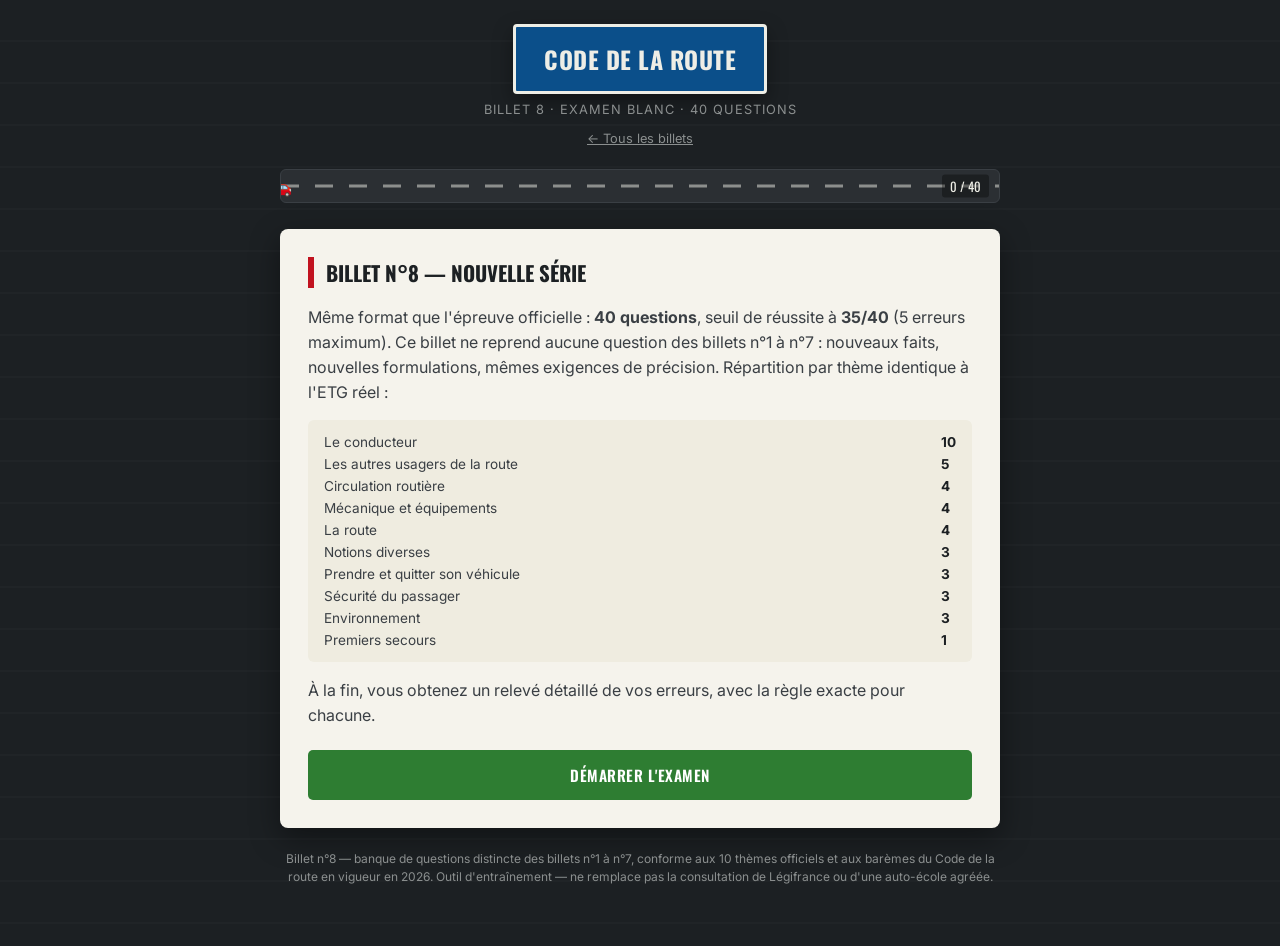
<file: billet-08.html>
<!DOCTYPE html>
<html lang="fr">
<head>
<meta charset="UTF-8">
<meta name="viewport" content="width=device-width, initial-scale=1.0">
<title>Code de la Route — Billet 8</title>
<link rel="preconnect" href="https://fonts.googleapis.com">
<link href="https://fonts.googleapis.com/css2?family=Oswald:wght@400;500;600;700&family=Inter:wght@400;500;600;700&display=swap" rel="stylesheet">
<link rel="stylesheet" href="assets/style.css">
</head>
<body>
<div class="app">

  <div class="gantry">
    <div class="gantry-sign"><h1>Code de la route</h1></div>
    <div class="gantry-sub">Billet 8 · Examen blanc · 40 questions</div>
    <div style="margin-top:10px;"><a href="index.html" style="color:var(--lane-dim);font-size:0.8rem;text-decoration:underline;">&larr; Tous les billets</a></div>
  </div>

  <div class="road" id="roadBar">
    <div class="road-fill" id="roadFill"></div>
    <div class="road-line"></div>
    <div class="road-car" id="roadCar">🚗</div>
    <div class="road-count" id="roadCount">0 / 40</div>
  </div>

  <div class="screen active" id="screen-intro">
    <div class="panel intro">
      <h2>Billet n°8 — nouvelle série</h2>
      <p>Même format que l'épreuve officielle : <strong>40 questions</strong>, seuil de réussite à <strong>35/40</strong> (5 erreurs maximum). Ce billet ne reprend aucune question des billets n°1 à n°7 : nouveaux faits, nouvelles formulations, mêmes exigences de précision. Répartition par thème identique à l'ETG réel :</p>
      <div class="theme-grid">
        <span>Le conducteur</span><strong>10</strong>
        <span>Les autres usagers de la route</span><strong>5</strong>
        <span>Circulation routière</span><strong>4</strong>
        <span>Mécanique et équipements</span><strong>4</strong>
        <span>La route</span><strong>4</strong>
        <span>Notions diverses</span><strong>3</strong>
        <span>Prendre et quitter son véhicule</span><strong>3</strong>
        <span>Sécurité du passager</span><strong>3</strong>
        <span>Environnement</span><strong>3</strong>
        <span>Premiers secours</span><strong>1</strong>
      </div>
      <p>À la fin, vous obtenez un relevé détaillé de vos erreurs, avec la règle exacte pour chacune.</p>
      <div class="btn-row">
        <button class="btn btn-primary btn-block" onclick="startExam()">Démarrer l'examen</button>
      </div>
    </div>
  </div>

  <div class="screen" id="screen-quiz">
    <div class="panel">
      <div class="q-badge" id="qCategory">Catégorie</div>
      <p class="q-text" id="qText">Question</p>
      <div class="options" id="qOptions"></div>
      <div id="qTranslateBox"></div>
      <div class="qa-footer">
        <span style="font-size:0.85rem;color:var(--muted);" id="qProgressLabel"></span>
        <button class="btn btn-primary" id="nextBtn" disabled onclick="nextQuestion()">Valider</button>
      </div>
    </div>
  </div>

  <div class="screen" id="screen-results">
    <div class="permit-card">
      <div class="permit-eyebrow">Résultat de l'examen — billet n°8</div>
      <div class="permit-score" id="resScore">0 / 40</div>
      <div class="permit-detail" id="resDetail">0 erreur(s)</div>
      <div class="stamp" id="resStamp">—</div>
    </div>

    <div class="panel">
      <h2 style="font-family:'Oswald',sans-serif;text-transform:uppercase;font-size:1.15rem;margin-top:0;border-left:6px solid var(--sign-blue);padding-left:12px;">Corrigé détaillé</h2>
      <div class="filter-row">
        <button class="filter-btn active" data-filter="all" onclick="setFilter('all')">Toutes (40)</button>
        <button class="filter-btn" data-filter="wrong" onclick="setFilter('wrong')">Erreurs uniquement</button>
      </div>
      <div id="reviewList"></div>
      <div class="btn-row">
        <button class="btn btn-secondary btn-block" onclick="location.reload()">Repasser ce billet</button>
      </div>
    </div>
  </div>

  <footer class="note">Billet n°8 — banque de questions distincte des billets n°1 à n°7, conforme aux 10 thèmes officiels et aux barèmes du Code de la route en vigueur en 2026. Outil d'entraînement — ne remplace pas la consultation de Légifrance ou d'une auto-école agréée.</footer>
</div>

<script>
const QUESTIONS = [
  // ---- Le conducteur (10) ----
  {cat:"Le conducteur", q:"Un conducteur qui prend la route après avoir travaillé de nuit et n'a pas dormi doit surtout craindre :", options:["Une baisse de vigilance comparable à celle produite par l'alcool", "Une amélioration passagère de la concentration due à l'adrénaline", "Aucun risque particulier si le trajet est court"], correct:0, ex:"Une privation de sommeil prolongée dégrade les capacités de conduite de façon comparable à une alcoolémie positive : temps de réaction allongé, jugement altéré, risque de micro-sommeil élevé, même sur un trajet jugé court.",
    qTr:{opts:["Про ризик керування авто після безсонної нічної зміни","Про правила проходження техогляду","Про мінімальну відстань обгону"], correct:0, text:"Водій, який сідає за кермо після нічної зміни без сну, повинен насамперед побоюватися зниження пильності, порівнянного з дією алкоголю."},
    exTr:{opts:["Про те, чому навіть короткий маршрут не знижує ризику","Про правила освітлення в тумані","Про перевірку тиску в шинах"], correct:0, text:"Тривале недосипання погіршує здатність керувати авто подібно до позитивної алкоголемії: час реакції подовжується, судження порушується, ризик мікросну зростає, навіть на короткому маршруті."}},
  {cat:"Le conducteur", q:"La prise d'un traitement contre l'anxiété (anxiolytiques) peut, chez certains conducteurs, entraîner :", options:["Une somnolence et un ralentissement des réflexes", "Une amélioration nette de la vigilance", "Aucun effet sur la conduite selon la loi"], correct:0, ex:"De nombreux anxiolytiques provoquent somnolence, ralentissement des réflexes et troubles de la coordination : il convient de vérifier le pictogramme apposé sur la boîte et de demander l'avis d'un médecin avant de prendre le volant.",
    qTr:{opts:["Про вплив анксіолітиків на пильність водія","Про правила проходження техогляду","Про мінімальну глибину протектора"], correct:0, text:"Прийом препаратів проти тривоги (анксіолітиків) у деяких водіїв може викликати сонливість і сповільнення рефлексів."},
    exTr:{opts:["Про потребу перевірити піктограму на упаковці ліків","Про правила освітлення вночі","Про перевірку рівня масла"], correct:0, text:"Багато анксіолітиків викликають сонливість, сповільнення рефлексів і порушення координації: слід перевірити піктограму на упаковці і порадитися з лікарем перед тим, як сісти за кермо."}},
  {cat:"Le conducteur", q:"Un conducteur qui ressent une vive colère après un différend avec un autre usager devrait avant tout :", options:["Poursuivre l'autre véhicule pour s'expliquer immédiatement", "Se calmer avant de reprendre la route, quitte à s'arrêter quelques instants", "Accélérer pour évacuer la tension nerveuse"], correct:1, ex:"La colère altère le jugement et favorise les prises de risque : il est préférable de s'arrêter quelques instants pour retrouver son calme avant de reprendre la conduite, plutôt que de poursuivre un différend sur la route.",
    qTr:{opts:["Про потребу заспокоїтися перед продовженням керування після конфлікту","Про правила освітлення вночі","Про мінімальну дистанцію обгону"], correct:0, text:"Водій, який відчуває сильний гнів після суперечки з іншим учасником руху, насамперед повинен заспокоїтися, перш ніж продовжити їхати."},
    exTr:{opts:["Про ризик переслідування іншого авто задля з'ясування стосунків","Про правила перевезення вантажу","Про роботу антиблокувальної системи"], correct:0, text:"Гнів порушує судження і сприяє ризикованим рішенням: краще зупинитися на кілька хвилин, щоб заспокоїтися, перш ніж продовжити керування, замість переслідування іншого авто для з'ясування стосунків."}},
  {cat:"Le conducteur", q:"Chez un conducteur âgé, le temps nécessaire pour s'adapter à un changement brutal de luminosité (entrée dans un tunnel par exemple) est en général :", options:["Plus court que chez un jeune conducteur", "Plus long, ce qui impose une vigilance accrue", "Strictement identique quel que soit l'âge"], correct:1, ex:"L'accommodation visuelle aux variations de luminosité ralentit avec l'âge : un conducteur âgé met davantage de temps à s'adapter à l'entrée ou à la sortie d'un tunnel, ce qui impose de réduire sa vitesse par anticipation.",
    qTr:{opts:["Про повільнішу адаптацію зору літнього водія до зміни освітлення","Про правила проходження техогляду","Про мінімальну відстань обгону"], correct:0, text:"У літнього водія час, необхідний для адаптації до різкої зміни освітлення (наприклад, в'їзд у тунель), зазвичай є довшим, що вимагає підвищеної обережності."},
    exTr:{opts:["Про потребу знижувати швидкість заздалегідь перед тунелем","Про правила освітлення в тумані","Про перевірку рівня охолоджувальної рідини"], correct:0, text:"Зорова адаптація до змін освітлення сповільнюється з віком: літньому водію потрібно більше часу, щоб адаптуватися при в'їзді чи виїзді з тунелю, що вимагає завчасного зниження швидкості."}},
  {cat:"Le conducteur", q:"Un conducteur qui a bu de l'alcool la veille au soir et reprend le volant tôt le matin peut :", options:["Être certain d'être sobre après une nuit de sommeil complète", "Rester au-dessus du taux légal, l'élimination de l'alcool étant progressive", "Compenser le risque en buvant un café fort avant de partir"], correct:1, ex:"L'organisme élimine l'alcool à un rythme relativement constant (environ 0,10 à 0,15 g/L par heure) : une consommation importante la veille peut laisser un taux résiduel supérieur à la limite légale le lendemain matin, quelle que soit la durée de sommeil.",
    qTr:{opts:["Про залишковий вміст алкоголю вранці після вечірнього вживання","Про правила проходження техогляду","Про мінімальну глибину протектора"], correct:0, text:"Водій, який випив алкоголь напередодні ввечері і сідає за кермо рано вранці, може залишатися вище законного рівня, оскільки виведення алкоголю відбувається поступово."},
    exTr:{opts:["Про те, чому міцна кава не компенсує залишковий алкоголь","Про правила освітлення вночі","Про перевірку тиску в шинах"], correct:0, text:"Організм виводить алкоголь відносно постійним темпом (приблизно 0,10–0,15 г/л на годину): значне вживання напередодні ввечері може залишити вранці рівень, що перевищує законний ліміт, незалежно від тривалості сну."}},
  {cat:"Le conducteur", q:"Un conducteur qui doit gérer plusieurs sources d'information simultanément (GPS, radio, passagers) au volant s'expose principalement à :", options:["Une amélioration de sa capacité d'anticipation", "Une distraction cognitive réduisant son attention portée à la route", "Aucun risque tant que les mains restent sur le volant"], correct:1, ex:"La distraction cognitive, même sans manipulation manuelle, détourne l'attention de la route : gérer simultanément plusieurs sources d'information (conversation, GPS, radio) réduit la capacité à détecter et anticiper les dangers, indépendamment de la position des mains.",
    qTr:{opts:["Про когнітивну відволікання водія від кількох джерел інформації","Про правила освітлення вночі","Про мінімальну дистанцію обгону"], correct:0, text:"Водій, який мусить одночасно опрацьовувати кілька джерел інформації (GPS, радіо, пасажири) за кермом, наражається насамперед на когнітивне відволікання, що знижує увагу до дороги."},
    exTr:{opts:["Про те, що відволікання виникає незалежно від положення рук на кермі","Про правила перевезення тварин","Про роботу системи ESP"], correct:0, text:"Когнітивне відволікання, навіть без ручних маніпуляцій, відводить увагу від дороги: одночасне опрацювання кількох джерел інформації (розмова, GPS, радіо) знижує здатність виявляти й передбачати небезпеки, незалежно від положення рук."}},
  {cat:"Le conducteur", q:"Face à une insolation ou un coup de chaleur ressenti au volant (maux de tête, nausées, vision trouble), un conducteur doit :", options:["Ouvrir simplement la fenêtre et continuer à rouler prudemment", "S'arrêter dès que possible, se mettre à l'ombre et s'hydrater", "Augmenter la climatisation au maximum sans s'arrêter"], correct:1, ex:"Les premiers signes d'un coup de chaleur (maux de tête, nausées, vision trouble, confusion) imposent un arrêt immédiat dans un lieu ombragé, une hydratation et un repos avant toute reprise de la conduite, ces symptômes altérant fortement la vigilance.",
    qTr:{opts:["Про негайну зупинку при перших ознаках теплового удару за кермом","Про правила проходження техогляду","Про мінімальну відстань обгону"], correct:0, text:"Перед сонячним чи тепловим ударом за кермом (головний біль, нудота, розмите бачення) водій повинен зупинитися якнайшвидше, відпочити в тіні і напитися води."},
    exTr:{opts:["Про сильне порушення пильності цими симптомами","Про правила освітлення в тумані","Про перевірку рівня масла"], correct:0, text:"Перші ознаки теплового удару (головний біль, нудота, розмите бачення, сплутаність) вимагають негайної зупинки в затіненому місці, гідратації і відпочинку перед продовженням керування, оскільки ці симптоми сильно порушують пильність."}},
  {cat:"Le conducteur", q:"Un conducteur diabétique traité par insuline doit, avant d'entreprendre un trajet, particulièrement veiller à :", options:["Ne rien manger pour stabiliser sa glycémie", "Contrôler sa glycémie et emporter de quoi se resucrer en cas de besoin", "Augmenter sa dose d'insuline avant le départ"], correct:1, ex:"Un conducteur diabétique traité par insuline doit contrôler sa glycémie avant de prendre la route et emporter un dispositif de resucrage rapide, une hypoglycémie pouvant survenir brutalement et altérer gravement la conduite.",
    qTr:{opts:["Про підготовку водія-діабетика перед поїздкою","Про правила проходження техогляду","Про мінімальну глибину протектора"], correct:0, text:"Водій-діабетик, який лікується інсуліном, перед поїздкою повинен особливо подбати про перевірку рівня цукру в крові і мати при собі засоби швидкого підвищення цукру."},
    exTr:{opts:["Про раптовість гіпоглікемії, яка може серйозно погіршити керування","Про правила освітлення вночі","Про перевірку тиску в шинах"], correct:0, text:"Водій-діабетик, який лікується інсуліном, повинен перевірити рівень цукру перед виїздом і мати при собі засіб швидкого підвищення цукру, оскільки гіпоглікемія може виникнути раптово і серйозно погіршити керування."}},
  {cat:"Le conducteur", q:"Un conducteur qui vient de subir une opération chirurgicale récente doit, avant de reprendre le volant :", options:["Reprendre la conduite dès qu'il se sent capable de marcher normalement", "S'assurer auprès de son médecin qu'aucune contre-indication ne subsiste, notamment liée aux traitements", "Reprendre immédiatement, aucune règle ne l'interdisant"], correct:1, ex:"Après une intervention chirurgicale, certains traitements ou séquelles (douleur, mobilité réduite, sédatifs) peuvent altérer l'aptitude à conduire en sécurité : il convient de demander l'avis du médecin avant de reprendre le volant.",
    qTr:{opts:["Про медичну консультацію перед відновленням керування після операції","Про правила проходження техогляду","Про мінімальну відстань обгону"], correct:0, text:"Водій, який щойно переніс хірургічну операцію, перед поверненням за кермо повинен переконатися у лікаря, що жодних протипоказань не залишилося."},
    exTr:{opts:["Про вплив знеболювальних чи седативних засобів на здатність керувати","Про правила перевезення тварин","Про роботу системи ESP"], correct:0, text:"Після хірургічного втручання деякі методи лікування чи наслідки (біль, обмежена рухливість, седативні засоби) можуть погіршити здатність безпечно керувати авто: слід порадитися з лікарем перед поверненням за кермо."}},
  {cat:"Le conducteur", q:"La capacité d'un conducteur à évaluer correctement les distances et les vitesses relatives des autres véhicules dépend notamment de :", options:["Sa seule expérience de conduite, indépendamment de sa vue", "Sa vision binoculaire, qui permet d'apprécier le relief et les distances", "Uniquement de la puissance de son véhicule"], correct:1, ex:"La vision binoculaire, résultant de la combinaison des images perçues par les deux yeux, permet d'apprécier le relief et d'évaluer distances et vitesses relatives ; sa perte ou son altération complique fortement ces estimations, notamment lors d'un dépassement.",
    qTr:{opts:["Про роль бінокулярного зору в оцінці відстаней і швидкостей","Про правила проходження техогляду","Про мінімальну глибину протектора"], correct:0, text:"Здатність водія правильно оцінювати відстані та відносні швидкості інших авто залежить, зокрема, від його бінокулярного зору, що дозволяє сприймати рельєф."},
    exTr:{opts:["Про ускладнення оцінки відстані при обгоні через втрату бінокулярного зору","Про правила освітлення в тумані","Про перевірку рівня масла"], correct:0, text:"Бінокулярний зір, що виникає внаслідок поєднання зображень від обох очей, дозволяє сприймати рельєф та оцінювати відносні відстані і швидкості; його втрата чи погіршення значно ускладнює ці оцінки, особливо під час обгону."}},
  // ---- Les autres usagers de la route (5) ----
  {cat:"Les autres usagers de la route", q:"Un conducteur qui s'apprête à doubler un tracteur agricole étroit et lent sur une route à une seule voie par sens doit :", options:["Serrer le tracteur de près pour raccourcir la manœuvre", "S'assurer d'une visibilité suffisante et d'une distance de dépassement complète avant de s'engager", "Doubler dès que le tracteur ralentit légèrement, sans autre vérification"], correct:1, ex:"Le dépassement d'un véhicule agricole lent nécessite une visibilité dégagée sur une distance suffisante pour effectuer toute la manœuvre en sécurité et se rabattre avant tout véhicule venant en sens inverse, ce type de véhicule masquant souvent la visibilité vers l'avant.",
    qTr:{opts:["Про необхідну видимість перед обгоном повільного трактора","Про правила освітлення транспорту","Про мінімальну глибину протектора"], correct:0, text:"Водій, який збирається обігнати вузький і повільний сільськогосподарський трактор на дорозі з однією смугою в кожному напрямку, повинен переконатися у достатній видимості й дистанції для повного маневру перед тим, як розпочати обгін."},
    exTr:{opts:["Про те, чому такий транспорт часто закриває видимість попереду","Про правила перевезення тварин","Про перевірку тиску в шинах"], correct:0, text:"Обгін повільного сільськогосподарського транспорту вимагає чіткої видимості на достатню відстань, щоб виконати весь маневр безпечно і повернутися на смугу до появи зустрічного авто, оскільки такий транспорт часто закриває видимість попереду."}},
  {cat:"Les autres usagers de la route", q:"Un piéton portant une canne blanche et accompagné d'un chien guide doit être considéré par un conducteur comme :", options:["Une personne aveugle ou malvoyante, à laquelle il faut céder le passage sans hésitation", "Une personne comme une autre, sans priorité particulière", "Une personne prioritaire uniquement de nuit"], correct:0, ex:"La canne blanche et le chien guide signalent une personne aveugle ou fortement malvoyante : le conducteur doit lui céder le passage sans hésitation dès qu'elle s'engage ou manifeste l'intention de traverser, et éviter tout klaxon inutile qui pourrait la désorienter.",
    qTr:{opts:["Про пріоритет незрячого пішохода з білою тростиною й собакою-поводирем","Про правила обгону вантажівки","Про мінімальну дистанцію безпеки"], correct:0, text:"Пішохід з білою тростиною у супроводі собаки-поводиря має сприйматися водієм як незряча чи слабозора особа, якій слід беззастережно поступитися дорогою."},
    exTr:{opts:["Про заборону непотрібного клаксона, що може дезорієнтувати таку особу","Про правила освітлення в тумані","Про роботу системи ESP"], correct:0, text:"Біла тростина і собака-поводир позначають незрячу чи сильно слабозору особу: водій повинен беззастережно поступитися дорогою, щойно вона починає чи виявляє намір перейти, і уникати непотрібного клаксона, здатного її дезорієнтувати."}},
  {cat:"Les autres usagers de la route", q:"Un scootériste qui circule juste devant un poids lourd doit être conscient que :", options:["Le chauffeur du poids lourd le voit toujours parfaitement quelle que soit la distance", "Il peut se trouver dans l'angle mort avant du poids lourd et devenir invisible pour son chauffeur", "Cette position est toujours la plus sûre pour un deux-roues"], correct:1, ex:"Un poids lourd dispose d'un angle mort important à l'avant, en plus de ceux situés sur les côtés : un deux-roues circulant trop près devant le véhicule peut totalement disparaître du champ de vision du chauffeur, notamment lors d'un arrêt ou d'un démarrage.",
    qTr:{opts:["Про ризик перебування скутериста в передній мертвій зоні вантажівки","Про правила проходження техогляду","Про мінімальну відстань обгону"], correct:0, text:"Скутерист, який їде безпосередньо перед вантажівкою, повинен усвідомлювати, що може опинитися у передній мертвій зоні вантажівки і стати невидимим для її водія."},
    exTr:{opts:["Про додаткову передню мертву зону вантажівки, крім бічних","Про правила освітлення в тумані","Про перевірку рівня охолоджувальної рідини"], correct:0, text:"Вантажівка має значну мертву зону спереду, окрім бічних: двоколісний транспорт, що їде занадто близько попереду, може повністю зникнути з поля зору водія, особливо під час зупинки чи рушання."}},
  {cat:"Les autres usagers de la route", q:"Un autobus à l'arrêt en agglomération dont les feux de détresse clignotent pour laisser descendre des passagers impose au conducteur qui le suit de :", options:["Le doubler immédiatement sans ralentir", "Ralentir et redoubler de prudence, des piétons pouvant surgir devant ou derrière le véhicule", "Klaxonner pour signaler son passage"], correct:1, ex:"Un autobus arrêté avec ses feux de détresse activés en agglomération signale une descente de passagers : il faut ralentir fortement, car des piétons, notamment des enfants, peuvent surgir brusquement devant ou derrière le véhicule pour traverser.",
    qTr:{opts:["Про обережність перед автобусом, що висаджує пасажирів","Про правила освітлення вночі","Про мінімальну глибину протектора"], correct:0, text:"Автобус, що стоїть у населеному пункті з увімкненою аварійною сигналізацією для висадки пасажирів, вимагає від водія, що їде позаду, сповільнитися і бути особливо обережним, оскільки пішоходи можуть раптово з'явитися перед чи позаду авто."},
    exTr:{opts:["Про ризик раптової появи дітей чи інших пішоходів","Про правила перевезення тварин","Про роботу антиблокувальної системи"], correct:0, text:"Автобус, зупинений з увімкненою аварійною сигналізацією в населеному пункті, сигналізує про висадку пасажирів: слід значно сповільнитися, оскільки пішоходи, зокрема діти, можуть раптово з'явитися перед чи позаду авто, щоб перейти дорогу."}},
  {cat:"Les autres usagers de la route", q:"Face à un groupe d'enfants encadrés par un adulte traversant en dehors d'un passage protégé lors d'une sortie scolaire, un conducteur doit :", options:["Refuser de s'arrêter car le passage n'est pas protégé", "S'arrêter et leur laisser traverser en toute sécurité, même hors passage protégé", "Klaxonner pour les inciter à se dépêcher"], correct:1, ex:"Même en dehors d'un passage protégé, la prudence impose de s'arrêter pour laisser traverser un groupe d'enfants encadré par un adulte : leur comportement peut être imprévisible et leur sécurité doit primer sur la stricte application de la priorité.",
    qTr:{opts:["Про обов'язок зупинитися перед групою дітей поза пішохідним переходом","Про правила обгону автобуса","Про мінімальну дистанцію безпеки"], correct:0, text:"Перед групою дітей у супроводі дорослого, що переходить дорогу поза пішохідним переходом під час шкільної екскурсії, водій повинен зупинитися і дати їм безпечно перейти, навіть поза переходом."},
    exTr:{opts:["Про пріоритет безпеки дітей над суворим застосуванням правила пріоритету","Про правила освітлення вночі","Про перевірку рівня масла"], correct:0, text:"Навіть поза пішохідним переходом обережність вимагає зупинитися, щоб дати перейти групі дітей у супроводі дорослого: їхня поведінка може бути непередбачуваною, і їхня безпека повинна переважати суворе застосування правила пріоритету."}},
  // ---- Circulation routière (4) ----
  {cat:"Circulation routière", q:"Sur une chaussée à sens unique comportant plusieurs voies, le changement de voie sans motif ni signalisation appropriée est :", options:["Toléré tant qu'aucun autre véhicule n'est présent", "Interdit, tout changement de voie devant être signalé et justifié", "Autorisé uniquement en agglomération"], correct:1, ex:"Tout changement de voie doit être signalé par un clignotant et effectué après vérification des rétroviseurs et de l'angle mort ; circuler en zigzaguant entre les voies sans motif constitue une manœuvre dangereuse et sanctionnée.",
    qTr:{opts:["Про заборону невмотивованої зміни смуги без сигналізації","Про правила проходження техогляду","Про мінімальну відстань обгону"], correct:0, text:"На односторонній дорозі з кількома смугами зміна смуги без причини і без відповідної сигналізації заборонена."},
    exTr:{opts:["Про обов'язкову перевірку дзеркал і мертвої зони перед зміною смуги","Про правила освітлення в тумані","Про перевірку тиску в шинах"], correct:0, text:"Будь-яка зміна смуги повинна сигналізуватися поворотником і виконуватися після перевірки дзеркал і мертвої зони; рух зигзагом між смугами без причини є небезпечним і карається маневром."}},
  {cat:"Circulation routière", q:"Un panneau à fond jaune temporaire installé lors de travaux et qui contredit un panneau permanent doit être :", options:["Ignoré au profit du panneau permanent", "Respecté en priorité, la signalisation temporaire primant sur la signalisation permanente", "Suivi uniquement si un agent de circulation le confirme"], correct:1, ex:"La signalisation temporaire de chantier (fond jaune) prime toujours sur la signalisation permanente qu'elle vient modifier ou remplacer, tant qu'elle reste en place, afin de s'adapter aux conditions provisoires de circulation.",
    qTr:{opts:["Про пріоритет тимчасових жовтих знаків над постійними","Про правила обгону вантажівки","Про мінімальну глибину протектора"], correct:0, text:"Тимчасовий знак на жовтому тлі, встановлений під час робіт і суперечить постійному знаку, повинен виконуватися пріоритетно, оскільки тимчасова сигналізація переважає над постійною."},
    exTr:{opts:["Про адаптацію до тимчасових умов руху завдяки цій сигналізації","Про правила освітлення в тумані","Про роботу системи ESP"], correct:0, text:"Тимчасова сигналізація робіт (жовте тло) завжди переважає над постійною сигналізацією, яку вона тимчасово змінює чи замінює, поки залишається встановленою, щоб адаптуватися до тимчасових умов руху."}},
  {cat:"Circulation routière", q:"Une ligne blanche discontinue formée de traits longs et espacés régulièrement (ligne axiale simple) signifie que :", options:["Le franchissement est interdit en toutes circonstances", "Le franchissement est autorisé si la manœuvre peut être effectuée sans danger", "Elle indique exclusivement une sortie d'autoroute"], correct:1, ex:"Une ligne discontinue simple peut être franchie pour dépasser ou changer de direction, à condition que la manœuvre puisse être réalisée sans danger, notamment en tenant compte de la visibilité et des véhicules venant en sens inverse.",
    qTr:{opts:["Про дозволений перетин переривчастої лінії за безпечних умов","Про правила обгону автобуса","Про мінімальну дистанцію безпеки"], correct:0, text:"Переривчаста біла лінія, утворена довгими рівномірно розташованими рисками (проста осьова лінія), означає, що перетин дозволений, якщо маневр можна виконати без небезпеки."},
    exTr:{opts:["Про врахування видимості й зустрічного транспорту при перетині","Про правила освітлення вночі","Про перевірку рівня масла"], correct:0, text:"Просту переривчасту лінію можна перетинати для обгону чи зміни напрямку за умови, що маневр можна виконати без небезпеки, зокрема з урахуванням видимості й авто, що рухаються назустріч."}},
  {cat:"Circulation routière", q:"À une intersection réglée par des feux tricolores, un feu orange fixe (non clignotant) qui succède au feu vert impose au conducteur de :", options:["Accélérer pour franchir l'intersection avant le rouge", "S'arrêter, sauf si l'arrêt ne peut se faire en toute sécurité", "Continuer normalement car il équivaut au feu vert"], correct:1, ex:"Le feu orange fixe impose l'arrêt du véhicule avant la ligne d'effet des feux, sauf si le conducteur est engagé de si près dans l'intersection qu'il ne peut plus s'arrêter en toute sécurité, auquel cas il doit dégager rapidement le carrefour.",
    qTr:{opts:["Про обов'язок зупинитися на жовтому світлі, крім небезпечних випадків","Про правила проходження техогляду","Про мінімальну відстань обгону"], correct:0, text:"На перехресті, регульованому світлофором, постійний жовтий сигнал, що йде після зеленого, вимагає від водія зупинитися, крім випадків, коли зупинка неможлива безпечно."},
    exTr:{opts:["Про обов'язок швидко звільнити перехрестя, якщо зупинка неможлива","Про правила освітлення в тумані","Про перевірку тиску в шинах"], correct:0, text:"Постійний жовтий сигнал вимагає зупинки авто перед лінією дії світлофора, крім випадків, коли водій вже настільки в'їхав на перехрестя, що не може безпечно зупинитися, і тоді повинен швидко звільнити перехрестя."}},
  // ---- Mécanique et équipements (4) ----
  {cat:"Mécanique et équipements", q:"Un jeu excessif ressenti dans la pédale de frein, qui s'enfonce anormalement avant de mordre, peut signaler :", options:["Un simple réglage esthétique sans conséquence", "Un problème de circuit de freinage nécessitant une vérification urgente", "Un excès de pression dans les pneus"], correct:1, ex:"Une pédale de frein qui s'enfonce anormalement avant de produire un effet de freinage peut indiquer une fuite dans le circuit hydraulique, une présence d'air dans les canalisations ou une usure excessive des plaquettes : une vérification urgente s'impose.",
    qTr:{opts:["Про терміновість перевірки при надмірному ході педалі гальма","Про правила заміни фільтрів","Про мінімальну відстань обгону"], correct:0, text:"Надмірний хід педалі гальма, яка вдавлюється ненормально глибоко перед спрацюванням, може сигналізувати про проблему в гальмівному контурі, що вимагає термінової перевірки."},
    exTr:{opts:["Про можливий витік у гідравлічному контурі чи повітря в трубках","Про правила освітлення в тумані","Про перевірку тиску в шинах"], correct:0, text:"Педаль гальма, що вдавлюється ненормально глибоко перед появою ефекту гальмування, може вказувати на витік у гідравлічному контурі, наявність повітря в трубках чи надмірне зношення колодок: потрібна термінова перевірка."}},
  {cat:"Mécanique et équipements", q:"Le témoin de batterie (symbole de batterie) allumé au tableau de bord pendant la conduite indique généralement :", options:["Un problème de charge du circuit électrique nécessitant une vérification rapide", "Un simple rappel de contrôle technique à venir", "Un niveau de carburant insuffisant"], correct:0, ex:"Le témoin de batterie allumé en roulant signale une anomalie du système de charge (alternateur défectueux, courroie cassée, connexion défaillante) : la batterie n'est plus rechargée et le véhicule risque de tomber en panne électrique, une vérification rapide s'impose.",
    qTr:{opts:["Про значення лампи акумулятора на панелі приладів під час руху","Про правила заміни двірників","Про мінімальну глибину протектора"], correct:0, text:"Лампа акумулятора, що загоряється на панелі приладів під час руху, зазвичай вказує на проблему заряджання електричного контуру, яка вимагає швидкої перевірки."},
    exTr:{opts:["Про ризик електричної поломки через несправний генератор чи ремінь","Про правила освітлення в тунелі","Про перевірку рівня масла"], correct:0, text:"Лампа акумулятора, що горить під час руху, сигналізує про несправність системи заряджання (несправний генератор, обірваний ремінь, погане з'єднання): акумулятор більше не заряджається, і авто ризикує зазнати електричної поломки, потрібна швидка перевірка."}},
  {cat:"Mécanique et équipements", q:"Des vibrations anormales ressenties dans le volant à partir d'une certaine vitesse peuvent notamment révéler :", options:["Un déséquilibrage des roues nécessitant un contrôle", "Un simple effet normal lié à l'état de la chaussée", "Un excès de pression dans les pneus avant"], correct:0, ex:"Des vibrations dans le volant apparaissant à partir d'une certaine vitesse peuvent provenir d'un déséquilibrage des roues, d'une déformation d'un pneu ou d'un problème de direction : un contrôle rapide chez un professionnel est recommandé pour éviter une usure prématurée ou un risque de sécurité.",
    qTr:{opts:["Про причину аномальних вібрацій керма на певній швидкості","Про правила перевірки гальм","Про мінімальну відстань обгону"], correct:0, text:"Аномальні вібрації, відчутні в кермі з певної швидкості, можуть, зокрема, свідчити про розбалансування коліс, що потребує перевірки."},
    exTr:{opts:["Про потребу швидкої перевірки в майстра для уникнення передчасного зношення","Про правила освітлення в тунелі","Про перевірку рівня охолоджувальної рідини"], correct:0, text:"Вібрації в кермі, що з'являються з певної швидкості, можуть походити від розбалансування коліс, деформації шини чи проблеми з кермуванням: рекомендується швидка перевірка у фахівця, щоб уникнути передчасного зношення чи ризику для безпеки."}},
  {cat:"Mécanique et équipements", q:"Le remplacement du filtre à carburant à intervalles réguliers, selon les préconisations du constructeur, a pour but principal de :", options:["Éviter l'encrassement du moteur et préserver son bon fonctionnement", "Réduire uniquement le bruit du moteur", "Améliorer l'esthétique du compartiment moteur"], correct:0, ex:"Un filtre à carburant encrassé laisse passer des impuretés susceptibles d'endommager le système d'injection et de dégrader les performances du moteur : son remplacement régulier, selon les préconisations du constructeur, préserve le bon fonctionnement mécanique.",
    qTr:{opts:["Про мету регулярної заміни паливного фільтра","Про правила перевірки гальм","Про мінімальну дистанцію обгону"], correct:0, text:"Заміна паливного фільтра через регулярні проміжки часу, згідно з рекомендаціями виробника, насамперед має на меті запобігти забрудненню двигуна і зберегти його справну роботу."},
    exTr:{opts:["Про ризик пошкодження системи впорскування забрудненим фільтром","Про правила освітлення в тунелі","Про перевірку тиску в шинах"], correct:0, text:"Забруднений паливний фільтр пропускає домішки, здатні пошкодити систему впорскування і знизити продуктивність двигуна: його регулярна заміна згідно з рекомендаціями виробника зберігає справну механічну роботу."}},
  // ---- La route (4) ----
  {cat:"La route", q:"Sur une route en forêt où la chaussée alterne fréquemment entre zones ensoleillées et zones ombragées, un conducteur doit surtout :", options:["Maintenir une vitesse constante sans ajuster son comportement", "Adapter sa vitesse en anticipant les éblouissements et la baisse temporaire de visibilité", "Rouler exclusivement avec les feux de route allumés"], correct:1, ex:"L'alternance rapide d'ombre et de lumière en forêt provoque des éblouissements ou, à l'inverse, une perte momentanée de repères visuels lors du passage à l'ombre : il faut anticiper en réduisant sa vitesse et en restant attentif aux usagers moins visibles dans ces zones.",
    qTr:{opts:["Про адаптацію швидкості при чергуванні світла й тіні в лісі","Про правила проїзду зони робіт","Про мінімальну глибину протектора"], correct:0, text:"На лісовій дорозі, де покриття часто чергує освітлені й затінені ділянки, водій насамперед повинен адаптувати швидкість, передбачаючи засліплення й тимчасове зниження видимості."},
    exTr:{opts:["Про тимчасову втрату зорових орієнтирів при переході в тінь","Про правила освітлення в тунелі","Про обов'язкове страхування"], correct:0, text:"Швидке чергування тіні й світла в лісі викликає засліплення або, навпаки, тимчасову втрату зорових орієнтирів при переході в тінь: слід передбачити це, знизивши швидкість і залишаючись уважним до менш помітних учасників руху в цих зонах."}},
  {cat:"La route", q:"Une route côtière exposée à des rafales de vent latéral fort impose au conducteur, notamment d'un véhicule haut ou léger, de :", options:["Maintenir fermement le volant et réduire sa vitesse en tenant compte des rafales", "Accélérer pour traverser plus rapidement la zone exposée", "Lâcher légèrement le volant pour laisser le véhicule se stabiliser seul"], correct:0, ex:"Face à un vent latéral fort, en particulier sur route côtière ou en zone dégagée, il faut réduire sa vitesse, tenir fermement le volant et anticiper l'effet des rafales, qui peuvent déporter brutalement un véhicule haut (camping-car, utilitaire) ou léger.",
    qTr:{opts:["Про обережність на прибережній дорозі з сильним бічним вітром","Про правила освітлення вночі","Про мінімальну відстань обгону"], correct:0, text:"Прибережна дорога, схильна до сильних поривів бічного вітру, вимагає від водія, особливо високого чи легкого авто, міцно тримати кермо і знижувати швидкість з урахуванням поривів."},
    exTr:{opts:["Про ризик різкого зносу високого чи легкого авто поривом вітру","Про правила проходження техогляду","Про перевірку тиску в шинах"], correct:0, text:"Перед сильним бічним вітром, особливо на прибережній дорозі чи в відкритій місцевості, слід знизити швидкість, міцно тримати кермо і передбачати дію поривів, здатних різко знести високе (кемпер, фургон) чи легке авто."}},
  {cat:"La route", q:"Une route étroite bordée de fossés profonds, sans accotement stabilisé, impose au conducteur qui croise un autre véhicule de :", options:["Serrer fortement le bord de la chaussée quitte à rouler sur l'accotement instable", "Ralentir et, si nécessaire, s'arrêter à un endroit sûr pour laisser passer l'autre véhicule", "Forcer le passage en klaxonnant"], correct:1, ex:"Sur une route étroite bordée de fossés sans accotement stabilisé, s'engager sur le bord instable en croisant un autre véhicule expose à un risque de dérapage ou d'ensablement : il vaut mieux ralentir, voire s'arrêter à un endroit sûr pour laisser passer l'autre véhicule.",
    qTr:{opts:["Про безпечний спосіб розминутися на вузькій дорозі з рівчаками","Про правила обгону автобуса","Про мінімальну дистанцію безпеки"], correct:0, text:"Вузька дорога, обабіч якої глибокі рівчаки без укріпленої узбіччя, вимагає від водія, що розминається з іншим авто, сповільнитися і за потреби зупинитися у безпечному місці, щоб пропустити інше авто."},
    exTr:{opts:["Про ризик заносу чи застрягання на нестабільному узбіччі","Про правила освітлення вночі","Про перевірку рівня масла"], correct:0, text:"На вузькій дорозі з глибокими рівчаками без укріпленого узбіччя виїзд на нестабільний край при розминанні з іншим авто наражає на ризик заносу чи застрягання: краще сповільнитися або навіть зупинитися у безпечному місці, щоб пропустити інше авто."}},
  {cat:"La route", q:"À l'approche d'un sommet de côte masquant la visibilité au-delà, un conducteur doit :", options:["Accélérer pour franchir rapidement le sommet", "Réduire sa vitesse et se tenir prêt à réagir à un obstacle ou un véhicule non visible", "Serrer le centre de la chaussée pour mieux voir au loin"], correct:1, ex:"Un sommet de côte réduit fortement la visibilité vers l'avant : il faut réduire sa vitesse à l'approche, rester sur sa voie et se tenir prêt à réagir à tout obstacle, piéton ou véhicule qui pourrait apparaître juste après le sommet.",
    qTr:{opts:["Про зниження швидкості перед вершиною підйому, що обмежує видимість","Про правила освітлення в тунелі","Про обов'язкове страхування"], correct:0, text:"Перед вершиною підйому, що приховує видимість далі, водій повинен знизити швидкість і бути готовим відреагувати на перешкоду чи авто, що не видно."},
    exTr:{opts:["Про потребу залишатися на своїй смузі, а не займати центр дороги","Про правила перевезення тварин","Про перевірку тиску в шинах"], correct:0, text:"Вершина підйому значно обмежує видимість уперед: слід знизити швидкість перед нею, залишатися на своїй смузі і бути готовим відреагувати на будь-яку перешкоду, пішохода чи авто, що можуть з'явитися одразу за вершиною."}},
  // ---- Notions diverses (3) ----
  {cat:"Notions diverses", q:"La cession d'un véhicule d'occasion entre particuliers impose au vendeur de remettre à l'acheteur, notamment :", options:["Uniquement les clés du véhicule, sans autre document", "Le certificat de cession et le certificat de situation administrative", "Une simple attestation orale suffisante"], correct:1, ex:"Lors de la vente d'un véhicule d'occasion entre particuliers, le vendeur doit remettre à l'acheteur le certificat de cession dûment rempli ainsi que le certificat de situation administrative (non-gage), permettant à l'acheteur d'effectuer le changement de titulaire.",
    qTr:{opts:["Про документи, обов'язкові при продажу вживаного авто","Про правила буксирування причепа","Про мінімальний вік водія"], correct:0, text:"Продаж вживаного авто між приватними особами зобов'язує продавця передати покупцю, зокрема, сертифікат передачі та довідку про адміністративний стан авто."},
    exTr:{opts:["Про роль цих документів для оформлення нового власника","Про правила освітлення в тумані","Про перевірку тиску в шинах"], correct:0, text:"При продажу вживаного авто між приватними особами продавець повинен передати покупцю належно заповнений сертифікат передачі, а також довідку про адміністративний стан авто (відсутність застави), що дозволяє покупцю оформити зміну власника."}},
  {cat:"Notions diverses", q:"Un conducteur reconnu responsable d'un accident corporel grave peut voir son permis :", options:["Automatiquement restitué après paiement d'une amende", "Suspendu ou annulé par décision judiciaire, indépendamment du retrait de points", "Uniquement affecté par un simple retrait de points"], correct:1, ex:"En cas d'accident corporel grave imputable à un conducteur, une décision judiciaire peut prononcer une suspension ou une annulation du permis, indépendamment et en plus du retrait de points lié à l'infraction constatée.",
    qTr:{opts:["Про судове рішення про призупинення посвідчення після тяжкої аварії","Про правила перевезення тварин","Про обов'язкове освітлення транспорту"], correct:0, text:"Водій, визнаний відповідальним за тяжку аварію з тілесними ушкодженнями, може мати своє посвідчення призупиненим чи анульованим за судовим рішенням, незалежно від зняття балів."},
    exTr:{opts:["Про незалежність цього рішення від звичайного зняття балів","Про правила проходження техогляду","Про мінімальну глибину протектора"], correct:0, text:"У разі тяжкої аварії з тілесними ушкодженнями, спричиненої з вини водія, судове рішення може призупинити чи анулювати посвідчення, незалежно і на додачу до зняття балів, пов'язаного з констатованим порушенням."}},
  {cat:"Notions diverses", q:"Un conducteur qui immobilise son véhicule à cheval sur un emplacement réservé aux personnes à mobilité réduite, sans en avoir le droit, s'expose à :", options:["Aucune sanction si l'arrêt est très bref", "Une amende forfaitaire élevée spécifique à cette infraction", "Un simple avertissement oral des forces de l'ordre"], correct:1, ex:"Le stationnement sur un emplacement réservé aux personnes à mobilité réduite sans la carte de stationnement correspondante constitue une infraction sanctionnée par une amende forfaitaire spécifique, plus élevée qu'un stationnement gênant ordinaire.",
    qTr:{opts:["Про підвищений штраф за паркування на місці для людей з обмеженою мобільністю","Про правила перевезення вантажу","Про мінімальну відстань обгону"], correct:0, text:"Водій, який паркує авто на місці, зарезервованому для осіб з обмеженою мобільністю, без права на це, наражається на підвищений спеціальний штраф за це порушення."},
    exTr:{opts:["Про те, що цей штраф вищий за звичайний штраф за перешкоджання руху","Про правила освітлення в тумані","Про перевірку рівня масла"], correct:0, text:"Стоянка на місці, зарезервованому для осіб з обмеженою мобільністю, без відповідної картки паркування є порушенням, яке карається спеціальним фіксованим штрафом, вищим, ніж за звичайне перешкоджання руху."}},
  // ---- Prendre et quitter son véhicule (3) ----
  {cat:"Prendre et quitter son véhicule", q:"Avant de démarrer un véhicule stationné en créneau entre deux autres voitures, un conducteur doit en priorité :", options:["Klaxonner pour avertir les piétons alentour", "Vérifier ses rétroviseurs et ses angles morts pour détecter tout usager approchant", "Démarrer rapidement pour ne pas gêner la circulation"], correct:1, ex:"Avant de sortir d'un stationnement en créneau, il faut impérativement vérifier les rétroviseurs et se retourner pour contrôler les angles morts, un piéton, un cycliste ou un véhicule pouvant approcher sans être immédiatement visible.",
    qTr:{opts:["Про перевірку дзеркал і мертвих зон перед виїздом зі стоянки","Про правила висадки дитини","Про регулювання дзеркал"], correct:0, text:"Перед тим як рушити з паралельної стоянки між двома авто, водій повинен насамперед перевірити дзеркала й мертві зони, щоб виявити будь-якого учасника руху, що наближається."},
    exTr:{opts:["Про можливість непомітного наближення пішохода чи велосипедиста","Про правила освітлення в тунелі","Про перевірку тиску в шинах"], correct:0, text:"Перед виїздом з паралельної стоянки обов'язково слід перевірити дзеркала і озирнутися, щоб проконтролювати мертві зони, оскільки пішохід, велосипедист чи авто можуть наближатися, не будучи одразу помітними."}},
  {cat:"Prendre et quitter son véhicule", q:"Le réglage correct des appuie-tête avant de démarrer a pour objectif principal de :", options:["Améliorer uniquement le confort du dos", "Limiter le risque de traumatisme cervical (coup du lapin) en cas de choc arrière", "Permettre une meilleure visibilité vers l'arrière"], correct:1, ex:"Un appuie-tête correctement réglé, proche de la tête et à hauteur adaptée, limite significativement le risque de traumatisme cervical (« coup du lapin ») lors d'un choc arrière, en réduisant le mouvement brusque de la tête vers l'arrière.",
    qTr:{opts:["Про мету правильного налаштування підголівника перед виїздом","Про правила завантаження багажника","Про регулювання дзеркал"], correct:0, text:"Правильне налаштування підголівників перед виїздом насамперед має на меті зменшити ризик шийної травми (хлистової травми) у разі удару ззаду."},
    exTr:{opts:["Про зменшення різкого руху голови назад завдяки правильному підголівнику","Про правила освітлення вночі","Про перевірку тиску в шинах"], correct:0, text:"Правильно налаштований підголівник, близько до голови й на відповідній висоті, значно знижує ризик шийної травми (хлистової травми) при ударі ззаду, зменшуючи різкий рух голови назад."}},
  {cat:"Prendre et quitter son véhicule", q:"Un conducteur qui doit s'absenter quelques minutes de son véhicule, moteur coupé, pour effectuer un paiement doit :", options:["Laisser les clés sur le contact pour gagner du temps au retour", "Retirer les clés et verrouiller le véhicule même pour une absence brève", "Laisser une vitre entrouverte pour faciliter une intervention rapide"], correct:1, ex:"Même pour une absence de quelques minutes, il est recommandé de retirer les clés et de verrouiller le véhicule, un vol pouvant se produire très rapidement, y compris avec des occupants restés à l'intérieur ou des objets de valeur visibles.",
    qTr:{opts:["Про заходи безпеки навіть при короткочасному відході від авто","Про правила запуску авто з механічною коробкою","Про мінімальний тиск у шинах"], correct:0, text:"Водій, який мусить залишити авто на кілька хвилин з вимкненим двигуном, щоб здійснити оплату, повинен вийняти ключ і замкнути авто навіть при короткочасній відсутності."},
    exTr:{opts:["Про можливість дуже швидкої крадіжки, навіть при короткій відсутності","Про правила освітлення в тумані","Про перевірку рівня охолоджувальної рідини"], correct:0, text:"Навіть при відсутності на кілька хвилин рекомендується вийняти ключ і замкнути авто, оскільки крадіжка може статися дуже швидко, включно з випадками, коли всередині залишаються пасажири чи видимі цінні речі."}},
  // ---- Sécurité du passager (3) ----
  {cat:"Sécurité du passager", q:"Un adolescent de treize ans mesurant moins d'un mètre trente-cinq doit en principe être installé avec :", options:["Aucun dispositif particulier, la ceinture standard suffisant toujours", "Un dispositif de retenue adapté à sa taille (rehausseur), la ceinture seule pouvant mal se positionner", "Uniquement un coussin ordinaire sans homologation"], correct:1, ex:"En dessous d'une taille de 1,35 m, la ceinture de sécurité standard peut mal se positionner (au niveau du cou ou de l'abdomen) : un dispositif de retenue homologué adapté à la taille, tel qu'un rehausseur, reste nécessaire quel que soit l'âge de l'enfant ou de l'adolescent.",
    qTr:{opts:["Про обов'язковість пристрою утримання для підлітка нижче 1,35 м","Про правила ременя безпеки для вагітної жінки","Про подушку безпеки пасажира"], correct:0, text:"Підліток тринадцяти років на зріст менше ніж один метр тридцять п'ять сантиметрів у принципі повинен їхати з пристроєм утримання, відповідним його зросту (бустером), оскільки сам ремінь може погано лягати."},
    exTr:{opts:["Про ризик неправильного положення ременя біля шиї чи живота","Про правила виходу дитини з боку тротуару","Про різницю круїз-контролю й обмежувача"], correct:0, text:"При зрості менше 1,35 м стандартний ремінь безпеки може погано лягати (на рівні шиї чи живота): затверджений пристрій утримання, відповідний зросту, наприклад бустер, залишається необхідним незалежно від віку дитини чи підлітка."}},
  {cat:"Sécurité du passager", q:"Le port de vêtements amples ou d'une écharpe non ajustée par un passager peut, en cas de choc, présenter un risque lié à :", options:["Un positionnement incorrect de la ceinture de sécurité sur le corps", "Une gêne uniquement esthétique sans conséquence", "Une meilleure absorption du choc par le tissu"], correct:0, ex:"Des vêtements amples ou une écharpe mal ajustée peuvent modifier le positionnement de la ceinture de sécurité sur le corps, réduisant son efficacité en cas de choc : la ceinture doit rester bien ajustée contre le buste et le bassin.",
    qTr:{opts:["Про ризик неправильного положення ременя через мішкуватий одяг","Про правила перевезення тварин","Про роботу антиблокувальної системи"], correct:0, text:"Носіння мішкуватого одягу чи незакріпленого шарфа пасажиром може у разі удару становити ризик, пов'язаний із неправильним положенням ременя безпеки на тілі."},
    exTr:{opts:["Про потребу щільного прилягання ременя до грудей і таза","Про різницю круїз-контролю й обмежувача швидкості","Про правила перевезення дитини"], correct:0, text:"Мішкуватий одяг чи погано закріплений шарф можуть змінити положення ременя безпеки на тілі, знижуючи його ефективність у разі удару: ремінь повинен щільно прилягати до грудей і таза."}},
  {cat:"Sécurité du passager", q:"Un passager qui voyage avec un animal domestique de petite taille sur les genoux, sans dispositif adapté, s'expose notamment à :", options:["Aucun risque particulier tant que l'animal reste calme", "Un risque de projection de l'animal et de blessure en cas de freinage brusque ou de choc", "Une simple gêne pour le conducteur sans conséquence sur la sécurité"], correct:1, ex:"Un animal transporté sur les genoux sans dispositif de retenue (caisse, harnais adapté) peut être violemment projeté en cas de freinage brusque ou de choc, blessant l'animal comme les occupants, et peut aussi gêner la conduite en se déplaçant brusquement.",
    qTr:{opts:["Про ризик травми через незакріплену тварину на колінах пасажира","Про правила виходу дитини з авто","Про перевезення великої тварини"], correct:0, text:"Пасажир, який везе невелику домашню тварину на колінах без відповідного пристрою, наражається, зокрема, на ризик викиду тварини і травмування у разі різкого гальмування чи удару."},
    exTr:{opts:["Про можливу перешкоду для водіння через раптовий рух тварини","Про правила ременя безпеки для вагітної","Про роботу круїз-контролю"], correct:0, text:"Тварина, яку перевозять на колінах без пристрою утримання (клітка, спеціальний шлейка), може бути з силою викинута у разі різкого гальмування чи удару, травмуючи тварину і пасажирів, а також може заважати керуванню, раптово рухаючись."}},
  // ---- Environnement (3) ----
  {cat:"Environnement", q:"Le choix d'un itinéraire évitant les zones de embouteillages fréquents, lorsque cela est possible, contribue notamment à :", options:["Réduire la consommation de carburant liée aux arrêts et redémarrages répétés", "N'avoir aucun effet sur la consommation ou les émissions", "Augmenter systématiquement la durée du trajet sans autre avantage"], correct:0, ex:"Un itinéraire évitant les zones d'embouteillage fréquent limite les arrêts et redémarrages répétés, particulièrement gourmands en carburant, et réduit ainsi la consommation globale et les émissions polluantes associées, même si le trajet est parfois légèrement plus long.",
    qTr:{opts:["Про перевагу маршруту, що уникає заторів, для довкілля","Про правила заміни двірників","Про мінімальну глибину протектора"], correct:0, text:"Вибір маршруту, що уникає частих заторів, коли це можливо, сприяє, зокрема, зниженню витрати палива, пов'язаної з повторюваними зупинками й рушаннями."},
    exTr:{opts:["Про економію палива навіть якщо маршрут трохи довший","Про правила освітлення в тумані","Про перевірку рівня масла"], correct:0, text:"Маршрут, що уникає частих заторів, обмежує повторювані зупинки й рушання, особливо витратні по паливу, і таким чином знижує загальну витрату і пов'язані з нею забруднювальні викиди, навіть якщо маршрут іноді трохи довший."}},
  {cat:"Environnement", q:"Le respect d'un régime moteur modéré, en changeant de vitesse dès que possible sans forcer le moteur, permet notamment de :", options:["Augmenter systématiquement le bruit et la consommation", "Réduire la consommation de carburant et l'usure mécanique", "N'avoir aucun impact mesurable sur le véhicule"], correct:1, ex:"Changer de vitesse dès que le régime moteur le permet, sans le laisser monter inutilement haut, réduit la consommation de carburant, les émissions polluantes et l'usure prématurée des pièces mécaniques du moteur.",
    qTr:{opts:["Про переваги помірних обертів двигуна для довкілля й механіки","Про правила освітлення вночі","Про мінімальну дистанцію обгону"], correct:0, text:"Дотримання помірних обертів двигуна, перемикаючи передачу якомога раніше без форсування двигуна, сприяє, зокрема, зниженню витрати палива і механічного зношення."},
    exTr:{opts:["Про зниження забруднювальних викидів завдяки помірним обертам","Про правила перевезення вантажу","Про роботу антиблокувальної системи"], correct:0, text:"Перемикання передачі, щойно оберти двигуна це дозволяють, без непотрібного їх підвищення, знижує витрату палива, забруднювальні викиди і передчасне зношення механічних деталей двигуна."}},
  {cat:"Environnement", q:"L'entretien régulier du pot catalytique et du système de dépollution d'un véhicule a pour but principal de :", options:["Réduire les émissions polluantes rejetées par le véhicule dans l'atmosphère", "Améliorer uniquement le bruit du moteur", "Diminuer le poids du véhicule"], correct:0, ex:"Le pot catalytique et les systèmes de dépollution (filtre à particules, vanne EGR) transforment ou retiennent une partie des polluants issus de la combustion : leur entretien régulier garantit leur efficacité et limite l'impact environnemental du véhicule.",
    qTr:{opts:["Про мету регулярного обслуговування каталізатора й системи очищення викидів","Про правила освітлення в тумані","Про перевірку тиску в шинах"], correct:0, text:"Регулярне обслуговування каталізатора й системи очищення викидів авто насамперед має на меті знизити забруднювальні викиди, які авто виділяє в атмосферу."},
    exTr:{opts:["Про роль сажового фільтра та клапана EGR у затримці забруднювачів","Про правила перевезення тварин","Про роботу системи ESP"], correct:0, text:"Каталізатор і системи очищення викидів (сажовий фільтр, клапан EGR) перетворюють чи затримують частину забруднювачів, що утворюються при згорянні: їх регулярне обслуговування гарантує ефективність і обмежує вплив авто на довкілля."}},
  // ---- Premiers secours (1) ----
  {cat:"Premiers secours", q:"Face à une personne victime d'un malaise qui reste consciente et se plaint de douleurs dans la poitrine, il convient en priorité de :", options:["La faire marcher pour vérifier si la douleur persiste", "L'installer en position semi-assise, la rassurer et alerter immédiatement les secours", "Lui faire boire de l'eau fraîche en grande quantité"], correct:1, ex:"Face à une douleur thoracique évocatrice d'un possible problème cardiaque, il faut installer la victime dans la position où elle se sent le mieux (souvent semi-assise), la rassurer, éviter tout effort inutile et alerter immédiatement les secours sans attendre une aggravation.",
    qTr:{opts:["Про першу допомогу особі з болем у грудях, що при свідомості","Про метод накладання джгута","Про порядок виклику рятувальників"], correct:0, text:"Перед особою, яка при свідомості скаржиться на біль у грудях, слід насамперед посадити її у напівсидяче положення, заспокоїти і негайно викликати рятувальників."},
    exTr:{opts:["Про потребу уникати непотрібних зусиль і не чекати погіршення стану","Про правила еко-водіння","Про мінімальну дистанцію обгону велосипедиста"], correct:0, text:"Перед болем у грудях, що вказує на можливу серцеву проблему, слід посадити постраждалу особу в положення, у якому їй найзручніше (часто напівсидяче), заспокоїти, уникати будь-яких непотрібних зусиль і негайно викликати рятувальників, не чекаючи погіршення стану."}}
];
</script>
<script src="assets/quiz.js"></script>
</body>
</html>
</file>
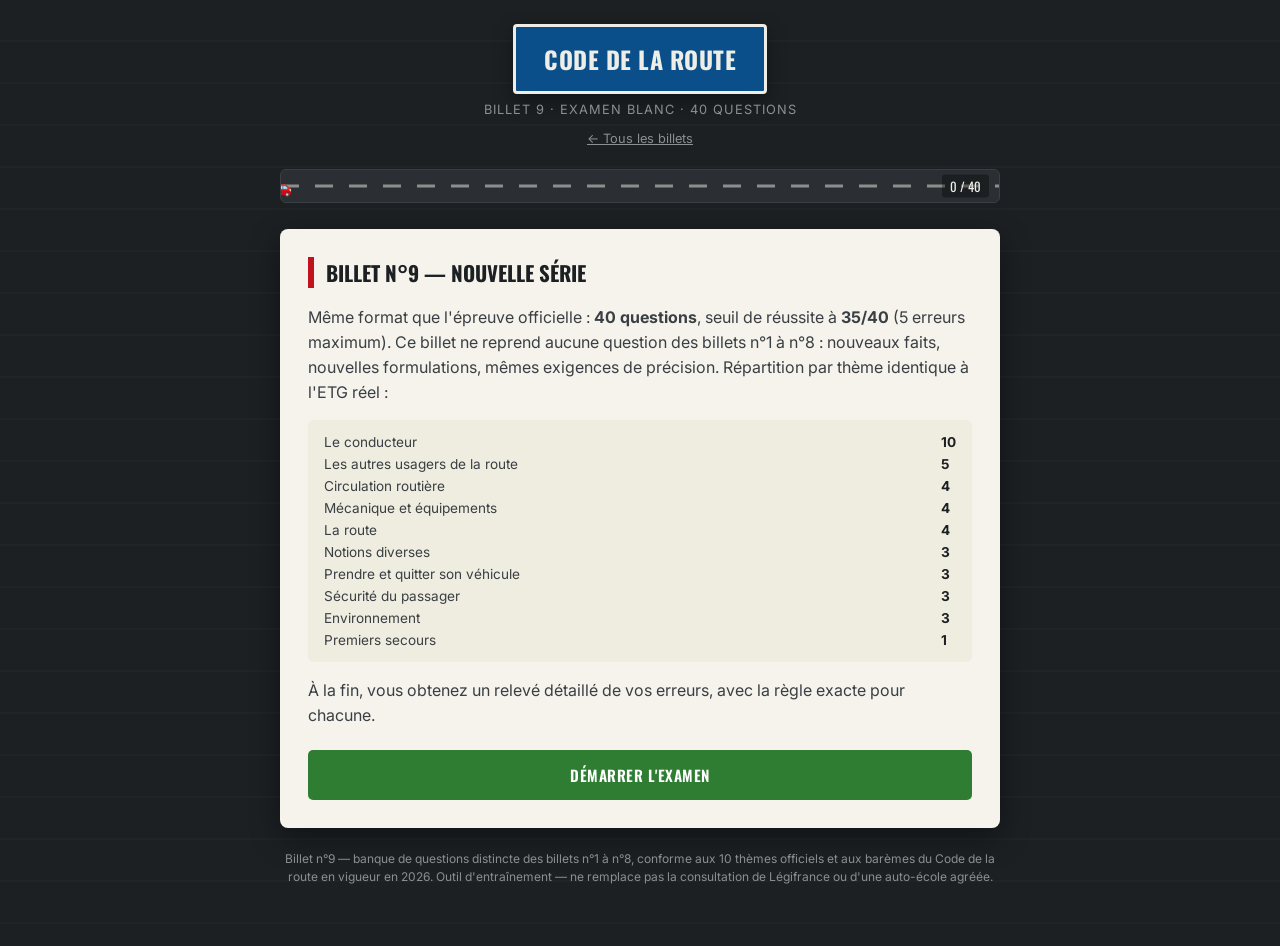
<file: billet-09.html>
<!DOCTYPE html>
<html lang="fr">
<head>
<meta charset="UTF-8">
<meta name="viewport" content="width=device-width, initial-scale=1.0">
<title>Code de la Route — Billet 9</title>
<link rel="preconnect" href="https://fonts.googleapis.com">
<link href="https://fonts.googleapis.com/css2?family=Oswald:wght@400;500;600;700&family=Inter:wght@400;500;600;700&display=swap" rel="stylesheet">
<link rel="stylesheet" href="assets/style.css">
</head>
<body>
<div class="app">

  <div class="gantry">
    <div class="gantry-sign"><h1>Code de la route</h1></div>
    <div class="gantry-sub">Billet 9 · Examen blanc · 40 questions</div>
    <div style="margin-top:10px;"><a href="index.html" style="color:var(--lane-dim);font-size:0.8rem;text-decoration:underline;">&larr; Tous les billets</a></div>
  </div>

  <div class="road" id="roadBar">
    <div class="road-fill" id="roadFill"></div>
    <div class="road-line"></div>
    <div class="road-car" id="roadCar">🚗</div>
    <div class="road-count" id="roadCount">0 / 40</div>
  </div>

  <div class="screen active" id="screen-intro">
    <div class="panel intro">
      <h2>Billet n°9 — nouvelle série</h2>
      <p>Même format que l'épreuve officielle : <strong>40 questions</strong>, seuil de réussite à <strong>35/40</strong> (5 erreurs maximum). Ce billet ne reprend aucune question des billets n°1 à n°8 : nouveaux faits, nouvelles formulations, mêmes exigences de précision. Répartition par thème identique à l'ETG réel :</p>
      <div class="theme-grid">
        <span>Le conducteur</span><strong>10</strong>
        <span>Les autres usagers de la route</span><strong>5</strong>
        <span>Circulation routière</span><strong>4</strong>
        <span>Mécanique et équipements</span><strong>4</strong>
        <span>La route</span><strong>4</strong>
        <span>Notions diverses</span><strong>3</strong>
        <span>Prendre et quitter son véhicule</span><strong>3</strong>
        <span>Sécurité du passager</span><strong>3</strong>
        <span>Environnement</span><strong>3</strong>
        <span>Premiers secours</span><strong>1</strong>
      </div>
      <p>À la fin, vous obtenez un relevé détaillé de vos erreurs, avec la règle exacte pour chacune.</p>
      <div class="btn-row">
        <button class="btn btn-primary btn-block" onclick="startExam()">Démarrer l'examen</button>
      </div>
    </div>
  </div>

  <div class="screen" id="screen-quiz">
    <div class="panel">
      <div class="q-badge" id="qCategory">Catégorie</div>
      <p class="q-text" id="qText">Question</p>
      <div class="options" id="qOptions"></div>
      <div id="qTranslateBox"></div>
      <div class="qa-footer">
        <span style="font-size:0.85rem;color:var(--muted);" id="qProgressLabel"></span>
        <button class="btn btn-primary" id="nextBtn" disabled onclick="nextQuestion()">Valider</button>
      </div>
    </div>
  </div>

  <div class="screen" id="screen-results">
    <div class="permit-card">
      <div class="permit-eyebrow">Résultat de l'examen — billet n°9</div>
      <div class="permit-score" id="resScore">0 / 40</div>
      <div class="permit-detail" id="resDetail">0 erreur(s)</div>
      <div class="stamp" id="resStamp">—</div>
    </div>

    <div class="panel">
      <h2 style="font-family:'Oswald',sans-serif;text-transform:uppercase;font-size:1.15rem;margin-top:0;border-left:6px solid var(--sign-blue);padding-left:12px;">Corrigé détaillé</h2>
      <div class="filter-row">
        <button class="filter-btn active" data-filter="all" onclick="setFilter('all')">Toutes (40)</button>
        <button class="filter-btn" data-filter="wrong" onclick="setFilter('wrong')">Erreurs uniquement</button>
      </div>
      <div id="reviewList"></div>
      <div class="btn-row">
        <button class="btn btn-secondary btn-block" onclick="location.reload()">Repasser ce billet</button>
      </div>
    </div>
  </div>

  <footer class="note">Billet n°9 — banque de questions distincte des billets n°1 à n°8, conforme aux 10 thèmes officiels et aux barèmes du Code de la route en vigueur en 2026. Outil d'entraînement — ne remplace pas la consultation de Légifrance ou d'une auto-école agréée.</footer>
</div>

<script>
const QUESTIONS = [
  // ---- Le conducteur (10) ----
  {cat:"Le conducteur", q:"Un conducteur qui vient de subir un long trajet monotone sur autoroute rectiligne doit particulièrement se méfier de :", options:["Un endormissement favorisé par l'absence de stimulation visuelle", "Une amélioration de sa concentration due à la routine", "Aucun risque particulier si la circulation est fluide"], correct:0, ex:"La monotonie d'un trajet autoroutier long et rectiligne, sans virage ni relief marqué, favorise l'hypovigilance et l'endormissement, même chez un conducteur reposé : des pauses régulières restent nécessaires pour rompre cette monotonie.",
    qTr:{opts:["Про ризик засинання через одноманітну автомагістраль без орієнтирів","Про правила проходження техогляду","Про мінімальну відстань обгону"], correct:0, text:"Водій, який щойно проїхав довгий одноманітний прямий відрізок автомагістралі, повинен особливо остерігатися засинання, спричиненого відсутністю зорової стимуляції."},
    exTr:{opts:["Про потребу регулярних зупинок, щоб перервати одноманітність","Про правила освітлення в тумані","Про перевірку тиску в шинах"], correct:0, text:"Одноманітність довгого прямого відрізка автомагістралі без поворотів чи вираженого рельєфу сприяє зниженню пильності й засинанню, навіть у відпочилого водія: регулярні зупинки залишаються необхідними, щоб перервати цю одноманітність."}},
  {cat:"Le conducteur", q:"Un conducteur qui vient de recevoir un choc violent sur la tête peu avant de prendre le volant doit :", options:["Renoncer à conduire et consulter un médecin, même en l'absence de symptôme apparent", "Conduire normalement si aucune douleur n'est ressentie", "Se contenter de rouler plus lentement que d'habitude"], correct:0, ex:"Un traumatisme crânien récent, même apparemment sans gravité, peut entraîner des troubles de la vigilance, des vertiges ou une perte de conscience différée : il convient de renoncer à conduire et de consulter un médecin avant toute reprise du volant.",
    qTr:{opts:["Про потребу медичної консультації після удару по голові перед керуванням","Про правила проходження техогляду","Про мінімальну глибину протектора"], correct:0, text:"Водій, який щойно отримав сильний удар по голові незадовго до того, як сісти за кермо, повинен відмовитися від керування і звернутися до лікаря, навіть за відсутності явних симптомів."},
    exTr:{opts:["Про можливу відкладену втрату свідомості чи запаморочення","Про правила освітлення вночі","Про перевірку рівня масла"], correct:0, text:"Недавня черепно-мозкова травма, навіть на перший погляд неважка, може викликати порушення пильності, запаморочення чи відкладену втрату свідомості: слід відмовитися від керування і звернутися до лікаря перед поверненням за кермо."}},
  {cat:"Le conducteur", q:"Un conducteur qui a consommé une seule boisson alcoolisée peut néanmoins dépasser le seuil légal si :", options:["Il pèse un poids important, ce qui exclut tout risque de dépassement", "Il l'a bue rapidement à jeun, ce qui accélère l'absorption de l'alcool", "Il a mangé abondamment juste avant, ce qui augmente le taux d'alcoolémie"], correct:1, ex:"L'absorption de l'alcool est plus rapide à jeun, ce qui peut faire grimper le taux d'alcoolémie plus vite et plus haut qu'attendu ; à l'inverse, un repas copieux ralentit cette absorption. Aucun poids ni aucune corpulence ne garantit de rester sous le seuil légal.",
    qTr:{opts:["Про швидше всмоктування алкоголю натщесерце","Про правила проходження техогляду","Про мінімальну відстань обгону"], correct:0, text:"Водій, який випив лише один алкогольний напій, все ж може перевищити законний рівень, якщо випив його швидко натщесерце, що прискорює всмоктування алкоголю."},
    exTr:{opts:["Про сповільнення всмоктування алкоголю після ситної їжі","Про правила освітлення в тумані","Про перевірку рівня охолоджувальної рідини"], correct:0, text:"Всмоктування алкоголю відбувається швидше натщесерце, що може підняти рівень алкоголемії швидше і вище, ніж очікувалося; навпаки, ситна їжа сповільнює це всмоктування. Жодна вага чи статура не гарантує залишитися нижче законного рівня."}},
  {cat:"Le conducteur", q:"Le port de lentilles de contact périmées ou mal adaptées peut, au volant, provoquer :", options:["Une gêne visuelle ou une vision floue pouvant retarder la perception d'un danger", "Une amélioration temporaire de l'acuité visuelle", "Aucun effet tant que le conducteur ne ressent pas de douleur"], correct:0, ex:"Des lentilles de contact périmées, sèches ou mal adaptées peuvent provoquer une gêne, une vision floue ou des picotements qui détournent l'attention de la route et retardent la perception d'un danger : il faut veiller à un entretien et un renouvellement corrects.",
    qTr:{opts:["Про ризик розмитого зору через прострочені контактні лінзи","Про правила проходження техогляду","Про мінімальну глибину протектора"], correct:0, text:"Носіння прострочених чи погано підібраних контактних лінз може за кермом викликати зорову незручність чи розмите бачення, здатне затримати сприйняття небезпеки."},
    exTr:{opts:["Про відволікання уваги від дороги через подразнення очей","Про правила освітлення вночі","Про перевірку тиску в шинах"], correct:0, text:"Прострочені, пересушені чи погано підібрані контактні лінзи можуть викликати незручність, розмите бачення чи поколювання, що відволікає увагу від дороги і затримує сприйняття небезпеки: слід стежити за належним доглядом і своєчасною заміною."}},
  {cat:"Le conducteur", q:"Un conducteur qui reprend le volant après une longue période sans conduire (plusieurs mois) doit surtout :", options:["Redoubler de prudence, ses automatismes pouvant s'être atténués", "Conduire comme d'habitude, l'expérience passée suffisant toujours", "Éviter uniquement la conduite de nuit pendant une semaine"], correct:0, ex:"Une longue interruption de la conduite peut atténuer certains automatismes et réflexes acquis : il est recommandé de redoubler de prudence, d'adapter sa vitesse et de se réhabituer progressivement, notamment sur des trajets familiers avant d'affronter des situations plus complexes.",
    qTr:{opts:["Про підвищену обережність після тривалої перерви у водінні","Про правила освітлення вночі","Про мінімальну дистанцію обгону"], correct:0, text:"Водій, який повертається за кермо після тривалої перерви (кілька місяців), насамперед повинен подвоїти обережність, оскільки його автоматизми могли послабитися."},
    exTr:{opts:["Про потребу поступово звикати, починаючи зі знайомих маршрутів","Про правила перевезення вантажу","Про роботу антиблокувальної системи"], correct:0, text:"Тривала перерва у керуванні авто може послабити деякі набуті автоматизми й рефлекси: рекомендується подвоїти обережність, адаптувати швидкість і поступово звикати, зокрема на знайомих маршрутах, перед тим як стикатися зі складнішими ситуаціями."}},
  {cat:"Le conducteur", q:"Un conducteur qui ressent une douleur soudaine et intense au volant (par exemple thoracique) doit avant tout :", options:["Continuer à rouler jusqu'à la prochaine ville pour trouver un médecin", "S'arrêter dès que possible en sécurité et appeler les secours", "Accélérer pour atteindre rapidement l'hôpital le plus proche par ses propres moyens"], correct:1, ex:"Face à une douleur soudaine et intense pouvant traduire une urgence médicale, il faut s'arrêter dès que possible en sécurité, couper le moteur, et appeler immédiatement les secours plutôt que de tenter de continuer à rouler ou de rejoindre seul un hôpital.",
    qTr:{opts:["Про негайну зупинку і виклик рятувальників при раптовому болю за кермом","Про правила проходження техогляду","Про мінімальну відстань обгону"], correct:0, text:"Водій, який відчуває раптовий і сильний біль за кермом (наприклад у грудях), насамперед повинен зупинитися якнайшвидше в безпечному місці й викликати рятувальників."},
    exTr:{opts:["Про ризик самостійної спроби доїхати до лікарні при невідкладному стані","Про правила освітлення в тумані","Про перевірку рівня масла"], correct:0, text:"Перед раптовим і сильним болем, що може свідчити про невідкладний медичний стан, слід зупинитися якнайшвидше в безпечному місці, вимкнути двигун і негайно викликати рятувальників, а не намагатися продовжувати рух чи самостійно дістатися до лікарні."}},
  {cat:"Le conducteur", q:"Le port d'écouteurs diffusant de la musique à volume élevé pendant la conduite, même sans téléphoner, présente principalement le risque de :", options:["Masquer les bruits extérieurs utiles à la perception d'un danger (klaxon, sirène)", "Améliorer la concentration en isolant des bruits parasites", "N'avoir aucun effet tant que les deux mains restent sur le volant"], correct:0, ex:"Le port d'écouteurs à volume élevé, même sans communication téléphonique, isole le conducteur des bruits extérieurs essentiels à la sécurité (klaxon, sirène d'un véhicule prioritaire, crissement de pneus) et retarde sa réaction face à un danger sonore.",
    qTr:{opts:["Про ризик заглушення корисних зовнішніх звуків навушниками","Про правила освітлення вночі","Про мінімальну дистанцію обгону"], correct:0, text:"Носіння навушників з музикою на гучному рівні під час керування, навіть без телефонування, насамперед становить ризик заглушення зовнішніх звуків, корисних для сприйняття небезпеки (клаксон, сирена)."},
    exTr:{opts:["Про затримку реакції на звукову небезпеку через ізоляцію навушниками","Про правила перевезення тварин","Про роботу системи ESP"], correct:0, text:"Носіння навушників на гучному рівні, навіть без телефонного дзвінка, ізолює водія від зовнішніх звуків, важливих для безпеки (клаксон, сирена пріоритетного авто, скрип шин), і затримує його реакцію на звукову небезпеку."}},
  {cat:"Le conducteur", q:"Un conducteur qui vient d'apprendre une nouvelle bouleversante par téléphone juste avant de partir devrait :", options:["Partir immédiatement pour ne pas perdre de temps", "Prendre quelques minutes pour se ressaisir avant de prendre le volant", "Rouler plus prudemment sans autre précaution particulière"], correct:1, ex:"Un choc émotionnel soudain, même bref, peut fortement perturber la concentration : il est préférable de prendre quelques minutes pour se ressaisir avant de démarrer, plutôt que de partir immédiatement sous le coup de l'émotion.",
    qTr:{opts:["Про потребу заспокоїтися перед виїздом після приголомшливої новини","Про правила проходження техогляду","Про мінімальну глибину протектора"], correct:0, text:"Водій, який щойно дізнався приголомшливу новину по телефону перед від'їздом, повинен приділити кілька хвилин, щоб опанувати себе, перш ніж сісти за кермо."},
    exTr:{opts:["Про ризик виїзду одразу під впливом сильної емоції","Про правила освітлення вночі","Про перевірку тиску в шинах"], correct:0, text:"Раптове емоційне потрясіння, навіть коротке, може значно порушити концентрацію: краще приділити кілька хвилин, щоб опанувати себе, перш ніж рушати, замість того щоб виїжджати одразу під впливом сильної емоції."}},
  {cat:"Le conducteur", q:"La consommation de boissons énergisantes en grande quantité pour lutter contre la fatigue au volant :", options:["Élimine totalement le risque de somnolence pendant plusieurs heures", "Ne remplace pas un vrai repos et peut donner une fausse impression de vigilance", "Est recommandée en complément du café avant tout trajet de nuit"], correct:1, ex:"Les boissons énergisantes peuvent masquer temporairement les signes de fatigue sans supprimer réellement le déficit de sommeil : elles donnent une fausse impression de vigilance qui peut retarder la décision de s'arrêter, alors que seul un vrai repos permet de récupérer.",
    qTr:{opts:["Про хибне відчуття пильності від енергетичних напоїв","Про правила проходження техогляду","Про мінімальну відстань обгону"], correct:0, text:"Вживання енергетичних напоїв у великій кількості для боротьби зі втомою за кермом не замінює справжнього відпочинку і може дати хибне відчуття пильності."},
    exTr:{opts:["Про ризик відкласти рішення зупинитися через це хибне відчуття","Про правила освітлення в тумані","Про перевірку рівня масла"], correct:0, text:"Енергетичні напої можуть тимчасово маскувати ознаки втоми, реально не усуваючи дефіцит сну: вони дають хибне відчуття пильності, здатне відкласти рішення зупинитися, тоді як лише справжній відпочинок дозволяє відновитися."}},
  {cat:"Le conducteur", q:"Chez un conducteur en surpoids important, la conduite prolongée peut présenter un risque accru lié notamment à :", options:["Une somnolence liée à des troubles respiratoires du sommeil plus fréquents", "Une amélioration de la résistance à la fatigue", "Une absence totale de risque supplémentaire"], correct:0, ex:"Un surpoids important est associé à une prévalence plus élevée de troubles respiratoires du sommeil (apnées), pouvant altérer la qualité du sommeil nocturne et favoriser une somnolence diurne accrue, y compris au volant.",
    qTr:{opts:["Про підвищений ризик сонливості через порушення дихання уві сні","Про правила проходження техогляду","Про мінімальну глибину протектора"], correct:0, text:"У водія зі значним надлишком ваги тривале керування може становити підвищений ризик, пов'язаний, зокрема, із сонливістю через частіші порушення дихання уві сні."},
    exTr:{opts:["Про вплив апное на якість нічного сну і денну сонливість","Про правила освітлення вночі","Про перевірку рівня охолоджувальної рідини"], correct:0, text:"Значний надлишок ваги пов'язаний із вищою поширеністю порушень дихання уві сні (апное), здатних погіршити якість нічного сну і сприяти підвищеній денній сонливості, включно за кермом."}},
  // ---- Les autres usagers de la route (5) ----
  {cat:"Les autres usagers de la route", q:"Un enfant circulant à vélo sur le trottoir, ce qui est toléré jusqu'à un certain âge, impose au conducteur qui manœuvre pour sortir d'un accès privé de :", options:["Ne pas se préoccuper du trottoir, seule la chaussée comptant", "Vérifier attentivement le trottoir avant de s'engager, un enfant pouvant surgir rapidement", "Klaxonner systématiquement avant toute sortie de garage"], correct:1, ex:"Avant de s'engager sur la chaussée depuis un accès privé, il faut impérativement vérifier le trottoir dans les deux sens, un enfant à vélo (toléré sur le trottoir jusqu'à un certain âge) pouvant surgir rapidement et être peu visible depuis un véhicule.",
    qTr:{opts:["Про перевірку тротуару перед виїздом з приватного в'їзду через дитину на велосипеді","Про правила освітлення транспорту","Про мінімальну глибину протектора"], correct:0, text:"Дитина, яка їде на велосипеді тротуаром, що дозволено до певного віку, вимагає від водія, який виїжджає з приватного в'їзду, уважно перевірити тротуар, оскільки дитина може швидко з'явитися."},
    exTr:{opts:["Про низьку помітність дитини на велосипеді з авто","Про правила перевезення тварин","Про перевірку тиску в шинах"], correct:0, text:"Перед виїздом на проїжджу частину з приватного в'їзду обов'язково слід перевірити тротуар в обох напрямках, оскільки дитина на велосипеді (дозволено на тротуарі до певного віку) може швидко з'явитися і бути малопомітною з авто."}},
  {cat:"Les autres usagers de la route", q:"Un conducteur qui aperçoit un cycliste hésitant, zigzaguant légèrement sur sa voie, doit interpréter ce comportement comme :", options:["Une provocation à ignorer sans adapter sa conduite", "Un signe de fragilité ou d'inexpérience imposant une distance et une vigilance accrues", "Une invitation à le doubler au plus près pour l'inciter à se stabiliser"], correct:1, ex:"Un cycliste zigzaguant légèrement peut être un enfant, une personne âgée ou peu expérimentée, ou déséquilibré par le vent ou la chaussée : ce comportement impose au conducteur qui le suit ou le double une distance de sécurité accrue et une grande prudence.",
    qTr:{opts:["Про підвищену обережність перед велосипедистом, що вагається чи петляє","Про правила проходження техогляду","Про мінімальну відстань обгону"], correct:0, text:"Водій, який помічає велосипедиста, що вагається і злегка петляє на своїй смузі, повинен тлумачити цю поведінку як ознаку вразливості чи недосвідченості, що вимагає більшої дистанції й уважності."},
    exTr:{opts:["Про можливі причини нестабільності: вітер, недосвідченість, вік","Про правила освітлення в тумані","Про перевірку рівня охолоджувальної рідини"], correct:0, text:"Велосипедист, що злегка петляє, може бути дитиною, літньою чи недосвідченою особою, або збитою з рівноваги вітром чи покриттям дороги: ця поведінка вимагає від водія, що їде за ним чи обганяє, підвищеної дистанції безпеки й обережності."}},
  {cat:"Les autres usagers de la route", q:"Face à un attroupement de piétons près d'un arrêt de tram, en l'absence de passage protégé immédiat, un conducteur doit :", options:["Accélérer pour dégager rapidement la zone", "Ralentir fortement et anticiper une traversée imprévue de piétons", "Considérer qu'il est prioritaire, aucun passage n'étant marqué"], correct:1, ex:"Un attroupement de piétons près d'un arrêt de tram ou de bus, même sans passage protégé immédiatement visible, doit inciter à ralentir fortement : des piétons pressés peuvent traverser de manière imprévisible pour attraper leur transport.",
    qTr:{opts:["Про сповільнення перед скупченням пішоходів біля зупинки трамвая","Про правила обгону автобуса","Про мінімальну дистанцію безпеки"], correct:0, text:"Перед скупченням пішоходів біля зупинки трамвая, за відсутності найближчого пішохідного переходу, водій повинен значно сповільнитися і передбачити непередбачуваний перехід пішоходів."},
    exTr:{opts:["Про непередбачувану поведінку поспішаючих пішоходів","Про правила освітлення вночі","Про перевірку рівня масла"], correct:0, text:"Скупчення пішоходів біля зупинки трамвая чи автобуса, навіть без найближчого позначеного переходу, повинно спонукати значно сповільнитися: поспішаючі пішоходи можуть непередбачувано перейти дорогу, щоб встигнути на транспорт."}},
  {cat:"Les autres usagers de la route", q:"Un conducteur de camionnette de livraison arrêté en double file pour décharger sa marchandise oblige les autres usagers à :", options:["Forcer le passage en klaxonnant longuement", "Contourner prudemment, en vérifiant qu'aucun piéton ne traverse derrière le véhicule", "Attendre systématiquement sans jamais le dépasser"], correct:1, ex:"Face à un véhicule en double file, il faut le contourner avec prudence en se déportant suffisamment, tout en vérifiant qu'aucun piéton ne traverse la chaussée en étant masqué par le véhicule à l'arrêt, ce type de situation créant un angle mort temporaire dangereux.",
    qTr:{opts:["Про обережний об'їзд авто, що стоїть у другому ряду","Про правила освітлення вночі","Про мінімальну глибину протектора"], correct:0, text:"Водій фургона доставки, що зупинився у другому ряду для розвантаження товару, зобов'язує інших учасників руху обережно об'їхати, перевіряючи, чи не переходить дорогу пішохід позаду авто."},
    exTr:{opts:["Про тимчасову небезпечну мертву зону, створену таким авто","Про правила перевезення вантажу","Про роботу антиблокувальної системи"], correct:0, text:"Перед авто, що стоїть у другому ряду, слід обережно об'їхати, достатньо відхилившись, водночас перевіряючи, чи не переходить дорогу пішохід, прихований зупиненим авто, оскільки така ситуація створює тимчасову небезпечну мертву зону."}},
  {cat:"Les autres usagers de la route", q:"Un motocycliste qui effectue un freinage d'urgence peut perdre l'équilibre plus facilement qu'un automobiliste, ce qui impose au conducteur qui le suit de :", options:["Réduire sa distance de sécurité pour réagir plus vite", "Maintenir une distance de sécurité accrue par rapport à un deux-roues", "Ignorer cette différence, la distance de sécurité étant identique pour tous les véhicules"], correct:1, ex:"Un deux-roues est plus instable qu'une voiture lors d'un freinage d'urgence, en particulier sur chaussée glissante, et peut chuter brutalement : le conducteur qui le suit doit maintenir une distance de sécurité supérieure à celle habituellement retenue derrière une voiture.",
    qTr:{opts:["Про більшу дистанцію безпеки позаду мотоцикліста через ризик падіння","Про правила проходження техогляду","Про мінімальну відстань обгону"], correct:0, text:"Мотоцикліст, який виконує екстрене гальмування, може втратити рівновагу легше, ніж автомобіліст, що вимагає від водія, який їде позаду, підтримувати збільшену дистанцію безпеки."},
    exTr:{opts:["Про нестабільність двоколісного транспорту на слизькій дорозі при гальмуванні","Про правила освітлення в тумані","Про перевірку тиску в шинах"], correct:0, text:"Двоколісний транспорт менш стабільний за авто під час екстреного гальмування, особливо на слизькій дорозі, і може раптово впасти: водій, що їде позаду, повинен підтримувати дистанцію безпеки більшу за ту, яку зазвичай тримають позаду авто."}},
  // ---- Circulation routière (4) ----
  {cat:"Circulation routière", q:"Un panneau carré ou rectangulaire à fond blanc, sans bordure colorée particulière, portant une inscription noire indique généralement :", options:["Une information ou une indication complémentaire, telle qu'un nom de lieu ou une direction", "Systématiquement une obligation", "Systématiquement un danger imminent"], correct:0, ex:"Les panneaux à fond blanc et inscription noire, sans code couleur d'interdiction, d'obligation ou de danger, servent le plus souvent à fournir une information complémentaire au conducteur, comme un nom de localité, une direction ou une distance.",
    qTr:{opts:["Про значення білого знака з чорним написом як інформаційного","Про правила проходження техогляду","Про мінімальну відстань обгону"], correct:0, text:"Квадратний чи прямокутний знак на білому тлі, без особливої кольорової облямівки, з чорним написом зазвичай вказує на інформацію чи додаткову вказівку, наприклад назву місцевості чи напрямок."},
    exTr:{opts:["Про відсутність кольорового коду заборони чи обов'язку на такому знаку","Про правила освітлення в тумані","Про перевірку тиску в шинах"], correct:0, text:"Знаки на білому тлі з чорним написом, без кольорового коду заборони, обов'язку чи небезпеки, найчастіше слугують для надання додаткової інформації водію, як-от назва населеного пункту, напрямок чи відстань."}},
  {cat:"Circulation routière", q:"Dans un tunnel équipé de plusieurs voies, un conducteur qui doit s'arrêter en raison d'un incident doit en priorité :", options:["Rester dans son véhicule et attendre les secours au milieu de la voie", "Serrer à droite si possible, allumer ses feux de détresse et évacuer si une issue de secours est accessible", "Faire demi-tour immédiatement pour ressortir du tunnel"], correct:1, ex:"En cas d'arrêt forcé dans un tunnel, il faut se ranger le plus à droite possible, allumer les feux de détresse, et évacuer le véhicule pour rejoindre une issue de secours signalée si la situation le permet, plutôt que de rester exposé au milieu de la voie.",
    qTr:{opts:["Про поведінку при вимушеній зупинці в тунелі","Про правила обгону вантажівки","Про мінімальну глибину протектора"], correct:0, text:"У тунелі з кількома смугами водій, який мусить зупинитися через інцидент, насамперед повинен, якщо можливо, притиснутися праворуч, увімкнути аварійну сигналізацію і евакуюватися, якщо доступний аварійний вихід."},
    exTr:{opts:["Про ризик залишатися посеред смуги під час зупинки в тунелі","Про правила освітлення в тумані","Про роботу системи ESP"], correct:0, text:"У разі вимушеної зупинки в тунелі слід стати якомога праворуч, увімкнути аварійну сигналізацію і евакуюватися до позначеного аварійного виходу, якщо ситуація це дозволяє, замість того щоб залишатися незахищеним посеред смуги."}},
  {cat:"Circulation routière", q:"Une flèche blanche peinte au sol sur une voie, indiquant une direction obligatoire à l'approche d'un carrefour, impose au conducteur de :", options:["Suivre uniquement s'il le souhaite, la flèche étant indicative", "Suivre la direction indiquée par la flèche correspondant à sa voie", "Ignorer la flèche si aucun panneau ne la confirme"], correct:1, ex:"Une flèche de direction obligatoire peinte au sol a la même valeur contraignante qu'un panneau : le conducteur engagé sur la voie concernée doit suivre la direction indiquée, sans possibilité de choisir une autre direction depuis cette voie.",
    qTr:{opts:["Про обов'язковість напрямку, вказаного стрілкою на дорозі","Про правила обгону автобуса","Про мінімальну дистанцію безпеки"], correct:0, text:"Біла стрілка, намальована на смузі, що вказує обов'язковий напрямок перед перехрестям, вимагає від водія дотримуватися напрямку, вказаного стрілкою, що відповідає його смузі."},
    exTr:{opts:["Про рівнозначну обов'язковість розмітки й дорожнього знака","Про правила освітлення вночі","Про перевірку рівня масла"], correct:0, text:"Стрілка обов'язкового напрямку, намальована на дорозі, має таку саму обов'язкову силу, як дорожній знак: водій, що в'їхав на відповідну смугу, повинен дотримуватися вказаного напрямку без можливості обрати інший напрямок з цієї смуги."}},
  {cat:"Circulation routière", q:"Sur une chaussée rétrécie par un obstacle temporaire du côté droit, la priorité de passage revient en principe :", options:["Au véhicule dont la voie est rétrécie, qui doit forcer le passage", "Au véhicule circulant sur la voie non obstruée, l'autre devant céder le passage", "Toujours au véhicule le plus rapide"], correct:1, ex:"Lorsque la chaussée est rétrécie par un obstacle d'un seul côté, la priorité revient en principe au conducteur circulant sur la voie non obstruée ; celui dont la voie est rétrécie doit céder le passage et attendre un moment opportun pour s'engager.",
    qTr:{opts:["Про пріоритет авто на незвуженій смузі перед перешкодою","Про правила проходження техогляду","Про мінімальну відстань обгону"], correct:0, text:"На звуженій з одного боку тимчасовою перешкодою проїжджій частині пріоритет проїзду в принципі належить авто, що рухається незвуженою смугою."},
    exTr:{opts:["Про обов'язок водія зі звуженою смугою почекати слушного моменту","Про правила освітлення в тумані","Про перевірку тиску в шинах"], correct:0, text:"Коли проїжджа частина звужена перешкодою лише з одного боку, пріоритет у принципі належить водію, що рухається незвуженою смугою; той, чия смуга звужена, повинен поступитися і почекати слушного моменту, щоб виїхати."}},
  // ---- Mécanique et équipements (4) ----
  {cat:"Mécanique et équipements", q:"Un pneu présentant une hernie (déformation localisée) sur son flanc doit être :", options:["Surveillé régulièrement sans action immédiate", "Remplacé sans délai, un risque d'éclatement soudain étant présent", "Regonflé légèrement pour corriger la déformation"], correct:1, ex:"Une hernie sur le flanc d'un pneu résulte généralement d'un choc ayant endommagé la structure interne : elle constitue un risque élevé d'éclatement soudain, y compris à faible vitesse, et impose un remplacement immédiat du pneu.",
    qTr:{opts:["Про терміновість заміни шини з грижею на боковині","Про правила заміни фільтрів","Про мінімальну відстань обгону"], correct:0, text:"Шина з грижею (локальною деформацією) на боковині повинна бути замінена без затримки, оскільки існує ризик раптового розриву."},
    exTr:{opts:["Про ризик розриву навіть на низькій швидкості","Про правила освітлення в тумані","Про перевірку тиску в шинах"], correct:0, text:"Грижа на боковині шини зазвичай виникає внаслідок удару, що пошкодив внутрішню структуру: вона становить високий ризик раптового розриву, навіть на низькій швидкості, і вимагає негайної заміни шини."}},
  {cat:"Mécanique et équipements", q:"Le témoin de niveau de liquide lave-glace allumé au tableau de bord signale principalement :", options:["Une panne grave nécessitant un arrêt immédiat du véhicule", "Un niveau insuffisant, sans danger immédiat, mais à compléter rapidement pour garder une bonne visibilité", "Un problème lié au système de freinage"], correct:1, ex:"Le témoin de liquide lave-glace signale simplement un niveau insuffisant : il ne présente pas de danger immédiat pour la mécanique, mais il convient de le compléter rapidement afin de conserver la possibilité de nettoyer le pare-brise et garantir une bonne visibilité.",
    qTr:{opts:["Про значення індикатора рівня рідини для омивача скла","Про правила заміни двірників","Про мінімальну глибину протектора"], correct:0, text:"Лампа рівня рідини для омивача скла, що загоряється на панелі приладів, насамперед сигналізує про недостатній рівень, без негайної небезпеки, але який слід швидко поповнити для збереження хорошої видимості."},
    exTr:{opts:["Про потребу швидко поповнити рідину для чистоти лобового скла","Про правила освітлення в тунелі","Про перевірку рівня масла"], correct:0, text:"Лампа рідини для омивача скла просто сигналізує про недостатній рівень: вона не становить негайної небезпеки для механіки, але слід швидко його поповнити, щоб зберегти можливість очищати лобове скло і гарантувати хорошу видимість."}},
  {cat:"Mécanique et équipements", q:"Un embrayage qui patine, c'est-à-dire qui ne transmet plus correctement la puissance du moteur aux roues, se manifeste notamment par :", options:["Une accélération du moteur sans augmentation proportionnelle de la vitesse du véhicule", "Un simple bruit inhabituel sans effet sur la conduite", "Une amélioration de la consommation de carburant"], correct:0, ex:"Un embrayage qui patine laisse le régime moteur monter sans que la vitesse du véhicule n'augmente proportionnellement, notamment en côte ou lors d'une accélération : ce signe traduit une usure du disque d'embrayage nécessitant une intervention.",
    qTr:{opts:["Про ознаку прослизання зчеплення при керуванні","Про правила перевірки гальм","Про мінімальну дистанцію обгону"], correct:0, text:"Зчеплення, що прослизає, тобто більше не передає належно потужність двигуна на колеса, проявляється, зокрема, прискоренням оборотів двигуна без пропорційного зростання швидкості авто."},
    exTr:{opts:["Про зношення диска зчеплення, що потребує втручання","Про правила освітлення в тунелі","Про перевірку рівня охолоджувальної рідини"], correct:0, text:"Зчеплення, що прослизає, дозволяє оборотам двигуна зростати без пропорційного збільшення швидкості авто, особливо на підйомі чи при прискоренні: ця ознака свідчить про зношення диска зчеплення, що потребує втручання."}},
  {cat:"Mécanique et équipements", q:"Le rôle principal du limiteur de vitesse, à la différence du régulateur de vitesse, est de :", options:["Maintenir automatiquement une vitesse constante sans intervention du conducteur", "Empêcher le véhicule de dépasser une vitesse choisie tout en laissant le conducteur gérer l'accélérateur", "Réduire automatiquement la vitesse dans les virages"], correct:1, ex:"Le limiteur de vitesse empêche simplement de dépasser une vitesse maximale fixée par le conducteur, qui garde la maîtrise complète de l'accélérateur en dessous de ce seuil, contrairement au régulateur qui maintient automatiquement une vitesse constante.",
    qTr:{opts:["Про різницю між обмежувачем і круїз-контролем швидкості","Про правила перевірки гальм","Про мінімальну відстань обгону"], correct:0, text:"Основна роль обмежувача швидкості, на відміну від круїз-контролю, полягає в тому, щоб не дозволити авто перевищити обрану швидкість, залишаючи водію керування педаллю газу."},
    exTr:{opts:["Про збереження контролю водія над педаллю газу нижче встановленого порогу","Про правила освітлення в тунелі","Про перевірку тиску в шинах"], correct:0, text:"Обмежувач швидкості просто не дозволяє перевищити максимальну швидкість, встановлену водієм, який зберігає повний контроль над педаллю газу нижче цього порогу, на відміну від круїз-контролю, що автоматично підтримує постійну швидкість."}},
  // ---- La route (4) ----
  {cat:"La route", q:"Une route bordée de champs cultivés, à proximité d'un accès agricole non signalé, impose au conducteur d'anticiper notamment :", options:["La sortie possible d'un engin agricole lent et volumineux", "L'absence totale de risque en dehors des heures de récolte", "Uniquement un risque de poussière sur la chaussée"], correct:0, ex:"Un accès agricole non signalé peut voir surgir à tout moment un engin lent et volumineux (tracteur, moissonneuse) s'engageant sur la route : il convient d'anticiper cette possibilité en réduisant sa vitesse à l'approche de tels accès, notamment en période de récolte.",
    qTr:{opts:["Про очікування виїзду сільгосптехніки з неоснащеного знаком в'їзду","Про правила проїзду зони робіт","Про мінімальну глибину протектора"], correct:0, text:"Дорога, обабіч якої оброблювані поля, поблизу непозначеного сільськогосподарського в'їзду, вимагає від водія передбачити, зокрема, можливий виїзд повільної і громіздкої сільгосптехніки."},
    exTr:{opts:["Про особливу актуальність цього ризику в період збору врожаю","Про правила освітлення в тунелі","Про обов'язкове страхування"], correct:0, text:"З непозначеного сільськогосподарського в'їзду в будь-який момент може виїхати повільна й громіздка техніка (трактор, комбайн) на дорогу: слід передбачити цю можливість, знизивши швидкість перед таким в'їздом, особливо в період збору врожаю."}},
  {cat:"La route", q:"Une route traversant une zone régulièrement soumise au brouillard matinal impose, dès les premiers signes de réduction de visibilité, de :", options:["Allumer ses feux de croisement et adapter sa vitesse à la distance de visibilité", "Continuer à vitesse normale tant que la route est connue", "Allumer uniquement les feux de position sans autre précaution"], correct:0, ex:"Dès les premiers signes de brouillard, il faut allumer ses feux de croisement (et les feux antibrouillard si équipé), réduire sa vitesse pour l'adapter à la distance de visibilité réelle, et augmenter la distance de sécurité avec le véhicule qui précède.",
    qTr:{opts:["Про адаптацію швидкості й освітлення при перших ознаках туману","Про правила освітлення вночі","Про мінімальну відстань обгону"], correct:0, text:"Дорога, що перетинає зону, регулярно охоплену ранковим туманом, вимагає при перших ознаках зниження видимості увімкнути фари ближнього світла й адаптувати швидкість до відстані видимості."},
    exTr:{opts:["Про потребу збільшити дистанцію безпеки в тумані","Про правила проходження техогляду","Про перевірку тиску в шинах"], correct:0, text:"При перших ознаках туману слід увімкнути фари ближнього світла (і протитуманні фари за наявності), знизити швидкість, адаптуючи її до реальної відстані видимості, і збільшити дистанцію безпеки з авто попереду."}},
  {cat:"La route", q:"Une route littorale exposée aux paquets de sable poussés par le vent sur la chaussée impose au conducteur de :", options:["Traverser ces zones à vitesse normale sans précaution", "Réduire sa vitesse, le sable pouvant réduire fortement l'adhérence des pneus", "Freiner brusquement dès l'apparition du sable"], correct:1, ex:"Le sable accumulé sur la chaussée par le vent réduit fortement l'adhérence des pneus, en particulier dans les virages ou lors d'un freinage : il convient de réduire sa vitesse en amont de ces zones et d'éviter tout freinage ou changement de direction brusque une fois dessus.",
    qTr:{opts:["Про зниження зчеплення шин через пісок на прибережній дорозі","Про правила освітлення вночі","Про мінімальну дистанцію обгону"], correct:0, text:"Прибережна дорога, схильна до наносу піску вітром на проїжджу частину, вимагає від водія знизити швидкість, оскільки пісок може сильно знизити зчеплення шин."},
    exTr:{opts:["Про заборону різкого гальмування вже на піщаній ділянці","Про правила перевезення вантажу","Про роботу антиблокувальної системи"], correct:0, text:"Пісок, накопичений вітром на проїжджій частині, значно знижує зчеплення шин, особливо на поворотах чи при гальмуванні: слід знизити швидкість перед такими ділянками і уникати різкого гальмування чи зміни напрямку вже на піску."}},
  {cat:"La route", q:"Une chaussée en léger dévers (inclinaison transversale) dans un virage impose au conducteur de :", options:["Adapter sa trajectoire et sa vitesse, le dévers pouvant réduire l'adhérence en virage", "Ignorer ce facteur, le dévers n'ayant aucun effet sur la tenue de route", "Accélérer davantage pour compenser l'inclinaison"], correct:0, ex:"Un dévers défavorable dans un virage (inclinaison de la chaussée vers l'extérieur du virage) réduit l'adhérence disponible et augmente le risque de dérapage : il faut adapter sa vitesse et sa trajectoire en conséquence, en particulier sur chaussée mouillée.",
    qTr:{opts:["Про адаптацію траєкторії через поперечний нахил дороги на повороті","Про правила освітлення в тунелі","Про обов'язкове страхування"], correct:0, text:"Проїжджа частина з невеликим поперечним нахилом на повороті вимагає від водія адаптувати траєкторію і швидкість, оскільки нахил може знизити зчеплення на повороті."},
    exTr:{opts:["Про підвищений ризик заносу на мокрій дорозі через несприятливий нахил","Про правила перевезення тварин","Про перевірку тиску в шинах"], correct:0, text:"Несприятливий поперечний нахил на повороті (нахил дороги назовні повороту) знижує доступне зчеплення і підвищує ризик заносу: слід відповідно адаптувати швидкість і траєкторію, особливо на мокрій дорозі."}},
  // ---- Notions diverses (3) ----
  {cat:"Notions diverses", q:"Un conducteur qui déménage dans un autre département doit mettre à jour l'adresse sur son certificat d'immatriculation dans un délai de :", options:["Un mois suivant le changement de domicile", "Six mois suivant le changement de domicile", "Aucun délai n'étant fixé par la loi"], correct:0, ex:"Tout changement de domicile impose de mettre à jour l'adresse figurant sur le certificat d'immatriculation dans un délai d'un mois, sous peine d'amende, cette obligation permettant notamment de recevoir les avis relatifs au véhicule à la bonne adresse.",
    qTr:{opts:["Про термін оновлення адреси в реєстраційному свідоцтві після переїзду","Про правила буксирування причепа","Про мінімальний вік водія"], correct:0, text:"Водій, який переїжджає в інший департамент, повинен оновити адресу в реєстраційному свідоцтві авто протягом одного місяця після зміни місця проживання."},
    exTr:{opts:["Про мету отримання повідомлень щодо авто за правильною адресою","Про правила освітлення в тумані","Про перевірку тиску в шинах"], correct:0, text:"Будь-яка зміна місця проживання вимагає оновити адресу в реєстраційному свідоцтві протягом одного місяця під загрозою штрафу; цей обов'язок дозволяє, зокрема, отримувати повідомлення щодо авто за правильною адресою."}},
  {cat:"Notions diverses", q:"Un conducteur contrôlé en récidive de conduite sans permis s'expose à des sanctions :", options:["Identiques à celles d'un conducteur non récidiviste", "Aggravées, pouvant inclure une peine de prison plus longue et la confiscation du véhicule", "Limitées à une simple amende, sans autre conséquence"], correct:1, ex:"La récidive de conduite sans permis entraîne des sanctions pénales aggravées par rapport à une première infraction, pouvant aller jusqu'à une peine de prison plus longue, une amende plus élevée et la confiscation obligatoire du véhicule utilisé.",
    qTr:{opts:["Про посилені санкції за повторне керування без посвідчення","Про правила перевезення тварин","Про обов'язкове освітлення транспорту"], correct:0, text:"Водій, викритий у повторному керуванні без посвідчення, наражається на посилені санкції, включно з довшим терміном ув'язнення і конфіскацією авто."},
    exTr:{opts:["Про обов'язкову конфіскацію авто, використаного для порушення","Про правила проходження техогляду","Про мінімальну глибину протектора"], correct:0, text:"Повторне керування без посвідчення тягне за собою посилені кримінальні санкції порівняно з першим порушенням, аж до довшого терміну ув'язнення, вищого штрафу і обов'язкової конфіскації авто, використаного для порушення."}},
  {cat:"Notions diverses", q:"Le certificat qualité de l'air (vignette Crit'Air) d'un véhicule est déterminé principalement en fonction de :", options:["La couleur de la carrosserie du véhicule", "Son type de motorisation et sa date de première mise en circulation", "Le nombre de kilomètres parcourus par le véhicule"], correct:1, ex:"La vignette Crit'Air classe les véhicules selon leur niveau d'émissions polluantes, déterminé principalement par le type de motorisation (essence, diesel, électrique, hybride) et la date de première mise en circulation, ce qui conditionne l'accès à certaines zones à faibles émissions.",
    qTr:{opts:["Про критерії визначення класу Crit'Air авто","Про правила перевезення вантажу","Про мінімальну відстань обгону"], correct:0, text:"Сертифікат якості повітря (наліпка Crit'Air) авто визначається насамперед залежно від типу двигуна і дати першої реєстрації."},
    exTr:{opts:["Про вплив цього класу на доступ до зон з низьким рівнем викидів","Про правила освітлення в тумані","Про перевірку рівня масла"], correct:0, text:"Наліпка Crit'Air класифікує авто за рівнем забруднювальних викидів, визначеним насамперед типом двигуна (бензин, дизель, електро, гібрид) і датою першої реєстрації, що обумовлює доступ до певних зон з низьким рівнем викидів."}},
  // ---- Prendre et quitter son véhicule (3) ----
  {cat:"Prendre et quitter son véhicule", q:"Avant de démarrer un véhicule équipé d'une boîte de vitesses automatique, il convient de vérifier notamment que :", options:["Le levier de vitesse est bien positionné sur la position de stationnement ou neutre avant de mettre le contact", "Le frein à main est impérativement relâché avant le démarrage", "Aucune vérification particulière n'est nécessaire, contrairement à une boîte manuelle"], correct:0, ex:"Avant de mettre le contact sur un véhicule à boîte automatique, il faut vérifier que le levier est positionné sur « P » (stationnement) ou « N » (neutre), le moteur ne pouvant généralement démarrer que dans ces positions, par sécurité contre un démarrage en prise.",
    qTr:{opts:["Про перевірку положення важеля перед запуском авто з автоматичною коробкою","Про правила завантаження багажника","Про регулювання дзеркал"], correct:0, text:"Перед запуском авто з автоматичною коробкою передач слід перевірити, зокрема, що важіль перебуває у положенні паркування чи нейтралі перед вмиканням запалювання."},
    exTr:{opts:["Про запобіжник проти запуску авто на включеній передачі","Про правила освітлення вночі","Про перевірку тиску в шинах"], correct:0, text:"Перед вмиканням запалювання авто з автоматичною коробкою слід перевірити, що важіль встановлений у положення «P» (паркування) чи «N» (нейтраль), оскільки двигун зазвичай може запуститися лише в цих положеннях, задля безпеки проти запуску на включеній передачі."}},
  {cat:"Prendre et quitter son véhicule", q:"Un conducteur qui s'apprête à faire monter un passager côté route sur une chaussée circulée doit :", options:["Ouvrir la portière rapidement sans vérification pour ne pas gêner la circulation", "S'assurer qu'aucun véhicule n'approche avant d'autoriser l'ouverture de la portière", "Laisser le passager gérer seul l'ouverture sans consigne particulière"], correct:1, ex:"Avant de faire monter un passager côté circulation, il faut s'assurer qu'aucun véhicule n'approche et que la portière peut s'ouvrir sans danger, en avertissant si nécessaire le passager d'attendre le bon moment plutôt que d'ouvrir immédiatement.",
    qTr:{opts:["Про перевірку відсутності авто перед посадкою пасажира з боку дороги","Про правила висадки дитини","Про регулювання дзеркал"], correct:0, text:"Водій, який готується посадити пасажира з боку проїжджої частини на дорозі з рухом, повинен переконатися, що жодне авто не наближається, перш ніж дозволити відчинити дверцята."},
    exTr:{opts:["Про потребу попередити пасажира зачекати слушного моменту","Про правила освітлення в тунелі","Про перевірку тиску в шинах"], correct:0, text:"Перед посадкою пасажира з боку руху слід переконатися, що жодне авто не наближається і що дверцята можна відчинити безпечно, за потреби попередивши пасажира зачекати слушного моменту, а не відчиняти одразу."}},
  {cat:"Prendre et quitter son véhicule", q:"Le contrôle visuel rapide effectué autour du véhicule avant de démarrer (pneus, éclairage, absence d'obstacle) a pour but principal de :", options:["Repérer une éventuelle anomalie ou un obstacle avant de mettre le véhicule en mouvement", "Vérifier uniquement la propreté de la carrosserie", "Satisfaire une simple habitude sans réelle utilité"], correct:0, ex:"Un rapide tour d'horizon visuel avant de démarrer permet de repérer un pneu visiblement dégonflé, un feu cassé, un obstacle bas non visible depuis le poste de conduite (jouet, animal, objet), ou toute autre anomalie susceptible de compromettre la sécurité du trajet.",
    qTr:{opts:["Про мету швидкого візуального огляду авто перед запуском","Про правила запуску авто з механічною коробкою","Про мінімальний тиск у шинах"], correct:0, text:"Швидка візуальна перевірка навколо авто перед запуском (шини, освітлення, відсутність перешкод) насамперед має на меті виявити можливу аномалію чи перешкоду перед тим, як зрушити з місця."},
    exTr:{opts:["Про виявлення низької перешкоди, не видимої з місця водія","Про правила освітлення в тумані","Про перевірку рівня охолоджувальної рідини"], correct:0, text:"Швидкий візуальний огляд перед запуском дозволяє виявити помітно спущену шину, розбиту фару, низьку перешкоду, не видиму з місця водія (іграшка, тварина, предмет), чи будь-яку іншу аномалію, здатну поставити під загрозу безпеку поїздки."}},
  // ---- Sécurité du passager (3) ----
  {cat:"Sécurité du passager", q:"Un siège auto « face à la route » pour enfant doit en principe être utilisé :", options:["Dès la naissance, quel que soit le poids de l'enfant", "Seulement à partir d'un âge et d'un poids minimal, l'enfant devant rester dos à la route le plus longtemps possible", "Uniquement pour les trajets de plus d'une heure"], correct:1, ex:"Il est recommandé de maintenir un enfant dos à la route le plus longtemps possible, idéalement jusqu'à 2 ans ou plus selon les préconisations, cette position offrant une meilleure protection de la tête et de la nuque en cas de choc frontal ; le passage face à la route ne doit intervenir qu'une fois l'âge et le poids adaptés atteints.",
    qTr:{opts:["Про рекомендований вік для переходу на крісло обличчям за рухом","Про правила ременя безпеки для вагітної жінки","Про подушку безпеки пасажира"], correct:0, text:"Автокрісло «обличчям за рухом» для дитини в принципі повинно використовуватися лише з певного віку і ваги, оскільки дитина має якомога довше залишатися спиною до напрямку руху."},
    exTr:{opts:["Про кращий захист голови й шиї в положенні спиною до руху","Про правила виходу дитини з боку тротуару","Про різницю круїз-контролю й обмежувача"], correct:0, text:"Рекомендується якомога довше тримати дитину спиною до напрямку руху, в ідеалі до 2 років чи довше залежно від рекомендацій, оскільки це положення краще захищає голову й шию у разі фронтального удару; перехід обличчям за рухом повинен відбуватися лише після досягнення відповідного віку й ваги."}},
  {cat:"Sécurité du passager", q:"Le port simultané de la ceinture de sécurité et d'un dispositif de retenue enfant mal installé (sangles trop lâches) peut :", options:["Compenser automatiquement tout défaut d'installation", "Réduire fortement l'efficacité de la protection en cas de choc", "N'avoir aucun effet tant que l'enfant est attaché"], correct:1, ex:"Un dispositif de retenue pour enfant dont les sangles sont trop lâches ou mal ajustées perd une grande partie de son efficacité : en cas de choc, l'enfant peut être projeté à l'intérieur même du dispositif, d'où l'importance de vérifier régulièrement le bon réglage.",
    qTr:{opts:["Про втрату ефективності захисту через погано затягнуті ремені крісла","Про правила перевезення тварин","Про роботу антиблокувальної системи"], correct:0, text:"Одночасне носіння ременя безпеки і погано встановленого дитячого пристрою утримання (занадто вільні ремені) може значно знизити ефективність захисту у разі удару."},
    exTr:{opts:["Про ризик викиду дитини всередині самого пристрою при ударі","Про різницю круїз-контролю й обмежувача швидкості","Про правила перевезення дитини"], correct:0, text:"Дитячий пристрій утримання із занадто вільними чи погано підігнаними ременями значною мірою втрачає свою ефективність: у разі удару дитина може бути викинута навіть усередині самого пристрою, тому важливо регулярно перевіряти правильність налаштування."}},
  {cat:"Sécurité du passager", q:"Un passager assis à l'arrière d'un véhicule qui ne boucle pas sa ceinture représente, en cas de choc, un danger :", options:["Uniquement pour lui-même, sans conséquence pour les autres occupants", "Pour lui-même, mais aussi potentiellement pour les occupants assis devant lui", "Aucun danger si le véhicule est équipé d'airbags arrière"], correct:1, ex:"Un passager arrière non attaché peut, lors d'un choc frontal, être projeté violemment vers l'avant et heurter les occupants situés devant lui, en plus de subir lui-même des blessures graves : le port de la ceinture à l'arrière protège donc l'ensemble des occupants du véhicule.",
    qTr:{opts:["Про небезпеку непристебнутого заднього пасажира для передніх пасажирів","Про правила виходу дитини з авто","Про перевезення великої тварини"], correct:0, text:"Пасажир, що сидить ззаду і не пристібається ременем безпеки, у разі удару становить небезпеку не лише для себе, а й потенційно для пасажирів, що сидять попереду нього."},
    exTr:{opts:["Про захист усіх пасажирів завдяки пристібанню ззаду","Про правила ременя безпеки для вагітної","Про роботу круїз-контролю"], correct:0, text:"Непристебнутий задній пасажир може при фронтальному ударі бути з силою викинутий вперед і травмувати пасажирів, що сидять перед ним, окрім отримання власних серйозних травм: тому пристібання ременем ззаду захищає всіх пасажирів авто."}},
  // ---- Environnement (3) ----
  {cat:"Environnement", q:"L'entretien régulier de la géométrie et du parallélisme des roues d'un véhicule contribue notamment à :", options:["Réduire l'usure irrégulière des pneus et limiter la résistance au roulement inutile", "Augmenter systématiquement la consommation de carburant", "N'avoir aucun rapport avec la consommation ou l'usure des pneus"], correct:0, ex:"Un mauvais parallélisme des roues entraîne une usure irrégulière et prématurée des pneus ainsi qu'une résistance au roulement accrue : un contrôle et un réglage réguliers de la géométrie limitent ce gaspillage de carburant et prolongent la durée de vie des pneumatiques.",
    qTr:{opts:["Про переваги регулярного контролю сходження коліс для довкілля","Про правила заміни двірників","Про мінімальну глибину протектора"], correct:0, text:"Регулярне обслуговування геометрії й сходження коліс авто сприяє, зокрема, зниженню нерівномірного зношення шин і обмеженню зайвого опору коченню."},
    exTr:{opts:["Про подовження терміну служби шин завдяки правильному сходженню","Про правила освітлення в тумані","Про перевірку рівня масла"], correct:0, text:"Неправильне сходження коліс спричиняє нерівномірне й передчасне зношення шин, а також підвищений опір коченню: регулярний контроль і налаштування геометрії обмежують цю втрату палива і подовжують термін служби шин."}},
  {cat:"Environnement", q:"Réduire le poids inutile transporté dans le véhicule (objets non nécessaires au trajet) permet notamment de :", options:["Réduire légèrement la consommation de carburant liée à la masse supplémentaire", "Augmenter systématiquement la vitesse maximale autorisée", "N'avoir aucun effet mesurable sur la consommation"], correct:0, ex:"Tout poids supplémentaire transporté inutilement augmente légèrement la consommation de carburant, notamment lors des accélérations et en côte : alléger le véhicule des objets non nécessaires au trajet contribue, à petite échelle, à une conduite plus économe et écologique.",
    qTr:{opts:["Про економію палива завдяки зменшенню зайвої ваги в авто","Про правила освітлення вночі","Про мінімальну дистанцію обгону"], correct:0, text:"Зменшення непотрібної ваги, що перевозиться в авто (предмети, непотрібні для поїздки), сприяє, зокрема, невеликому зниженню витрати палива, пов'язаної з додатковою масою."},
    exTr:{opts:["Про особливий вплив зайвої ваги при прискореннях і на підйомах","Про правила перевезення вантажу","Про роботу антиблокувальної системи"], correct:0, text:"Будь-яка зайва вага, що перевозиться без потреби, трохи підвищує витрату палива, особливо при прискореннях і на підйомі: полегшення авто від непотрібних для поїздки предметів сприяє, у невеликому масштабі, економнішому й екологічнішому водінню."}},
  {cat:"Environnement", q:"Le choix d'un véhicule adapté au besoin réel du trajet (taille, motorisation) plutôt qu'un véhicule surdimensionné contribue notamment à :", options:["Réduire la consommation globale de carburant et l'empreinte environnementale du trajet", "Augmenter systématiquement le confort sans autre effet", "N'avoir aucune influence sur la consommation de carburant"], correct:0, ex:"Utiliser un véhicule dont la taille et la motorisation correspondent réellement au besoin du trajet (nombre de passagers, distance, chargement) plutôt qu'un véhicule surdimensionné par habitude réduit la consommation globale de carburant et l'empreinte environnementale associée.",
    qTr:{opts:["Про переваги вибору авто, відповідного реальній потребі поїздки","Про правила освітлення в тумані","Про перевірку тиску в шинах"], correct:0, text:"Вибір авто, відповідного реальній потребі поїздки (розмір, тип двигуна), а не завеликого авто, сприяє, зокрема, зниженню загальної витрати палива й екологічного сліду поїздки."},
    exTr:{opts:["Про врахування кількості пасажирів, відстані й вантажу при виборі авто","Про правила перевезення тварин","Про роботу системи ESP"], correct:0, text:"Використання авто, розмір і тип двигуна якого справді відповідають потребі поїздки (кількість пасажирів, відстань, вантаж), а не завеликого авто за звичкою, знижує загальну витрату палива і пов'язаний з нею екологічний слід."}},
  // ---- Premiers secours (1) ----
  {cat:"Premiers secours", q:"Face à une victime d'accident présentant une brûlure superficielle, le geste de premiers secours le plus adapté consiste à :", options:["Percer immédiatement toute cloque apparue sur la peau", "Refroidir la brûlure à l'eau tempérée pendant plusieurs minutes", "Appliquer directement du beurre ou une pommade grasse sur la zone brûlée"], correct:1, ex:"Face à une brûlure superficielle, il faut refroidir immédiatement la zone à l'eau tempérée (environ 15 à 20°C) pendant plusieurs minutes, ce qui limite l'extension de la brûlure et soulage la douleur ; il ne faut jamais percer une cloque ni appliquer de corps gras, qui aggraverait la lésion.",
    qTr:{opts:["Про правильний перший захід при поверхневому опіку постраждалого","Про метод накладання джгута","Про порядок виклику рятувальників"], correct:0, text:"Перед постраждалим від аварії з поверхневим опіком найбільш підходящим першим заходом є охолодження опіку помірно теплою водою протягом кількох хвилин."},
    exTr:{opts:["Про заборону проколювати пухирі чи наносити жирну мазь на опік","Про правила еко-водіння","Про мінімальну дистанцію обгону велосипедиста"], correct:0, text:"Перед поверхневим опіком слід негайно охолодити ділянку помірно теплою водою (приблизно 15–20°C) протягом кількох хвилин, що обмежує поширення опіку і полегшує біль; ніколи не слід проколювати пухир чи наносити жирну речовину, яка погіршила б ушкодження."}}
];
</script>
<script src="assets/quiz.js"></script>
</body>
</html>
</file>
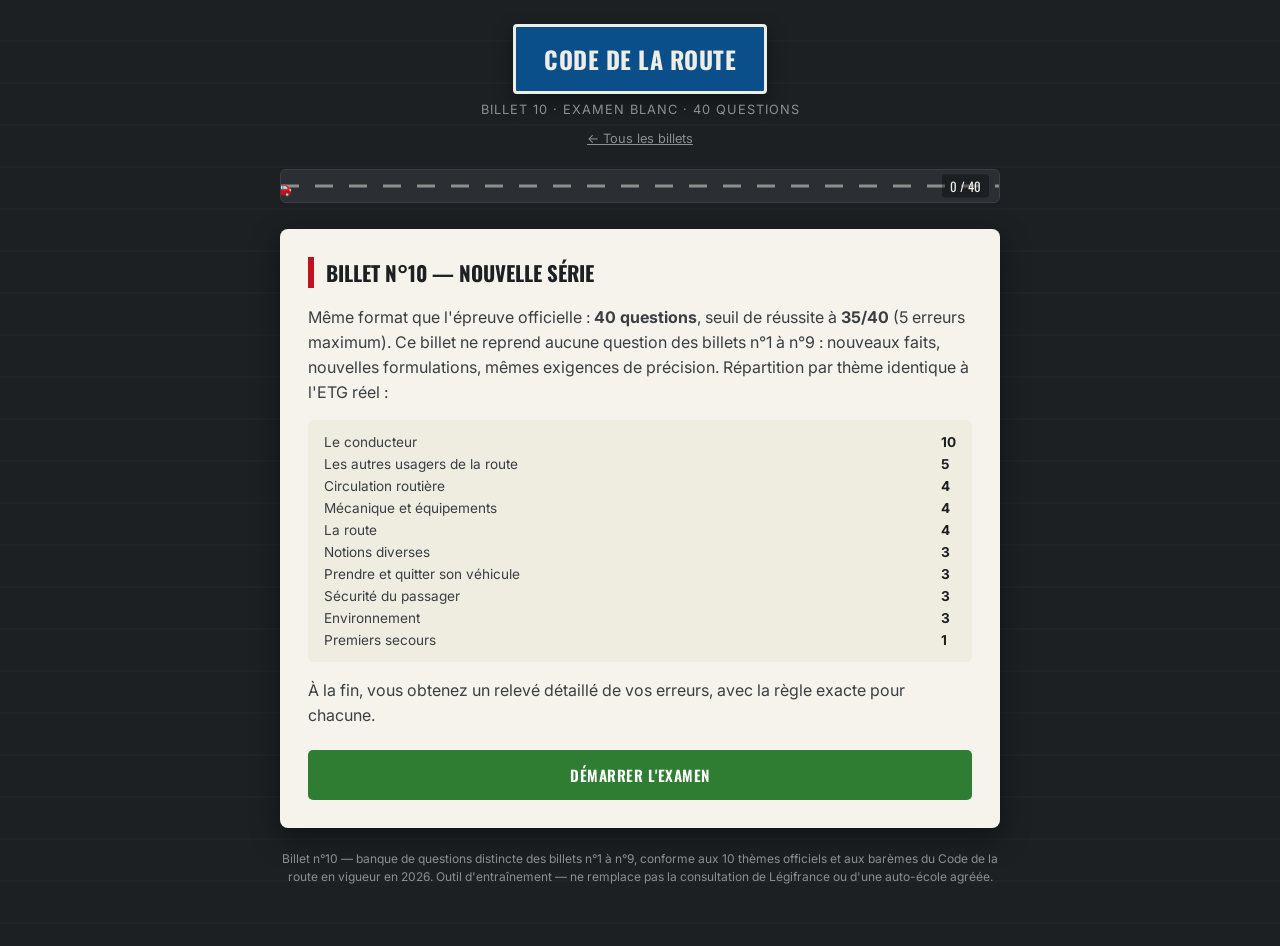
<file: billet-10.html>
<!DOCTYPE html>
<html lang="fr">
<head>
<meta charset="UTF-8">
<meta name="viewport" content="width=device-width, initial-scale=1.0">
<title>Code de la Route — Billet 10</title>
<link rel="preconnect" href="https://fonts.googleapis.com">
<link href="https://fonts.googleapis.com/css2?family=Oswald:wght@400;500;600;700&family=Inter:wght@400;500;600;700&display=swap" rel="stylesheet">
<link rel="stylesheet" href="assets/style.css">
</head>
<body>
<div class="app">

  <div class="gantry">
    <div class="gantry-sign"><h1>Code de la route</h1></div>
    <div class="gantry-sub">Billet 10 · Examen blanc · 40 questions</div>
    <div style="margin-top:10px;"><a href="index.html" style="color:var(--lane-dim);font-size:0.8rem;text-decoration:underline;">&larr; Tous les billets</a></div>
  </div>

  <div class="road" id="roadBar">
    <div class="road-fill" id="roadFill"></div>
    <div class="road-line"></div>
    <div class="road-car" id="roadCar">🚗</div>
    <div class="road-count" id="roadCount">0 / 40</div>
  </div>

  <div class="screen active" id="screen-intro">
    <div class="panel intro">
      <h2>Billet n°10 — nouvelle série</h2>
      <p>Même format que l'épreuve officielle : <strong>40 questions</strong>, seuil de réussite à <strong>35/40</strong> (5 erreurs maximum). Ce billet ne reprend aucune question des billets n°1 à n°9 : nouveaux faits, nouvelles formulations, mêmes exigences de précision. Répartition par thème identique à l'ETG réel :</p>
      <div class="theme-grid">
        <span>Le conducteur</span><strong>10</strong>
        <span>Les autres usagers de la route</span><strong>5</strong>
        <span>Circulation routière</span><strong>4</strong>
        <span>Mécanique et équipements</span><strong>4</strong>
        <span>La route</span><strong>4</strong>
        <span>Notions diverses</span><strong>3</strong>
        <span>Prendre et quitter son véhicule</span><strong>3</strong>
        <span>Sécurité du passager</span><strong>3</strong>
        <span>Environnement</span><strong>3</strong>
        <span>Premiers secours</span><strong>1</strong>
      </div>
      <p>À la fin, vous obtenez un relevé détaillé de vos erreurs, avec la règle exacte pour chacune.</p>
      <div class="btn-row">
        <button class="btn btn-primary btn-block" onclick="startExam()">Démarrer l'examen</button>
      </div>
    </div>
  </div>

  <div class="screen" id="screen-quiz">
    <div class="panel">
      <div class="q-badge" id="qCategory">Catégorie</div>
      <p class="q-text" id="qText">Question</p>
      <div class="options" id="qOptions"></div>
      <div id="qTranslateBox"></div>
      <div class="qa-footer">
        <span style="font-size:0.85rem;color:var(--muted);" id="qProgressLabel"></span>
        <button class="btn btn-primary" id="nextBtn" disabled onclick="nextQuestion()">Valider</button>
      </div>
    </div>
  </div>

  <div class="screen" id="screen-results">
    <div class="permit-card">
      <div class="permit-eyebrow">Résultat de l'examen — billet n°10</div>
      <div class="permit-score" id="resScore">0 / 40</div>
      <div class="permit-detail" id="resDetail">0 erreur(s)</div>
      <div class="stamp" id="resStamp">—</div>
    </div>

    <div class="panel">
      <h2 style="font-family:'Oswald',sans-serif;text-transform:uppercase;font-size:1.15rem;margin-top:0;border-left:6px solid var(--sign-blue);padding-left:12px;">Corrigé détaillé</h2>
      <div class="filter-row">
        <button class="filter-btn active" data-filter="all" onclick="setFilter('all')">Toutes (40)</button>
        <button class="filter-btn" data-filter="wrong" onclick="setFilter('wrong')">Erreurs uniquement</button>
      </div>
      <div id="reviewList"></div>
      <div class="btn-row">
        <button class="btn btn-secondary btn-block" onclick="location.reload()">Repasser ce billet</button>
      </div>
    </div>
  </div>

  <footer class="note">Billet n°10 — banque de questions distincte des billets n°1 à n°9, conforme aux 10 thèmes officiels et aux barèmes du Code de la route en vigueur en 2026. Outil d'entraînement — ne remplace pas la consultation de Légifrance ou d'une auto-école agréée.</footer>
</div>

<script>
const QUESTIONS = [
  // ---- Le conducteur (10) ----
  {cat:"Le conducteur", q:"Un conducteur qui prend un traitement contre l'allergie provoquant une somnolence légère, mentionnée en petits caractères sur la notice, doit :", options:["Ignorer cette mention si l'effet ne semble pas gênant", "Considérer que toute somnolence médicamenteuse, même légère, peut altérer la vigilance au volant", "Prendre le traitement uniquement après le trajet pour éviter le problème"], correct:1, ex:"Même une somnolence qualifiée de légère par la notice peut, combinée à la fatigue ou à un trajet long, altérer sensiblement les réflexes et la vigilance : il faut prendre cette mention au sérieux et, en cas de doute, demander conseil à un pharmacien avant de prendre la route.",
    qTr:{opts:["Про серйозне ставлення до легкої сонливості від ліків за кермом","Про правила проходження техогляду","Про мінімальну відстань обгону"], correct:0, text:"Водій, який приймає засіб від алергії, що спричиняє легку сонливість, зазначену дрібним шрифтом в інструкції, повинен вважати, що будь-яка сонливість від ліків, навіть легка, може погіршити пильність за кермом."},
    exTr:{opts:["Про потребу проконсультуватися з фармацевтом у разі сумніву","Про правила освітлення вночі","Про перевірку тиску в шинах"], correct:0, text:"Навіть сонливість, названу легкою в інструкції, у поєднанні з втомою чи довгою поїздкою може відчутно погіршити рефлекси й пильність: слід серйозно поставитися до цієї позначки і в разі сумніву порадитися з фармацевтом перед виїздом."}},
  {cat:"Le conducteur", q:"Un conducteur qui vient de vivre une dispute importante juste avant de partir doit avant tout :", options:["Partir immédiatement, la conduite permettant de se changer les idées", "Attendre de retrouver un état émotionnel plus calme avant de prendre le volant", "Rouler volontairement plus vite pour évacuer la tension"], correct:1, ex:"Un état de tension ou de colère intense diminue la capacité de concentration et augmente le risque de conduite agressive : il est préférable d'attendre quelques minutes de retrouver un état émotionnel plus stable avant de démarrer.",
    qTr:{opts:["Про потребу заспокоїтися перед виїздом після сильної сварки","Про правила проходження техогляду","Про мінімальну глибину протектора"], correct:0, text:"Водій, який щойно пережив серйозну сварку перед виїздом, насамперед повинен зачекати, поки повернеться спокійніший емоційний стан, перш ніж сісти за кермо."},
    exTr:{opts:["Про підвищений ризик агресивного водіння через сильний гнів","Про правила освітлення в тумані","Про перевірку рівня масла"], correct:0, text:"Стан сильної напруги чи гніву знижує здатність до концентрації і підвищує ризик агресивного водіння: краще зачекати кілька хвилин, щоб повернути стабільніший емоційний стан, перш ніж рушати."}},
  {cat:"Le conducteur", q:"La consommation régulière de tabac au volant, en dehors du risque d'incendie, peut principalement nuire à la conduite en :", options:["Détournant l'attention lors de la manipulation du briquet ou de la cigarette", "Améliorant la concentration grâce à la nicotine", "N'ayant strictement aucun effet sur l'attention"], correct:0, ex:"Manipuler un briquet, allumer ou éteindre une cigarette impose de lâcher temporairement le volant d'une main et de détourner le regard de la route, ce qui constitue une distraction réelle, sans compter les effets de la fumée sur la visibilité intérieure et la gêne pour les passagers.",
    qTr:{opts:["Про відволікання уваги при маніпуляціях із запальничкою чи сигаретою","Про правила проходження техогляду","Про мінімальну відстань обгону"], correct:0, text:"Регулярне куріння за кермом, окрім ризику пожежі, насамперед може шкодити керуванню, відволікаючи увагу під час маніпуляцій із запальничкою чи сигаретою."},
    exTr:{opts:["Про потребу відпустити кермо однією рукою і відвести погляд від дороги","Про правила освітлення в тумані","Про перевірку рівня охолоджувальної рідини"], correct:0, text:"Маніпуляції із запальничкою, прикурювання чи гасіння сигарети вимагають тимчасово відпустити кермо однією рукою і відвести погляд від дороги, що становить реальне відволікання, не кажучи про вплив диму на видимість усередині авто і незручність для пасажирів."}},
  {cat:"Le conducteur", q:"Un conducteur souffrant d'une baisse d'acuité visuelle non corrigée doit :", options:["Continuer à conduire normalement tant qu'il n'a pas de gêne ressentie au quotidien", "Faire contrôler sa vue et porter une correction adaptée avant de reprendre la route régulièrement", "Se contenter de rouler uniquement de jour pour compenser"], correct:1, ex:"Une baisse d'acuité visuelle non corrigée retarde la perception des panneaux, des piétons ou des distances, même si le conducteur ne ressent pas de gêne évidente au quotidien : un contrôle ophtalmologique régulier et le port d'une correction adaptée sont indispensables pour une conduite sûre.",
    qTr:{opts:["Про потребу контролю зору і корекції перед регулярним керуванням","Про правила проходження техогляду","Про мінімальну глибину протектора"], correct:0, text:"Водій зі зниженою некоригованою гостротою зору повинен пройти перевірку зору і носити відповідну корекцію перед регулярним поверненням за кермо."},
    exTr:{opts:["Про затримку сприйняття знаків, пішоходів чи відстаней","Про правила освітлення вночі","Про перевірку тиску в шинах"], correct:0, text:"Некоригована знижена гострота зору затримує сприйняття знаків, пішоходів чи відстаней, навіть якщо водій не відчуває очевидної незручності щодня: регулярний офтальмологічний контроль і носіння відповідної корекції необхідні для безпечного керування."}},
  {cat:"Le conducteur", q:"Un conducteur qui ressent une forte envie de dormir sur autoroute doit, en priorité :", options:["Ouvrir la fenêtre et augmenter le volume de la radio pour tenir le coup", "S'arrêter sur une aire dès que possible pour dormir ou se reposer réellement", "Continuer en se fixant un objectif de distance avant de s'arrêter"], correct:1, ex:"Face à une forte envie de dormir, aucune astuce (fenêtre ouverte, musique forte, café seul) ne remplace un vrai repos : il faut s'arrêter dès que possible sur une aire adaptée pour dormir quelques minutes ou véritablement se reposer avant de reprendre la route.",
    qTr:{opts:["Про потребу справжнього відпочинку при сильному бажанні спати на автомагістралі","Про правила проходження техогляду","Про мінімальну відстань обгону"], correct:0, text:"Водій, який відчуває сильне бажання спати на автомагістралі, насамперед повинен зупинитися на майданчику якнайшвидше, щоб поспати чи справді відпочити."},
    exTr:{opts:["Про неефективність відкритого вікна чи гучної музики проти справжньої сонливості","Про правила освітлення в тумані","Про перевірку рівня масла"], correct:0, text:"Перед сильним бажанням спати жодна хитрість (відкрите вікно, гучна музика, лише кава) не замінює справжнього відпочинку: слід зупинитися якнайшвидше на придатному майданчику, щоб поспати кілька хвилин чи справді відпочити, перш ніж продовжити рух."}},
  {cat:"Le conducteur", q:"Le risque routier lié à l'usage professionnel intensif du véhicule (nombreux trajets quotidiens) impose notamment à l'employeur et au salarié de :", options:["Considérer ce risque comme secondaire par rapport aux autres risques professionnels", "Intégrer ce risque dans la prévention des risques professionnels, au même titre que les autres dangers du travail", "Se limiter à une simple recommandation orale sans suivi"], correct:1, ex:"Le risque routier professionnel, lié aux trajets fréquents effectués dans le cadre du travail, doit être intégré à la démarche de prévention des risques professionnels de l'entreprise, avec des mesures concrètes (organisation des déplacements, état du véhicule, temps de repos), au même titre que les autres risques du travail.",
    qTr:{opts:["Про врахування дорожнього ризику в профілактиці професійних ризиків","Про правила проходження техогляду","Про мінімальну глибину протектора"], correct:0, text:"Дорожній ризик, пов'язаний з інтенсивним професійним використанням авто (численні щоденні поїздки), вимагає, зокрема, від роботодавця і працівника інтегрувати цей ризик у профілактику професійних ризиків нарівні з іншими небезпеками праці."},
    exTr:{opts:["Про конкретні заходи: організація поїздок, стан авто, час відпочинку","Про правила освітлення вночі","Про перевірку рівня охолоджувальної рідини"], correct:0, text:"Професійний дорожній ризик, пов'язаний із частими поїздками в рамках роботи, повинен бути інтегрований у процес профілактики професійних ризиків підприємства, з конкретними заходами (організація переміщень, стан авто, час відпочинку), нарівні з іншими ризиками праці."}},
  {cat:"Le conducteur", q:"Un conducteur qui vient de terminer un service de nuit et doit rentrer chez lui en voiture est particulièrement exposé à :", options:["Un risque accru de somnolence lié au décalage avec son rythme biologique naturel", "Aucun risque particulier si le trajet est court", "Une amélioration de la vigilance liée à la fatigue accumulée"], correct:0, ex:"Le corps humain est biologiquement programmé pour dormir la nuit : un conducteur sortant d'un service de nuit subit un fort décalage avec son rythme circadien naturel, ce qui accroît significativement le risque de somnolence au volant, même sur un trajet court.",
    qTr:{opts:["Про підвищений ризик сонливості через розбіжність з біоритмом після нічної зміни","Про правила проходження техогляду","Про мінімальну відстань обгону"], correct:0, text:"Водій, який щойно закінчив нічну зміну і повинен їхати додому авто, особливо схильний до підвищеного ризику сонливості, пов'язаного з розбіжністю з його природним біологічним ритмом."},
    exTr:{opts:["Про природну біологічну запрограмованість людини спати вночі","Про правила освітлення в тумані","Про перевірку тиску в шинах"], correct:0, text:"Людський організм біологічно запрограмований спати вночі: водій, що виходить з нічної зміни, зазнає сильної розбіжності зі своїм природним циркадним ритмом, що значно підвищує ризик сонливості за кермом, навіть на короткій поїздці."}},
  {cat:"Le conducteur", q:"Un conducteur qui utilise un support téléphone fixé au pare-brise pour suivre un itinéraire GPS doit :", options:["Régler la destination et le volume avant de démarrer, pour éviter toute manipulation en roulant", "Pouvoir modifier l'itinéraire à tout moment en conduisant, l'écran étant fixé", "Placer l'appareil de façon à masquer une partie du champ de vision si nécessaire"], correct:0, ex:"Même fixé au pare-brise, un GPS ne doit jamais être manipulé en conduisant : il faut régler la destination, le volume et vérifier l'itinéraire avant de démarrer, et positionner l'appareil de façon à ne jamais masquer le champ de vision ni gêner le déploiement d'un airbag.",
    qTr:{opts:["Про потребу налаштувати GPS перед виїздом, а не під час руху","Про правила проходження техогляду","Про мінімальну глибину протектора"], correct:0, text:"Водій, який використовує тримач телефону на лобовому склі для навігації GPS, повинен налаштувати призначення і гучність перед від'їздом, щоб уникнути будь-яких маніпуляцій під час руху."},
    exTr:{opts:["Про заборону закривати поле зору чи заважати спрацюванню подушки безпеки","Про правила освітлення вночі","Про перевірку рівня масла"], correct:0, text:"Навіть закріплений на лобовому склі GPS ніколи не слід чіпати під час керування: слід налаштувати призначення, гучність і перевірити маршрут перед від'їздом, а також розмістити пристрій так, щоб він ніколи не закривав поле зору чи не заважав спрацюванню подушки безпеки."}},
  {cat:"Le conducteur", q:"Chez les conducteurs âgés, le principal facteur de risque additionnel au volant est le plus souvent lié à :", options:["Un allongement du temps de réaction et une réduction du champ visuel périphérique", "Une prise de risque systématiquement plus élevée que chez les jeunes conducteurs", "L'absence totale d'expérience de conduite"], correct:0, ex:"Avec l'âge, le temps de réaction tend à s'allonger et le champ visuel périphérique peut se réduire, ce qui peut retarder la perception d'un danger latéral ; en contrepartie, l'expérience acquise permet souvent une meilleure anticipation, d'où l'importance d'un contrôle médical régulier adapté à l'âge.",
    qTr:{opts:["Про подовження часу реакції і звуження периферійного зору з віком","Про правила проходження техогляду","Про мінімальну відстань обгону"], correct:0, text:"У літніх водіїв основний додатковий фактор ризику за кермом найчастіше пов'язаний із подовженням часу реакції і звуженням периферійного поля зору."},
    exTr:{opts:["Про компенсацію досвідом кращого передбачення ситуацій","Про правила освітлення в тумані","Про перевірку рівня охолоджувальної рідини"], correct:0, text:"З віком час реакції має тенденцію подовжуватися, а периферійне поле зору може звужуватися, що може затримати сприйняття бічної небезпеки; натомість набутий досвід часто дозволяє краще передбачати ситуації, звідси важливість регулярного медичного контролю, адаптованого до віку."}},
  {cat:"Le conducteur", q:"Un conducteur qui vient de faire un repas très copieux et riche en graisses juste avant un trajet doit être conscient que cela peut entraîner :", options:["Une digestion favorisant une somnolence post-prandiale réduisant la vigilance", "Une amélioration temporaire de la concentration", "Aucun effet notable tant que le trajet reste court"], correct:0, ex:"Un repas copieux et riche en graisses mobilise une part importante de l'énergie de l'organisme pour la digestion, ce qui favorise une somnolence post-prandiale (« coup de barre ») pouvant réduire sensiblement la vigilance au volant, y compris sur un trajet a priori court.",
    qTr:{opts:["Про післяобідню сонливість через ситну жирну їжу перед поїздкою","Про правила проходження техогляду","Про мінімальну глибину протектора"], correct:0, text:"Водій, який щойно з'їв дуже ситну і жирну їжу перед поїздкою, повинен усвідомлювати, що це може викликати травлення, що сприяє післяобідній сонливості, яка знижує пильність."},
    exTr:{opts:["Про мобілізацію енергії організму на травлення після ситної їжі","Про правила освітлення вночі","Про перевірку тиску в шинах"], correct:0, text:"Ситна і жирна їжа мобілізує значну частину енергії організму на травлення, що сприяє післяобідній сонливості («втома після їжі»), здатній відчутно знизити пильність за кермом, навіть на нібито короткій поїздці."}},
  // ---- Les autres usagers de la route (5) ----
  {cat:"Les autres usagers de la route", q:"Un piéton muni d'une canne blanche à bandes rouges, différente de la canne blanche simple, signale :", options:["Une personne aveugle ou malvoyante ET sourde, nécessitant une vigilance encore accrue", "Une personne simplement âgée sans autre particularité", "Un piéton professionnel de la sécurité routière"], correct:0, ex:"La canne blanche à bandes rouges signale une personne à la fois aveugle ou malvoyante et sourde ou malentendante : celle-ci ne pouvant ni voir ni entendre un véhicule approcher, une vigilance et une prudence encore plus grandes que pour une canne blanche simple s'imposent.",
    qTr:{opts:["Про значення білої тростини з червоними смугами як ознаки сліпоглухоти","Про правила освітлення транспорту","Про мінімальну глибину протектора"], correct:0, text:"Пішохід із білою тростиною з червоними смугами, на відміну від простої білої тростини, сигналізує про сліпу чи слабозору ТА глуху особу, що вимагає ще більшої уважності."},
    exTr:{opts:["Про неможливість такої особи ні бачити, ні чути транспорт, що наближається","Про правила перевезення тварин","Про перевірку тиску в шинах"], correct:0, text:"Біла тростина з червоними смугами сигналізує про особу, водночас сліпу чи слабозору і глуху чи слабочуючу: оскільки вона не може ні побачити, ні почути транспорт, що наближається, потрібна ще більша обережність, ніж для простої білої тростини."}},
  {cat:"Les autres usagers de la route", q:"Un conducteur suivi de près par un motard impatient doit avant tout :", options:["Freiner brusquement pour lui donner une leçon", "Rester calme, conserver son allure et laisser la possibilité de dépasser dès que la voie est libre", "Accélérer pour distancer le motard"], correct:1, ex:"Face à un usager impatient, il faut éviter toute réaction agressive (freinage brusque, accélération) qui pourrait provoquer un accident : il vaut mieux rester calme, conserver une allure adaptée et faciliter le dépassement dès que les conditions le permettent en toute sécurité.",
    qTr:{opts:["Про спокійну реакцію на нетерплячого мотоцикліста позаду","Про правила проходження техогляду","Про мінімальну відстань обгону"], correct:0, text:"Водій, за яким близько їде нетерплячий мотоцикліст, насамперед повинен залишатися спокійним, зберігати швидкість і дати змогу обігнати, щойно смуга звільниться."},
    exTr:{opts:["Про заборону агресивної реакції: різкого гальмування чи прискорення","Про правила освітлення в тумані","Про перевірку рівня масла"], correct:0, text:"Перед нетерплячим учасником руху слід уникати будь-якої агресивної реакції (різкого гальмування, прискорення), що могла б спричинити аварію: краще залишатися спокійним, зберігати відповідну швидкість і полегшити обгін, щойно умови це дозволять безпечно."}},
  {cat:"Les autres usagers de la route", q:"Un groupe de cyclistes circulant à deux de front, ce qui est autorisé par la réglementation, impose au conducteur qui les double de :", options:["Considérer cette disposition comme une infraction justifiant un refus de dépasser", "Respecter une distance latérale suffisante, comme pour tout autre cycliste", "Klaxonner pour les forcer à se mettre en file simple"], correct:1, ex:"La circulation à deux de front est autorisée pour les cyclistes tant qu'elle ne gêne pas excessivement la circulation ; le conducteur qui souhaite doubler doit respecter la même distance latérale de sécurité que pour un cycliste isolé, sans chercher à les forcer à se reformer en file simple.",
    qTr:{opts:["Про дотримання бічної дистанції при обгоні велосипедистів, що їдуть по двоє в ряд","Про правила обгону автобуса","Про мінімальну дистанцію безпеки"], correct:0, text:"Група велосипедистів, що їде по двоє в ряд, що дозволено правилами, вимагає від водія, який їх обганяє, дотримуватися достатньої бічної дистанції, як і для будь-якого іншого велосипедиста."},
    exTr:{opts:["Про заборону примушувати велосипедистів шикуватися в один ряд клаксоном","Про правила освітлення вночі","Про перевірку рівня масла"], correct:0, text:"Рух по двоє в ряд дозволений велосипедистам, доки він надмірно не заважає руху; водій, який хоче обігнати, повинен дотримуватися такої самої бічної дистанції безпеки, як для окремого велосипедиста, не намагаючись примусити їх перешикуватися в один ряд."}},
  {cat:"Les autres usagers de la route", q:"Un chauffeur de bus qui remet en circulation son véhicule après un arrêt signalé par ses clignotants impose aux autres usagers de :", options:["Accélérer pour le devancer avant qu'il ne s'engage", "Faciliter sa réinsertion dans la circulation si possible et sans danger", "L'ignorer, aucune priorité n'étant prévue pour les bus"], correct:1, ex:"Un autobus qui quitte un arrêt et signale son intention de se réinsérer dans la circulation doit, dans la mesure du possible et sans danger pour les autres usagers, voir sa manœuvre facilitée : cette courtoisie contribue à la fluidité et à la sécurité du trafic, notamment en agglomération.",
    qTr:{opts:["Про сприяння виїзду автобуса, що покидає зупинку, з включеними покажчиками","Про правила проходження техогляду","Про мінімальну відстань обгону"], correct:0, text:"Водій автобуса, що повертається в рух після зупинки, позначеної покажчиками повороту, вимагає від інших учасників руху, за можливості й без небезпеки, сприяти його поверненню в потік."},
    exTr:{opts:["Про внесок такої ввічливості у плинність і безпеку руху в населеному пункті","Про правила освітлення в тумані","Про перевірку тиску в шинах"], correct:0, text:"Автобус, що покидає зупинку і сигналізує про намір повернутися в потік, повинен, наскільки можливо і без небезпеки для інших учасників руху, отримати сприяння в цьому маневрі: ця ввічливість сприяє плинності й безпеці руху, зокрема в населеному пункті."}},
  {cat:"Les autres usagers de la route", q:"Un piéton âgé qui traverse lentement en dehors d'un passage protégé, sur une route peu circulée, doit être considéré par le conducteur comme :", options:["En infraction totale, ce qui dispense de toute prudence particulière", "Un usager vulnérable nécessitant de ralentir et de lui laisser le temps de traverser", "Prioritaire uniquement s'il lève la main"], correct:1, ex:"Même en dehors d'un passage protégé et même en l'absence de priorité réglementaire stricte, un piéton âgé traversant lentement reste un usager vulnérable : il convient de ralentir suffisamment tôt et de lui laisser le temps nécessaire pour traverser en toute sécurité.",
    qTr:{opts:["Про сповільнення перед літнім пішоходом, що повільно переходить поза переходом","Про правила освітлення вночі","Про мінімальну дистанцію обгону"], correct:0, text:"Літній пішохід, що повільно переходить поза пішохідним переходом на малолюдній дорозі, повинен розглядатися водієм як вразливий учасник руху, що вимагає сповільнитися і дати йому час перейти."},
    exTr:{opts:["Про статус вразливого учасника руху навіть без суворого пріоритету за правилами","Про правила перевезення вантажу","Про роботу антиблокувальної системи"], correct:0, text:"Навіть поза пішохідним переходом і навіть за відсутності суворого пріоритету за правилами, літній пішохід, що повільно переходить, залишається вразливим учасником руху: слід завчасно сповільнитися і дати йому необхідний час, щоб перейти безпечно."}},
  // ---- Circulation routière (4) ----
  {cat:"Circulation routière", q:"Un panneau triangulaire à fond blanc et bordure rouge, sans dessin particulier, indique généralement :", options:["Un simple relais d'un panneau de danger déjà annoncé plus loin", "Un danger dont la nature est précisée par un panonceau ou déjà connu localement", "Toujours une intersection avec une voie prioritaire"], correct:1, ex:"Un panneau triangulaire à fond blanc et bordure rouge signale un danger de type général ; lorsqu'aucun pictogramme spécifique n'apparaît, un panonceau complémentaire ou la configuration des lieux précise la nature exacte du danger annoncé.",
    qTr:{opts:["Про значення трикутного знака з червоною облямівкою без малюнка","Про правила проходження техогляду","Про мінімальну відстань обгону"], correct:0, text:"Трикутний знак на білому тлі з червоною облямівкою, без особливого малюнка, зазвичай вказує на небезпеку, характер якої уточнюється додатковою табличкою чи вже відомий на місці."},
    exTr:{opts:["Про уточнення характеру небезпеки додатковою табличкою чи місцевістю","Про правила освітлення в тумані","Про перевірку тиску в шинах"], correct:0, text:"Трикутний знак на білому тлі з червоною облямівкою сигналізує про небезпеку загального типу; коли жодного специфічного піктограма немає, додаткова табличка чи конфігурація місцевості уточнює точний характер оголошеної небезпеки."}},
  {cat:"Circulation routière", q:"Sur une route à double sens comportant une ligne blanche discontinue au centre, un conducteur peut franchir cette ligne pour dépasser à condition de :", options:["S'assurer que la visibilité et l'absence de trafic en sens inverse le permettent en toute sécurité", "Ne jamais franchir cette ligne, seule la ligne continue autorisant le dépassement", "Klaxonner avant tout franchissement pour prévenir les autres usagers"], correct:0, ex:"Une ligne discontinue autorise le franchissement pour dépasser, contrairement à une ligne continue qui l'interdit ; cette autorisation reste toutefois conditionnée à une visibilité suffisante et à l'absence de trafic en sens inverse rendant la manœuvre risquée.",
    qTr:{opts:["Про умову достатньої видимості для перетину переривчастої лінії при обгоні","Про правила обгону вантажівки","Про мінімальну глибину протектора"], correct:0, text:"На дорозі з двостороннім рухом із переривчастою білою лінією посередині водій може перетнути цю лінію для обгону за умови, що видимість і відсутність зустрічного руху дозволяють це безпечно."},
    exTr:{opts:["Про заборону перетину суцільної лінії на відміну від переривчастої","Про правила освітлення в тумані","Про роботу системи ESP"], correct:0, text:"Переривчаста лінія дозволяє перетин для обгону, на відміну від суцільної лінії, яка це забороняє; цей дозвіл, однак, залишається обумовленим достатньою видимістю і відсутністю зустрічного руху, що робило б маневр ризикованим."}},
  {cat:"Circulation routière", q:"Un feu tricolore clignotant orange, sans autre signalisation, à un carrefour impose au conducteur de :", options:["S'arrêter obligatoirement comme devant un feu rouge fixe", "Aborder le carrefour avec prudence, comme en l'absence de feu, en respectant les règles de priorité normales", "Considérer qu'il est toujours prioritaire à cet endroit"], correct:1, ex:"Un feu orange clignotant signale un danger particulier et invite à la prudence, mais n'impose pas d'arrêt obligatoire : le conducteur doit aborder le carrefour comme si le feu était éteint, en appliquant les règles de priorité habituelles (priorité à droite ou panneaux présents).",
    qTr:{opts:["Про обережний проїзд перехрестя за мигаючого жовтого сигналу без обов'язкової зупинки","Про правила обгону автобуса","Про мінімальну дистанцію безпеки"], correct:0, text:"Мигаючий жовтий світлофор без іншого позначення на перехресті вимагає від водія обережно наближатися до перехрестя, як і за відсутності світлофора, дотримуючись звичайних правил пріоритету."},
    exTr:{opts:["Про застосування звичайних правил пріоритету за вимкненого світлофора","Про правила освітлення вночі","Про перевірку рівня масла"], correct:0, text:"Мигаючий жовтий сигнал позначає особливу небезпеку і закликає до обережності, але не вимагає обов'язкової зупинки: водій повинен наближатися до перехрестя так, ніби світлофор вимкнений, застосовуючи звичайні правила пріоритету (пріоритет праворуч чи наявні знаки)."}},
  {cat:"Circulation routière", q:"Sur une chaussée à plusieurs voies dans le même sens, un conducteur qui souhaite changer de voie doit, avant toute manœuvre :", options:["Se contenter de mettre son clignotant sans vérifier ses rétroviseurs", "Vérifier ses rétroviseurs et son angle mort avant de signaler puis d'exécuter la manœuvre", "Considérer que la priorité lui revient automatiquement dès que le clignotant est activé"], correct:1, ex:"Un changement de voie ne s'improvise pas : il faut vérifier ses rétroviseurs, contrôler l'angle mort par un coup d'œil direct, signaler son intention avec le clignotant suffisamment à l'avance, puis exécuter la manœuvre seulement si elle peut se faire sans gêner ni surprendre un autre usager.",
    qTr:{opts:["Про перевірку дзеркал і мертвої зони перед зміною смуги","Про правила проходження техогляду","Про мінімальну відстань обгону"], correct:0, text:"На проїжджій частині з кількома смугами в одному напрямку водій, який хоче змінити смугу, повинен перед будь-яким маневром перевірити дзеркала і мертву зону перед сигналізацією і виконанням маневру."},
    exTr:{opts:["Про потребу переконатися, що маневр не завадить і не здивує іншого учасника","Про правила освітлення в тумані","Про перевірку тиску в шинах"], correct:0, text:"Зміна смуги не імпровізується: слід перевірити дзеркала, проконтролювати мертву зону прямим поглядом, засигналізувати намір покажчиком повороту завчасно, а потім виконати маневр лише якщо він може відбутися, не заважаючи і не дивуючи іншого учасника руху."}},
  // ---- Mécanique et équipements (4) ----
  {cat:"Mécanique et équipements", q:"Une odeur persistante de gaz d'échappement ressentie à l'intérieur de l'habitacle en roulant doit alerter sur :", options:["Un simple défaut esthétique sans conséquence sur la sécurité", "Une possible fuite d'échappement nécessitant un contrôle rapide, en raison du risque d'intoxication au monoxyde de carbone", "Un phénomène normal en hiver qu'il suffit d'ignorer"], correct:1, ex:"Une odeur persistante de gaz d'échappement dans l'habitacle peut signaler une fuite au niveau de la ligne d'échappement, laissant pénétrer du monoxyde de carbone, gaz inodore et toxique pouvant provoquer des maux de tête, des vertiges voire une perte de connaissance : un contrôle rapide s'impose.",
    qTr:{opts:["Про ризик отруєння чадним газом через протікання вихлопної системи","Про правила заміни фільтрів","Про мінімальну відстань обгону"], correct:0, text:"Стійкий запах вихлопних газів, що відчувається в салоні під час руху, повинен насторожити щодо можливого протікання вихлопної системи, яке потребує швидкої перевірки через ризик отруєння чадним газом."},
    exTr:{opts:["Про небезпеку чадного газу, який може спричинити втрату свідомості","Про правила освітлення в тумані","Про перевірку тиску в шинах"], correct:0, text:"Стійкий запах вихлопних газів у салоні може сигналізувати про протікання на рівні вихлопної системи, що дозволяє чадному газу, без запаху й токсичному, проникати всередину і спричиняти головний біль, запаморочення чи навіть втрату свідомості: потрібна швидка перевірка."}},
  {cat:"Mécanique et équipements", q:"Le témoin de pression d'huile moteur allumé en rouge pendant la conduite impose de :", options:["Continuer prudemment jusqu'au prochain garage sans s'arrêter", "S'arrêter dès que possible en sécurité et couper le moteur, un défaut de pression pouvant l'endommager gravement", "Redémarrer plusieurs fois le moteur pour effacer le témoin"], correct:1, ex:"Un témoin rouge de pression d'huile signale un défaut de lubrification pouvant entraîner en quelques instants une usure grave, voire une casse moteur : il faut s'arrêter dès que possible en sécurité, couper le moteur et faire appel à un professionnel plutôt que de continuer à rouler.",
    qTr:{opts:["Про негайну зупинку при червоній лампі тиску масла двигуна","Про правила заміни двірників","Про мінімальну глибину протектора"], correct:0, text:"Лампа тиску масла двигуна, що загоряється червоним під час керування, вимагає зупинитися якнайшвидше в безпеці і вимкнути двигун, оскільки нестача тиску може серйозно його пошкодити."},
    exTr:{opts:["Про ризик серйозного зношення чи поломки двигуна за кілька миттєвостей","Про правила освітлення в тунелі","Про перевірку рівня охолоджувальної рідини"], correct:0, text:"Червона лампа тиску масла сигналізує про несправність змащення, здатну за кілька миттєвостей спричинити серйозне зношення чи навіть поломку двигуна: слід зупинитися якнайшвидше в безпеці, вимкнути двигун і звернутися до фахівця, а не продовжувати їхати."}},
  {cat:"Mécanique et équipements", q:"Une direction assistée qui devient soudainement très dure à manœuvrer, sans témoin allumé, peut indiquer :", options:["Une panne du système d'assistance nécessitant une vérification rapide", "Un simple resserrage normal du volant après un lavage", "Une amélioration temporaire de la précision de direction"], correct:0, ex:"Un durcissement soudain de la direction, avec ou sans témoin allumé selon les véhicules, peut traduire une panne du système d'assistance (électrique ou hydraulique) : la direction reste utilisable mais demande un effort bien plus important, ce qui impose une vérification rapide par un professionnel.",
    qTr:{opts:["Про можливу несправність підсилювача керма при раптовому обважченні","Про правила перевірки гальм","Про мінімальну дистанцію обгону"], correct:0, text:"Кермо з підсилювачем, яке раптово стає дуже важким у керуванні, без запаленої лампи, може вказувати на несправність системи підсилення, що потребує швидкої перевірки."},
    exTr:{opts:["Про можливість керувати, попри значно більше зусилля","Про правила освітлення в тунелі","Про перевірку рівня масла"], correct:0, text:"Раптове обважчення керма, із запаленою лампою чи без, залежно від авто, може свідчити про несправність системи підсилення (електричної чи гідравлічної): керування залишається можливим, але вимагає значно більшого зусилля, що вимагає швидкої перевірки фахівцем."}},
  {cat:"Mécanique et équipements", q:"Le rôle du répartiteur électronique de freinage (REF) est principalement de :", options:["Empêcher tout blocage des roues lors d'un freinage puissant", "Répartir automatiquement la force de freinage entre les roues avant et arrière selon la charge et l'adhérence", "Réduire automatiquement la vitesse du véhicule dans les descentes"], correct:1, ex:"Le répartiteur électronique de freinage (REF) ajuste automatiquement la répartition de la force de freinage entre l'essieu avant et l'essieu arrière en fonction de la charge du véhicule et de l'adhérence disponible, optimisant ainsi l'efficacité globale du freinage, en complément de l'ABS qui, lui, évite le blocage des roues.",
    qTr:{opts:["Про роль електронного розподільника гальмівних зусиль","Про правила перевірки гальм","Про мінімальну відстань обгону"], correct:0, text:"Роль електронного розподільника гальмівних зусиль (РГЗ) полягає насамперед у автоматичному розподілі сили гальмування між передніми і задніми колесами залежно від навантаження і зчеплення."},
    exTr:{opts:["Про оптимізацію ефективності гальмування на додаток до АБС","Про правила освітлення в тунелі","Про перевірку тиску в шинах"], correct:0, text:"Електронний розподільник гальмівних зусиль (РГЗ) автоматично коригує розподіл сили гальмування між передньою і задньою віссю залежно від навантаження авто і доступного зчеплення, оптимізуючи загальну ефективність гальмування, на додаток до АБС, яка запобігає блокуванню коліс."}},
  // ---- La route (4) ----
  {cat:"La route", q:"Une route de montagne comportant de nombreux lacets serrés impose au conducteur, notamment lors de la descente, de :", options:["Utiliser principalement le frein moteur en rétrogradant, pour éviter une surchauffe des freins", "Rouler en roue libre pour économiser du carburant", "Freiner uniquement au tout dernier moment avant chaque virage"], correct:0, ex:"Dans une longue descente en lacets, l'usage exclusif des freins peut provoquer leur surchauffe et une perte d'efficacité (fading) : il est recommandé de rétrograder pour utiliser le frein moteur, complété ponctuellement par les freins, sans jamais descendre en roue libre ni au point mort.",
    qTr:{opts:["Про використання гальмування двигуном на серпантині, щоб уникнути перегріву гальм","Про правила проїзду зони робіт","Про мінімальну глибину протектора"], correct:0, text:"Гірська дорога з численними крутими серпантинами вимагає від водія, особливо на спуску, використовувати переважно гальмування двигуном, перемикаючи на нижчу передачу, щоб уникнути перегріву гальм."},
    exTr:{opts:["Про заборону спускатися накатом чи на нейтралі","Про правила освітлення в тунелі","Про обов'язкове страхування"], correct:0, text:"На довгому спуску серпантином виключне використання гальм може спричинити їх перегрів і втрату ефективності (фединг): рекомендується перемкнутися на нижчу передачу, щоб використовувати гальмування двигуном, доповнене точково гальмами, ніколи не спускаючись накатом чи на нейтралі."}},
  {cat:"La route", q:"Une route forestière traversée régulièrement par de grands animaux sauvages (cerfs, sangliers) impose au conducteur, en particulier au crépuscule, de :", options:["Réduire sa vitesse et redoubler d'attention, ces animaux pouvant traverser brusquement", "Rouler normalement, le panneau d'avertissement suffisant à écarter tout risque", "Klaxonner en continu pour faire fuir les animaux à l'avance"], correct:0, ex:"Les grands animaux sauvages sont particulièrement actifs au crépuscule et à l'aube et peuvent traverser une route forestière de façon brusque et imprévisible : il convient de réduire sa vitesse et de redoubler d'attention dans ces zones, sans se fier uniquement à la présence d'un panneau.",
    qTr:{opts:["Про зниження швидкості на лісовій дорозі через диких тварин у сутінках","Про правила освітлення вночі","Про мінімальну відстань обгону"], correct:0, text:"Лісова дорога, яку регулярно перетинають великі дикі тварини (олені, кабани), вимагає від водія, особливо в сутінках, знизити швидкість і подвоїти увагу, оскільки ці тварини можуть раптово перебігти дорогу."},
    exTr:{opts:["Про недостатність самого попереджувального знака для усунення ризику","Про правила проходження техогляду","Про перевірку тиску в шинах"], correct:0, text:"Великі дикі тварини особливо активні в сутінках і на світанку і можуть раптово й непередбачувано перетнути лісову дорогу: слід знизити швидкість і подвоїти увагу в таких зонах, не покладаючись лише на наявність знака."}},
  {cat:"La route", q:"Une chaussée fraîchement resurfacée, encore dépourvue de marquage au sol, impose au conducteur de :", options:["Redoubler de prudence et adapter sa position, en l'absence de repère de voies", "Rouler comme si le marquage habituel était toujours présent", "Considérer qu'aucune règle de circulation ne s'applique tant que le marquage n'est pas refait"], correct:0, ex:"Une chaussée resurfacée sans marquage temporaire ni définitif oblige le conducteur à redoubler de prudence, à adapter sa position sur la voie sans repère visuel habituel, et à rester particulièrement attentif aux autres usagers dont le comportement peut lui aussi être moins prévisible.",
    qTr:{opts:["Про підвищену обережність на свіжовідремонтованій дорозі без розмітки","Про правила освітлення в тунелі","Про обов'язкове страхування"], correct:0, text:"Свіжовідремонтована проїжджа частина, ще без дорожньої розмітки, вимагає від водія подвоїти обережність і адаптувати своє положення за відсутності орієнтирів смуг."},
    exTr:{opts:["Про непередбачуваність поведінки інших учасників руху за відсутності розмітки","Про правила перевезення тварин","Про перевірку тиску в шинах"], correct:0, text:"Проїжджа частина, відремонтована без тимчасової чи остаточної розмітки, зобов'язує водія подвоїти обережність, адаптувати своє положення на смузі без звичного візуального орієнтира і залишатися особливо уважним до інших учасників руху, чия поведінка теж може бути менш передбачуваною."}},
  {cat:"La route", q:"Une portion de route bordée d'un fossé profond sans glissière de sécurité impose au conducteur de :", options:["Maintenir une trajectoire prudente et une vitesse adaptée, une sortie de route pouvant avoir des conséquences graves", "Rouler plus près du bord pour laisser plus de place aux véhicules venant en sens inverse", "Ignorer ce facteur tant que la chaussée est en bon état"], correct:0, ex:"En l'absence de glissière de sécurité le long d'un fossé profond, une sortie de route, même à faible vitesse, peut avoir des conséquences graves (basculement du véhicule) : il faut maintenir une trajectoire prudente, garder une marge par rapport au bord et adapter sa vitesse à cette configuration.",
    qTr:{opts:["Про обережну траєкторію біля глибокого рову без огорожі безпеки","Про правила освітлення вночі","Про мінімальну дистанцію обгону"], correct:0, text:"Ділянка дороги, обабіч якої глибокий рів без огорожі безпеки, вимагає від водія підтримувати обережну траєкторію й відповідну швидкість, оскільки з'їзд з дороги може мати серйозні наслідки."},
    exTr:{opts:["Про ризик перекидання авто навіть на невисокій швидкості","Про правила перевезення вантажу","Про роботу антиблокувальної системи"], correct:0, text:"За відсутності огорожі безпеки вздовж глибокого рову з'їзд з дороги, навіть на невисокій швидкості, може мати серйозні наслідки (перекидання авто): слід підтримувати обережну траєкторію, зберігати запас відстані від краю і адаптувати швидкість до такої конфігурації дороги."}},
  // ---- Notions diverses (3) ----
  {cat:"Notions diverses", q:"Un conducteur qui revend son véhicule doit remettre à l'acheteur, en plus du certificat de cession, notamment :", options:["Le certificat d'immatriculation barré, daté et signé, ainsi qu'un certificat de situation administrative", "Uniquement les clés du véhicule, sans autre document", "Le seul certificat d'assurance de l'ancien propriétaire"], correct:0, ex:"Lors de la revente d'un véhicule, le vendeur doit remettre le certificat d'immatriculation barré, daté et signé avec la mention « vendu le » ou « cédé le », ainsi qu'un certificat de situation administrative de moins de quinze jours attestant l'absence de gage ou d'opposition au transfert.",
    qTr:{opts:["Про перелік документів, які продавець повинен передати покупцю авто","Про правила буксирування причепа","Про мінімальний вік водія"], correct:0, text:"Водій, який продає своє авто, повинен передати покупцю, окрім акту передачі, зокрема, перекреслене, датоване і підписане реєстраційне свідоцтво, а також довідку про адміністративний стан авто."},
    exTr:{opts:["Про потребу довідки, що засвідчує відсутність застави чи заборони на передачу","Про правила освітлення в тумані","Про перевірку тиску в шинах"], correct:0, text:"При продажу авто продавець повинен передати перекреслене, датоване і підписане реєстраційне свідоцтво з позначкою «продано» чи «передано», а також довідку про адміністративний стан авто, видану менш ніж п'ятнадцять днів тому, що засвідчує відсутність застави чи заборони на передачу."}},
  {cat:"Notions diverses", q:"Un jeune conducteur titulaire du permis probatoire qui commet une infraction entraînant un retrait de 3 points ou plus doit :", options:["Suivre obligatoirement un stage de sensibilisation à la sécurité routière", "N'avoir aucune obligation particulière, contrairement à un conducteur expérimenté", "Repasser directement l'examen du permis de conduire"], correct:0, ex:"Pendant la période probatoire, tout conducteur dont le permis fait l'objet d'un retrait de 3 points ou plus à la suite d'une infraction est tenu de suivre un stage de sensibilisation à la sécurité routière dans un délai déterminé, sous peine de voir son permis invalidé si le capital de points est épuisé.",
    qTr:{opts:["Про обов'язкове стажування з безпеки руху для молодого водія при втраті 3+ балів","Про правила перевезення тварин","Про обов'язкове освітлення транспорту"], correct:0, text:"Молодий водій, власник іспитового посвідчення, який скоює порушення, що тягне за собою зняття 3 чи більше балів, повинен обов'язково пройти стажування з підвищення обізнаності щодо безпеки руху."},
    exTr:{opts:["Про ризик анулювання посвідчення при вичерпанні балів","Про правила проходження техогляду","Про мінімальну глибину протектора"], correct:0, text:"Протягом іспитового періоду будь-який водій, чиє посвідчення зазнає зняття 3 чи більше балів внаслідок порушення, зобов'язаний пройти стажування з підвищення обізнаності щодо безпеки руху у визначений термін, під загрозою анулювання посвідчення, якщо запас балів вичерпається."}},
  {cat:"Notions diverses", q:"L'assurance dite « au tiers » couvre principalement :", options:["Tous les dommages subis par le véhicule assuré, quelle que soit la cause", "Les dommages causés à autrui par le véhicule assuré, mais pas les dommages subis par ce véhicule", "Uniquement le vol du véhicule assuré"], correct:1, ex:"L'assurance au tiers, garantie minimale légalement obligatoire, couvre la responsabilité civile du conducteur, c'est-à-dire les dommages matériels et corporels causés à autrui, mais ne couvre pas les dommages subis par le véhicule assuré lui-même, contrairement à une assurance tous risques.",
    qTr:{opts:["Про покриття третьою стороною лише шкоди, завданої іншим, а не власному авто","Про правила перевезення вантажу","Про мінімальну відстань обгону"], correct:0, text:"Так зване страхування «третьої сторони» покриває насамперед шкоду, завдану іншим застрахованим авто, але не шкоду, заподіяну самому цьому авто."},
    exTr:{opts:["Про мінімальну обов'язкову за законом гарантію цивільної відповідальності","Про правила освітлення в тумані","Про перевірку рівня масла"], correct:0, text:"Страхування «третьої сторони», мінімальна законодавчо обов'язкова гарантія, покриває цивільну відповідальність водія, тобто матеріальну і тілесну шкоду, завдану іншим, але не покриває шкоду, заподіяну самому застрахованому авто, на відміну від страхування «повне КАСКО»."}},
  // ---- Prendre et quitter son véhicule (3) ----
  {cat:"Prendre et quitter son véhicule", q:"Avant de démarrer, le réglage correct du siège conducteur (distance par rapport aux pédales, inclinaison du dossier) a pour but principal de :", options:["Permettre une action rapide et complète sur les pédales tout en gardant les bras légèrement fléchis au volant", "Améliorer uniquement le confort esthétique du poste de conduite", "Faciliter uniquement l'accès aux objets rangés à l'arrière"], correct:0, ex:"Un réglage correct du siège permet d'atteindre les pédales en gardant une légère flexion du genou pour une action complète et rapide, tout en conservant les bras légèrement fléchis au volant, ce qui optimise à la fois le confort, la précision des gestes et la réactivité en cas de freinage d'urgence.",
    qTr:{opts:["Про мету правильного налаштування сидіння водія перед запуском авто","Про правила завантаження багажника","Про регулювання дзеркал"], correct:0, text:"Перед запуском правильне налаштування сидіння водія (відстань до педалей, нахил спинки) насамперед має на меті забезпечити швидку і повну дію на педалі, зберігаючи руки злегка зігнутими на кермі."},
    exTr:{opts:["Про оптимізацію реактивності при екстреному гальмуванні завдяки правильному налаштуванню","Про правила освітлення вночі","Про перевірку тиску в шинах"], correct:0, text:"Правильне налаштування сидіння дозволяє діставати до педалей, зберігаючи легкий згин коліна для повної й швидкої дії, водночас утримуючи руки злегка зігнутими на кермі, що оптимізує одночасно комфорт, точність рухів і реактивність у разі екстреного гальмування."}},
  {cat:"Prendre et quitter son véhicule", q:"Un conducteur qui gare son véhicule en épi sur un parking doit, avant de reculer pour repartir, particulièrement vérifier :", options:["Uniquement son rétroviseur intérieur", "L'espace derrière le véhicule ainsi que les véhicules ou piétons circulant dans les allées", "Rien de particulier si les feux de recul fonctionnent"], correct:1, ex:"En sortant en marche arrière d'une place en épi, la visibilité est souvent réduite par les véhicules voisins : il faut vérifier attentivement l'espace derrière le véhicule ainsi que la circulation dans les allées du parking, piétons compris, en s'aidant si besoin d'une caméra ou d'un passager.",
    qTr:{opts:["Про перевірку простору позаду авто і руху на алеях паркінгу перед виїздом заднім ходом","Про правила висадки дитини","Про регулювання дзеркал"], correct:0, text:"Водій, який паркується під кутом на паркінгу, повинен перед тим, як здавати назад для виїзду, особливо перевірити простір позаду авто, а також авто чи пішоходів, що рухаються алеями."},
    exTr:{opts:["Про часто обмежену видимість через сусідні авто при виїзді заднім ходом","Про правила освітлення в тунелі","Про перевірку тиску в шинах"], correct:0, text:"При виїзді заднім ходом з місця, зайнятого під кутом, видимість часто обмежена сусідніми авто: слід уважно перевірити простір позаду авто, а також рух алеями паркінгу, включно з пішоходами, за потреби скориставшись камерою чи допомогою пасажира."}},
  {cat:"Prendre et quitter son véhicule", q:"Un conducteur qui quitte son véhicule stationné en côte, en plus d'utiliser le frein de stationnement, doit :", options:["Braquer les roues de manière adaptée et éventuellement enclencher une vitesse ou la position de stationnement", "Se contenter du frein de stationnement, aucune autre précaution n'étant utile", "Laisser le moteur tourner pour maintenir le système de freinage actif"], correct:0, ex:"En stationnement en côte, il faut, en complément du frein de stationnement, braquer les roues avant vers le trottoir (en montée) ou vers la chaussée (en descente) selon la configuration, et enclencher une vitesse (ou la position « P » en boîte automatique) pour bloquer mécaniquement le véhicule.",
    qTr:{opts:["Про повертання коліс і увімкнення передачі на додаток до стоянкового гальма на схилі","Про правила посадки пасажира","Про регулювання дзеркал"], correct:0, text:"Водій, який залишає авто, припарковане на схилі, окрім використання стоянкового гальма, повинен відповідно повернути колеса і, можливо, увімкнути передачу чи положення паркування."},
    exTr:{opts:["Про механічне блокування авто увімкненою передачею чи положенням «P»","Про правила освітлення в тунелі","Про перевірку тиску в шинах"], correct:0, text:"При паркуванні на схилі слід, на додаток до стоянкового гальма, повернути передні колеса до тротуару (на підйомі) чи до проїжджої частини (на спуску) залежно від конфігурації, і увімкнути передачу (чи положення «P» на автоматичній коробці), щоб механічно заблокувати авто."}},
  // ---- Sécurité du passager (3) ----
  {cat:"Sécurité du passager", q:"Le port de la ceinture de sécurité par une personne de forte corpulence doit être adapté par l'usage :", options:["D'une rallonge de ceinture homologuée, fournie ou approuvée par le constructeur", "D'un simple nœud dans la sangle pour l'allonger", "D'une seule attache abdominale, sans sangle diagonale"], correct:0, ex:"Pour une personne de forte corpulence, il existe des rallonges de ceinture de sécurité homologuées, fournies ou approuvées par le constructeur du véhicule : il ne faut jamais improviser un allongement par un nœud ou une modification non homologuée, qui compromettrait l'efficacité de la ceinture en cas de choc.",
    qTr:{opts:["Про використання сертифікованого подовжувача ременя для повних людей","Про правила ременя безпеки для вагітної жінки","Про подушку безпеки пасажира"], correct:0, text:"Носіння ременя безпеки повною особою повинно бути адаптоване використанням сертифікованого подовжувача ременя, наданого чи схваленого виробником."},
    exTr:{opts:["Про заборону імпровізованого подовження вузлом чи несертифікованою зміною","Про правила виходу дитини з боку тротуару","Про різницю круїз-контролю й обмежувача"], correct:0, text:"Для повної особи існують сертифіковані подовжувачі ременя безпеки, надані чи схвалені виробником авто: ніколи не слід імпровізувати подовження вузлом чи несертифікованою зміною, що поставило б під загрозу ефективність ременя у разі удару."}},
  {cat:"Sécurité du passager", q:"Le transport d'un animal domestique de grande taille non attaché à l'arrière d'un véhicule présente, en cas de freinage brusque, un risque de :", options:["Projection violente de l'animal pouvant blesser les occupants", "Amélioration de la stabilité du véhicule grâce au poids mobile", "Aucun risque si l'animal est habitué à la voiture"], correct:0, ex:"Un animal de grande taille non attaché ou non contenu dans une cage adaptée peut, lors d'un freinage brusque ou d'un choc, être projeté violemment vers l'avant et blesser gravement les occupants : il doit être maintenu par un harnais adapté, une cage de transport ou une grille de séparation.",
    qTr:{opts:["Про ризик травмування пасажирів через незакріплену велику тварину при різкому гальмуванні","Про правила перевезення тварин","Про роботу антиблокувальної системи"], correct:0, text:"Перевезення непристебнутої великої домашньої тварини ззаду авто становить, у разі різкого гальмування, ризик сильного викиду тварини, здатної травмувати пасажирів."},
    exTr:{opts:["Про потребу утримання шлейкою, кліткою чи розділювальною решіткою","Про різницю круїз-контролю й обмежувача швидкості","Про правила перевезення дитини"], correct:0, text:"Велика тварина, непристебнута чи не поміщена у відповідну клітку, може при різкому гальмуванні чи ударі бути з силою викинута вперед і серйозно травмувати пасажирів: її слід утримувати відповідною шлейкою, транспортною кліткою чи розділювальною решіткою."}},
  {cat:"Sécurité du passager", q:"Un enfant transporté sans dispositif de retenue adapté à sa taille, uniquement avec la ceinture adulte, risque en cas de choc :", options:["Une protection identique à celle d'un dispositif adapté", "Un mauvais positionnement de la sangle pouvant causer des blessures internes graves", "Aucun risque supplémentaire tant que la ceinture est bouclée"], correct:1, ex:"La ceinture adulte, conçue pour la morphologie d'un adulte, se positionne mal sur un enfant trop petit : la sangle diagonale peut passer sur le cou et la sangle abdominale sur le ventre au lieu du bassin, provoquant en cas de choc des blessures internes graves, d'où la nécessité d'un dispositif adapté à la taille.",
    qTr:{opts:["Про ризик серйозних внутрішніх травм через неправильне положення ременя для дитини","Про правила виходу дитини з авто","Про перевезення великої тварини"], correct:0, text:"Дитина, яку перевозять без пристрою утримання, відповідного її зросту, лише з дорослим ременем безпеки, ризикує у разі удару неправильним положенням ременя, здатним спричинити серйозні внутрішні травми."},
    exTr:{opts:["Про невідповідність дорослого ременя морфології замалої дитини","Про правила ременя безпеки для вагітної","Про роботу круїз-контролю"], correct:0, text:"Дорослий ремінь, розрахований на будову тіла дорослого, погано розташовується на замалій дитині: діагональна лямка може пройти по шиї, а поясна — по животу замість тазу, спричиняючи у разі удару серйозні внутрішні травми, звідси потреба у пристрої, відповідному зросту."}},
  // ---- Environnement (3) ----
  {cat:"Environnement", q:"L'anticipation du trafic (feux, ralentissements) pour éviter les accélérations et freinages inutiles permet notamment de :", options:["Réduire la consommation de carburant et l'usure prématurée des équipements", "Augmenter systématiquement le temps de trajet", "N'avoir aucun effet mesurable sur la conduite"], correct:0, ex:"Anticiper le trafic en levant le pied suffisamment tôt devant un feu ou un ralentissement évite des accélérations et freinages inutiles, ce qui réduit la consommation de carburant, l'usure des freins et des pneus, tout en améliorant le confort et la sécurité de la conduite.",
    qTr:{opts:["Про переваги передбачення трафіку для економії палива і зниження зношення","Про правила заміни двірників","Про мінімальну глибину протектора"], correct:0, text:"Передбачення руху (світлофори, уповільнення), щоб уникнути непотрібних прискорень і гальмувань, сприяє, зокрема, зниженню витрати палива і передчасного зношення обладнання."},
    exTr:{opts:["Про покращення комфорту й безпеки водіння завдяки передбаченню","Про правила освітлення в тумані","Про перевірку рівня масла"], correct:0, text:"Передбачення руху завчасним відпусканням газу перед світлофором чи уповільненням дозволяє уникнути непотрібних прискорень і гальмувань, що знижує витрату палива, зношення гальм і шин, водночас покращуючи комфорт і безпеку водіння."}},
  {cat:"Environnement", q:"L'utilisation de la climatisation en permanence, même lorsqu'elle n'est pas nécessaire, a pour conséquence notamment de :", options:["Augmenter la consommation de carburant sans bénéfice réel de confort", "Réduire systématiquement les émissions polluantes du véhicule", "N'avoir aucun impact sur la consommation, quel que soit l'usage"], correct:0, ex:"La climatisation sollicite le moteur et augmente la consommation de carburant, en particulier sur de courts trajets urbains : l'utiliser uniquement lorsque nécessaire, plutôt qu'en permanence par habitude, permet de limiter cette surconsommation sans perte de confort réelle.",
    qTr:{opts:["Про підвищення витрати палива через постійне використання кондиціонера без потреби","Про правила освітлення вночі","Про мінімальну дистанцію обгону"], correct:0, text:"Постійне використання кондиціонера, навіть коли він не потрібен, має наслідком, зокрема, підвищення витрати палива без реальної користі для комфорту."},
    exTr:{opts:["Про особливий вплив на коротких міських поїздках","Про правила перевезення вантажу","Про роботу антиблокувальної системи"], correct:0, text:"Кондиціонер навантажує двигун і підвищує витрату палива, особливо на коротких міських поїздках: використання його лише за потреби, а не постійно за звичкою, дозволяє обмежити цю зайву витрату без реальної втрати комфорту."}},
  {cat:"Environnement", q:"Le covoiturage régulier pour des trajets domicile-travail contribue notamment à :", options:["Réduire le nombre de véhicules en circulation et donc les émissions polluantes globales", "Augmenter systématiquement la durée du trajet pour chaque covoitureur", "N'avoir aucun effet sur la congestion ou la pollution"], correct:0, ex:"En regroupant plusieurs personnes effectuant un trajet similaire dans un même véhicule, le covoiturage régulier réduit le nombre total de véhicules en circulation, ce qui diminue les émissions polluantes globales, la congestion routière et les besoins en stationnement.",
    qTr:{opts:["Про переваги регулярного карпулінгу для зниження забруднення","Про правила перевезення тварин","Про роботу системи ESP"], correct:0, text:"Регулярний карпулінг для поїздок додому-на роботу сприяє, зокрема, зменшенню кількості авто на дорогах і, отже, загальних забруднювальних викидів."},
    exTr:{opts:["Про зниження заторів і потреби в паркувальних місцях завдяки карпулінгу","Про правила освітлення в тумані","Про перевірку тиску в шинах"], correct:0, text:"Об'єднуючи кількох осіб, що здійснюють подібну поїздку, в одному авто, регулярний карпулінг знижує загальну кількість авто на дорогах, що зменшує загальні забруднювальні викиди, затори і потребу в паркувальних місцях."}},
  // ---- Premiers secours (1) ----
  {cat:"Premiers secours", q:"Face à une victime consciente d'un accident qui se plaint uniquement d'une douleur à la cheville, sans autre signe de gravité, le témoin doit :", options:["Immobiliser la cheville et éviter de la mobiliser inutilement en attendant les secours si nécessaire", "La forcer à marcher pour vérifier l'étendue de la blessure", "Retirer immédiatement sa chaussure pour observer le gonflement"], correct:0, ex:"Face à une douleur localisée à la cheville sans autre signe de gravité, il faut éviter de mobiliser inutilement le membre, ne pas forcer la victime à marcher ni retirer brutalement la chaussure, et s'assurer qu'un avis médical soit pris si la douleur ou le gonflement persistent.",
    qTr:{opts:["Про уникнення непотрібного руху при болю в щиколотці постраждалого","Про метод накладання джгута","Про порядок виклику рятувальників"], correct:0, text:"Перед притомним постраждалим від аварії, що скаржиться лише на біль у щиколотці, без інших ознак тяжкості, свідок повинен знерухомити щиколотку і уникати її зайвого руху, чекаючи допомоги за потреби."},
    exTr:{opts:["Про заборону змушувати ходити чи різко знімати взуття","Про правила еко-водіння","Про мінімальну дистанцію обгону велосипедиста"], correct:0, text:"Перед локалізованим болем у щиколотці без інших ознак тяжкості слід уникати зайвого руху кінцівки, не змушувати постраждалого ходити і не знімати різко взуття, а також переконатися, що буде отримана медична консультація, якщо біль чи набряк не зникають."}}
];
</script>
<script src="assets/quiz.js"></script>
</body>
</html>
</file>
<file: assets/style.css>
:root{
  --asphalt:#1c2023;
  --asphalt-2:#252a2e;
  --lane:#eeeee6;
  --lane-dim:#8b8f8f;
  --sign-blue:#0b4f8a;
  --sign-blue-dark:#08395f;
  --sign-red:#c1121f;
  --sign-yellow:#f4b400;
  --go-green:#2e7d32;
  --paper:#f5f3ec;
  --ink:#1c2023;
  --muted:#6b7075;
}
*{box-sizing:border-box;}
html,body{margin:0;padding:0;}
body{
  background:
    repeating-linear-gradient(180deg, transparent 0 40px, rgba(255,255,255,0.02) 40px 42px),
    var(--asphalt);
  color:var(--lane);
  font-family:'Inter',system-ui,sans-serif;
  min-height:100vh;
  display:flex;
  justify-content:center;
  padding:24px 16px 60px;
}
.app{width:100%;max-width:720px;}

.gantry{text-align:center;margin-bottom:22px;}
.gantry-sign{
  display:inline-block;
  background:var(--sign-blue);
  border:3px solid var(--lane);
  border-radius:4px;
  padding:14px 28px;
  box-shadow:0 8px 20px rgba(0,0,0,0.35);
}
.gantry-sign h1{
  font-family:'Oswald',sans-serif;
  font-weight:700;
  letter-spacing:0.5px;
  text-transform:uppercase;
  font-size:1.5rem;
  margin:0;
  color:var(--lane);
}
.gantry-sub{
  font-size:0.8rem;
  color:var(--lane-dim);
  margin-top:8px;
  letter-spacing:1px;
  text-transform:uppercase;
}

.road{
  position:relative;height:34px;background:#2b2f33;border-radius:6px;
  margin-bottom:26px;overflow:hidden;border:1px solid #3a3f44;
}
.road-line{
  position:absolute;top:50%;left:0;width:100%;height:3px;transform:translateY(-50%);
  background-image:repeating-linear-gradient(90deg, var(--lane) 0 18px, transparent 18px 34px);
  opacity:0.5;
}
.road-fill{position:absolute;top:0;left:0;bottom:0;width:0%;background:rgba(46,125,50,0.35);transition:width .35s ease;}
.road-car{position:absolute;top:50%;transform:translate(-50%,-50%);font-size:1.1rem;transition:left .35s ease;left:0%;}
.road-count{
  position:absolute;right:10px;top:50%;transform:translateY(-50%);
  font-family:'Oswald',sans-serif;font-size:0.8rem;color:var(--lane);
  background:rgba(0,0,0,0.35);padding:2px 8px;border-radius:3px;
}

.screen{display:none;}
.screen.active{display:block;}
.panel{background:var(--paper);color:var(--ink);border-radius:8px;padding:28px;box-shadow:0 10px 30px rgba(0,0,0,0.4);}

.intro h2{
  font-family:'Oswald',sans-serif;text-transform:uppercase;font-size:1.3rem;margin-top:0;
  border-left:6px solid var(--sign-red);padding-left:12px;
}
.intro p{line-height:1.55;color:#3a3f44;}
.intro ul{color:#3a3f44;line-height:1.7;padding-left:20px;}
.theme-grid{
  display:grid;grid-template-columns:1fr auto;gap:6px 14px;
  font-size:0.85rem;color:#3a3f44;margin:14px 0 4px;
  background:#efece0;border-radius:6px;padding:14px 16px;
}
.theme-grid strong{color:var(--ink);}
.btn{
  font-family:'Oswald',sans-serif;text-transform:uppercase;letter-spacing:0.5px;font-weight:600;
  font-size:0.95rem;border:none;border-radius:5px;padding:14px 26px;cursor:pointer;
  transition:transform .12s ease, box-shadow .12s ease;
}
.btn:active{transform:translateY(1px);}
.btn-primary{background:var(--go-green);color:#fff;}
.btn-primary:hover{box-shadow:0 4px 14px rgba(46,125,50,0.5);}
.btn-secondary{background:transparent;border:2px solid var(--sign-blue);color:var(--sign-blue);}
.btn-block{width:100%;}
.btn-row{display:flex;gap:12px;margin-top:22px;}

.q-badge{
  display:inline-block;font-family:'Oswald',sans-serif;font-size:0.75rem;letter-spacing:0.5px;
  text-transform:uppercase;background:var(--sign-yellow);color:#3a2a00;padding:3px 10px;
  border-radius:3px;margin-bottom:12px;font-weight:600;
}
.q-text{font-size:1.15rem;line-height:1.5;font-weight:600;margin:0 0 20px;}
.options{display:flex;flex-direction:column;gap:10px;}
.option{
  display:flex;align-items:flex-start;gap:12px;border:2px solid #d8d4c6;background:#fff;
  border-radius:6px;padding:12px 14px;cursor:pointer;transition:border-color .12s ease, background .12s ease;
  line-height:1.4;
}
.option:hover{border-color:var(--sign-blue);}
.option.selected{border-color:var(--sign-blue);background:#eaf2fa;}
.option input{margin-top:3px;accent-color:var(--sign-blue);}
.qa-footer{display:flex;justify-content:space-between;align-items:center;margin-top:24px;}
.qa-footer .btn:disabled{opacity:0.4;cursor:not-allowed;}

.permit-card{
  background:linear-gradient(135deg,#0b4f8a,#08395f);color:#fff;border-radius:10px;
  padding:26px;position:relative;overflow:hidden;margin-bottom:24px;
}
.permit-card::before{
  content:'';position:absolute;inset:0;
  background:repeating-linear-gradient(115deg, rgba(255,255,255,0.04) 0 2px, transparent 2px 14px);
}
.permit-eyebrow{font-family:'Oswald',sans-serif;font-size:0.75rem;letter-spacing:1.5px;text-transform:uppercase;opacity:0.75;}
.permit-score{font-family:'Oswald',sans-serif;font-size:3rem;font-weight:700;margin:6px 0 4px;}
.permit-detail{font-size:0.9rem;opacity:0.85;}
.stamp{
  position:absolute;right:22px;top:26px;font-family:'Oswald',sans-serif;font-weight:700;font-size:1.3rem;
  letter-spacing:2px;padding:8px 16px;border:4px solid currentColor;border-radius:8px;
  transform:rotate(-8deg);text-transform:uppercase;
}
.stamp.pass{color:#5fd86b;}
.stamp.fail{color:#ff6b6b;}

.review-item{border-bottom:1px solid #e3dfd0;padding:16px 0;}
.review-item:last-child{border-bottom:none;}
.review-q{font-weight:600;margin-bottom:8px;line-height:1.4;}
.review-cat{
  display:inline-block;font-size:0.7rem;text-transform:uppercase;letter-spacing:0.4px;
  color:var(--sign-blue);font-weight:700;margin-bottom:6px;
}
.review-line{font-size:0.92rem;line-height:1.5;margin:4px 0;}
.tag-wrong{color:var(--sign-red);font-weight:600;}
.tag-right{color:var(--go-green);font-weight:600;}
.explain{
  background:#efece0;border-left:4px solid var(--sign-yellow);padding:10px 12px;margin-top:8px;
  font-size:0.9rem;border-radius:0 4px 4px 0;color:#3a3f44;
}
.filter-row{display:flex;gap:8px;margin-bottom:18px;flex-wrap:wrap;}
.filter-btn{
  font-family:'Oswald',sans-serif;font-size:0.75rem;text-transform:uppercase;letter-spacing:0.4px;
  background:#e6e2d3;border:none;padding:6px 12px;border-radius:14px;cursor:pointer;color:#3a3f44;
}
.filter-btn.active{background:var(--sign-blue);color:#fff;}

.btn-translate{
  font-family:'Inter',sans-serif;font-size:0.82rem;font-weight:600;
  background:transparent;border:2px solid var(--sign-blue);color:var(--sign-blue);
  border-radius:20px;padding:6px 14px;cursor:pointer;margin-top:12px;
}
.btn-translate:hover{background:#eaf2fa;}
.tr-quiz{margin-top:10px;background:#eef2f6;border-radius:6px;padding:12px 14px;}
.tr-quiz-label{font-size:0.85rem;font-weight:600;color:var(--ink);margin-bottom:8px;}
.tr-option{padding:9px 12px;font-size:0.9rem;}
.tr-result{margin-top:2px;padding:10px 12px;border-radius:0 4px 4px 0;font-size:0.9rem;line-height:1.45;}
.tr-result.correct{background:#e6f4e8;border-left:4px solid var(--go-green);color:#1e4620;}
.tr-result.wrong{background:#fbe9e7;border-left:4px solid var(--sign-red);color:#5c1a1a;}
.tr-verdict{font-weight:700;margin-bottom:4px;}

footer.note{text-align:center;color:var(--lane-dim);font-size:0.75rem;margin-top:22px;line-height:1.5;}

@media (max-width:480px){
  .panel{padding:20px;}
  .permit-score{font-size:2.2rem;}
  .stamp{font-size:1rem;right:14px;top:18px;padding:6px 10px;}
  .theme-grid{grid-template-columns:1fr auto;font-size:0.78rem;}
}
</file>
